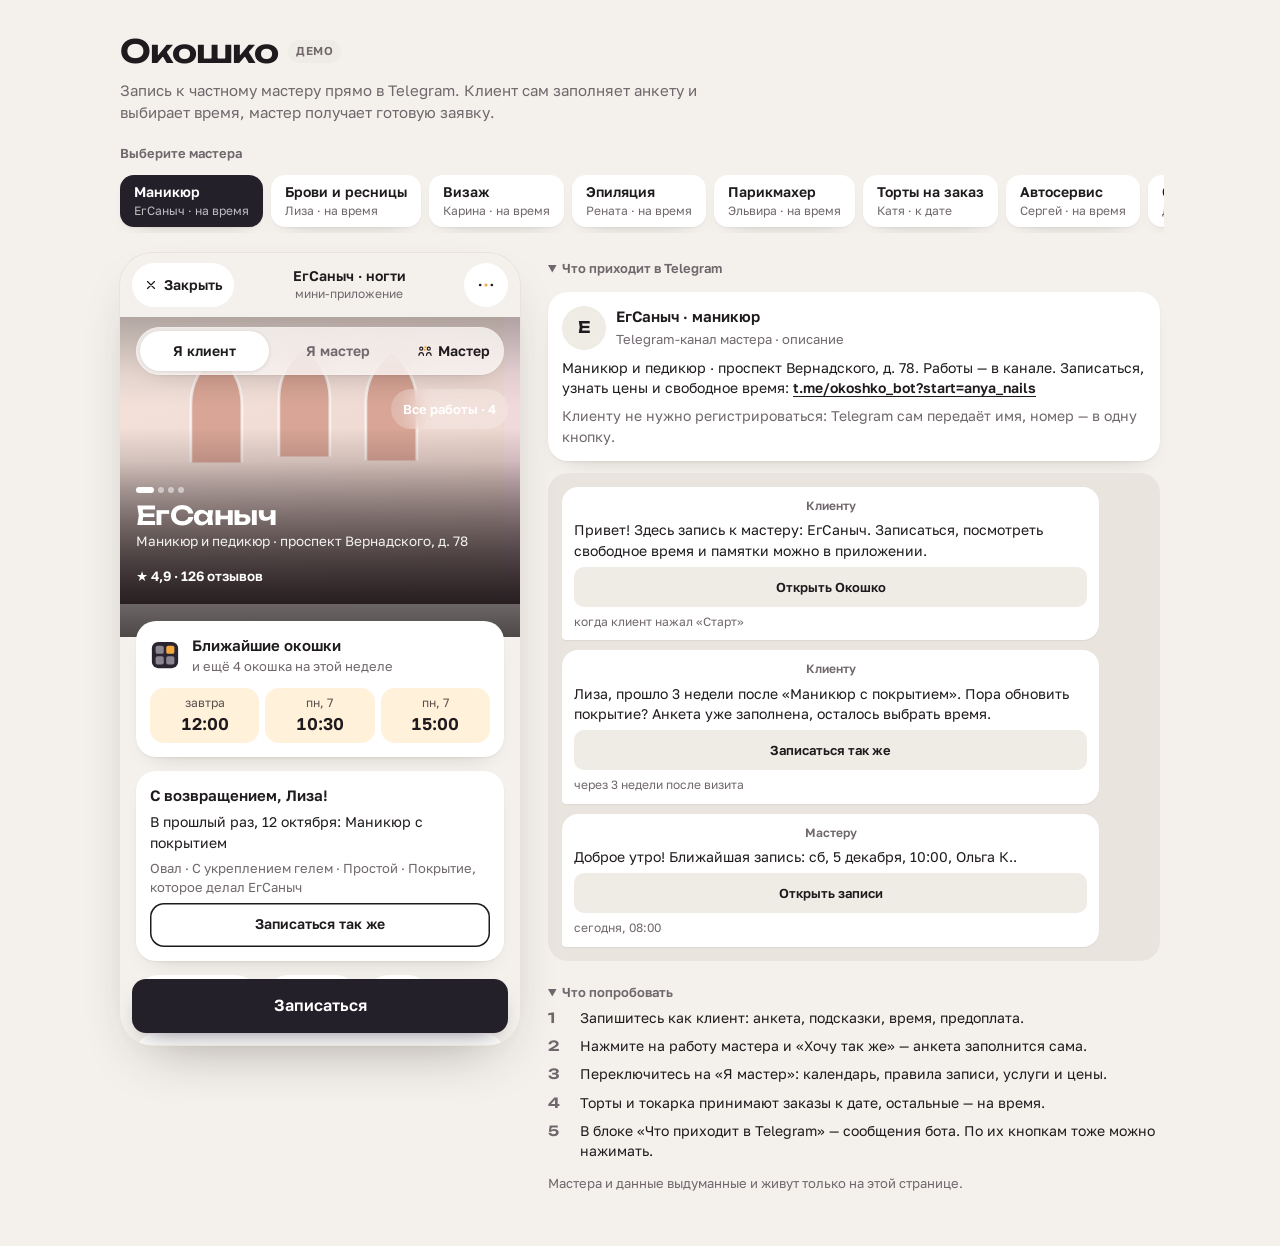
<file: dev/index.html>
<!doctype html>
<html lang="ru"><head><meta charset="utf-8"><meta name="viewport" content="width=device-width,initial-scale=1,viewport-fit=cover">
<meta http-equiv="Content-Security-Policy" content="default-src 'self'; script-src 'self' 'unsafe-inline' https://telegram.org; style-src 'self' 'unsafe-inline'; img-src 'self' data: blob:; font-src 'self'; connect-src 'self'; media-src 'self' blob:; object-src 'none'; base-uri 'none'; form-action 'none'">
<meta name="referrer" content="no-referrer">
<meta name="theme-color" content="#F5EFE9" media="(prefers-color-scheme: light)"><meta name="theme-color" content="#141017" media="(prefers-color-scheme: dark)">
<meta name="robots" content="noindex"><meta name="description" content="Окошко — запись к частному мастеру в Telegram">
<link rel="icon" href="data:image/svg+xml,%3Csvg xmlns='http://www.w3.org/2000/svg' viewBox='0 0 24 24'%3E%3Crect x='1.5' y='1.5' width='21' height='21' rx='5' fill='%232A2530'/%3E%3Crect x='4.5' y='4.5' width='6.5' height='6.5' rx='1.5' fill='%238A8590'/%3E%3Crect x='13' y='4.5' width='6.5' height='6.5' rx='1.5' fill='%23F5A93E'/%3E%3Crect x='4.5' y='13' width='6.5' height='6.5' rx='1.5' fill='%238A8590'/%3E%3Crect x='13' y='13' width='6.5' height='6.5' rx='1.5' fill='%238A8590'/%3E%3C/svg%3E">
<script src="https://telegram.org/js/telegram-web-app.js?59"></script>
</head><body>
<title>Окошко</title>
<link rel="stylesheet" href="../fonts/fonts.css">
<style>
/* ===== Окошко: единая система (образец system.html) =====
   Фон тёплый нейтральный, карточки белые r20 с одной тенью, действие — графит r14,
   свет (янтарь) — только свободное/выбранное время, знак — сетка окошек 2×2.
   Unbounded — только заголовки экранов и имя мастера. */
:root{
  --bg:#F4F1EC; --surface:#FFFFFF; --sunk:#EFEBE5; --ink:#1E1A1D; --muted:#6F676C; --line:#E8E2DB;
  --action:#24202A; --action-ink:#FFFFFF;
  --light:#F5A93E; --light-2:#FFC86B; --light-soft:#FFF1DA; --light-ink:#3A2306;
  --ok:#2E7D5B; --danger:#C2412D;
  --r-card:20px; --r-ctl:14px; --r-sm:10px;
  --shadow:0 1px 2px rgba(30,20,10,.05),0 10px 24px -18px rgba(30,20,10,.35);
  --display:"Unbounded","Golos Text",system-ui,sans-serif;
  --body:"Golos Text",system-ui,-apple-system,"Segoe UI",sans-serif;
  --accent:var(--action); --accent-ink:var(--action-ink); --accent-text:var(--ink); --accent-soft:var(--sunk);
  --win-off:url("data:image/svg+xml,%3Csvg xmlns='http://www.w3.org/2000/svg' viewBox='0 0 24 24'%3E%3Crect x='1.5' y='1.5' width='21' height='21' rx='5' fill='%232A2530'/%3E%3Cg fill='%238A8590'%3E%3Crect x='4.5' y='4.5' width='6.5' height='6.5' rx='1.5'/%3E%3Crect x='13' y='4.5' width='6.5' height='6.5' rx='1.5'/%3E%3Crect x='4.5' y='13' width='6.5' height='6.5' rx='1.5'/%3E%3Crect x='13' y='13' width='6.5' height='6.5' rx='1.5'/%3E%3C/g%3E%3C/svg%3E");
  --win-on:url("data:image/svg+xml,%3Csvg xmlns='http://www.w3.org/2000/svg' viewBox='0 0 24 24'%3E%3Crect x='1.5' y='1.5' width='21' height='21' rx='5' fill='%232A2530'/%3E%3Cg fill='%238A8590'%3E%3Crect x='4.5' y='4.5' width='6.5' height='6.5' rx='1.5'/%3E%3Crect x='4.5' y='13' width='6.5' height='6.5' rx='1.5'/%3E%3Crect x='13' y='13' width='6.5' height='6.5' rx='1.5'/%3E%3C/g%3E%3Crect x='13' y='4.5' width='6.5' height='6.5' rx='1.5' fill='%23F5A93E'/%3E%3C/svg%3E");
}
@media (prefers-color-scheme: dark){:root:not([data-theme="light"]){color-scheme:dark}}
.t-light{--bg:#F4F1EC;--surface:#FFFFFF;--sunk:#EFEBE5;--ink:#1E1A1D;--muted:#6F676C;--line:#E8E2DB;--action:#24202A;--action-ink:#FFFFFF;--light-soft:#FFF1DA;--ok:#2E7D5B;--shadow:0 1px 2px rgba(30,20,10,.05),0 10px 24px -18px rgba(30,20,10,.35);--glass:color-mix(in srgb,#FFFFFF 70%,transparent);--bubble:#FFFFFF;--feed:#E9E4DE;color-scheme:light}
.t-dark{--bg:#121014;--surface:#1D1A20;--sunk:#262229;--ink:#F3EFF1;--muted:#A79FA5;--line:#2E2A32;--action:#F3EFF1;--action-ink:#121014;--light-soft:#3A2A14;--ok:#5BC293;--danger:#F97066;--shadow:none;--glass:color-mix(in srgb,#2A2530 70%,transparent);--bubble:#1D1A20;--feed:#0C0A0E;color-scheme:dark;
  --win-off:url("data:image/svg+xml,%3Csvg xmlns='http://www.w3.org/2000/svg' viewBox='0 0 24 24'%3E%3Crect x='1.5' y='1.5' width='21' height='21' rx='5' fill='%23F1ECEF'/%3E%3Cg fill='%23C9C3BD'%3E%3Crect x='4.5' y='4.5' width='6.5' height='6.5' rx='1.5'/%3E%3Crect x='13' y='4.5' width='6.5' height='6.5' rx='1.5'/%3E%3Crect x='4.5' y='13' width='6.5' height='6.5' rx='1.5'/%3E%3Crect x='13' y='13' width='6.5' height='6.5' rx='1.5'/%3E%3C/g%3E%3C/svg%3E");
  --win-on:url("data:image/svg+xml,%3Csvg xmlns='http://www.w3.org/2000/svg' viewBox='0 0 24 24'%3E%3Crect x='1.5' y='1.5' width='21' height='21' rx='5' fill='%23F1ECEF'/%3E%3Cg fill='%23C9C3BD'%3E%3Crect x='4.5' y='4.5' width='6.5' height='6.5' rx='1.5'/%3E%3Crect x='4.5' y='13' width='6.5' height='6.5' rx='1.5'/%3E%3Crect x='13' y='13' width='6.5' height='6.5' rx='1.5'/%3E%3C/g%3E%3Crect x='13' y='4.5' width='6.5' height='6.5' rx='1.5' fill='%23F5A93E'/%3E%3C/svg%3E")}
.t-light,.t-dark{background:var(--bg);color:var(--ink);--accent:var(--action);--accent-ink:var(--action-ink);--accent-text:var(--ink);--accent-soft:var(--sunk)}
*{box-sizing:border-box}
[hidden]{display:none!important}
body{background:var(--bg);color:var(--ink);font-family:var(--body);font-size:15px;line-height:1.45;margin:0;
  padding-left:max(16px,env(safe-area-inset-left,0px));padding-right:max(16px,env(safe-area-inset-right,0px));padding-block:28px 40px}
button,input,select,textarea{font:inherit;color:inherit}
button{cursor:pointer}
button,label,summary{touch-action:manipulation;-webkit-tap-highlight-color:transparent}
:focus-visible{outline:2px solid var(--light);outline-offset:2px}
.sheet:focus,.modal:focus{outline:none}
h2{font-family:var(--display);font-weight:700;font-size:20px;line-height:1.2;letter-spacing:-.01em;margin:0;text-wrap:balance}
h3{font-size:15px;font-weight:600;margin:0;color:var(--ink)}
.muted{color:var(--muted)}
.small{font-size:13px}

/* ===== демо-обвязка вокруг телефона (тихая) ===== */
.wrap{max-width:1040px;margin:0 auto;display:flex;flex-direction:column;gap:20px}
.intro{display:flex;flex-direction:column;gap:6px;max-width:640px}
.intro h1{font-family:var(--display);font-weight:700;font-size:clamp(24px,4vw,32px);margin:0;letter-spacing:-.02em;display:flex;align-items:center;gap:10px}
.intro p{margin:0;color:var(--muted)}
.demo{font-family:var(--body);font-size:11.5px;font-weight:600;letter-spacing:.05em;text-transform:uppercase;padding:3px 8px;border-radius:99px;background:var(--sunk);color:var(--muted)}
.m-hint{display:none}
.niche-h{display:flex;flex-direction:column;gap:8px;min-width:0}
.niche-h h3{font-size:13px;color:var(--muted);font-weight:600}
.niches{display:flex;gap:8px;overflow-x:auto;padding:4px 4px 6px;margin:0 -4px;scrollbar-width:none}
.niches::-webkit-scrollbar{display:none}
.niche{flex:none;border:0;background:var(--surface);box-shadow:var(--shadow);border-radius:var(--r-ctl);padding:8px 14px;text-align:left;line-height:1.25;min-height:44px}
.niche b{display:block;font-weight:600;font-size:14px}
.niche span{font-size:12px;color:var(--muted)}
.niche[aria-pressed="true"]{background:var(--action);color:var(--action-ink)}
.niche[aria-pressed="true"] span{color:inherit;opacity:.7}
.grid{display:grid;grid-template-columns:minmax(0,400px) minmax(0,1fr);gap:28px;align-items:start}
@media (max-width:820px){.grid{grid-template-columns:minmax(0,1fr)}}
.side{display:flex;flex-direction:column;gap:16px;min-width:0}
.fold{display:flex;flex-direction:column}
.fold summary{cursor:pointer;font-size:13px;color:var(--muted);font-weight:600;padding:6px 0}
.fold-in{display:flex;flex-direction:column;gap:12px;margin-top:8px}
.badge{font-size:11px;background:var(--light);color:var(--light-ink);border-radius:99px;padding:2px 8px;margin-left:4px}
.tips{display:flex;flex-direction:column;gap:8px;padding:0;margin:0;list-style:none}
.tips li{display:grid;grid-template-columns:24px 1fr;gap:8px;font-size:14px}
.tips li b{font-family:var(--display);color:var(--muted);font-weight:600}
/* лента бота */
.chan{background:var(--surface);box-shadow:var(--shadow);border-radius:var(--r-card);padding:14px;display:flex;flex-direction:column;gap:8px}
.chan-top{display:flex;gap:10px;align-items:center}.chan-top b{display:block}
.chan p{margin:0;font-size:14px}
.feed{background:var(--feed);border-radius:var(--r-card);padding:14px;display:flex;flex-direction:column;gap:10px;max-height:min(560px,70vh);overflow-y:auto}
.msg{background:var(--bubble);border-radius:16px 16px 16px 4px;padding:10px 12px;max-width:92%;display:flex;flex-direction:column;gap:6px;font-size:14px;box-shadow:0 1px 1px rgba(0,0,0,.06)}
.msg.me{align-self:flex-end;background:var(--action);color:var(--action-ink);border-radius:16px 16px 4px 16px}
.msg .who{font-size:12px;font-weight:600;color:var(--muted)}
.msg .when{font-size:12px;color:var(--muted)}
.msg.me .when{color:inherit;opacity:.7}
.msg-btn{border:0;border-radius:var(--r-sm);background:var(--sunk);padding:8px;font-weight:600;font-size:13px;min-height:40px}
.linkbtn{border:0;background:none;padding:0;color:var(--ink);font-weight:600;text-decoration:underline;text-underline-offset:3px}

/* ===== телефон ===== */
.phone{position:relative;display:flex;flex-direction:column;height:min(800px,88vh);min-height:560px;background:var(--bg);
  border-radius:32px;overflow:hidden;box-shadow:0 0 0 1px var(--line),0 24px 60px -30px rgba(30,20,10,.45);width:100%;max-width:400px;margin:0 auto}
.tg-bar{display:flex;align-items:center;justify-content:space-between;padding:10px 12px;font-size:14px;flex:none}
.tg-bar .ttl{text-align:center;line-height:1.2}
.tg-bar .ttl b{display:block;font-weight:600}
.tg-bar .ttl small{color:var(--muted);font-size:12px}
.tg-bar .ghost{border:0;background:var(--surface);border-radius:99px;padding:0 12px;min-height:34px;font-weight:600;font-size:14px}
.t-dark .tg-bar .ghost{background:var(--sunk)}
.stage{position:relative;flex:1;min-height:0;display:flex;flex-direction:column}
.screen{flex:1;min-height:0;overflow-y:auto;padding:16px;display:flex;flex-direction:column;gap:14px;overscroll-behavior:contain}
.screen>*{flex-shrink:0}
.stage .screen{--pt:66px;padding-top:var(--pt);padding-bottom:calc(var(--fh,0px) + 16px);scroll-padding-top:var(--pt)}
.stage.noroles .screen{--pt:12px}
/* переключатель «клиент / мастер» и выбор мастера — стекло сверху */
.roles{position:absolute;top:10px;left:16px;right:16px;z-index:6;display:grid;grid-template-columns:1fr 1fr auto;gap:4px;padding:4px;border-radius:99px;
  background:var(--glass);-webkit-backdrop-filter:blur(20px) saturate(1.6);backdrop-filter:blur(20px) saturate(1.6);box-shadow:var(--shadow),inset 0 0 0 .5px rgba(255,255,255,.35)}
.t-dark .roles{box-shadow:inset 0 0 0 1px var(--line)}
.roles button{border:0;background:none;border-radius:99px;min-height:40px;padding:0 12px;font-weight:600;color:var(--muted);font-size:14px}
.roles button[aria-pressed="true"]{background:var(--surface);color:var(--ink);box-shadow:0 1px 4px rgba(0,0,0,.12)}
.t-dark .roles button[aria-pressed="true"]{background:var(--sunk)}
.roles .who-btn{display:flex;align-items:center;gap:6px;color:var(--ink);padding:0 10px 0 12px}
.roles .who-btn svg{width:14px;height:14px}
/* нижняя кнопка — парит сама, без подложки */
.foot{position:absolute;left:12px;right:12px;bottom:12px;z-index:6;display:flex;flex-direction:column;gap:8px}
.foot:empty{display:none}
.foot.has-back{display:grid;grid-template-columns:auto minmax(0,1fr);gap:8px;align-items:end}
.foot.has-back>.foot-note{grid-column:1/-1;order:-1}
.foot.has-back>.foot-row{min-width:0}
.foot.tg-hide.has-back{grid-template-columns:1fr}
.foot.tg-hide .back-btn{width:100%;justify-content:center}
.main-btn{position:relative;width:100%;border:0;border-radius:var(--r-ctl);min-height:54px;padding:0 16px;background:var(--action);color:var(--action-ink);font-weight:600;font-size:16px;box-shadow:0 12px 26px -14px rgba(20,10,20,.6);transition:transform .12s}
.t-dark .main-btn{box-shadow:0 12px 26px -12px rgba(0,0,0,.8)}
.main-btn:disabled{background:var(--sunk);color:var(--muted);box-shadow:none;cursor:not-allowed}
.back-btn{display:flex;align-items:center;gap:4px;height:54px;padding:0 14px 0 10px;border:0;border-radius:var(--r-ctl);font-weight:600;color:var(--ink);
  background:var(--glass);-webkit-backdrop-filter:blur(20px);backdrop-filter:blur(20px);box-shadow:var(--shadow)}
.t-dark .back-btn{box-shadow:inset 0 0 0 1px var(--line)}
.back-btn svg{flex:none}
@media (max-width:360px){.back-btn span{display:none}.back-btn{padding:0 16px}}
.foot-row{display:flex;gap:8px}
.foot-row .skip{flex:none;border:0;border-radius:var(--r-ctl);padding:0 16px;font-weight:600;background:var(--glass);-webkit-backdrop-filter:blur(20px);backdrop-filter:blur(20px);box-shadow:var(--shadow)}
.foot-note{margin:0;font-size:13px;color:var(--muted);text-align:center;border-radius:16px;padding:8px 12px;background:var(--glass);-webkit-backdrop-filter:blur(20px);backdrop-filter:blur(20px)}
.foot-note.fsum{display:flex;justify-content:space-between;gap:12px;text-align:left;color:var(--ink);font-size:14px;box-shadow:var(--shadow)}
.t-dark .foot-note.fsum{box-shadow:inset 0 0 0 1px var(--line)}
.foot-note.fsum b{font-variant-numeric:tabular-nums;white-space:nowrap}
.foot-note.fsum span::first-letter{text-transform:uppercase}
.main-btn:active,.btn2:active,.svc2:active,.optc:active,.slot:active,.qbtn:active,.day:active{transform:scale(.97)}
.btn2,.svc2,.optc,.slot,.qbtn,.day{transition:transform .12s,background .15s,box-shadow .15s}
.main-btn.bump{animation:bump .36s cubic-bezier(.22,1,.36,1)}
@keyframes bump{40%{transform:scale(1.03)}}
.pdelta{position:absolute;right:14px;top:-12px;font-size:12.5px;font-weight:700;padding:3px 9px;border-radius:99px;background:var(--light-soft);color:var(--ink);pointer-events:none;animation:pdelta 1.4s ease-out forwards}
@keyframes pdelta{0%{opacity:0;transform:translateY(6px)}15%{opacity:1;transform:none}75%{opacity:1}100%{opacity:0;transform:translateY(-6px)}}
.toast{position:absolute;left:16px;right:16px;bottom:calc(var(--fh,0px) + 24px);background:var(--action);color:var(--action-ink);padding:11px 14px;border-radius:var(--r-ctl);font-size:14px;z-index:9}
.screen.enter-f{animation:scrF .28s cubic-bezier(.22,1,.36,1)}
.screen.enter-b{animation:scrB .28s cubic-bezier(.22,1,.36,1)}
@keyframes scrF{from{opacity:0;transform:translateX(18px)}to{opacity:1;transform:none}}
@keyframes scrB{from{opacity:0;transform:translateX(-18px)}to{opacity:1;transform:none}}

/* ===== общие элементы ===== */
.list{display:flex;flex-direction:column;gap:8px}
.sec-h{display:flex;justify-content:space-between;align-items:center;gap:8px}
.btn2{border:0;background:var(--sunk);border-radius:var(--r-ctl);padding:0 16px;min-height:44px;font-size:14px;font-weight:600}
.btn2.acc{background:var(--surface);box-shadow:inset 0 0 0 1.5px var(--ink)}
.btn2.fill{background:var(--action);color:var(--action-ink)}
.row-btns{display:flex;gap:8px;flex-wrap:wrap}
.row-btns .btn2{flex:1 1 auto}
.back{align-self:flex-start;border:0;background:none;color:var(--ink);padding:6px 0;font-weight:600;text-decoration:underline;text-underline-offset:3px;min-height:44px}
.tag{font-size:13px;padding:0 12px;min-height:36px;border-radius:99px;border:0;background:var(--surface);box-shadow:var(--shadow);color:var(--ink)}
.t-dark .tag{background:var(--sunk)}
.links{display:flex;gap:8px;flex-wrap:wrap}
.pill{font-size:11.5px;font-weight:700;letter-spacing:.03em;text-transform:uppercase;padding:3px 8px;border-radius:99px;background:var(--light-soft);color:var(--ink)}
.note{background:var(--surface);border-radius:var(--r-ctl);padding:12px 14px;font-size:13px;color:var(--muted);box-shadow:var(--shadow)}
.t-dark .note{box-shadow:inset 0 0 0 1px var(--line)}
.total{display:flex;justify-content:space-between;font-weight:600;font-variant-numeric:tabular-nums}
.sum{width:100%;display:flex;flex-direction:column;background:var(--surface);border-radius:var(--r-card);padding:4px 16px;box-shadow:var(--shadow)}
.t-dark .sum{box-shadow:inset 0 0 0 1px var(--line)}
.kv{display:flex;justify-content:space-between;gap:12px;font-size:14px;padding:11px 0}
.kv+.kv{box-shadow:inset 0 1px 0 var(--line)}
.kv span:first-child{color:var(--muted)}
.kv span:last-child{text-align:right;font-weight:500}
.prog{display:flex;flex-direction:column;gap:6px}
.prog .bar{height:4px;border-radius:4px;background:var(--line);overflow:hidden}
.prog .bar i{display:block;height:100%;background:var(--ink);border-radius:4px;transition:width .25s}
.prog span{font-size:12.5px;color:var(--muted)}
.made{margin:0;text-align:center;font-size:12px;color:var(--muted)}
.ferr{font-size:13px;color:var(--danger)}
/* знак: сетка окошек */
.win{display:inline-block;flex:none;width:28px;height:28px;background:var(--win-off) center/contain no-repeat;border-radius:0;box-shadow:none}
.win.on{background-image:var(--win-on)}
.cw{display:inline-block;width:14px;height:14px;margin-right:6px;vertical-align:-2px;background:var(--win-off) center/contain no-repeat;transition:filter .3s}
.cw.on{background-image:var(--win-on)}
@keyframes cwon{0%{transform:scale(.5)}60%{transform:scale(1.25)}100%{transform:scale(1)}}
.hint-btn.got{animation:got .6s cubic-bezier(.34,1.56,.64,1)}
.hint-btn.got .cw{animation:cwon .7s ease-out}
@keyframes got{0%{transform:scale(.92)}45%{transform:scale(1.08)}100%{transform:scale(1)}}

/* ===== главная клиента ===== */
.hero{position:relative;margin:calc(-1 * var(--pt,16px)) -16px 0;height:min(320px,50vh);flex:none;overflow:hidden;background:var(--sunk)}
.hslides{display:flex;height:100%;overflow-x:auto;scroll-snap-type:x mandatory;scrollbar-width:none}
.hslides::-webkit-scrollbar{display:none}
.hslide{flex:0 0 100%;height:100%;scroll-snap-align:start;border:0;padding:0;background:none;display:block;position:relative}
.hslide.cover{display:grid;place-items:center;background:linear-gradient(160deg,#3B3540,#1E1A1D)}
.hini{width:92px;height:92px;border-radius:50%;background:rgba(255,255,255,.9);color:#1E1A1D;display:grid;place-items:center;font:700 34px/1 var(--display);overflow:hidden;margin-bottom:56px}
.hini img{width:100%;height:100%;object-fit:cover}
.hero::after{content:"";position:absolute;inset:0;pointer-events:none;background:linear-gradient(180deg,rgba(0,0,0,.18) 0,rgba(0,0,0,0) 28%,rgba(0,0,0,0) 45%,rgba(15,8,12,.72) 100%)}
.hcap{position:absolute;left:16px;right:16px;bottom:38px;z-index:2;color:#fff;display:flex;flex-direction:column;align-items:flex-start;gap:3px;pointer-events:none}
.hcap>*{pointer-events:auto}
.hcap h1{font:700 26px/1.06 var(--display);letter-spacing:-.02em;margin:0;text-wrap:balance}
.hcap p{margin:0;font-size:13.5px;opacity:.92;display:-webkit-box;-webkit-line-clamp:2;-webkit-box-orient:vertical;overflow:hidden}
.hrate{border:0;background:none;color:#fff;padding:2px 0;min-height:28px;font-size:13.5px;font-weight:600}
.hdots{display:flex;gap:4px;margin-bottom:6px}.hdots i{width:6px;height:6px;border-radius:3px;background:rgba(255,255,255,.5);transition:width .2s}.hdots i.on{width:18px;background:#fff}
.hall{position:absolute;right:12px;bottom:40px;z-index:2;border:0;border-radius:99px;padding:0 12px;min-height:34px;background:rgba(255,255,255,.22);-webkit-backdrop-filter:blur(10px);backdrop-filter:blur(10px);color:#fff;font-size:13px;font-weight:600}
.lit{display:flex;align-items:center;gap:12px;width:100%;text-align:left;border:0;background:var(--surface);border-radius:var(--r-card);padding:14px;box-shadow:var(--shadow)}
.t-dark .lit{box-shadow:inset 0 0 0 1px var(--line)}
.hero+.lit{position:relative;z-index:3;margin-top:-30px}
.lit .win{width:30px;height:30px}
.lit b{display:block;font-weight:600;font-size:15px}
.lit>span>span{display:block;font-size:13px;color:var(--muted)}
.lit.qnear{flex-direction:column;align-items:stretch;gap:12px;cursor:default}
.near-h{display:flex;align-items:center;gap:12px}
.near-h>span>span{display:block;font-size:13px;color:var(--muted)}
.qt{display:grid;grid-template-columns:repeat(3,1fr);gap:6px}
.qbtn{border:0;background:var(--light-soft);border-radius:var(--r-ctl);min-height:54px;padding:6px 4px;display:flex;flex-direction:column;align-items:center;justify-content:center;gap:1px}
.t-dark .qbtn{color:#FFDCA6}
.qbtn small{font-size:12px;opacity:.75}
.qbtn b{font-size:17px;font-weight:600;font-variant-numeric:tabular-nums}
.rev{background:var(--surface);border-radius:var(--r-card);padding:14px;display:flex;flex-direction:column;gap:6px;font-size:14px;box-shadow:var(--shadow)}
.t-dark .rev{box-shadow:inset 0 0 0 1px var(--line)}
.rev b{font-size:13px}
.rev .st{color:var(--light);letter-spacing:1px;font-size:12px}
.rev.back-card{background:var(--surface)}
.memo{display:flex;gap:12px;align-items:center;width:100%;text-align:left;background:var(--surface);border:0;border-radius:var(--r-card);padding:14px;box-shadow:var(--shadow)}
.t-dark .memo{box-shadow:inset 0 0 0 1px var(--line)}
.memo .q{flex:none;width:30px;height:30px;background:var(--win-on) center/contain no-repeat;font-size:0;color:transparent}
.svc{display:flex;justify-content:space-between;gap:12px;width:100%;text-align:left;background:var(--surface);border:0;border-radius:var(--r-ctl);padding:14px;box-shadow:var(--shadow)}
.t-dark .svc{box-shadow:inset 0 0 0 1px var(--line)}
.svc .nm{font-weight:600}
.svc .pr{text-align:right;white-space:nowrap;font-variant-numeric:tabular-nums}
/* услуги карточками */
.svc2{display:grid;grid-template-columns:1fr auto;gap:4px 12px;width:100%;text-align:left;background:var(--surface);border:0;border-radius:var(--r-card);padding:14px;box-shadow:var(--shadow)}
.t-dark .svc2{box-shadow:inset 0 0 0 1px var(--line)}
.svc2 .nm{font-weight:600}
.svc2 .pr{font-weight:600;font-variant-numeric:tabular-nums;text-align:right;white-space:nowrap}
.svc2 .meta{grid-column:1/-1;display:flex;flex-wrap:wrap;gap:4px 10px;font-size:13px;color:var(--muted);align-items:center}
.list.svcs{gap:8px}
.svcs .svc2{grid-template-columns:52px minmax(0,1fr) auto;gap:2px 12px;align-items:center;padding:10px 14px 10px 10px}
.svcs .sth{grid-row:1/3;width:52px;height:52px;border-radius:14px;overflow:hidden;display:block}
.svcs .sth .art{aspect-ratio:auto;width:52px;height:52px;border-radius:14px}
.svcs .sth .art .nails{width:80%}
.svcs .sth .art>svg{width:52%}
.sth-ph{width:100%;height:100%;display:grid;place-items:center;background:var(--sunk);color:var(--muted);font:700 20px/1 var(--display);border-radius:14px}
.svcs .svc2 .nm{align-self:end;font-size:15px}
.svcs .svc2 .pr{align-self:end;display:flex;align-items:center;gap:6px}
.svcs .svc2 .pr::after{content:"";width:7px;height:7px;border-right:2px solid var(--muted);border-top:2px solid var(--muted);transform:rotate(45deg);margin-left:2px}
.svcs .svc2 .meta{grid-column:2/-1;align-self:start}
.nchip{display:inline-flex;align-items:center;gap:6px;color:var(--muted)}
.nchip::before{content:"";width:7px;height:7px;border-radius:50%;background:var(--light)}
.nnone{color:var(--muted)}
.near{font-size:13px;color:var(--muted)}
/* картинки работ */
.art{aspect-ratio:4/5;width:100%;max-width:100%;border-radius:var(--r-ctl);display:grid;place-items:center;overflow:hidden;position:relative}
.art img{width:100%;height:100%;object-fit:cover}
.art svg{width:46%;height:auto}
.art .nails{display:flex;gap:6%;width:76%;align-items:flex-end;justify-content:center}
.art .nails svg{width:30%}
.art.lg{border-radius:var(--r-card);max-height:300px;aspect-ratio:auto;height:260px}
.art.hero{aspect-ratio:auto;height:100%;border-radius:0}
.art.hero .nails{width:62%;margin-bottom:22%}
.art.hero>svg{width:34%;margin-bottom:18%}
.arch,.art.arch{border-radius:var(--r-ctl);overflow:hidden}
.works{display:flex;gap:10px;overflow-x:auto;margin-inline:-16px;padding:4px 16px;scrollbar-width:none}
.work{flex:none;width:128px;border:0;background:none;padding:0;text-align:left;display:flex;flex-direction:column;gap:6px}
.work b{font-size:13px;font-weight:600;line-height:1.3}
.work span{font-size:12px;color:var(--muted);font-variant-numeric:tabular-nums}
.wtiles{display:grid;grid-template-columns:repeat(2,1fr);gap:10px}
.wtiles .work{width:auto}
/* старые блоки главной на всякий случай */
.facade{display:grid;grid-template-columns:1fr 1.25fr 1fr;gap:10px;align-items:end}
.facade.one{grid-template-columns:minmax(0,62%);justify-content:center}
.fwork{border:0;background:none;padding:0;display:block;min-width:0}
.who{display:flex;flex-direction:column;align-items:center;gap:4px;text-align:center}
.who h1{font:700 23px/1.15 var(--display);margin:0}
.who p{margin:0;color:var(--muted);font-size:14px}
.rate{border:0;background:none;padding:0;color:var(--muted);font-size:13px;cursor:pointer}
.allworks{align-self:center}
.cover{position:relative;overflow:hidden;background:linear-gradient(160deg,#3B3540,#1E1A1D)}
.cover.cv-photo{background-size:cover;background-position:center}

/* ===== анкета ===== */
.qtitle{display:flex;flex-direction:column;gap:6px}
.qhead{display:flex;justify-content:space-between;align-items:center;gap:8px;flex-wrap:wrap;row-gap:8px}
.qhead h2{font-size:22px}
.picked{font-size:13px;color:var(--muted)}
.mini{display:flex;gap:6px;flex-wrap:wrap}
.hint-btn{border:0;background:var(--light-soft);color:var(--ink);border-radius:99px;padding:0 14px;min-height:36px;font-size:13.5px;font-weight:600;display:inline-flex;align-items:center}
.t-dark .hint-btn{color:#FFE3B8}
.opts{display:flex;flex-direction:column;gap:8px}
.opts.grid2{display:grid;grid-template-columns:1fr 1fr}
.optc{display:flex;gap:12px;align-items:center;text-align:left;border:0;background:var(--surface);border-radius:var(--r-card);padding:14px;width:100%;box-shadow:var(--shadow);position:relative}
.t-dark .optc{box-shadow:inset 0 0 0 1px var(--line)}
.opts .optc::before{content:"";flex:none;width:22px;height:22px;border-radius:50%;box-shadow:inset 0 0 0 2px var(--line)}
.optc[aria-pressed="true"]{box-shadow:inset 0 0 0 2px var(--ink),var(--shadow)}
.opts .optc[aria-pressed="true"]::before{box-shadow:inset 0 0 0 7px var(--ink)}
.optc.pic{flex-direction:column;align-items:flex-start;gap:8px}
.opts .optc.pic::before{position:absolute;top:12px;right:12px}
.optc svg{width:30px;height:48px;flex:none}
.optc svg path{fill:var(--sunk);stroke:var(--ink);stroke-width:2}
.optc b{display:block;font-weight:600;font-size:15px}
.optc span{display:block;font-size:13px;color:var(--muted);line-height:1.35}
.optc .add{color:var(--ink);font-weight:600;font-size:13px}
.chips{display:flex;flex-wrap:wrap;gap:8px}
.chip{border:0;background:var(--surface);box-shadow:var(--shadow);border-radius:var(--r-ctl);padding:0 14px;min-height:44px;font-size:14px}
.chip[aria-pressed="true"]{background:var(--action);color:var(--action-ink)}
.tinput{border:0;background:var(--surface);box-shadow:inset 0 0 0 1px var(--line);border-radius:var(--r-ctl);padding:13px 14px;width:100%}
.drop{display:flex;align-items:center;gap:12px;border:0;border-radius:var(--r-card);padding:16px;cursor:pointer;background:var(--surface);box-shadow:inset 0 0 0 1.5px var(--line);position:relative}
.drop-txt{display:flex;flex-direction:column;gap:2px}
.drop img{width:52px;height:52px;object-fit:cover;border-radius:var(--r-sm)}
.drop input{position:absolute;opacity:0;width:1px;height:1px}
.drop:focus-within,.addph:focus-within,label.btn2:focus-within{outline:2px solid var(--light);outline-offset:2px}

/* ===== выбор времени ===== */
.days{display:flex;gap:6px;overflow-x:auto;margin-inline:-16px;padding:4px 16px 6px;scrollbar-width:none}
.days::-webkit-scrollbar{display:none}
.day{flex:none;width:52px;border:0;background:var(--surface);border-radius:var(--r-ctl);padding:8px 0 7px;display:flex;flex-direction:column;align-items:center;gap:5px;line-height:1;box-shadow:var(--shadow);color:var(--ink)}
.t-dark .day{box-shadow:inset 0 0 0 1px var(--line)}
.day small{font-size:12px;color:var(--muted)}
.day b{font-size:16px;font-weight:700;font-variant-numeric:tabular-nums}
.day .win{width:22px;height:22px}
.day[aria-pressed="true"]{background:var(--action);color:var(--action-ink)}
.day[aria-pressed="true"] small{color:inherit;opacity:.7}
.t-light .day[aria-pressed="true"]{--win-off:url("data:image/svg+xml,%3Csvg xmlns='http://www.w3.org/2000/svg' viewBox='0 0 24 24'%3E%3Crect x='1.5' y='1.5' width='21' height='21' rx='5' fill='%23F1ECEF'/%3E%3Cg fill='%23C9C3BD'%3E%3Crect x='4.5' y='4.5' width='6.5' height='6.5' rx='1.5'/%3E%3Crect x='13' y='4.5' width='6.5' height='6.5' rx='1.5'/%3E%3Crect x='4.5' y='13' width='6.5' height='6.5' rx='1.5'/%3E%3Crect x='13' y='13' width='6.5' height='6.5' rx='1.5'/%3E%3C/g%3E%3C/svg%3E");--win-on:url("data:image/svg+xml,%3Csvg xmlns='http://www.w3.org/2000/svg' viewBox='0 0 24 24'%3E%3Crect x='1.5' y='1.5' width='21' height='21' rx='5' fill='%23F1ECEF'/%3E%3Cg fill='%23C9C3BD'%3E%3Crect x='4.5' y='4.5' width='6.5' height='6.5' rx='1.5'/%3E%3Crect x='4.5' y='13' width='6.5' height='6.5' rx='1.5'/%3E%3Crect x='13' y='13' width='6.5' height='6.5' rx='1.5'/%3E%3C/g%3E%3Crect x='13' y='4.5' width='6.5' height='6.5' rx='1.5' fill='%23F5A93E'/%3E%3C/svg%3E")}
.t-dark .day[aria-pressed="true"]{--win-off:url("data:image/svg+xml,%3Csvg xmlns='http://www.w3.org/2000/svg' viewBox='0 0 24 24'%3E%3Crect x='1.5' y='1.5' width='21' height='21' rx='5' fill='%232A2530'/%3E%3Cg fill='%238A8590'%3E%3Crect x='4.5' y='4.5' width='6.5' height='6.5' rx='1.5'/%3E%3Crect x='13' y='4.5' width='6.5' height='6.5' rx='1.5'/%3E%3Crect x='4.5' y='13' width='6.5' height='6.5' rx='1.5'/%3E%3Crect x='13' y='13' width='6.5' height='6.5' rx='1.5'/%3E%3C/g%3E%3C/svg%3E");--win-on:url("data:image/svg+xml,%3Csvg xmlns='http://www.w3.org/2000/svg' viewBox='0 0 24 24'%3E%3Crect x='1.5' y='1.5' width='21' height='21' rx='5' fill='%232A2530'/%3E%3Cg fill='%238A8590'%3E%3Crect x='4.5' y='4.5' width='6.5' height='6.5' rx='1.5'/%3E%3Crect x='4.5' y='13' width='6.5' height='6.5' rx='1.5'/%3E%3Crect x='13' y='13' width='6.5' height='6.5' rx='1.5'/%3E%3C/g%3E%3Crect x='13' y='4.5' width='6.5' height='6.5' rx='1.5' fill='%23F5A93E'/%3E%3C/svg%3E")}
.day:disabled{opacity:.45;box-shadow:none;background:transparent;cursor:not-allowed}
.part{display:flex;flex-direction:column;gap:8px}
.part h4{margin:0;font-size:13px;font-weight:600;color:var(--muted)}
.slots{display:grid;grid-template-columns:repeat(3,1fr);gap:8px}
.slots.wins{grid-template-columns:1fr}
.slot{border:0;background:var(--surface);border-radius:var(--r-ctl);min-height:48px;padding:0;font-weight:600;font-size:16px;font-variant-numeric:tabular-nums;box-shadow:var(--shadow);color:var(--ink)}
.t-dark .slot{box-shadow:inset 0 0 0 1px var(--line)}
.slots.wins .slot{padding:14px}
.slot[aria-pressed="true"]{background:radial-gradient(120% 120% at 50% 80%,#FFE7B5 0,var(--light-2) 55%,var(--light) 100%);color:var(--light-ink);box-shadow:0 8px 20px -10px rgba(245,169,62,.95)}

/* ===== контакты ===== */
.field{display:flex;flex-direction:column;gap:6px}
.field label{font-size:13px;color:var(--muted)}
.field input,.field textarea,.field select{border:0;background:var(--surface);box-shadow:inset 0 0 0 1px var(--line);border-radius:var(--r-ctl);padding:13px 14px;width:100%}
.share{border:0;background:var(--surface);box-shadow:inset 0 0 0 1.5px var(--ink);border-radius:var(--r-ctl);padding:12px;font-weight:600}
.share.big{display:flex;flex-direction:column;align-items:center;gap:2px;width:100%;padding:14px;background:var(--action);color:var(--action-ink);box-shadow:none;font-size:16px}
.share.big span{font-size:12.5px;font-weight:400;opacity:.8}

/* ===== «Вы записаны» ===== */
.done{display:flex;flex-direction:column;gap:12px;align-items:center;text-align:center}
.done .sum,.done>p{align-self:stretch}
.done>p{text-align:center}
.done h2{font-size:22px}
.done .row-btns{justify-content:center;align-self:stretch}
.bigwin{flex:none;display:flex;flex-direction:column;align-items:center;gap:2px;padding-top:132px;position:relative;color:var(--ink);margin-top:6px}
.bigwin::before,.bigwin::after{content:"";position:absolute;top:0;left:50%;width:120px;height:120px;margin-left:-60px;background:var(--win-off) center/contain no-repeat;transition:opacity .9s cubic-bezier(.22,1,.36,1),transform .9s cubic-bezier(.22,1,.36,1)}
.bigwin::after{background-image:var(--win-on);opacity:0;transform:scale(.96)}
.bigwin.on::after{opacity:1;transform:none}
.bigwin.half.on::after{opacity:.75}
.bigwin .d{font-size:13px;color:var(--muted)}
.bigwin .tm{font:700 30px/1.1 var(--display);letter-spacing:-.02em;font-variant-numeric:tabular-nums;text-wrap:balance}
.check{width:56px;height:56px;border-radius:50%;background:var(--light-soft);display:grid;place-items:center;font-size:26px;font-weight:600}

/* ===== всплывающие окна ===== */
.sheet-back{position:absolute;inset:0;background:rgba(15,10,14,.45);display:flex;align-items:flex-end;z-index:8}
.sheet{background:var(--bg);width:100%;max-height:86%;overflow-y:auto;border-radius:24px 24px 0 0;padding:10px 16px max(20px,calc(env(safe-area-inset-bottom,0px) + 12px));display:flex;flex-direction:column;gap:14px;animation:up .22s cubic-bezier(.22,1,.36,1);overscroll-behavior:contain}
.sheet>*,.modal>*{flex-shrink:0}
.grab{width:40px;height:5px;border-radius:5px;background:var(--line);align-self:center}
@keyframes up{from{transform:translateY(30px)}}
.modal-back{position:absolute;inset:0;background:rgba(15,10,14,.5);display:grid;place-items:center;padding:16px;z-index:8}
.modal{background:var(--surface);border-radius:24px;padding:18px;display:flex;flex-direction:column;gap:12px;width:100%;max-width:340px;max-height:100%;overflow-y:auto;box-shadow:0 24px 60px -24px rgba(0,0,0,.5);animation:pop .18s ease-out}
.modal .art{aspect-ratio:auto;height:clamp(80px,20vh,150px);border-radius:var(--r-ctl);flex:none}
.modal h2{font-size:19px}
.modal p{margin:0;color:var(--muted);font-size:14px}
.modal .btns{display:flex;flex-direction:column;gap:8px}
.modal .no{border:0;background:none;color:var(--muted);padding:6px;font-weight:600;min-height:44px}
@keyframes pop{from{transform:scale(.95);opacity:.7}}
.modal.pop{gap:14px}
.pop-row{display:flex;gap:12px;align-items:flex-start;justify-content:space-between}
.pop-tag{display:inline-block;font-size:12px;font-weight:600;background:var(--light-soft);border-radius:99px;padding:3px 10px;margin-bottom:6px}
.modal .art.pop-pic{flex:none;width:72px;height:88px}
.pop-list{margin:0;padding-left:20px;display:flex;flex-direction:column;gap:4px;font-size:15px}
.pop-works{display:grid;grid-template-columns:repeat(2,1fr);gap:8px}
.modal .pop-works .art{height:auto;aspect-ratio:1}
.pop-more{background:var(--sunk);color:var(--muted);font-weight:600;font-size:18px}
/* совет мастера (сторис) */
.story{gap:12px}
.st-bars{display:flex;gap:4px}
.st-bars i{flex:1;height:3px;border-radius:3px;background:var(--line);overflow:hidden;position:relative}
.st-bars i.done{background:var(--ink)}
.st-bars i.now::after{content:"";position:absolute;inset:0;background:var(--ink);transform-origin:left;animation:stbar .45s ease-out forwards}
@keyframes stbar{from{transform:scaleX(0)}to{transform:scaleX(1)}}
.st-slide{display:flex;flex-direction:column;gap:10px;animation:stin .32s cubic-bezier(.22,1,.36,1)}
@keyframes stin{from{opacity:0;transform:translateX(18px)}to{opacity:1;transform:none}}
.st-head{display:flex;align-items:center;gap:8px;font-size:13px;font-weight:600}
.st-ico{width:28px;height:28px;flex:none;background:var(--win-on) center/contain no-repeat}
.st-ico svg{display:none}
.st-cnt{margin-left:auto;color:var(--muted);font-weight:500;font-variant-numeric:tabular-nums}
.st-sh{list-style:none;margin:0;padding:0;display:flex;flex-direction:column;gap:2px}
.st-shrow{display:grid;grid-template-columns:22px minmax(0,1fr) auto;gap:12px;align-items:center;width:100%;text-align:left;border:0;background:none;padding:8px 6px;border-radius:12px;color:var(--ink)}
button.st-shrow[aria-pressed="true"]{background:var(--sunk)}
.st-shrow svg{width:22px;height:36px}
.st-shrow svg path{fill:var(--sunk);stroke:var(--ink);stroke-width:2.4}
.st-shrow b{display:block;font-size:14px;font-weight:600}
.st-shrow small{display:block;font-size:12.5px;color:var(--muted);line-height:1.35}
.st-mark{font-style:normal;width:22px;height:22px;border-radius:50%;box-shadow:inset 0 0 0 1.5px var(--line);display:grid;place-items:center;font-size:12px;color:var(--action-ink)}
button.st-shrow[aria-pressed="true"] .st-mark{background:var(--ink);box-shadow:none}
.st-list{list-style:none;margin:0;padding:0;display:flex;flex-direction:column;gap:10px}
.st-list li{display:grid;grid-template-columns:16px 1fr;gap:8px;font-size:14px;line-height:1.4}
.st-list .cw{margin:3px 0 0}
.st-more{align-self:flex-start;padding:4px 0;min-height:44px}
.st-nav{display:flex;gap:8px}
.st-nav .back-btn{height:54px;padding:0 14px;background:var(--sunk);box-shadow:none}
.st-nav .main-btn{flex:1}
.st-off{font-size:13px;min-height:44px}
/* шторки: памятки, работы, карточка клиента, тарифы */
.shapes{display:grid;grid-template-columns:repeat(auto-fill,minmax(150px,1fr));gap:10px}
.shape{display:flex;gap:10px;align-items:flex-start;background:var(--surface);border-radius:var(--r-ctl);padding:10px}
.shape svg{flex:none;width:30px;height:48px}
.shape svg path{fill:var(--sunk);stroke:var(--ink);stroke-width:2}
.shape b{display:block;font-size:14px}
.shape span{font-size:12.5px;color:var(--muted)}
.hitem{display:flex;flex-direction:column;gap:2px;padding:10px 0;border-bottom:1px solid var(--line)}
.hitem:last-child{border:0}
.hitem span{color:var(--muted);font-size:14px}
.chead{display:flex;gap:12px;align-items:center}
.chead .ava{display:grid;place-items:center;font-weight:700;font-size:20px;background:var(--sunk);color:var(--ink)}
.cstats{display:grid;grid-template-columns:repeat(3,1fr);gap:6px}
.cstats div{display:flex;flex-direction:column;gap:2px;padding:10px;border-radius:var(--r-ctl);background:var(--surface);min-width:0}
.cstats b{font-size:15px;font-variant-numeric:tabular-nums;overflow-wrap:anywhere}.cstats span{font-size:12px;color:var(--muted)}
/* выбор мастера (демо) */
.mlist{display:flex;flex-direction:column;background:var(--surface);border-radius:var(--r-card);overflow:hidden}
.mrow{display:flex;align-items:center;gap:12px;padding:10px 14px;border:0;background:none;text-align:left;width:100%;min-height:56px;position:relative}
.mrow+.mrow::before{content:"";position:absolute;top:0;left:62px;right:0;height:1px;background:var(--line)}
.mrow .mava{width:36px;height:36px;border-radius:50%;flex:none;display:grid;place-items:center;background:var(--sunk);font-weight:700}
.mrow b{display:block;font-size:15px}
.mrow small{display:block;font-size:13px;color:var(--muted)}
.mrow[aria-current="true"]::after{content:"";width:16px;height:12px;margin-left:auto;background:currentColor;-webkit-mask:url("data:image/svg+xml,%3Csvg xmlns='http://www.w3.org/2000/svg' viewBox='0 0 16 12'%3E%3Cpath d='M1.5 6l4 4 9-8.5' fill='none' stroke='black' stroke-width='2.2' stroke-linecap='round' stroke-linejoin='round'/%3E%3C/svg%3E") center/contain no-repeat;mask:url("data:image/svg+xml,%3Csvg xmlns='http://www.w3.org/2000/svg' viewBox='0 0 16 12'%3E%3Cpath d='M1.5 6l4 4 9-8.5' fill='none' stroke='black' stroke-width='2.2' stroke-linecap='round' stroke-linejoin='round'/%3E%3C/svg%3E") center/contain no-repeat}
.mrow>span{flex:1;min-width:0}

/* ===== кабинет мастера ===== */
.tabs{display:grid;grid-template-columns:repeat(4,minmax(0,1fr));gap:4px;background:var(--sunk);border-radius:var(--r-ctl);padding:4px}
.tabs button{border:0;background:none;border-radius:var(--r-sm);min-height:40px;padding:0 2px;color:var(--muted);font-weight:600;font-size:13.5px;white-space:nowrap;overflow:hidden;text-overflow:ellipsis}
.tabs button[aria-pressed="true"]{background:var(--surface);color:var(--ink);box-shadow:0 1px 4px rgba(0,0,0,.1)}
.rec{border:0;border-radius:var(--r-card);padding:14px;display:flex;flex-direction:column;gap:8px;background:var(--surface);box-shadow:var(--shadow)}
.t-dark .rec{box-shadow:inset 0 0 0 1px var(--line)}
.rec.new{box-shadow:inset 0 0 0 2px var(--light),var(--shadow)}
.rec-top{display:flex;justify-content:space-between;gap:8px;align-items:baseline}
.rec-top b{font-variant-numeric:tabular-nums}
.answers{display:flex;flex-direction:column;gap:2px;font-size:13px}
.answers span b{font-weight:500}
.cname{font:inherit;font-weight:700;color:var(--ink);background:none;border:0;padding:10px 0;margin:-10px 0;cursor:pointer}
.cname::after{content:' ›';color:var(--muted)}
.cmeta{display:flex;flex-wrap:wrap;gap:6px;align-items:center;font-size:12.5px}
.cmeta .vis{padding:2px 8px;border-radius:99px;background:var(--sunk);color:var(--muted);font-weight:600}
.cmeta .vis.first{background:var(--light-soft);color:var(--ink)}
.cmeta .cnote{background:var(--sunk);padding:2px 8px;border-radius:8px}
.ed{border:0;border-radius:var(--r-card);padding:14px;display:flex;flex-direction:column;gap:10px;background:var(--surface);box-shadow:var(--shadow)}
.t-dark .ed{box-shadow:inset 0 0 0 1px var(--line)}
.ed.fin{align-items:flex-start;gap:6px;box-shadow:inset 0 0 0 2px var(--light),var(--shadow)}
.ed.fin .win{width:32px;height:32px}
.ed-row{display:grid;grid-template-columns:1fr 1fr;gap:8px}
.ed-row>label:first-child{grid-column:1/-1}
.ed input,.ed select,.pf input,.pf select,.pf textarea,.ovr input,.srow input[type=time]{border:0;background:var(--sunk);border-radius:var(--r-sm);padding:9px 10px;width:100%;min-width:0;min-height:44px}
.pf textarea{resize:vertical}
.ed label,.pf label{font-size:12.5px;color:var(--muted);display:flex;flex-direction:column;gap:4px;min-width:0}
.svc-row{display:flex;justify-content:space-between;align-items:center;gap:12px;width:100%;border:0;background:none;padding:2px 0;text-align:left;min-height:44px}
.svc-row b{display:block;font-size:15px}
.qchip{border:0;background:var(--sunk);border-radius:99px;padding:0 12px;min-height:36px;font-size:13px;color:var(--muted)}
.qchip[aria-pressed="true"]{background:var(--action);color:var(--action-ink)}
.opt{display:flex;justify-content:space-between;gap:12px;align-items:center}
.opt div{min-width:0}
.offs{display:flex;flex-wrap:wrap;gap:6px}
.sched{display:flex;flex-direction:column;background:var(--surface);border-radius:var(--r-card);padding:0 14px;box-shadow:var(--shadow)}
.t-dark .sched{box-shadow:inset 0 0 0 1px var(--line)}
.srow{display:grid;grid-template-columns:30px 52px minmax(0,1fr);align-items:center;gap:6px;padding:8px 0}
.srow+.srow{box-shadow:inset 0 1px 0 var(--line)}
.srow .times{display:flex;gap:4px;align-items:center;justify-content:flex-end;font-variant-numeric:tabular-nums}
.srow input[type=time]{width:auto;flex:1 1 0;min-width:0;max-width:118px;padding:5px 6px}
input[type=time]{font-variant-numeric:tabular-nums}
.switch{position:relative;width:48px;height:28px;border-radius:99px;border:0;background:var(--line);padding:0;flex:none}
.switch::before{content:"";position:absolute;inset:-9px -4px}
.switch::after{content:"";position:absolute;top:3px;left:3px;width:22px;height:22px;border-radius:50%;background:#fff;box-shadow:0 1px 3px rgba(0,0,0,.2);transition:transform .15s}
.switch[aria-pressed="true"]{background:var(--ok)}
.switch[aria-pressed="true"]::after{transform:translateX(20px)}
.swatches{display:flex;gap:8px;flex-wrap:wrap}
.sw{width:40px;height:40px;border-radius:50%;border:3px solid var(--surface);box-shadow:0 0 0 1px var(--line);position:relative}
.sw::before{content:"";position:absolute;inset:-4px}
.sw[aria-pressed="true"]{box-shadow:0 0 0 2px var(--ink)}
.pf{display:flex;flex-direction:column;gap:12px}
.master{display:flex;gap:14px;align-items:center}
.ava{flex:none;width:58px;height:58px;border-radius:50%;background:var(--sunk);color:var(--ink);display:grid;place-items:center;font-family:var(--display);font-weight:700;font-size:20px;overflow:hidden}
.ava.big{width:84px;height:84px;font-size:28px}
.ava img{width:100%;height:100%;object-fit:cover}
.wgrid{display:grid;grid-template-columns:repeat(3,1fr);gap:8px}
.wcell{position:relative}
.wcell .art{border-radius:var(--r-sm)}
.wcell button{position:absolute;top:4px;right:4px;width:30px;height:30px;border-radius:50%;border:0;background:rgba(0,0,0,.55);color:#fff;font-size:12px;line-height:1}
.wcell button::before{content:"";position:absolute;inset:-6px}
.addph{aspect-ratio:4/5;border:0;box-shadow:inset 0 0 0 1.5px var(--line);border-radius:var(--r-sm);display:grid;place-items:center;color:var(--muted);font-size:13px;text-align:center;cursor:pointer;position:relative}
.addph input{position:absolute;opacity:0;width:1px;height:1px}
.stats{display:grid;grid-template-columns:repeat(3,1fr);gap:8px}
.stat{background:var(--surface);border-radius:var(--r-ctl);padding:10px;display:flex;flex-direction:column}
.stat b{font-family:var(--display);font-weight:700;font-size:20px;font-variant-numeric:tabular-nums}
.stat span{font-size:12px;color:var(--muted)}
.mode{display:inline-block;font-size:11px;font-weight:600;letter-spacing:.04em;text-transform:uppercase;color:var(--muted);background:var(--sunk);border-radius:99px;padding:2px 8px}
.tgroup{display:flex;flex-direction:column;gap:8px}
/* календарь мастера */
.cal-h{display:flex;justify-content:space-between;align-items:center}
.cal-h b{text-transform:capitalize}
.cal-h button{border:0;background:var(--surface);box-shadow:var(--shadow);border-radius:var(--r-sm);width:44px;height:44px}
.cal{display:grid;grid-template-columns:repeat(7,minmax(0,1fr));gap:4px}
.cal .wd{font-size:12px;color:var(--muted);text-align:center}
.cal-d{aspect-ratio:1;border:0;background:var(--surface);border-radius:var(--r-sm);padding:3px 0;display:flex;flex-direction:column;align-items:center;justify-content:space-between;font-variant-numeric:tabular-nums;min-width:0;position:relative;box-shadow:var(--shadow)}
.t-dark .cal-d{box-shadow:inset 0 0 0 1px var(--line)}
.cal-d b{font-size:13px;font-weight:600}
.cal-d i{font-style:normal;font-size:11px;line-height:1;background:var(--action);color:var(--action-ink);border-radius:99px;padding:2px 5px}
.cal-d.free::after{content:"";position:absolute;top:7px;right:7px;width:5px;height:5px;border-radius:50%;background:var(--light)}
.cal-d{padding:6px 0 5px}
.cal-d.off,.cal-d.past{background:transparent;box-shadow:none;color:var(--muted)}
.cal-d.past{opacity:.5}
.cal-d.today b{text-decoration:underline;text-underline-offset:3px}
.cal-d[aria-pressed="true"]{box-shadow:inset 0 0 0 2px var(--ink)}
.legend{display:flex;gap:12px;flex-wrap:wrap;font-size:12px;color:var(--muted)}
.legend span::before{content:"";display:inline-block;width:10px;height:10px;border-radius:3px;margin-right:5px;vertical-align:-1px;background:var(--c)}
.tl{position:relative;margin:8px 0 4px 44px;border-left:1px solid var(--line)}
.tl .hr{position:absolute;left:-44px;right:0;font-size:12px;color:var(--muted);border-top:1px dashed var(--line);font-variant-numeric:tabular-nums}
.tl .hr span{position:relative;top:-8px;background:var(--bg);padding-right:4px}
.blk{position:absolute;left:6px;right:0;border-radius:var(--r-sm);padding:3px 8px;font-size:12px;line-height:1.25;text-align:left;overflow:hidden;border:0}
.blk.bk{background:var(--action);color:var(--action-ink)}
.blk.hold{background:var(--light-soft);color:var(--ink);box-shadow:inset 0 0 0 1.5px var(--light)}
.blk.closed{background:repeating-linear-gradient(135deg,var(--sunk) 0 6px,var(--line) 6px 8px);color:var(--muted)}
.blk.gap{background:transparent;box-shadow:inset 0 0 0 1.5px var(--light);color:var(--ink);font-weight:600}
.ovr{display:grid;grid-template-columns:minmax(0,1fr) auto minmax(0,1fr);gap:6px 8px;align-items:center}
.ovr>span{grid-column:1/-1}
.ovr input{width:100%}
/* тарифы */
.plan-card{display:flex;align-items:center;gap:12px;width:100%;text-align:left;border:0;background:var(--surface);border-radius:var(--r-card);padding:14px;box-shadow:var(--shadow)}
.t-dark .plan-card{box-shadow:inset 0 0 0 1px var(--line)}
.plan-card .win{width:30px;height:30px}
.plan-card>span:nth-child(2){flex:1;min-width:0;display:flex;flex-direction:column;gap:3px}
.plan-card b{font-weight:600}
.plan-card>span:nth-child(2)>span{font-size:13px;color:var(--muted)}
.plan-bar{height:4px;border-radius:4px;background:var(--line);overflow:hidden;display:block}
.plan-bar i{display:block;height:100%;background:var(--ink);border-radius:4px}
.plan-go{font-size:14px;font-weight:600;flex:none;text-decoration:underline;text-underline-offset:3px}
.plans{display:grid;grid-template-columns:1fr;gap:10px}
.plan{border:0;border-radius:var(--r-card);padding:16px;display:flex;flex-direction:column;gap:8px;background:var(--surface);box-shadow:var(--shadow)}
.plan.hi{box-shadow:inset 0 0 0 2px var(--ink),var(--shadow)}
.plan-h{display:flex;justify-content:space-between;align-items:baseline;gap:8px}
.plan-h b{font:700 18px/1.1 var(--display)}
.plan-p{font:700 18px/1 var(--display);font-variant-numeric:tabular-nums}
.plan-p small{font:500 13px var(--body);color:var(--muted)}
.plan-now{align-self:flex-start;font-size:12px;font-weight:600;border-radius:99px;padding:3px 10px;background:var(--action);color:var(--action-ink)}
.plan-now.soft{background:var(--light-soft);color:var(--ink)}
.plan ul{list-style:none;margin:0;padding:0;display:flex;flex-direction:column;gap:6px;font-size:14px}
.plan li{display:grid;grid-template-columns:18px 1fr;gap:6px}
.plan li span{font-weight:700}
.plan li.no{color:var(--muted)}

/* ===== Telegram и одна ссылка ===== */
body.single .niche-h{display:none}
body.tgapp{padding:0;background:var(--bg)}
body.tgapp .wrap{max-width:none;gap:0}
body.tgapp .intro,body.tgapp .niche-h,body.tgapp .side,body.tgapp .tg-bar{display:none}
body.tgapp .grid{display:block}
body.tgapp .phone{width:100%;max-width:none;margin:0;border-radius:0;box-shadow:none;min-height:0;height:var(--tg-viewport-stable-height,100vh);padding-top:calc(var(--tg-safe-area-inset-top,0px) + var(--tg-content-safe-area-inset-top,0px))}
body.tgapp .foot{bottom:max(12px,var(--tg-safe-area-inset-bottom,0px))}
body.tgapp .foot.tg-hide .main-btn{display:none}
body.tgapp .foot.tg-hide:not(:has(.foot-note,.back-btn,.skip)){display:none}

/* ===== телефоны ===== */
@media (max-width:600px){
  html{-webkit-text-size-adjust:100%;text-size-adjust:100%}
  body{overflow-x:clip;padding-top:max(12px,env(safe-area-inset-top,0px));padding-bottom:max(16px,env(safe-area-inset-bottom,0px))}
  .wrap{gap:12px}
  .intro p{display:none}
  .intro .m-hint{display:block;font-size:14px}
  .niche-h h3{display:none}
  .niche span{display:none}
  .phone{width:100vw;max-width:100vw;margin:0 0 0 calc(50% - 50vw);border-radius:0;box-shadow:none;height:calc(100dvh - 100px);min-height:500px}
  input,select,textarea{font-size:16px}
  .fold summary{font-size:14px;padding:12px 14px;background:var(--surface);border-radius:var(--r-ctl);color:var(--ink)}
}
.screen,.sheet,.modal,.feed,.days,.works,.niches{overscroll-behavior:contain;-webkit-overflow-scrolling:touch}
@media (prefers-reduced-motion:reduce){
  .screen.enter-f,.screen.enter-b,.sheet,.modal,.st-slide,.st-bars i.now::after,.main-btn.bump,.hint-btn.got,.hint-btn.got .cw{animation:none}
  .pdelta{display:none}.st-bars i.now{background:var(--ink)}
  .switch::after,.prog .bar i,.bigwin::before,.bigwin::after,.btn2,.svc2,.optc,.slot,.qbtn,.day,.main-btn{transition:none}
}

/* ===== правки по проверке 08.11 ===== */
/* янтарь — только свободное и выбранное время */
:focus-visible{outline:2px solid var(--ink);outline-offset:2px}
.hint-btn{background:var(--surface);color:var(--ink);box-shadow:var(--shadow)}
.t-dark .hint-btn{background:var(--sunk);color:var(--ink);box-shadow:none}
.rev .st{color:var(--ink)}
.pill{background:var(--sunk);color:var(--ink)}
.rec.new{box-shadow:inset 0 0 0 2px var(--ink),var(--shadow)}
.cmeta .vis.first{background:var(--sunk);color:var(--ink)}
.ed.fin{box-shadow:inset 0 0 0 2px var(--ink),var(--shadow)}
.pdelta{background:var(--surface);box-shadow:var(--shadow)}
.blk.hold{background:var(--sunk);color:var(--ink);box-shadow:inset 0 0 0 1.5px var(--muted)}
.slot{background:var(--light-soft);box-shadow:none}
.t-dark .slot{background:var(--light-soft);color:#FFDCA6;box-shadow:none}
.slot[aria-pressed="true"]{color:var(--light-ink)}
.drop:focus-within,.addph:focus-within,label.btn2:focus-within{outline-color:var(--ink)}
/* возврат до оплаты */
.master>div{display:flex;flex-direction:column;min-width:0}
.okline{display:flex;gap:12px;align-items:center;background:var(--surface);border-radius:var(--r-ctl);padding:12px 14px;box-shadow:var(--shadow)}
.t-dark .okline{box-shadow:inset 0 0 0 1px var(--line)}
.okline>span:last-child{display:flex;flex-direction:column;gap:2px;min-width:0}
.okline b{font-size:14px}
/* крестик у шторок */
.sh-top{position:sticky;top:-10px;margin:-10px -16px 0;padding:10px 12px 0;display:flex;justify-content:center;align-items:center;min-height:30px;background:var(--bg);z-index:2}
.sh-x{position:absolute;right:12px;top:8px;width:36px;height:36px;border-radius:50%;border:0;background:var(--sunk);display:grid;place-items:center;color:var(--ink)}
.sh-x::before{content:"";position:absolute;inset:-4px}
/* кабинет мастера: переключатель ролей уезжает со скроллом, вкладки — нижняя панель */
.stage.mstr .roles{position:relative;top:auto;left:auto;right:auto;margin:10px 16px 0;flex:none}
.stage.mstr .screen{--pt:12px}
.tabbar{position:relative;grid-template-columns:repeat(4,minmax(0,1fr));padding:5px;border-radius:20px;background:var(--glass);-webkit-backdrop-filter:blur(20px) saturate(1.6);backdrop-filter:blur(20px) saturate(1.6);box-shadow:var(--shadow),inset 0 0 0 .5px rgba(255,255,255,.35)}
.t-dark .tabbar{box-shadow:inset 0 0 0 1px var(--line)}
.tabbar button{min-height:46px;font-size:14px}
.dayset{background:var(--surface);border-radius:var(--r-ctl);padding:0 14px;box-shadow:var(--shadow)}
.t-dark .dayset{box-shadow:inset 0 0 0 1px var(--line)}
.dayset summary{min-height:46px;display:flex;align-items:center;font-size:14px;font-weight:600;cursor:pointer;list-style:none}
.dayset summary::-webkit-details-marker{display:none}
.dayset summary::after{content:"›";margin-left:auto;color:var(--muted);transition:transform .2s}
.dayset[open] summary::after{transform:rotate(90deg)}
.dayset .ovr{padding-bottom:12px}

/* несколько услуг за визит */
.addv{background:var(--surface);border-radius:var(--r-ctl);box-shadow:var(--shadow)}
.t-dark .addv{box-shadow:inset 0 0 0 1px var(--line)}
.addv summary{display:flex;align-items:center;gap:10px;min-height:48px;padding:0 14px;font-weight:600;font-size:14px;cursor:pointer;list-style:none}
.addv summary::-webkit-details-marker{display:none}
.addv-plus{width:24px;height:24px;border-radius:50%;background:var(--sunk);display:grid;place-items:center;font-weight:700;flex:none}
.addv[open] .addv-plus{transform:rotate(45deg)}
.addv-list{display:flex;flex-direction:column;padding:0 6px 6px}
.addv-row{display:flex;align-items:center;gap:12px;border:0;background:none;text-align:left;padding:10px 8px;border-radius:12px;min-height:48px;width:100%}
.addv-row b{display:block;font-size:14.5px;font-weight:600}.addv-row small{display:block;font-size:13px;color:var(--muted)}
.addv-ck{width:22px;height:22px;border-radius:7px;flex:none;box-shadow:inset 0 0 0 2px var(--line);display:grid;place-items:center}
.addv-row[aria-pressed="true"] .addv-ck{background:var(--ink);box-shadow:none}
.addv-row[aria-pressed="true"] .addv-ck::after{content:"";width:10px;height:6px;border-left:2px solid var(--surface);border-bottom:2px solid var(--surface);transform:rotate(-45deg) translate(1px,-1px)}
.svc2.pickable{position:relative;padding-left:46px}
.svc2.pickable::before{content:"";position:absolute;left:14px;top:16px;width:22px;height:22px;border-radius:7px;box-shadow:inset 0 0 0 2px var(--line)}
.svc2.pickable[aria-pressed="true"]{box-shadow:inset 0 0 0 2px var(--ink),var(--shadow)}
.svc2.pickable[aria-pressed="true"]::before{background:var(--ink);box-shadow:none}
.svc2.pickable[aria-pressed="true"]::after{content:"";position:absolute;left:20px;top:22px;width:10px;height:6px;border-left:2px solid var(--surface);border-bottom:2px solid var(--surface);transform:rotate(-45deg)}

/* правки по проверке 09.11 */
.t-dark .slot[aria-pressed="true"],.slot[aria-pressed="true"]{background:radial-gradient(120% 120% at 50% 80%,#FFE7B5 0,var(--light-2) 55%,var(--light) 100%);color:var(--light-ink);box-shadow:inset 0 0 0 2px var(--ink),0 8px 20px -10px rgba(245,169,62,.95)}
.t-dark .slot[aria-pressed="true"]{box-shadow:0 0 0 2px var(--ink),0 8px 20px -10px rgba(245,169,62,.6)}
.t-dark .qbtn{background:#3A2A14;color:#FFE0AE}
.master .ava,.chead .ava{display:grid;place-items:center}
.hrate{min-height:44px}
.hall{bottom:auto;top:calc(var(--pt,16px) + 6px);min-height:40px}
.tag,.hint-btn{min-height:44px}
.tg-bar .ghost{min-height:44px;min-width:44px}
.svc2 .nm,.svc2 .pr{min-width:0;overflow-wrap:anywhere}
.legend span:nth-child(4)::before{background:repeating-linear-gradient(135deg,var(--sunk) 0 3px,var(--muted) 3px 4px)}
.legend span:nth-child(2)::before{background:var(--sunk);box-shadow:inset 0 0 0 1.5px var(--muted)}
body.tgapp .foot.has-back{grid-template-columns:1fr}
body.tgapp .foot .back-btn{display:none}

/* ошибки, подтверждения, «Вернуть», записи мастера */
.toast{display:flex;align-items:center;gap:12px}
.toast span{flex:1;min-width:0}
.toast-undo{border:0;background:none;color:var(--light);font-weight:700;font-size:14px;padding:8px 4px;min-height:40px;flex:none}
.t-dark .toast-undo{color:#B5661A}
.main-btn.danger{background:var(--danger);color:#fff}
.errhead{display:flex;align-items:center;gap:12px}
.err-ico{width:28px;height:28px;border-radius:50%;background:var(--sunk);color:var(--ink);display:grid;place-items:center;font-weight:800;font-size:15px;flex:none}
.errhead .err-ico{background:var(--danger);color:#fff}
.demo-links{display:flex;flex-wrap:wrap;gap:4px 10px;align-items:center;font-size:12.5px;color:var(--muted)}
.demo-links button{border:0;background:none;padding:6px 0;min-height:36px;color:var(--ink);text-decoration:underline;text-underline-offset:3px;font-size:12.5px}
.warnline{display:flex;gap:10px;align-items:flex-start;background:var(--surface);border-radius:var(--r-ctl);padding:12px 14px;font-size:13px;box-shadow:var(--shadow)}
.t-dark .warnline{box-shadow:inset 0 0 0 1px var(--line)}
.decl{display:flex;flex-direction:column;gap:10px;background:var(--surface);border-radius:var(--r-card);padding:14px;box-shadow:inset 0 0 0 2px var(--danger),var(--shadow);position:relative;z-index:3}
.hero+.decl{margin-top:-30px}
.decl-h{display:flex;align-items:center;gap:10px}
.decl-h b{flex:1;font-size:15px}
.decl-h .err-ico{background:var(--danger);color:#fff}
.decl .sh-x{position:static;width:32px;height:32px}
.mtitle{font-size:22px}
.mweek .mday{width:48px;padding:8px 0}
.mday.off b{color:var(--muted)}
.mday-n{font-size:11.5px;font-weight:700;min-height:14px;display:flex;align-items:center;justify-content:center}
.mday .fdot{width:6px;height:6px;border-radius:50%;background:var(--light);display:block}
.day[aria-pressed="true"] .mday-n{color:inherit}
.monthcal{background:var(--surface);border-radius:var(--r-ctl);padding:0 12px;box-shadow:var(--shadow)}
.t-dark .monthcal{box-shadow:inset 0 0 0 1px var(--line)}
.monthcal summary{min-height:46px;display:flex;align-items:center;font-size:14px;font-weight:600;cursor:pointer;list-style:none}
.monthcal summary::-webkit-details-marker{display:none}
.monthcal summary::after{content:"›";margin-left:auto;color:var(--muted);transition:transform .2s}
.monthcal[open] summary::after{transform:rotate(90deg)}
.monthcal[open]{padding-bottom:12px}
.monthcal .cal{margin-top:8px}

/* услуги по профессиям, товары и сертификаты */
.sgrp{margin:6px 2px 0;font-size:13px;font-weight:600;color:var(--muted)}
.chip.static{cursor:default;display:inline-flex;align-items:center}

/* иконки */
.ic{display:inline-block;flex:none;vertical-align:-.22em}
.t-light{--ic-bg:var(--surface)}.t-dark{--ic-bg:var(--surface)}
.tg-bar .ghost{display:inline-flex;align-items:center;gap:6px}
.btn2,.hint-btn,.back,.toast-undo,.qchip{display:inline-flex;align-items:center;justify-content:center;gap:6px}
.svc-row>.small{display:inline-flex;align-items:center;gap:4px}
.err-ico{background:none!important;color:var(--danger)!important;width:auto;height:auto}
.errhead .err-ico .ic,.decl-h .err-ico .ic{width:24px;height:24px}
.warnline .err-ico{color:var(--ink)!important}
.tabs button{display:flex;flex-direction:column;align-items:center;justify-content:center;gap:2px;line-height:1.1}
.tabbar button{min-height:54px;font-size:12px}
.tabbar button[aria-pressed="false"] .ic{opacity:.75}
.share.big .sh-row{display:inline-flex;align-items:center;gap:8px;font-weight:600}
.addv-plus{background:var(--sunk)}
.addph{display:flex;flex-direction:column;align-items:center;justify-content:center;gap:6px}
.kv-i{display:inline-flex;align-items:center;gap:6px}
.cal-h button{display:grid;place-items:center}
.wcell button{display:grid;place-items:center}

/* двухцветные иконки: одна деталь горит светом окошка */
.ic{--ic-acc:var(--light);--ic-on-acc:#3A2306}
.main-btn .ic,.btn2.fill .ic,.day[aria-pressed="true"] .ic,.msg.me .ic{--ic-acc:var(--light-2)}
.err-ico .ic,.btn2 .ic[data-plain]{--ic-acc:currentColor}
.tabbar button[aria-pressed="false"] .ic{opacity:1;--ic-acc:var(--muted)}
.tabbar button[aria-pressed="true"] .ic{--ic-acc:var(--light)}

/* правки по проверке 3 */
.addv-plus .ic{--ic-acc:currentColor}
.share.big{background:var(--surface);color:var(--ink);box-shadow:inset 0 0 0 1.5px var(--ink)}
.share.big span{opacity:.7}
.decl{box-shadow:inset 0 0 0 1.5px var(--line),var(--shadow)}
.decl-h .err-ico{color:var(--ink)!important}
.rev.upc{background:var(--surface)}
.mday.today small{font-weight:700;color:var(--ink)}

/* правки по проверке 4 */
.tchip{align-self:flex-start;display:inline-flex;align-items:center;gap:6px;font-size:13px;font-weight:600;background:var(--light-soft);border-radius:99px;padding:6px 12px}
.t-dark .tchip{color:#FFE0AE}
.main-btn.danger{background:var(--surface);color:var(--danger);box-shadow:inset 0 0 0 1.5px var(--danger)}
.rulesd{font-size:13px}
.rulesd summary{min-height:40px;display:flex;align-items:center;gap:6px;color:var(--muted);font-weight:600;cursor:pointer;list-style:none}
.rulesd summary::-webkit-details-marker{display:none}
.rulesd summary::after{content:"›";transition:transform .2s}
.rulesd[open] summary::after{transform:rotate(90deg)}
.rulesd p{margin:0 0 4px}
.wk-legend{margin:-6px 2px 0;font-size:12px;color:var(--muted);display:flex;align-items:center;gap:6px}
.wk-legend .fdot{width:6px;height:6px;border-radius:50%;background:var(--light);display:inline-block}
</style>


<div class="wrap"><svg width="0" height="0" style="position:absolute" aria-hidden="true"><defs><symbol id="i-close" viewBox="0 0 24 24" fill="none" stroke="currentColor" stroke-width="2" stroke-linecap="round" stroke-linejoin="round"><path d="M6 6l12 12M18 6L6 18"/></symbol><symbol id="i-back" viewBox="0 0 24 24" fill="none" stroke="currentColor" stroke-width="2" stroke-linecap="round" stroke-linejoin="round"><path d="M19 12H5M11 6l-6 6 6 6"/></symbol><symbol id="i-more" viewBox="0 0 24 24" fill="none" stroke="currentColor" stroke-width="2" stroke-linecap="round" stroke-linejoin="round"><circle cx="5" cy="12" r="1.6" fill="currentColor" stroke="none"/><circle cx="12" cy="12" r="1.9" style="fill:var(--ic-acc);stroke:none"/><circle cx="19" cy="12" r="1.6" fill="currentColor" stroke="none"/></symbol><symbol id="i-switch" viewBox="0 0 24 24" fill="none" stroke="currentColor" stroke-width="2" stroke-linecap="round" stroke-linejoin="round"><circle cx="5.5" cy="8" r="2.6"/><path d="M1.5 19.5c.4-3 2-4.8 4-4.8s3.6 1.8 4 4.8"/><circle cx="18.5" cy="8" r="2.6"/><path d="M14.5 19.5c.4-3 2-4.8 4-4.8s3.6 1.8 4 4.8"/><path d="M10 5.5h4l-1.4-1.4M14 9.5h-4l1.4 1.4" style="stroke:var(--ic-acc)"/></symbol><symbol id="i-chev" viewBox="0 0 24 24" fill="none" stroke="currentColor" stroke-width="2" stroke-linecap="round" stroke-linejoin="round"><path d="M9 5l7 7-7 7"/></symbol><symbol id="i-chevl" viewBox="0 0 24 24" fill="none" stroke="currentColor" stroke-width="2" stroke-linecap="round" stroke-linejoin="round"><path d="M15 5l-7 7 7 7"/></symbol><symbol id="i-check" viewBox="0 0 24 24" fill="none" stroke="currentColor" stroke-width="2" stroke-linecap="round" stroke-linejoin="round"><path d="M4 12.5l5 5L20 6.5" style="stroke:var(--ic-acc)"/></symbol><symbol id="i-plus" viewBox="0 0 24 24" fill="none" stroke="currentColor" stroke-width="2" stroke-linecap="round" stroke-linejoin="round"><path d="M12 5v14M5 12h14" style="stroke:var(--ic-acc)"/></symbol><symbol id="i-share" viewBox="0 0 24 24" fill="none" stroke="currentColor" stroke-width="2" stroke-linecap="round" stroke-linejoin="round"><circle cx="18" cy="5.5" r="2.8"/><circle cx="6" cy="12" r="2.8" style="fill:var(--ic-acc);stroke:var(--ic-acc)"/><circle cx="18" cy="18.5" r="2.8"/><path d="M8.5 10.7l7-3.9M8.5 13.3l7 3.9"/></symbol><symbol id="i-chat" viewBox="0 0 24 24" fill="none" stroke="currentColor" stroke-width="2" stroke-linecap="round" stroke-linejoin="round"><path d="M4.5 4.5h15a2 2 0 0 1 2 2v9a2 2 0 0 1-2 2H10l-5 4v-4h-.5a2 2 0 0 1-2-2v-9a2 2 0 0 1 2-2z"/><circle cx="8.5" cy="11" r="1" style="fill:var(--ic-acc);stroke:none"/><circle cx="12" cy="11" r="1" style="fill:var(--ic-acc);stroke:none"/><circle cx="15.5" cy="11" r="1" style="fill:var(--ic-acc);stroke:none"/></symbol><symbol id="i-pin" viewBox="0 0 24 24" fill="none" stroke="currentColor" stroke-width="2" stroke-linecap="round" stroke-linejoin="round"><path d="M12 21.5s-7-6.3-7-11.5a7 7 0 0 1 14 0c0 5.2-7 11.5-7 11.5z"/><circle cx="12" cy="10" r="2.6" style="fill:var(--ic-acc);stroke:var(--ic-acc)"/></symbol><symbol id="i-star" viewBox="0 0 24 24" fill="none" stroke="currentColor" stroke-width="2" stroke-linecap="round" stroke-linejoin="round"><path d="M12 3l2.8 5.8 6.2.9-4.5 4.4 1.1 6.3L12 17.4l-5.6 3 1.1-6.3L3 9.7l6.2-.9z" style="fill:var(--ic-acc)"/></symbol><symbol id="i-cal" viewBox="0 0 24 24" fill="none" stroke="currentColor" stroke-width="2" stroke-linecap="round" stroke-linejoin="round"><rect x="3.5" y="5" width="17" height="15.5" rx="2.5"/><path d="M8 3v4M16 3v4M3.5 10h17"/><rect x="6.5" y="12.5" width="4" height="3.5" rx="1" style="fill:var(--ic-acc);stroke:none"/><path d="M15 14.2h.01M15 17.5h.01M8.5 18.3h.01" stroke-width="2.6"/></symbol><symbol id="i-clock" viewBox="0 0 24 24" fill="none" stroke="currentColor" stroke-width="2" stroke-linecap="round" stroke-linejoin="round"><circle cx="12" cy="12" r="9"/><path d="M12 7v5.5l3.5 2" style="stroke:var(--ic-acc)"/></symbol><symbol id="i-addphoto" viewBox="0 0 24 24" fill="none" stroke="currentColor" stroke-width="2" stroke-linecap="round" stroke-linejoin="round"><rect x="3" y="4" width="15" height="13" rx="2"/><circle cx="8" cy="8.5" r="1.4"/><path d="M3.5 15l4-4 3.5 3.5 2-2 3 3"/><circle cx="18" cy="17.5" r="4.3" style="fill:var(--ic-acc);stroke:none"/><path d="M18 15.5v4M16 17.5h4" style="stroke:var(--ic-on-acc)"/></symbol><symbol id="i-trash" viewBox="0 0 24 24" fill="none" stroke="currentColor" stroke-width="2" stroke-linecap="round" stroke-linejoin="round"><path d="M4 6.5h16M9.5 6.5V4h5v2.5M6 6.5l1 13.5h10l1-13.5M10 10.5v6M14 10.5v6"/></symbol><symbol id="i-edit" viewBox="0 0 24 24" fill="none" stroke="currentColor" stroke-width="2" stroke-linecap="round" stroke-linejoin="round"><path d="M15.5 4.5l4 4L9 19l-5 1 1-5z"/><path d="M13.5 6.5l4 4"/><path d="M12 20h8" style="stroke:var(--ic-acc)"/></symbol><symbol id="i-undo" viewBox="0 0 24 24" fill="none" stroke="currentColor" stroke-width="2" stroke-linecap="round" stroke-linejoin="round"><path d="M9 14l-5-5 5-5" style="stroke:var(--ic-acc)"/><path d="M4 9h10a6 6 0 0 1 0 12h-3"/></symbol><symbol id="i-help" viewBox="0 0 24 24" fill="none" stroke="currentColor" stroke-width="2" stroke-linecap="round" stroke-linejoin="round"><circle cx="12" cy="12" r="9"/><path d="M9.5 9.5a2.5 2.5 0 1 1 3.6 2.2c-.7.4-1.1 1-1.1 1.8v.5" style="stroke:var(--ic-acc)"/><path d="M12 17h.01" stroke-width="2.8" style="stroke:var(--ic-acc)"/></symbol><symbol id="i-warn" viewBox="0 0 24 24" fill="none" stroke="currentColor" stroke-width="2" stroke-linecap="round" stroke-linejoin="round"><path d="M12 3.5L2.5 20h19z"/><path d="M12 10v4.5"/><path d="M12 17.3h.01" stroke-width="2.6"/></symbol><symbol id="i-wallet" viewBox="0 0 24 24" fill="none" stroke="currentColor" stroke-width="2" stroke-linecap="round" stroke-linejoin="round"><path d="M19 7V5.5a1.5 1.5 0 0 0-1.5-1.5H5a2 2 0 0 0 0 4"/><path d="M3 6v12a2 2 0 0 0 2 2h14a1 1 0 0 0 1-1v-3"/><path d="M20 8H5a2 2 0 0 1-2-2"/><path d="M21 11.5h-4a2 2 0 0 0 0 4h4z" style="fill:var(--ic-acc);stroke:var(--ic-acc)"/></symbol><symbol id="i-phone" viewBox="0 0 24 24" fill="none" stroke="currentColor" stroke-width="2" stroke-linecap="round" stroke-linejoin="round"><path d="M21 16.5v3a1.8 1.8 0 0 1-2 1.8A17.8 17.8 0 0 1 2.7 5 1.8 1.8 0 0 1 4.5 3h3a1.8 1.8 0 0 1 1.8 1.5c.1.9.4 1.8.7 2.6a1.8 1.8 0 0 1-.4 1.9L8.3 10.3a14.4 14.4 0 0 0 5.4 5.4l1.3-1.3a1.8 1.8 0 0 1 1.9-.4c.8.3 1.7.6 2.6.7a1.8 1.8 0 0 1 1.5 1.8z"/><path d="M15 3.5a6 6 0 0 1 5.5 5.5M15 7a2.6 2.6 0 0 1 2 2" style="stroke:var(--ic-acc)"/></symbol><symbol id="i-person" viewBox="0 0 24 24" fill="none" stroke="currentColor" stroke-width="2" stroke-linecap="round" stroke-linejoin="round"><circle cx="12" cy="8" r="4" style="fill:var(--ic-acc);stroke:var(--ic-acc)"/><path d="M4.5 21c.3-4.2 3.5-7 7.5-7s7.2 2.8 7.5 7z"/></symbol><symbol id="i-sliders" viewBox="0 0 24 24" fill="none" stroke="currentColor" stroke-width="2" stroke-linecap="round" stroke-linejoin="round"><path d="M3 6h18M3 12h18M3 18h18"/><circle cx="8" cy="6" r="2.3" style="fill:var(--ic-acc);stroke:var(--ic-acc)"/><circle cx="16" cy="12" r="2.3" style="fill:var(--ic-bg,#fff)"/><circle cx="10" cy="18" r="2.3" style="fill:var(--ic-bg,#fff)"/></symbol><symbol id="i-list" viewBox="0 0 24 24" fill="none" stroke="currentColor" stroke-width="2" stroke-linecap="round" stroke-linejoin="round"><rect x="5" y="4.5" width="14" height="17" rx="2"/><path d="M9.5 3h5v3h-5z"/><path d="M8 10.5l1.2 1.2L11 9.8M8 15.5l1.2 1.2 1.8-1.9" style="stroke:var(--ic-acc)"/><path d="M13 11h3M13 16h3"/></symbol></defs></svg>
  <header class="intro">
    <h1>Окошко <span class="demo">демо</span></h1>
    <p>Запись к частному мастеру прямо в Telegram. Клиент сам заполняет анкету и выбирает время, мастер получает готовую заявку.</p>
    <p class="m-hint">Нажимайте, как будто вы клиент. «Я мастер» — кабинет мастера.</p>
  </header>
  <div class="niche-h">
    <h3>Выберите мастера</h3>
    <div class="niches" id="niches"></div>
  </div>
  <div class="grid">
    <div class="phone" id="phone">
      <div class="tg-bar">
        <button class="ghost" id="tg-left">Закрыть</button>
        <div class="ttl"><b id="tg-title"></b><small>мини-приложение</small></div>
        <button class="ghost" aria-label="Меню" data-act="toast:Меню Telegram"><svg class="ic" width="20" height="20" aria-hidden="true"><use href="#i-more"/></svg></button>
      </div>
      <div class="stage" id="stage">
      <div class="roles">
        <button data-act="role:client" id="r-client">Я клиент</button>
        <button data-act="role:master" id="r-master">Я мастер</button>
        <button class="who-btn" data-act="masters" aria-label="Выбрать другого мастера"><svg class="ic" width="18" height="18" aria-hidden="true"><use href="#i-switch"/></svg>Мастер</button>
      </div>
      <div class="screen" id="screen"></div>
      <div class="foot" id="foot"></div>
      </div>
      <div id="overlay"></div>
    </div>
    <aside class="side">
      <details class="fold" id="fold-bot" open><summary>Что приходит в Telegram <span class="badge" id="bot-new" hidden>новое</span></summary>
        <div class="fold-in">
          <div class="chan" id="chan"></div>
          <div class="feed" id="feed"></div>
        </div></details>
      <details class="fold" open><summary>Что попробовать</summary>
        <ul class="tips fold-in">
          <li><b>1</b><span>Запишитесь как клиент: анкета, подсказки, время, предоплата.</span></li>
          <li><b>2</b><span>Нажмите на работу мастера и «Хочу так же» — анкета заполнится сама.</span></li>
          <li><b>3</b><span>Переключитесь на «Я мастер»: календарь, правила записи, услуги и цены.</span></li>
          <li><b>4</b><span>Торты и токарка принимают заказы к дате, остальные — на время.</span></li>
          <li><b>5</b><span>В блоке «Что приходит в Telegram» — сообщения бота. По их кнопкам тоже можно нажимать.</span></li>
        </ul>
        <p class="small muted">Мастера и данные выдуманные и живут только на этой странице.</p></details>
    </aside>
  </div>
</div>

<script>
const TG=window.Telegram&&window.Telegram.WebApp,inTG=!!(TG&&TG.initData);
const pad=n=>String(n).padStart(2,'0');
const ic=(n,z=18)=>`<svg class="ic" width="${z}" height="${z}" aria-hidden="true"><use href="#i-${n}"/></svg>`;
const fmtT=m=>pad(Math.floor(m/60))+':'+pad(m%60);
const toMin=s=>{const[h,m]=s.split(':').map(Number);return h*60+m};
const keyOf=d=>d.getFullYear()+'-'+pad(d.getMonth()+1)+'-'+pad(d.getDate());
const parseKey=k=>{const[y,m,d]=k.split('-').map(Number);return new Date(y,m-1,d)};
const addDays=(d,n)=>{const x=new Date(d);x.setDate(x.getDate()+n);return x};
const fmtDay=k=>parseKey(k).toLocaleDateString('ru-RU',{weekday:'short',day:'numeric',month:'long'});
const rub=n=>n.toLocaleString('ru-RU')+'\u00a0₽';
const esc=s=>String(s).replace(/[&<>"]/g,c=>({'&':'&amp;','<':'&lt;','>':'&gt;','"':'&quot;'}[c]));
const today=new Date();today.setHours(0,0,0,0);
const plural=(n,a,b,c)=>{const t=n%10,h=n%100;return t===1&&h!==11?a:t>=2&&t<=4&&(h<12||h>14)?b:c};
const pl=(n,a,b,c)=>n+' '+plural(n,a,b,c);
const WD=['Вс','Пн','Вт','Ср','Чт','Пт','Сб'];
const week=(from,to,sat,satTo,sun)=>[{on:!!sun,from,to},...Array(5).fill(0).map(()=>({on:true,from,to})),{on:!!sat,from:sat||from,to:satTo||to}];

// ===== мастера: у всех одно ядро, разные услуги, анкеты и подсказки =====
const MASTERS={
nails:{tab:'Маникюр',who:'ЕгСаныч',name:'ЕгСаныч',ini:'Е',bar:'ЕгСаныч · ногти',about:'Маникюр и педикюр · проспект Вернадского, д. 78',addr:'проспект Вернадского, д. 78',
  links:['ТГК с работами','ВКонтакте','TikTok'],mode:'slot',lead:12,sched:week('10:00','18:00','11:00','16:00'),
  memo:'Памятки про формы, материалы и тип ногтей',after:'care',
  services:[
    {id:'man',name:'Маникюр с покрытием',dur:120,price:1800,note:'Снятие, обработка, гель-лак',qs:['shape','base','design','removal','photo']},
    {id:'ext',name:'Наращивание',dur:180,price:3200,note:'Гель, любая форма',qs:['shape','length','design','removal','photo']},
    {id:'ped',name:'Педикюр',dur:90,price:2000,note:'Обработка стоп и покрытие',qs:['problem','design','removal']}],
  q:{shape:{t:'Форма',opts:['Квадрат','Мягкий квадрат','Овал','Миндаль','Балерина'],hint:'shapes'},
    base:{t:'Покрытие',opts:['На натуральные ногти','С укреплением гелем'],hint:'gels'},
    length:{t:'Длина',opts:['Короткая','Средняя','Длинная'],hint:'types'},
    design:{t:'Дизайн',opts:['Без дизайна','Простой · +300 ₽','Сложный · +700 ₽'],add:[0,300,700],hint:'designs'},
    removal:{t:'Что сейчас на ногтях',opts:['Ничего, ногти чистые','Покрытие, которое делал ЕгСаныч','Покрытие другого мастера · +200 ₽'],add:[0,0,200]},
    problem:{t:'Есть особенности?',opts:['Нет','Вросший ноготь','Трещины на пятках'],hint:'pedi'},
    photo:{t:'Пример, как хотите',photo:'Прикрепите фото или скрин. Необязательно'}},
  hints:{
    shapes:{name:'Формы ногтей',title:'Какая форма вам подойдёт',items:[
      {n:'Квадрат',svg:'M6 64V12h28v52',t:'Ровный срез. Хорош на коротких, но углы могут цепляться.',pick:['shape',0]},
      {n:'Мягкий квадрат',svg:'M6 64V20q0-8 8-8h12q8 0 8 8v44',t:'Квадрат со скруглёнными углами. Самая ноская форма.',pick:['shape',1]},
      {n:'Овал',svg:'M6 64V26a14 14 0 0 1 28 0v38',t:'Визуально удлиняет пальцы. Подходит почти всем.',pick:['shape',2]},
      {n:'Миндаль',svg:'M6 64V32Q6 16 20 4Q34 16 34 32v32',t:'Сужение к кончику. Нужна средняя длина или наращивание.',pick:['shape',3]},
      {n:'Балерина',svg:'M6 64V32L13 8h14l7 24v32',t:'Срезанный кончик. Только на длине, чаще наращивание.',pick:['shape',4]}]},
    gels:{name:'Материалы: гель, база, топ',title:'Чем отличаются материалы',items:[
      {n:'На натуральные ногти',t:'Гель-лак на ваши ногти. Держится 3–4 недели, длину не добавляет.',pick:['base',0]},
      {n:'С укреплением гелем',t:'Тонкий слой твёрдого геля поверх ногтя. Если ногти тонкие и ломаются, с ним они ломаются намного реже.',pick:['base',1]},
      {n:'Гель для наращивания',t:'Строит длину на форме. Нужен, если хотите длиннее своих ногтей.'},
      {n:'Топ',t:'Финишный слой, глянцевый или матовый. Защищает от сколов.'}]},
    types:{name:'Тип ногтей и длина',title:'Тип ваших ногтей и длина',items:[
      {n:'Плоские',t:'Пластина ровная. Подойдёт любая форма и длина.'},
      {n:'Клюющие',t:'Кончик загибается вниз. На длинном наращивании это заметнее, лучше короткая или средняя длина.'},
      {n:'Трамплин',t:'Кончик уходит вверх. Мастер выровняет архитектуру, длина обычно до средней.'},
      {n:'Тонкие и мягкие',t:'Гнутся и ломаются. Сначала укрепление, длинное наращивание держится хуже.'},
      {n:'Почему не будет «очень длинных»',t:'Если своя пластина короткая, длинный ноготь работает как рычаг: трескается и может повредить ваш ноготь. Длину подбираем под пластину.'}]},
    pedi:{name:'Вросший ноготь и трещины',title:'Если есть особенности',items:[
      {n:'Вросший ноготь',t:'Мастер аккуратно обработает край. Но если палец красный, опух или гноится, сначала к подологу или хирургу.',pick:['problem',1]},
      {n:'Трещины на пятках',t:'Мастер уберёт огрубевшую кожу. Глубокие трещины, которые кровят, — повод показаться дерматологу.',pick:['problem',2]}]},
    designs:{name:'Какой бывает дизайн',title:'Простой или сложный дизайн',items:[
      {n:'Без дизайна',t:'Один цвет на всех ногтях.',pick:['design',0]},
      {n:'Простой',t:'Френч, блёстки, втирка или 1–2 ногтя с акцентом.',pick:['design',1]},
      {n:'Сложный',t:'Рисунки, стразы, градиент или дизайн на всех ногтях.',pick:['design',2]}]},
    care:{name:'Уход после маникюра',title:'Как продлить носку',items:[
      {n:'Первые сутки',t:'Не парьте руки и не ходите в баню.'},
      {n:'Перчатки',t:'Бытовая химия портит и покрытие, и кожу.'},
      {n:'Коррекция раз в 3–4 недели',t:'Сильно отросший ноготь легче ломается.'}]}},
  seed:[{d:0,start:600,svc:'man',client:'Ольга К.',phone:'+7 917 204-11-38',ans:{shape:2,base:1,design:1,removal:1}},
        {d:1,start:720,svc:'ext',client:'Дарина',phone:'+7 927 550-08-91',comment:'Хочу как на фото, но без страз',ans:{shape:3,length:1,design:2,removal:2},photo:true}]},

brows:{tab:'Брови и ресницы',who:'Лиза',name:'Лиза Гарипова',ini:'Л',bar:'Лиза · брови, ресницы',about:'Брови и ресницы · Казань, ЖК «Солнечный город»',addr:'ЖК «Солнечный город», 2 подъезд',
  links:['ТГК с работами','Instagram'],mode:'slot',lead:6,sched:week('11:00','20:00','11:00','17:00'),
  memo:'Хна или краска, какой эффект ресниц выбрать',after:'lashcare',
  services:[
    {id:'bc',name:'Коррекция и окрашивание бровей',dur:60,price:1200,note:'Форма, окрашивание краской или хной',qs:['state','color']},
    {id:'bl',name:'Ламинирование бровей',dur:90,price:2000,note:'С окрашиванием и коррекцией',qs:['state','color','allergy']},
    {id:'le',name:'Наращивание ресниц',dur:150,price:2800,note:'Классика, 2D, 3D',qs:['effect','volume','allergy','photo']}],
  q:{state:{t:'Ваши брови сейчас',opts:['Свои, ухоженные','После татуажа','Отращиваю'],hint:'brows'},
    color:{t:'Цвет',opts:['Естественный','Темнее, чем сейчас','Подберите сами']},
    effect:{t:'Эффект',opts:['Натуральный','Лисий','Кукольный','Мокрый'],hint:'lashes'},
    volume:{t:'Объём',opts:['Классика','2D · +300 ₽','3D · +600 ₽'],add:[0,300,600]},
    allergy:{t:'Аллергия на материалы',opts:['Нет','Была реакция','Делаю впервые'],hint:'lashcare'},
    photo:{t:'Пример, как хотите',photo:'Прикрепите фото. Необязательно'}},
  hints:{
    brows:{name:'Краска, хна, ламинирование',title:'Краска, хна или ламинирование',items:[
      {n:'Краска',t:'Окрашивает только волоски. Держится 2–3 недели, подходит для любой густоты.'},
      {n:'Хна',t:'Окрашивает и волоски, и кожу под ними, брови кажутся гуще. На коже держится около недели.'},
      {n:'Ламинирование',t:'Волоски укладываются в нужном направлении и держатся так 4–6 недель. Для непослушных бровей.'},
      {n:'Если отращиваете',t:'Отметьте это в анкете: мастер не будет убирать лишнее и поможет пережить некрасивый этап.',pick:['state',2]}]},
    lashes:{name:'Эффекты ресниц',title:'Какой эффект выбрать',items:[
      {n:'Натуральный',t:'Ресницы одной длины, как свои, только гуще.',pick:['effect',0]},
      {n:'Лисий',t:'Длиннее к внешнему уголку. Вытягивает глаз.',pick:['effect',1]},
      {n:'Кукольный',t:'Самые длинные в центре. Глаз кажется круглее и открытее.',pick:['effect',2]},
      {n:'Мокрый',t:'Ресницы собраны в лучики, как после душа.',pick:['effect',3]}]},
    lashcare:{name:'До и после процедуры',title:'Перед процедурой и после',items:[
      {n:'Тест на аллергию',t:'Если делаете впервые или уже была реакция, приходите за 1–2 дня на тест: мастер нанесёт немного состава за ухо. Это бесплатно и быстро.',pick:['allergy',2]},
      {n:'Перед',t:'Приходите без туши и линз. Наращивание идёт лёжа с закрытыми глазами 2–2,5 часа.'},
      {n:'Первые сутки',t:'Не мочите ресницы и не трите глаза.'},
      {n:'Коррекция',t:'Раз в 2–3 недели, иначе ресницы выпадают неравномерно.'}]}},
  seed:[{d:0,start:660,svc:'le',client:'Вика',phone:'+7 937 118-44-02',ans:{effect:1,volume:1,allergy:0}},
        {d:0,start:810,svc:'bc',client:'Алсу',phone:'+7 960 301-77-15',ans:{state:2,color:2}}]},

mua:{tab:'Визаж',who:'Карина',name:'Карина Ахметова',ini:'К',bar:'Карина · визаж',about:'Макияж и укладки · студия на Петербургской или выезд',addr:'ул. Петербургская 52, студия 4 (или выезд)',
  links:['ТГК с образами','Instagram','TikTok'],mode:'slot',lead:12,sched:week('08:00','20:00','07:00','20:00',true),
  memo:'Какой образ выбрать и что с вашей кожей',after:'muaprep',
  services:[
    {id:'day',name:'Дневной макияж',dur:60,price:2000,note:'На работу, встречу, свидание',qs:['look','skin','lashes','place','photo']},
    {id:'eve',name:'Макияж на мероприятие',dur:90,price:3000,note:'Вечеринка, выпускной, фотосессия',qs:['event','look','skin','lashes','place','photo']},
    {id:'wed',name:'Свадебный образ',dur:150,price:6500,note:'Макияж и причёска, стойкость на весь день',qs:['look','skin','lashes','place','photo']}],
  q:{event:{t:'Куда идёте',opts:['Фотосессия','Выпускной','Вечеринка','Другое'],hint:'looks'},
    look:{t:'Образ',opts:['Нюд','Акцент на глаза','Акцент на губы','Смоки'],hint:'looks'},
    skin:{t:'Кожа',opts:['Нормальная','Сухая','Жирная','Чувствительная'],hint:'skin'},
    lashes:{t:'Накладные ресницы',opts:['Не нужны','Пучки · +300 ₽'],add:[0,300]},
    place:{t:'Где',opts:['В студии','Выезд ко мне · +1 000 ₽'],add:[0,1000]},
    photo:{t:'Референс или фото платья',photo:'Чтобы образ сочетался с нарядом. Необязательно'}},
  hints:{
    looks:{name:'Какой образ выбрать',title:'Какой образ выбрать',items:[
      {n:'Нюд',t:'Ровный тон и естественные оттенки. Подходит днём и тем, кто обычно не красится.',pick:['look',0]},
      {n:'Акцент на глаза',t:'Выразительные стрелки или тени, губы спокойные. Хорошо на фото и вечером.',pick:['look',1]},
      {n:'Акцент на губы',t:'Яркая помада, глаза мягкие. Классика для мероприятий.',pick:['look',2]},
      {n:'Смоки',t:'Растушёванные тёмные тени. Для вечера. Днём может выглядеть тяжело.',pick:['look',3]},
      {n:'Для фотосессии',t:'Камера съедает краски, поэтому макияж делают чуть ярче, чем в жизни, и без блеска на коже.'}]},
    skin:{name:'Тип кожи',title:'Какая у вас кожа',items:[
      {n:'Нормальная',t:'Нет шелушений, к вечеру почти не блестит.',pick:['skin',0]},
      {n:'Сухая',t:'Стягивает после умывания, бывают шелушения. Мастер возьмёт увлажняющую базу.',pick:['skin',1]},
      {n:'Жирная',t:'Через пару часов блестит Т-зона. Нужны матирующие средства, чтобы макияж не поплыл.',pick:['skin',2]},
      {n:'Чувствительная',t:'Краснеет, бывает реакция на косметику. Напишите в комментарии, на что была реакция.',pick:['skin',3]}]},
    muaprep:{name:'Как подготовиться',title:'Как подготовиться к макияжу',items:[
      {n:'Чистое лицо',t:'Приходите без макияжа. Утром можно нанести обычный увлажняющий крем.'},
      {n:'Линзы',t:'Наденьте заранее, до начала макияжа.'},
      {n:'Одежда',t:'Наденьте вещь с застёжкой спереди, чтобы потом не снимать через голову.'},
      {n:'Стойкость',t:'Макияж держится 10–12 часов. Для подправки возьмите помаду из образа.'}]}},
  seed:[{d:0,start:480,svc:'wed',client:'Алина',phone:'+7 917 772-40-18',comment:'Платье цвета шампань',ans:{look:2,skin:1,lashes:1,place:1},photo:true},
        {d:1,start:1020,svc:'eve',client:'Соня',phone:'+7 965 590-12-07',ans:{event:0,look:1,skin:2,lashes:0,place:0}}]},

cakes:{tab:'Торты на заказ',who:'Катя',name:'Катя Лебедева',ini:'К',bar:'Катя · торты',about:'Торты и десерты на заказ · Казань, Ново-Савиновский',addr:'самовывоз: ул. Чистопольская 64',
  links:['ТГК с тортами','ВКонтакте'],mode:'order',leadDays:3,cap:2,wins:['10:00–12:00','12:00–15:00','15:00–19:00'],winLabel:'Когда получите',sched:week('10:00','19:00','10:00','15:00'),
  memo:'Начинки, сколько нужно торта, как хранить',after:'cakecare',
  services:[
    {id:'bento',name:'Бенто-торт',price:1500,note:'450 г, на 2–3 человека',qs:['filling','text','photo']},
    {id:'cake',name:'Торт',price:3500,note:'от 1 кг, любой дизайн',qs:['weight','filling','decor','text','delivery','photo']},
    {id:'cup',name:'Капкейки, 6 шт',price:1200,note:'Можно разные вкусы',qs:['filling','decor','delivery']}],
  q:{weight:{t:'Вес',opts:['1 кг','2 кг · +1 800 ₽','3 кг · +3 600 ₽'],add:[0,1800,3600],hint:'weight'},
    filling:{t:'Начинка',opts:['Шоколад-вишня','Ванильный пломбир','Морковный','Сникерс'],hint:'fillings'},
    decor:{t:'Декор',opts:['Без декора','Только надпись','Живые цветы · +500 ₽','Фотопечать · +400 ₽'],add:[0,0,500,400]},
    text:{t:'Надпись на торте',text:'Например: С днём рождения, Мила!',opt:true},
    delivery:{t:'Получение',opts:['Самовывоз','Доставка по городу · +400 ₽'],add:[0,400]},
    photo:{t:'Пример торта',photo:'Прикрепите картинку из Pinterest. Необязательно'}},
  hints:{
    fillings:{name:'Начинки',title:'Начинки',items:[
      {n:'Шоколад-вишня',t:'Шоколадные коржи, вишнёвый конфи, крем-чиз. Самая популярная.',pick:['filling',0]},
      {n:'Ванильный пломбир',t:'Ванильные коржи и сливочный крем. Нравится детям.',pick:['filling',1]},
      {n:'Морковный',t:'Пряный, с грецким орехом и апельсином. Не очень сладкий.',pick:['filling',2]},
      {n:'Сникерс',t:'Шоколад, карамель, арахис. Самый сытный.',pick:['filling',3]},
      {n:'Если есть аллергия',t:'Напишите в комментарии: орехи, арахис, лактоза, глютен. Мастер скажет, какую начинку можно, и не возьмёт общие инструменты.'}]},
    weight:{name:'Сколько нужно торта',title:'Сколько нужно торта',items:[
      {n:'1 кг',t:'На 4–6 человек.',pick:['weight',0]},
      {n:'2 кг',t:'На 8–12 человек.',pick:['weight',1]},
      {n:'3 кг',t:'На 15–18 человек. Двухъярусный торт — от 4 кг, пишите в комментарии.',pick:['weight',2]},
      {n:'Бенто',t:'Маленький торт на 2–3 человека, его удобно дарить.'}]},
    cakecare:{name:'Как хранить и везти',title:'Как хранить и везти торт',items:[
      {n:'В холодильнике',t:'До 3 суток при +2…+6 °C.'},
      {n:'Перед подачей',t:'Достаньте за 30–40 минут, так вкус будет ярче.'},
      {n:'В машине',t:'Ставьте коробку на ровный пол машины или в багажник, не на сиденье и не на колени. Летом включите кондиционер.'}]}},
  seed:[{d:0,start:2,svc:'cake',client:'Ирина',phone:'+7 917 905-62-30',comment:'Девочке 7 лет, любит единорогов',ans:{weight:1,filling:1,decor:2,text:'Миле 7!',delivery:0},photo:true},
        {d:0,start:0,svc:'bento',client:'Тимур',phone:'+7 999 140-25-81',ans:{filling:0,text:'Ты лучшая'}}]},

auto:{tab:'Автосервис',who:'Сергей',name:'Сергей Николаев',ini:'С',bar:'Сергей · ремонт авто',about:'Ремонт и обслуживание авто · гараж на Тэцевской',addr:'ГСК «Мотор», бокс 112',
  links:['Авито','ТГК'],mode:'slot',lead:4,sched:week('09:00','19:00','10:00','15:00'),
  memo:'Когда ремонт срочный, а когда можно подождать',after:'prep',
  services:[
    {id:'diag',name:'Диагностика',dur:60,price:1500,note:'Компьютер и осмотр на подъёмнике',qs:['car','symptom','photo']},
    {id:'to',name:'ТО: масло и фильтры',dur:90,price:2500,note:'Работа, без учёта запчастей',qs:['car','parts']},
    {id:'hod',name:'Ремонт ходовой',dur:180,price:3000,note:'Точная цена после осмотра',est:true,qs:['car','symptom','parts','photo']}],
  q:{car:{t:'Машина',text:'Марка, модель, год. Например: Kia Rio 2017'},
    symptom:{t:'Что беспокоит',opts:['Ничего, плановая проверка','Стучит или скрипит','Горит ошибка','Тянет в сторону','Другое'],hint:'urgent'},
    parts:{t:'Запчасти',opts:['Пусть мастер купит','Привезу свои']},
    photo:{t:'Видео или фото',photo:'Снимите звук или ошибку на телефон. Необязательно'}},
  hints:{
    urgent:{name:'Когда ремонт срочный',title:'Когда ремонт срочный, а когда можно подождать',items:[
      {n:'Скрежет при торможении',t:'Срочно: колодки стёрлись до металла, машина тормозит хуже. Запишитесь на ближайшее время и ездите аккуратно. Если педаль проваливается, не ездите, вызовите эвакуатор.'},
      {n:'Перегрев или лампа масла',t:'Стрелка температуры в красной зоне или горит красная лампа масла: сразу остановитесь и заглушите двигатель. Дальше только на эвакуаторе, иначе ремонт мотора.'},
      {n:'Горит Check Engine',t:'Если горит ровно, можно доехать до записи. Если мигает, лучше не ездить.'},
      {n:'Стук в подвеске на кочках',t:'Обычно можно дождаться записи, но не тяните месяцами.'},
      {n:'Пахнет бензином или горелым',t:'Не ездите. Напишите мастеру через кнопку в записи.'}]},
    prep:{name:'Что взять с собой',title:'Что взять с собой',items:[
      {n:'СТС или VIN',t:'По VIN из СТС мастер подберёт правильные запчасти. Можно просто сфотографировать СТС.'},
      {n:'Видео звука',t:'Если стучит или скрипит, снимите на телефон: в гараже звук может пропасть.'},
      {n:'Свои запчасти',t:'Можно привезти, мастер скажет, подходят ли.'}]}},
  seed:[{d:0,start:540,svc:'to',client:'Андрей',phone:'+7 917 333-90-14',ans:{car:'Hyundai Solaris 2019',parts:0}},
        {d:0,start:630,svc:'diag',client:'Рамиль',phone:'+7 927 044-18-66',comment:'Стучит справа на кочках',ans:{car:'Lada Vesta 2021',symptom:1},photo:true}]},

weld:{tab:'Сварка',who:'Дима',name:'Дима Хабибуллин',ini:'Д',bar:'Дима · сварка',about:'Сварка и ремонт металла · Дербышки, свой цех',addr:'ул. Лесопарковая 9, цех за шиномонтажом',
  links:['Авито','ТГК с работами'],mode:'slot',lead:3,sched:week('09:00','18:00','10:00','14:00'),
  memo:'Какой у вас металл и как подготовить деталь',after:'weldprep',
  services:[
    {id:'part',name:'Сварка детали',dur:60,price:1000,note:'Привезёте сами. Точная цена после осмотра',est:true,qs:['metal','size','what','photo']},
    {id:'big',name:'Сварка крупного',dur:180,price:3500,note:'Ворота, рамы, прицепы',est:true,qs:['metal','where','what','photo']}],
  q:{metal:{t:'Металл',opts:['Чёрный','Нержавейка','Алюминий','Не знаю'],hint:'metals'},
    size:{t:'Размер',opts:['Влезет в багажник','Крупное, привезу на прицепе']},
    where:{t:'Где варить',opts:['Привезу в цех','Нужен выезд · +1 500 ₽'],add:[0,1500]},
    what:{t:'Что нужно сделать',text:'Например: треснул кронштейн глушителя'},
    photo:{t:'Фото детали',photo:'Сфотографируйте рядом с рулеткой'}},
  hints:{
    metals:{name:'Какой у вас металл',title:'Какой у вас металл',items:[
      {n:'Чёрный металл',t:'Магнитится, ржавеет. Ворота, трубы, рамы.',pick:['metal',0]},
      {n:'Нержавейка',t:'Магнитится слабо или никак, не ржавеет. Баки, перила.',pick:['metal',1]},
      {n:'Алюминий',t:'Лёгкий, не магнитится. Диски, радиаторы, лодки. Варится аргоном, это дороже.',pick:['metal',2]},
      {n:'Не знаю',t:'Приложите магнит. Если не уверены, пришлите фото, мастер определит сам.',pick:['metal',3]}]},
    weldprep:{name:'Как подготовить деталь',title:'Как подготовить деталь',items:[
      {n:'Почистите',t:'Без масла и краски сварка выйдет быстрее и дешевле.'},
      {n:'Фото с рулеткой',t:'Так мастер заранее поймёт объём работы.'},
      {n:'Снимите с машины',t:'Если можете, привезите деталь отдельно. Варить на машине дольше.'},
      {n:'Баки и канистры',t:'Ёмкости из-под бензина, масла или газа без промывки варить нельзя: пары взрываются. Скажите мастеру заранее, что в них было.'}]}},
  seed:[{d:0,start:600,svc:'big',client:'Николай',phone:'+7 905 377-21-09',ans:{metal:0,where:0,what:'Провисли откатные ворота, переварить петли'}},
        {d:1,start:540,svc:'part',client:'Ильдар',phone:'+7 917 820-55-43',ans:{metal:2,size:0,what:'Трещина на поддоне'},photo:true}]},

cnc:{tab:'Токарка',who:'Олег',name:'Олег Сафин',ini:'О',bar:'Олег · токарка, фреза',about:'Токарные и фрезерные работы · Зеленодольск',addr:'ул. Заводская 12, мастерская',
  links:['Авито','Сайт с работами'],mode:'order',leadDays:5,cap:3,wins:['Заберу сам','Отправить СДЭК'],winLabel:'Получение',sched:week('08:00','17:00'),
  memo:'Из чего делать и что прислать без чертежа',after:'drawing',
  services:[
    {id:'draw',name:'Деталь по чертежу',price:1500,note:'Цена зависит от материала и сложности',est:true,qs:['material','qty','what','photo']},
    {id:'copy',name:'Копия по образцу',price:2000,note:'Снимаю размеры со старой детали',est:true,qs:['material','qty','what','photo']}],
  q:{material:{t:'Материал',opts:['Сталь','Нержавейка','Алюминий','Капролон','Не знаю'],hint:'materials'},
    qty:{t:'Количество',opts:['1 шт','2–10 шт','Больше 10']},
    what:{t:'Что за деталь',text:'Например: втулка рулевой рейки, под подшипник 6204'},
    photo:{t:'Чертёж или фото',photo:'PDF, фото чертежа или детали с линейкой',accept:'image/*,.pdf,.dwg,.dxf,.step'}},
  hints:{
    materials:{name:'Из чего делать',title:'Из чего делать деталь',items:[
      {n:'Сталь 45',t:'Прочная, для валов, втулок и осей. Без покрытия ржавеет.',pick:['material',0]},
      {n:'Нержавейка',t:'Для влаги и пищевых задач. Дороже и дольше в работе.',pick:['material',1]},
      {n:'Алюминий Д16',t:'Лёгкий, быстро обрабатывается. Корпуса и кронштейны.',pick:['material',2]},
      {n:'Капролон',t:'Пластик вместо бронзы: втулки, ролики, шестерни. Не ржавеет, работает тихо.',pick:['material',3]},
      {n:'Не знаю',t:'Напишите, где стоит деталь. Мастер подберёт сам.',pick:['material',4]}]},
    drawing:{name:'Если нет чертежа',title:'Если нет чертежа',items:[
      {n:'Есть образец',t:'Привезите старую деталь, даже сломанную. Мастер снимет размеры.'},
      {n:'Фото с размерами',t:'Сфотографируйте со штангенциркулем или линейкой и подпишите размеры.'},
      {n:'С чем стыкуется',t:'Напишите про подшипник, вал или резьбу, к которым деталь должна подойти.'}]}},
  seed:[{d:0,start:0,svc:'draw',client:'Павел',phone:'+7 917 266-03-71',ans:{material:3,qty:1,what:'Ролики для откатных ворот, 4 шт'},photo:true},
        {d:1,start:1,svc:'copy',client:'Марат',phone:'+7 927 401-36-52',ans:{material:0,qty:0,what:'Вал редуктора мотоблока'}}]}
};

// ===== новые ниши =====
Object.assign(MASTERS,{
epil:{tab:'Эпиляция',who:'Рената',name:'Рената Сабирова',ini:'Р',bar:'Рената · эпиляция',about:'Шугаринг и восковая эпиляция · Казань, Азино',addr:'ул. Юлиуса Фучика 90, каб. 12',
  links:['ТГК','Instagram'],mode:'slot',lead:6,sched:week('10:00','20:00','10:00','16:00'),
  memo:'Какая длина волосков нужна и как избежать вросших',after:'epilcare',
  services:[
    {id:'legs',name:'Ноги полностью',dur:60,price:1800,note:'Шугаринг или воск',qs:['method','hair','first','skin']},
    {id:'bik',name:'Глубокое бикини',dur:60,price:1600,note:'Шугаринг',qs:['hair','first','skin']},
    {id:'arm',name:'Подмышки',dur:30,price:600,note:'Можно вместе с другой зоной',qs:['method','hair']}],
  q:{method:{t:'Чем удалять',opts:['Шугаринг','Воск','Подберите сами'],hint:'methods'},
    hair:{t:'Длина волосков сейчас',opts:['3–5 мм, как надо','Короче, недавно брили','Не знаю'],hint:'length'},
    first:{t:'Делали раньше?',opts:['Впервые','Уже делали']},
    skin:{t:'Кожа',opts:['Обычная','Чувствительная','Бывают вросшие волоски'],hint:'epilcare'}},
  hints:{
    methods:{name:'Шугаринг или воск',title:'Шугаринг или воск',items:[
      {n:'Шугаринг',t:'Сахарная паста, удаляет волоски по росту. Берёт даже короткие, от 3 мм. Меньше раздражения, подходит для чувствительной кожи.',pick:['method',0]},
      {n:'Воск',t:'Быстрее на больших зонах, хорошо берёт жёсткие волоски. Нужна длина 4–5 мм, кожа может краснеть чуть дольше.',pick:['method',1]},
      {n:'Не уверены',t:'Мастер посмотрит кожу и волоски и выберет сам.',pick:['method',2]}]},
    length:{name:'Какая нужна длина',title:'Какая длина волосков нужна',items:[
      {n:'3–5 мм',t:'Обычно 1–2 недели после бритья. Шугарингу хватит 3 мм, воску лучше 4–5 мм.',pick:['hair',0]},
      {n:'Если короче',t:'Часть волосков останется. Лучше перенести запись на несколько дней.',pick:['hair',1]},
      {n:'Длиннее 1 см',t:'Подстригите накануне, иначе будет больнее.'}]},
    epilcare:{name:'До и после процедуры',title:'До и после процедуры',items:[
      {n:'За сутки',t:'Не загорайте и не делайте скраб.'},
      {n:'Первые сутки после',t:'Без бани, бассейна и тесной синтетики.'},
      {n:'Против вросших',t:'Через 2–3 дня начните мягкий скраб 1–2 раза в неделю и увлажняйте кожу.'}]}},
  seed:[{d:0,start:600,svc:'legs',client:'Эля',phone:'+7 917 640-28-11',ans:{method:0,hair:0,first:1,skin:0}},
        {d:0,start:660,svc:'bik',client:'Камила',phone:'+7 937 502-91-46',ans:{hair:0,first:0,skin:1}}]},

hair:{tab:'Парикмахер',who:'Эльвира',name:'Эльвира Каримова',ini:'Э',bar:'Эльвира · волосы',about:'Стрижки и окрашивание · Казань, Вахитовский',addr:'ул. Пушкина 26, салон «Лён», кресло 3',
  links:['ТГК с работами','Instagram'],mode:'slot',lead:12,sched:week('10:00','20:00','10:00','18:00'),
  memo:'Почему важно, чем красили раньше',after:'haircare',
  services:[
    {id:'cut',name:'Стрижка',dur:60,price:1500,note:'С мытьём и укладкой',qs:['hlen','want','photo']},
    {id:'col',name:'Окрашивание',dur:180,price:4500,note:'Цена зависит от длины',est:true,qs:['hlen','hist','tone','photo']},
    {id:'sty',name:'Укладка',dur:60,price:1500,note:'На мероприятие',qs:['hlen','photo']}],
  q:{hlen:{t:'Длина волос',opts:['Короткие','До плеч','До лопаток','Ниже лопаток · +1 000 ₽'],add:[0,0,0,1000]},
    want:{t:'Что хотите',opts:['Освежить кончики','Сменить форму','Как на фото']},
    hist:{t:'Волосы сейчас',opts:['Свой цвет','Окрашены','Осветлены'],hint:'hist'},
    tone:{t:'Какой цвет хотите',opts:['Светлее','Темнее','Тот же, освежить']},
    photo:{t:'Фото: как сейчас и как хотите',photo:'Так мастер заранее поймёт объём работы'}},
  hints:{
    hist:{name:'История окрашивания',title:'Почему важно, чем красили раньше',items:[
      {n:'Свой цвет',t:'Самый предсказуемый результат. Можно почти любой оттенок.',pick:['hist',0]},
      {n:'Окрашены',t:'Тёмная краска сама не уходит. Чтобы стать светлее, понадобится смывка, это дольше и дороже.',pick:['hist',1]},
      {n:'Осветлены',t:'Волосы пористые, краска ложится иначе. Мастер подберёт уход, чтобы не пересушить.',pick:['hist',2]},
      {n:'Хна и басма',t:'Обязательно напишите в комментарии. С ними обычная краска может дать неожиданный цвет.'}]},
    haircare:{name:'Уход после окрашивания',title:'Уход после окрашивания',items:[
      {n:'Первые 2 дня',t:'Не мойте голову, чтобы цвет закрепился.'},
      {n:'Шампунь',t:'Для окрашенных волос, без сульфатов.'},
      {n:'Обновление',t:'Корни подкрашивают раз в 6–8 недель.'}]}},
  seed:[{d:0,start:600,svc:'col',client:'Лейла',phone:'+7 917 211-56-90',comment:'Красилась хной полгода назад',ans:{hlen:1,hist:1,tone:0},photo:true},
        {d:0,start:780,svc:'cut',client:'Настя',phone:'+7 960 778-30-24',ans:{hlen:2,want:1}}]},

photo:{tab:'Фотограф',who:'Артём',name:'Артём Зайцев',ini:'А',bar:'Артём · фото',about:'Портреты, пары, семьи · студии Казани и улица',addr:'место выбираем вместе',
  links:['Портфолио','ТГК'],mode:'slot',lead:24,sched:week('09:00','21:00','09:00','21:00',true),
  memo:'Где снимать и что надеть',after:'phprep',
  services:[
    {id:'ind',name:'Индивидуальная съёмка',dur:60,price:4000,note:'30 фото в обработке',qs:['place','mood','photo']},
    {id:'love',name:'Love story',dur:90,price:6000,note:'50 фото в обработке',qs:['place','mood','photo']},
    {id:'fam',name:'Семейная',dur:90,price:6000,note:'Можно с детьми и питомцами',qs:['place','kids','mood']}],
  q:{place:{t:'Где снимаем',opts:['Улица, парк','Студия · +1 500 ₽','Дома'],add:[0,1500,0],hint:'places'},
    mood:{t:'Настроение',opts:['Нежно, светло','Ярко, контрастно','Как на референсе']},
    kids:{t:'Кто будет',opts:['Только взрослые','С детьми','С питомцем','С детьми и питомцем']},
    photo:{t:'Референсы',photo:'Картинки из Pinterest. Необязательно'}},
  hints:{
    places:{name:'Где снимать',title:'Где снимать',items:[
      {n:'Улица, парк',t:'Бесплатно и живо, но зависит от погоды. Лучший свет утром и за 2 часа до заката.',pick:['place',0]},
      {n:'Студия',t:'Не зависит от погоды, ровный свет. Час аренды студии уже входит в доплату +1 500 ₽.',pick:['place',1]},
      {n:'Дома',t:'Уютно и спокойно, особенно с детьми. Нужны большие окна.',pick:['place',2]}]},
    phprep:{name:'Что надеть',title:'Как подготовиться к съёмке',items:[
      {n:'Одежда',t:'Однотонная, без крупных логотипов. Возьмите 2 образа.'},
      {n:'Пары',t:'Сочетайте цвета, но не одевайтесь одинаково.'},
      {n:'Сроки',t:'Готовые фото через 7–10 дней, бот пришлёт ссылку.'}]}},
  seed:[{d:1,start:600,svc:'love',client:'Аня и Рустем',phone:'+7 917 330-62-55',ans:{place:0,mood:0}}]},

tutor:{tab:'Репетитор',who:'Наиль',name:'Наиль Ганиев',ini:'Н',bar:'Наиль · математика',about:'Математика и физика, 5–11 класс · онлайн или очно',addr:'онлайн в Zoom или ул. Декабристов 85',
  links:['ТГК с разборами','Отзывы ВК'],mode:'slot',lead:12,sched:week('15:00','21:00','10:00','16:00'),
  memo:'Онлайн или очно, как подготовиться',after:'tprep',
  services:[
    {id:'trial',name:'Пробное занятие',dur:30,price:0,note:'Знакомство и проверка уровня',qs:['subj','grade','goal','format']},
    {id:'les',name:'Занятие',dur:60,price:1200,note:'Разбор темы и домашка',qs:['subj','grade','goal','format','topic']},
    {id:'ege',name:'Подготовка к ЕГЭ',dur:90,price:1800,note:'Профильная математика или физика, разбор вариантов',qs:['subj','format','topic']}],
  q:{subj:{t:'Предмет',opts:['Математика','Физика']},
    grade:{t:'Класс',opts:['5–8 класс','9 класс, ОГЭ','10–11 класс','Студент']},
    goal:{t:'Цель',opts:['Подтянуть оценки','Сдать экзамен','Олимпиада']},
    format:{t:'Формат',opts:['Онлайн','Очно'],hint:'format'},
    topic:{t:'Что сейчас проходите',text:'Например: логарифмы, задачи на движение',opt:true}},
  hints:{
    format:{name:'Онлайн или очно',title:'Онлайн или очно',items:[
      {n:'Онлайн',t:'Zoom и общая доска. Запись занятия остаётся у вас.',pick:['format',0]},
      {n:'Очно',t:'Удобнее младшим школьникам. Адрес придёт в напоминании.',pick:['format',1]}]},
    tprep:{name:'Как подготовиться',title:'Как подготовиться к занятию',items:[
      {n:'Тетрадь и учебник',t:'Или фото последней контрольной.'},
      {n:'Онлайн',t:'Проверьте микрофон, ссылка придёт за 10 минут.'},
      {n:'Перенос',t:'Не позже чем за 12 часов, кнопкой в напоминании.'}]}},
  seed:[{d:0,start:900,svc:'les',client:'Мама Тимура',phone:'+7 917 405-33-08',ans:{subj:0,grade:1,goal:1,format:0,topic:'Квадратные уравнения'}},
        {d:0,start:960,svc:'trial',client:'Даша',phone:'+7 999 162-70-45',ans:{subj:1,grade:2,goal:0,format:1}}]}
});

// ===== витрина: цвет, рейтинг, отзывы, работы =====
const SHOW={
nails:{color:'#B0265A',rating:[4.9,126],
  reviews:[['Бульбаш','ЕгСаныч очень аккуратный, кутикулу не задел ни разу. Ногти держатся четвёртую неделю.'],['Динара','ЕгСаныч объяснил, что у меня клюющие ногти и почему длинные ломались.']],
  works:[{t:'Миндаль, нюд',p:2100,svc:'man',ans:{shape:3,base:1,design:1,removal:1},bg:['#F6E7E1','#E9CFC6'],nail:'#D8A596',shape:3},
    {t:'Красный овал',p:1800,svc:'man',ans:{shape:2,base:0,design:0,removal:1},bg:['#F4E1E3','#E7C4C9'],nail:'#B3122E',shape:2},
    {t:'Френч, мягкий квадрат',p:2100,svc:'man',ans:{shape:1,base:1,design:1,removal:1},bg:['#EEF0F4','#D5DAE3'],nail:'#FBF6F3',shape:1},
    {t:'Балерина, хром',p:3900,svc:'ext',ans:{shape:4,length:2,design:2,removal:0},bg:['#2B2D36','#4A4E5C'],nail:'#C9CED9',shape:4}]},
brows:{color:'#8A4FA8',rating:[4.8,74],
  reviews:[['Вика','Лисий эффект как на фото, держится три недели.'],['Алсу','Отращивала брови, Лиза ничего лишнего не убрала.']],
  works:[{t:'Ламинирование + хна',p:2000,svc:'bl',ans:{state:0,color:0,allergy:0},bg:['#7A5A4A','#A47F69'],g:'brow'},
    {t:'Лисий эффект 2D',p:3100,svc:'le',ans:{effect:1,volume:1,allergy:0},bg:['#3E2F45','#6E5480'],g:'brow'},
    {t:'Натуральный, классика',p:2800,svc:'le',ans:{effect:0,volume:0,allergy:0},bg:['#8E7A72','#BFA99F'],g:'brow'}]},
mua:{color:'#9C3D54',rating:[5.0,58],
  reviews:[['Алина','Макияж продержался всю свадьбу, до трёх ночи.'],['Соня','Сразу спросила про жирную кожу, на фото ничего не поплыло.']],
  works:[{t:'Свадебный нюд',p:7800,svc:'wed',ans:{look:0,skin:0,lashes:1,place:1},bg:['#E8CFC4','#C99A8B'],g:'lips'},
    {t:'Смоки на выпускной',p:3300,svc:'eve',ans:{event:1,look:3,skin:0,lashes:1,place:0},bg:['#2A1F2B','#55405A'],g:'lips'},
    {t:'Красные губы',p:3000,svc:'eve',ans:{event:2,look:2,skin:0,lashes:0,place:0},bg:['#8E1B2C','#C23A4B'],g:'lips'}]},
epil:{color:'#1F8A84',rating:[4.9,88],
  reviews:[['Эля','Впервые почти не больно и без раздражения. Рената работает быстро.'],['Камила','Боялась идти впервые, Рената всё спокойно объяснила.']],
  works:[{t:'Ноги, шугаринг',p:1800,svc:'legs',ans:{method:0,hair:0,first:1,skin:0},bg:['#CDEAE6','#8CCFC7'],g:'drop'},
    {t:'Глубокое бикини',p:1600,svc:'bik',ans:{hair:0,first:1,skin:0},bg:['#1B4F4C','#2F8079'],g:'drop'}]},
hair:{color:'#5B5FC7',rating:[4.8,152],
  reviews:[['Лейла','Сразу спросили про хну, с цветом обошлось без сюрпризов.'],['Настя','Скинула фото, Эльвира заранее сказала, получится ли.']],
  works:[{t:'Каре с чёлкой',p:1500,svc:'cut',ans:{hlen:1,want:1},bg:['#2A2C4A','#5B5FC7'],g:'scissors'},
    {t:'Блонд с тонированием',p:5500,svc:'col',ans:{hlen:3,hist:0,tone:0},bg:['#E9DFC8','#C8B48A'],g:'scissors'}]},
cakes:{color:'#B86B1F',rating:[4.9,203],
  reviews:[['Ирина','Торт с единорогом, дочь в восторге. И вкусный, совсем не приторный.'],['Тимур','Бенто привезли вовремя, надпись как просил.']],
  works:[{t:'Бенто «Ты лучшая»',p:1500,svc:'bento',ans:{filling:0,text:'Ты лучшая'},bg:['#F2D7DD','#E3AFBB'],g:'cake'},
    {t:'Ягодный, 2 кг',p:5800,svc:'cake',ans:{weight:1,filling:1,decor:2,delivery:0},bg:['#F4E3D0','#D9A577'],g:'cake'},
    {t:'Капкейки «Сникерс»',p:1200,svc:'cup',ans:{filling:3,decor:0,delivery:0},bg:['#5A3A26','#8B5E3C'],g:'cake'}]},
auto:{color:'#2563A8',rating:[4.8,91],
  reviews:[['Андрей','Нашёл причину стука за полчаса и лишнего менять не стал.'],['Рамиль','Скинул видео стука, Сергей сразу сказал, какие запчасти брать.']],
  works:[{t:'Замена стоек, Solaris',p:4500,svc:'hod',ans:{car:'Hyundai Solaris 2019',symptom:1,parts:1},bg:['#1C2C44','#33507A'],g:'wrench'},
    {t:'ТО, Kia Rio',p:2500,svc:'to',ans:{car:'Kia Rio 2017',parts:0},bg:['#24364F','#4A6A94'],g:'wrench'}]},
weld:{color:'#C2410C',rating:[4.9,47],
  reviews:[['Николай','Ворота больше не провисают. Всё сделал за один день.'],['Ильдар','Заварил алюминиевый поддон, взял ровно столько, сколько сказал.']],
  works:[{t:'Откатные ворота',p:3500,svc:'big',ans:{metal:0,where:0,what:'Переварить петли ворот'},bg:['#2B211C','#6B3A1E'],g:'flame'},
    {t:'Алюминиевый поддон',p:1800,svc:'part',ans:{metal:2,size:0,what:'Трещина на поддоне'},bg:['#3A3F46','#7C8691'],g:'flame'}]},
cnc:{color:'#4A6572',rating:[5.0,33],
  reviews:[['Павел','Ролики из капролона, ворота теперь ездят бесшумно.'],['Марат','Сделал вал по старой сломанной детали, встал как родной.']],
  works:[{t:'Ролики из капролона',p:1600,svc:'draw',ans:{material:3,qty:1,what:'Ролики для откатных ворот'},bg:['#2E3A40','#5E7682'],g:'gear'},
    {t:'Вал редуктора',p:2400,svc:'copy',ans:{material:0,qty:0,what:'Вал редуктора мотоблока'},bg:['#3B4248','#8A949C'],g:'gear'}]},
photo:{color:'#3E6A8F',rating:[5.0,64],
  reviews:[['Аня','Фото живые, без пластиковой ретуши. Артём здорово раскрепощает.'],['Гузель','Подсказка про одежду спасла: пришли в сочетающихся цветах.']],
  works:[{t:'Love story в парке',p:6000,svc:'love',ans:{place:0,mood:0},bg:['#C9D8C2','#7FA383'],g:'camera'},
    {t:'Портрет в студии',p:5500,svc:'ind',ans:{place:1,mood:1},bg:['#1E2A36','#3E6A8F'],g:'camera'}]},
tutor:{color:'#3A7D44',rating:[4.9,41],
  reviews:[['Мама Тимура','Сын перестал бояться алгебры, ОГЭ сдал на пять.'],['Даша','После пробного сразу поняла, что делать с физикой.']],
  works:[{t:'ОГЭ: с 3 до 5 за полгода',p:1200,svc:'les',ans:{subj:0,grade:1,goal:1,format:0},bg:['#DDEBD8','#9DC497'],g:'book'},
    {t:'Разбор профильного ЕГЭ',p:1800,svc:'ege',ans:{subj:0,format:0},bg:['#1F3A24','#3A7D44'],g:'book'}]}
};
for(const k in SHOW)Object.assign(MASTERS[k],SHOW[k]);
const ORDER=['nails','brows','mua','epil','hair','cakes','auto','weld','cnc','photo','tutor'];
const PALETTE=['#B0265A','#8A4FA8','#5B5FC7','#2563A8','#1F8A84','#3A7D44','#B86B1F','#C2410C','#4A6572'];
const PALETTE_N=['Малиновый','Сиреневый','Индиго','Синий','Бирюзовый','Зелёный','Карамельный','Терракотовый','Графитовый'];
const GLYPH={
  brow:'<path d="M8 20q16-10 32 0"/><path d="M10 32q14 10 28 0q-14-10-28 0z"/><circle cx="24" cy="32" r="4"/>',
  lips:'<path d="M6 24q9-9 18-3q9-6 18 3q-7 12-18 12T6 24z"/><path d="M6 24q18 5 36 0"/>',
  cake:'<path d="M8 40h32V28H8z"/><path d="M12 28v-8h24v8"/><path d="M24 20v-6"/><path d="M8 34q4 3 8 0t8 0 8 0 8 0"/>',
  wrench:'<path d="M31 7a9 9 0 0 0-9 12L8 33a3 3 0 0 0 4 4l14-14a9 9 0 0 0 12-9l-6 6-5-1-1-5z"/>',
  flame:'<path d="M24 6c5 9 13 13 13 23a13 13 0 0 1-26 0c0-6 4-9 6-14 1 5 3 7 6 7-2-7 0-12 1-16z"/>',
  gear:'<circle cx="24" cy="24" r="13" stroke-width="7" stroke-dasharray="5 3.2"/><circle cx="24" cy="24" r="5"/>',
  drop:'<path d="M24 6c8 11 12 18 12 24a12 12 0 0 1-24 0c0-6 4-13 12-24z"/>',
  scissors:'<circle cx="14" cy="36" r="5"/><circle cx="34" cy="36" r="5"/><path d="M17 32 34 8M31 32 14 8"/>',
  camera:'<path d="M6 16h9l3-5h12l3 5h9v22H6z"/><circle cx="24" cy="27" r="7"/>',
  book:'<path d="M8 10h13a3 3 0 0 1 3 3v26a3 3 0 0 0-3-3H8zM40 10H27a3 3 0 0 0-3 3v26a3 3 0 0 1 3-3h13z"/>',
  star:'<path d="M24 7l5 11 12 1-9 8 3 12-11-6-11 6 3-12-9-8 12-1z"/>'
};
const TEMPLATES=[
  ['Красота',[['Маникюр и педикюр','nails'],['Брови и ресницы','brows'],['Визаж','mua'],['Эпиляция и шугаринг','epil'],['Парикмахер','hair'],['Барбер'],['Массаж'],['Косметолог'],['Тату']]],
  ['Еда на заказ',[['Торты и десерты','cakes'],['Бенто и капкейки','cakes'],['Пряники'],['Наборы вкусняшек для собак'],['Домашняя кухня']]],
  ['Руки и техника',[['Автосервис','auto'],['Сварка','weld'],['Токарка и фреза','cnc'],['Шиномонтаж'],['Ремонт телефонов и ПК'],['Сантехник'],['Электрик'],['Мебель на заказ']]],
  ['Услуги',[['Фотограф','photo'],['Репетитор','tutor'],['Груминг'],['Ремонт одежды'],['Клининг']]]
];

// ===== состояние =====
const ST={};
const S={cur:'nails',role:'client',step:0,qi:0,mtab:'rec',mview:null,sheet:null,sel:null,slide:0,contact:{name:'Лиза',phone:'',comment:''}};
try{S.noPops=localStorage.getItem('okoshko-nopops')==='1'}catch(e){S.noPops=false}
const saveNoPops=()=>{try{S.noPops?localStorage.setItem('okoshko-nopops','1'):localStorage.removeItem('okoshko-nopops')}catch(e){}};
const M=()=>MASTERS[S.cur], St=()=>ST[S.cur];
const svcOf=id=>M().services.find(s=>s.id===id);
const sName=b=>(b.extra&&b.extra.length?b.svcName:svcOf(b.svc)?.name)||b.svcName||'Услуга';
// несколько услуг за один визит: основная + S.sel.extra
const selIds=()=>S.sel&&S.sel.svc?[S.sel.svc,...(S.sel.extra||[])]:[];
function comboOf(m,ids){const ss=ids.map(id=>m.services.find(x=>x.id===id)).filter(Boolean);if(!ss.length)return null;if(ss.length===1)return ss[0];
  return{id:ss[0].id,name:ss.map(x=>x.name).join(' + '),qs:[...new Set(ss.flatMap(x=>x.qs))],dur:ss.reduce((a,x)=>a+(x.dur||60),0),price:ss.reduce((a,x)=>a+x.price,0),est:ss.some(x=>x.est),note:'',combo:ss.map(x=>x.id)}}
const selSvc=()=>comboOf(M(),selIds());
const visitTs=(m,b)=>parseKey(b.date).getTime()+(m.mode==='slot'?b.start:600)*60e3;
function resetFlow(){S.dfPick=[];S.slide=0;S.quick=null;S.quickMiss=null;S.carryPaid=0;S.reschedOf=null;S.rebookOf=null;S.df=false;if(S.nameBack){S.contact.name=S.nameBack;S.nameBack=null}}
const blankSel=()=>({svc:null,extra:[],ans:{},files:{},day:null,start:null});
S.sel=blankSel();
function priceOf(m,svc,ans,ids){ids=ids||(S.sel&&svc===S.sel.svc&&ans===S.sel.ans?selIds():[svc]);let p=0;const seen=new Set();
  for(const id of ids){const s=m.services.find(x=>x.id===id);if(!s)continue;p+=s.price;for(const q of s.qs){if(seen.has(q))continue;seen.add(q);const Q=m.q[q];if(Q&&Q.add&&ans[q]!=null)p+=Q.add[ans[q]]}}return p}
function whenOf(m,b){if(m.mode==='slot')return fmtT(b.start);const w=m.wins[b.start];return /\d:\d/.test(w)?w:m.winLabel.toLowerCase()+': '+w.toLowerCase()}
const relDay=k=>{const d=Math.round((parseKey(k)-today)/864e5);return d===0?'сегодня':d===1?'завтра':fmtDay(k)};
const dayWin=(k,n,sel,lab)=>{const d=parseKey(k);return`<button class="day dw" ${n?'':'disabled'} aria-pressed="${k===sel}" data-act="day:${k}" aria-label="${fmtDay(k)}: ${n?lab(n):'всё занято'}"><small>${WD[d.getDay()].toLowerCase()}</small><span class="win ${n?'on':''}" aria-hidden="true"></span><b>${d.getDate()}</b></button>`};
const lWin=n=>pl(n,'окошко','окошка','окошек'),lPlace=n=>pl(n,'место','места','мест');
function slotGroups(list,sel){
  return[['Утро',t=>t<720],['День',t=>t>=720&&t<1020],['Вечер',t=>t>=1020]].map(([nm,f])=>{const a=list.filter(f);
    return a.length?`<div class="part"><h4>${nm}</h4><div class="slots">${a.map(t=>`<button class="slot" aria-pressed="${t===sel}" data-act="slot:${t}">${fmtT(t)}</button>`).join('')}</div></div>`:''}).join('');
}
function facadeHtml(m){
  const w=m.works,cv=`cover cv-${coverOf(m)}`;
  if(!w.length)return`<div class="facade one"><div class="arch big ${cv}" ${m.coverImg?`style="background-image:url('${m.coverImg}');background-size:cover"`:''}><span class="ini">${m.avatar?`<img src="${m.avatar}" alt="">`:esc(m.ini)}</span></div></div>`;
  const pick=w.length===1?[[0,'big']]:w.length===2?[[0,''],[1,'big']]:[[1,''],[0,'big'],[2,'']];
  return`<div class="facade ${w.length===1?'one':''}" aria-label="Работы мастера">${pick.map(([i,c])=>`<button class="fwork ${c}" data-act="work:${i}" aria-label="Работа: ${esc(w[i].t)}">${artHtml(m,w[i],'arch')}</button>`).join('')}</div>${w.length>3?`<button class="back small allworks" data-act="worksheet">Все работы · ${w.length}</button>`:''}`;
}
function svcGroups(m){const gs=[];for(const s of m.services){const g=s.grp||'';let e=gs.find(x=>x[0]===g);if(!e)gs.push(e=[g,[]]);e[1].push(s)}return gs.length>1?gs:[['',m.services]]}
function heroHtml(m){
  const w=m.works,rate=m.rating?`<button class="hrate" data-act="toreviews">★ ${String(m.rating[0]).replace('.',',')} · ${pl(m.rating[1],'отзыв','отзыва','отзывов')}</button>`:'<span class="hrate">Новый мастер</span>';
  const slides=w.length?w.map((x,i)=>`<button class="hslide" data-act="work:${i}" aria-label="Работа: ${esc(x.t)}">${artHtml(m,x,'hero')}</button>`).join('')
    :`<div class="hslide cover cv-${coverOf(m)}" ${m.coverImg?`style="background-image:url('${m.coverImg}');background-size:cover;background-position:center"`:''}><span class="hini">${m.avatar?`<img src="${m.avatar}" alt="">`:esc(m.ini)}</span></div>`;
  return`<div class="hero"><div class="hslides" aria-label="Работы мастера">${slides}</div>
    <div class="hcap">${w.length>1?`<div class="hdots" aria-hidden="true">${w.map((_,i)=>`<i class="${i?'':'on'}"></i>`).join('')}</div>`:''}<h1>${esc(m.name)}</h1><p>${esc(m.about)}</p>${rate}</div>
    ${w.length>1?`<button class="hall" data-act="worksheet">Все работы · ${w.length}</button>`:''}</div>`;
}
function quickSlots(m,st){
  if(m.mode!=='slot')return[];const minDur=Math.min(...m.services.map(x=>x.dur||60)),out=[];
  for(let i=0;i<st.horizon&&out.length<3;i++){const k=keyOf(addDays(today,i));slotsFor(k,minDur).slice(0,2).forEach(t=>{if(out.length<3)out.push([k,t])})}
  return out;
}
function litHtml(m,st){
  const order=m.mode==='order',minDur=Math.min(...m.services.map(x=>x.dur||60));
  let first=null,cnt=0;
  for(let i=0;i<st.horizon;i++){const k=keyOf(addDays(today,i));
    if(order){const n=orderLeft(k);if(n){if(!first)first=[k,null];if(i<30)cnt++}}
    else{const sl=slotsFor(k,minDur);if(sl.length){if(!first)first=[k,sl[0]];if(i<7)cnt+=sl.length}}}
  if(!first)return`<button class="lit" data-act="wl"><span class="win" aria-hidden="true"></span><span><b>Свободного времени пока нет</b><span>Встаньте в лист ожидания, бот напишет, когда освободится</span></span></button>`;
  const [k,t]=first,more=cnt-1,q=quickSlots(m,st);
  if(q.length>1)return`<div class="lit qnear"><div class="near-h"><span class="win on" aria-hidden="true"></span><span><b>Ближайшие окошки</b><span>${more>2?`и ещё ${lWin(more-2)} на этой неделе`:'Нажмите, чтобы записаться'}</span></span></div>
    <div class="qt">${q.map(([d,tt])=>`<button class="qbtn" data-act="quick:${d}:${tt}" aria-label="Записаться: ${relDay(d)}, ${fmtT(tt)}"><small>${relDay(d).replace(/^(\S+), (\d+) .*/,'$1, $2')}</small><b>${fmtT(tt)}</b></button>`).join('')}</div></div>`;
  return`<button class="lit" data-act="gobook"><span class="win on" aria-hidden="true"></span><span><b>${order?`Можно заказать на ${relDay(k)}`:`Свободно ${relDay(k)} в ${fmtT(t)}`}</b><span>${more>0?(order?`и ещё ${pl(more,'свободная дата','свободные даты','свободных дат')} в этом месяце`:`и ещё ${lWin(more)} на этой неделе`):'Успейте записаться'}</span></span></button>`;
}
const phoneOk=p=>(p||'').replace(/\D/g,'').length>=11;
function refundBy(m,day,start){const ts=parseKey(day).getTime()+(m.mode==='slot'?start:600)*60e3-864e5;if(ts<Date.now())return null;const d=new Date(ts);return d.toLocaleDateString('ru-RU',{day:'numeric',month:'long'})+', '+fmtT(d.getHours()*60+d.getMinutes())}
function ansShort(m,svcId,ans,ids){const s=comboOf(m,ids||(S.sel&&svcId===S.sel.svc&&ans===S.sel.ans?selIds():[svcId]));if(!s)return'';return s.qs.filter(q=>m.q[q]&&m.q[q].opts&&ans[q]!=null).map(q=>ansText(m.q[q],ans[q])).join(' · ')}
function rangeOf(m,b){const s=m.services.find(x=>x.id===b.svc);return m.mode==='slot'?fmtT(b.start)+'–'+fmtT(b.start+(b.dur||(s?s.dur:60))):m.wins[b.start]}
const priceTxt=(s,p)=>p===0?'бесплатно':(s&&s.est?'от ':'')+rub(p);
const listPrice=(m,s)=>s.price===0?'бесплатно':((s.est||s.qs.some(q=>m.q[q]&&m.q[q].add&&m.q[q].add.some(a=>a>0)))?'от ':'')+rub(s.price);
const durTxt=d=>d<60?d+' мин':(d%60?Math.floor(d/60)+' ч '+d%60+' мин':d/60+' ч');
const LEADS=[[2,'2 часа'],[3,'3 часа'],[4,'4 часа'],[6,'6 часов'],[12,'12 часов'],[24,'1 день'],[48,'2 дня'],[72,'3 дня'],[168,'неделю']];
const HORIZONS=[[7,'неделю'],[14,'2 недели'],[30,'месяц'],[60,'2 месяца']];
const CONFIRMS=[['auto','Сразу, без меня'],['urgent','Срочные подтверждаю сам'],['manual','Все подтверждаю сам']];

const DEP={nails:500,brows:300,mua:1000,hair:500,cakes:'30',photo:1000};
const BOT='okoshko_bot';
const SLUG={nails:'anya_nails',brows:'liza_brows',mua:'karina_mua',epil:'renata_sugar',hair:'elvira_hair',cakes:'katya_cakes',auto:'sergey_garage',weld:'dima_weld',cnc:'oleg_tokar',photo:'artem_photo',tutor:'nail_math',custom:'my_page'};
const linkOf=id=>'t.me/'+BOT+'?start='+(SLUG[id]||'my_page');
const HIST={nails:{svc:'man',ans:{shape:2,base:1,design:1,removal:1},date:'12 октября',rep:['3 недели','Пора обновить покрытие?']},brows:{svc:'le',ans:{effect:1,volume:1,allergy:0},date:'20 октября',rep:['3 недели','Пора на коррекцию ресниц?']},hair:{svc:'col',ans:{hlen:1,hist:1,tone:0},date:'15 сентября',rep:['7 недель','Корни уже отросли, подкрасим?']},auto:{svc:'to',ans:{car:'Kia Rio 2017',parts:0},date:'в мае',rep:['полгода','Пора на следующее ТО?']},epil:{svc:'legs',ans:{method:0,hair:0,first:1,skin:0},date:'25 октября',rep:['4 недели','Волоски уже отросли до нужной длины.']}};
const NOTES={nails:['Любит нюд, кутикулу очень аккуратно','Аллергия на гель-лак одной фирмы, только свой материал'],brows:['Чувствительные глаза, клей без запаха'],mua:['Свадьба в 12:00, выезд'],hair:['Светлый блонд, корни через 6 недель'],auto:['Приезжает с ребёнком, чай в комнате ожидания'],cakes:['Без орехов: у сына аллергия']};
const cli=(st,n)=>st.clients[n]||(st.clients[n]=(n===S.contact.name&&HIST[S.cur]&&svcOf(HIST[S.cur].svc)?{past:2,spent:2*priceOf(M(),HIST[S.cur].svc,HIST[S.cur].ans,[HIST[S.cur].svc]),last:'4 нед.',note:''}:{past:0,spent:0,last:null,note:''}));
const WAIT={nails:[{client:'Лиана',svc:'ext',pref:'Будни, вечер'}],cakes:[{client:'Ольга',svc:'cake',pref:'Выходные'}]};
const COVER_OF={cakes:'dots',auto:'metal',weld:'metal',cnc:'metal'};
const COVERS=[['soft','Мягкий градиент'],['dots','Конфетти'],['metal','Металл'],['plain','Однотонная']];
const themeOf=m=>m.dark?'dark':'light';
const coverOf=m=>m.coverImg?'photo':(m.cover||COVER_OF[m.id]||'soft');
function initMaster(id){
  MASTERS[id].id=id;
  const m=MASTERS[id];
  const st=ST[id]={sched:m.sched.map(x=>({...x})),lead:m.lead||12,leadDays:m.leadDays||2,cap:m.cap||3,horizon:m.mode==='order'?30:14,
    confirm:'urgent',urgentH:24,noGaps:true,flow:'service',deposit:DEP[id]||0,refund:'day',blocks:{},overrides:{},hist:HIST[id]||null,waitlist:(WAIT[id]||[]).map((w,i)=>({...w,id:id+'w'+i})),moved:{},setup:{svc:id!=='custom',hours:id!=='custom',prof:id!=='custom',link:id!=='custom'},daysOff:[],hintsOn:Object.fromEntries(Object.keys(m.hints).map(k=>[k,true])),bookings:[],feed:[],lastNew:null};
  const work=[];for(let i=m.mode==='order'?m.leadDays:1;work.length<3&&i<40;i++){const d=addDays(today,i);if(st.sched[d.getDay()].on)work.push(keyOf(d))}
  (m.seed||[]).forEach((b,i)=>st.bookings.push({id:id+i,date:work[b.d],start:b.start,svc:b.svc,svcName:(m.services.find(x=>x.id===b.svc)||{}).name,dur:(m.services.find(x=>x.id===b.svc)||{}).dur||60,client:b.client,phone:b.phone,comment:b.comment||'',ans:b.ans,photo:!!b.photo,price:priceOf(m,b.svc,b.ans),status:'ok'}));
  st.clients={};(m.seed||[]).forEach((b,i)=>{const h=[...b.client].reduce((a,c)=>a+c.charCodeAt(0),0),nt=(NOTES[id]||[])[i]||'',n=h%4===0&&!nt?0:2+h%6,pr=priceOf(m,b.svc,b.ans);
    st.clients[b.client]={past:n,spent:n*pr,last:n?(2+h%5)+' нед.':null,note:nt}});
  if(work[2]&&id!=='custom')st.daysOff.push(work[2]);
  st.feed.push({to:'Клиенту',when:'когда клиент нажал «Старт»',text:`Привет! Здесь запись к мастеру: ${m.name}. Записаться, посмотреть свободное время и памятки можно в приложении.`,btn:['Открыть Окошко','role:client']});
  if(st.hist){const h=st.hist,hs=m.services.find(x=>x.id===h.svc);st.feed.push({to:'Клиенту',when:`через ${h.rep[0]} после визита`,text:`${S.contact.name}, прошло ${h.rep[0]} после «${hs.name}». ${h.rep[1]} Анкета уже заполнена, осталось выбрать время.`,btn:['Записаться так же','repeat']})}
  const first=st.bookings.slice().sort((a,b)=>a.date.localeCompare(b.date))[0];
  if(first)st.feed.push({to:'Мастеру',when:'сегодня, 08:00',text:`Доброе утро! Ближайшая запись: ${fmtDay(first.date)}, ${whenOf(m,first)}, ${first.client}.`,btn:['Открыть записи','openrec']});
}
for(const id of ORDER)initMaster(id);

// ===== свободное время и правила брони =====
function dayHours(key){const st=St();if(st.daysOff.includes(key))return null;const o=st.overrides[key];if(o)return o;const w=st.sched[parseKey(key).getDay()];return w.on?w:null}
function dayOpen(key){return !!dayHours(key)&&parseKey(key)<addDays(today,St().horizon)}
function bookedOn(key){return St().bookings.filter(b=>b.date===key&&b.id!==S.reschedOf).map(b=>[b.start,b.start+(b.dur||svcOf(b.svc)?.dur||60)])}
function busy(key){return bookedOn(key).concat((St().blocks[key]||[]).map(x=>[x[0],x[1]]))}
function slotsFor(key,dur){
  const st=St();if(!dayOpen(key))return[];
  const d=parseKey(key),wd=dayHours(key),from=toMin(wd.from),to=toMin(wd.to);
  const bk=bookedOn(key),bl=(st.blocks[key]||[]).map(x=>[x[0],x[1]]),all=bk.concat(bl);
  const minTs=Date.now()+st.lead*3600e3,edge=([s,e])=>[e,s-dur];
  let cand;
  if(st.noGaps){
    cand=bk.length?bk.flatMap(edge):[from,to-dur,...bl.flatMap(edge)];
    // если все записи раньше, чем можно записаться, начало «с ближайшего возможного» не создаёт простоя
    const nowMin=(minTs-d.getTime())/60e3;
    if(nowMin>from){const c0=Math.ceil(nowMin/30)*30;if(!bk.some(([,e])=>e>c0))cand.push(c0)}
  }else{cand=[];for(let c=from;c+dur<=to;c+=30)cand.push(c);all.forEach(x=>cand.push(...edge(x)))}
  return [...new Set(cand)].sort((x,y)=>x-y).filter(c=>c>=from&&c+dur<=to&&!all.some(([s,e])=>c<e&&c+dur>s)&&d.getTime()+c*60e3>=minTs);
}
function orderLeft(key){
  const st=St();if(!dayOpen(key))return 0;
  if(parseKey(key)<addDays(today,st.leadDays))return 0;
  return Math.max(0,st.cap-st.bookings.filter(b=>b.date===key&&b.id!==S.reschedOf).length);
}
function freeOn(key,svc){return M().mode==='slot'?slotsFor(key,svc.dur).length:orderLeft(key)}
function nearest(svc){
  for(let i=0;i<St().horizon;i++){const k=keyOf(addDays(today,i));
    if(M().mode==='slot'){const sl=slotsFor(k,svc.dur);if(sl.length)return relDay(k)+', '+fmtT(sl[0])}
    else if(orderLeft(k))return relDay(k);}
  return null;
}
function needsConfirm(key,start){
  const st=St();if(st.confirm==='auto')return false;if(st.confirm==='manual')return true;
  const ts=parseKey(key).getTime()+(M().mode==='slot'?start:600)*60e3;
  return ts-Date.now()<st.urgentH*3600e3;
}

function depOf(price){const d=St().deposit;if(!d||!price)return 0;return typeof d==='string'?Math.round(price*(+d)/1000)*10:Math.min(d,price)}

// ===== анкета =====
const need=Q=>!Q.photo&&!Q.opt;
const answered=(Q,v)=>Q.text?!!(v&&String(v).trim()):v!=null;
const optName=o=>o.split(' · ')[0];
const ansText=(Q,v)=>Q.text?v:optName(Q.opts[v]||'—');
function hintFor(m,q,i){for(const h of Object.values(m.hints))for(const it of h.items)if(it.pick&&it.pick[0]===q&&it.pick[1]===i)return it;return null}
const qLabel=t=>String(t).replace(/[?:\s]+$/,'');
// ответы по услугам: [[название, 'ответ · ответ'], ...]; общий вопрос — у первой услуги
function ansGroups(m,ids,ans){const seen=new Set(),out=[];for(const id of ids){const sv=m.services.find(x=>x.id===id);if(!sv)continue;
  const t=sv.qs.filter(q=>!seen.has(q)&&m.q[q]&&m.q[q].opts&&ans[q]!=null).map(q=>{seen.add(q);const v=ansText(m.q[q],ans[q]);return /^(нет|да)/i.test(v)?qLabel(m.q[q].t)+': '+v.toLowerCase():v});if(t.length)out.push([sv.name,t.join(' · ')])}return out}
const choiceRows=(m,ids,ans)=>{const g=ansGroups(m,ids,ans);if(!g.length)return'';if(g.length===1)return`<div class="kv"><span>Выбор</span><span>${esc(g[0][1])}</span></div>`;return g.map(([n,t])=>`<div class="kv"><span>${esc(n)}</span><span>${esc(t)}</span></div>`).join('')};
function answersHtml(m,b){
  const s=m.services.find(x=>x.id===b.svc),ans=b.ans||{};
  const keys=[...new Set([...(s?s.qs:[]),...Object.keys(ans)])];
  return keys.filter(q=>m.q[q]&&!m.q[q].photo&&answered(m.q[q],ans[q])).map(q=>`<span>${esc(qLabel(m.q[q].t))}: <b>${esc(ansText(m.q[q],ans[q]))}</b></span>`).join('')
    +(b.photo?'<span>Файл: <b>прикреплён</b></span>':'');
}
const prog=(pos,total,l)=>`<div class="prog"><div class="bar"><i style="width:${pos/total*100}%"></i></div><span>${l}</span></div>`;
function artHtml(m,w,cls=''){
  if(w.img)return`<div class="art ${cls}"><img src="${w.img}" alt="${esc(w.t)}"></div>`;
  const bg=`background:linear-gradient(160deg,${w.bg[0]},${w.bg[1]})`;
  if(w.nail!=null){const p=m.hints.shapes.items[w.shape].svg;
    return`<div class="art ${cls}" style="${bg}"><div class="nails">${[0,1,2].map(i=>`<svg viewBox="0 0 40 66" style="transform:translateY(${[6,0,4][i]}px)"><path d="${p}" fill="${w.nail}" stroke="rgba(255,255,255,.7)" stroke-width="1.5"/></svg>`).join('')}</div></div>`}
  return`<div class="art ${cls}" style="${bg}"><svg viewBox="0 0 48 48" fill="none" stroke="rgba(255,255,255,.85)" stroke-width="2.4" stroke-linecap="round" stroke-linejoin="round" aria-hidden="true">${GLYPH[w.g||'star']}</svg></div>`;
}
function startFlow(svcId,ans){
  const s=svcOf(svcId);if(!s){S.step=0;toast('Эту услугу мастер убрал, выберите другую');return}
  S.sel=blankSel();S.sel.svc=svcId;if(ans)Object.assign(S.sel.ans,ans);
  if(!s.qs.length){S.step=S.df?3:2;return}
  S.step=1;const i=s.qs.findIndex(q=>need(M().q[q])&&!answered(M().q[q],S.sel.ans[q]));S.qi=i<0?s.qs.length-1:i;
}
function gotoQs(after){const c=selSvc();if(!c)return;const i=c.qs.findIndex(q=>need(M().q[q])&&!answered(M().q[q],S.sel.ans[q]));
  if(i>=0){S.step=1;S.qi=i}else if(after!=null)S.step=after}
function advanceQ(){const s=selSvc();if(S.qi<s.qs.length-1)S.qi++;else S.step=S.df?3:2}

// ===== клиент =====
function clientScreen(){
  const m=M(),st=St(),sel=S.sel,step=S.step,order=m.mode==='order';
  if(step===0){
    const hasHints=Object.keys(m.hints).some(k=>st.hintsOn[k]);
    const dc=st.declined;
    return{body:`${heroHtml(m)}
    ${dc?`<div class="decl"><div class="decl-h"><span class="err-ico" aria-hidden="true">${ic('warn',18)}</span><b>Мастер не сможет ${relDay(dc.date)}${m.mode==='slot'?' в '+fmtT(dc.start):''}</b><button class="sh-x" data-act="decldone" aria-label="Скрыть">${ic('close',14)}</button></div><span class="small muted">${esc(dc.name)}.${dc.paid?` Предоплата ${rub(dc.paid)} вернётся на карту в течение дня.`:''} Анкету сохранили — осталось выбрать другое время.</span><button class="btn2 fill" data-act="redecl">Выбрать другое время</button></div>`:''}
    ${litHtml(m,st)}
    ${(()=>{const mine=st.bookings.filter(z=>z.client===S.contact.name&&visitTs(m,z)>Date.now()).sort((a,b)=>visitTs(m,a)-visitTs(m,b));
      return mine.map(nb=>`<div class="rev upc"><b style="font-size:15px">${nb.status==='hold'?'Бронь ждёт ответа мастера':order?'Ваш заказ':'Ваша запись'}: ${relDay(nb.date)}, ${whenOf(m,nb)}</b><span>${esc(sName(nb))}</span><div class="row-btns"><button class="btn2" data-act="resched:${nb.id}">Перенести</button><button class="btn2" data-act="cancelask:${nb.id}">Отменить</button></div></div>`).join('')})()}
    ${(()=>{let h=st.hist;while(h&&h.bid&&!st.bookings.some(z=>z.id===h.bid&&visitTs(m,z)<=Date.now()))h=h.prev;if(!h||!svcOf(h.svc))return'';const nm=[h.svc,...(h.extra||[])].map(id=>svcOf(id)?.name).filter(Boolean).join(' + ');
      return`<div class="rev upc"><b style="font-size:15px">С возвращением, ${esc(S.contact.name)}!</b><span>В прошлый раз, ${h.date}: ${esc(nm)}</span>${ansShort(m,h.svc,h.ans,[h.svc,...(h.extra||[])])?`<span class="small muted">${esc(ansShort(m,h.svc,h.ans,[h.svc,...(h.extra||[])]))}</span>`:''}<button class="btn2 acc" data-act="repeatp">Записаться так же</button></div>`})()}
    ${m.links.length?`<div class="links">${m.links.map(l=>`<button class="tag" data-act="toast:Откроет: ${esc(l)}">${esc(l)}</button>`).join('')}</div>`:''}
    ${hasHints?`<button class="memo" data-act="memos"><span class="q">?</span><span><b>Не знаете, что выбрать?</b><br><span class="small muted">${esc(m.memo)}</span></span></button>`:''}
    <h3 id="svc-list">${order?'Что можно заказать':'Услуги'}</h3>
    ${svcGroups(m).map(([g,list])=>`${g?`<p class="sgrp">${esc(g)}</p>`:''}<div class="list svcs">${list.map(s=>{const n=nearest(s),wk=m.works.find(w=>w.svc===s.id);return`<button class="svc2" data-act="svc:${s.id}"><span class="sth" aria-hidden="true">${wk?artHtml(m,wk):m.works[0]?artHtml(m,{...m.works[0],bg:['#EFE9E4','#E2D8D0'],img:null}):`<span class="sth-ph">${esc(s.name.slice(0,1))}</span>`}</span><span class="nm">${esc(s.name)}</span><span class="pr">${listPrice(m,s)}</span>
      <span class="meta">${s.dur&&!order?`<span>${durTxt(s.dur)}</span>`:''}${s.note?`<span>${esc(s.note)}</span>`:''}<span class="${n?'nchip':'nnone'}">${n?'Ближайшее: '+n:'Свободного времени пока нет'}</span></span></button>`}).join('')}</div>`).join('')}
    ${m.reviews.length?`<h3 id="reviews">Отзывы</h3><div class="list">${m.reviews.map(([n,t])=>`<div class="rev"><span class="st">★★★★★</span><span>${esc(t)}</span><b>${esc(n)}</b></div>`).join('')}</div>`:''}${m.plan==='pro'?'':'<p class="made">Запись через Окошко</p>'}`,foot:dc?'':`<button class="main-btn" data-act="gobook">${order?'Оформить заказ':st.flow==='date'?'Выбрать дату и время':'Записаться'}</button>`};
  }
  if(step===10||step===11)return dfScreen();
  const s=selSvc()||{qs:[],price:0,name:''},total=s.qs.length+2,price=priceTxt(s,priceOf(m,s.id,sel.ans));
  if(step===1){
    const q=s.qs[S.qi],Q=m.q[q];
    const exS=(sel.extra||[]).map(svcOf).find(z=>z&&z.qs.includes(q)&&!(svcOf(sel.svc)||{qs:[]}).qs.includes(q)),baseQs=exS?exS.qs:s.qs;
    const done=baseQs.slice(0,Math.max(0,baseQs.indexOf(q))).filter(k=>m.q[k]&&!m.q[k].photo&&answered(m.q[k],sel.ans[k])).map(k=>ansText(m.q[k],sel.ans[k]));
    const tchip=sel.day&&sel.start!=null&&m.mode==='slot'?`<span class="tchip">${ic('clock',14)}Время: ${relDay(sel.day)}, ${fmtT(sel.start)}</span>`:'';
    let body=(S.df?prog(2+(S.qi+1)/s.qs.length,4,`Шаг 3 из 4 · вопрос ${S.qi+1} из ${s.qs.length}`):((sel.extra||[]).length&&svcOf(sel.svc)&&!svcOf(sel.svc).qs.includes(q)?prog(S.qi+1,s.qs.length,`Пара вопросов про «${esc((sel.extra.map(svcOf).find(z=>z&&z.qs.includes(q))||{}).name||'')}»`):prog(S.qi+1,total,`Вопрос ${S.qi+1} из ${s.qs.length} · ${esc(svcOf(sel.svc)?svcOf(sel.svc).name:s.name)}`)))+`${tchip}${order&&S.qi===0?memoIcons():''}<div class=\"qtitle\"><div class="qhead"><h2>${esc(Q.t)}</h2>${Q.hint&&st.hintsOn[Q.hint]?`<button class="hint-btn" data-act="hint:${Q.hint}">${ic('help',16)}подсказка</button>`:''}</div>${done.length?`<span class="picked">Ваш выбор: ${esc(done.join(' · '))}</span>`:''}</div>`;
    let foot;
    if(Q.photo){
      const f=sel.files[q];
      body+=`<label class="drop">${f&&f!=='file'?`<img src="${f}" alt="Ваш файл">`:''}<span class="drop-txt"><b>${f?'Файл прикреплён':'+ Добавить файл'}</b><span class="small muted">${f?'Нажмите, чтобы заменить':esc(Q.photo)}</span></span><input type="file" accept="${Q.accept||'image/*'}" id="photo-${q}"></label>`;
      foot=`<button class="main-btn" data-act="next">${f?'Дальше':'Без файла, дальше'} · ${price}</button>`;
    }else if(Q.text){
      body+=`<input class="tinput" id="t-${q}" placeholder="${esc(Q.text)}" value="${esc(sel.ans[q]||'')}">`;
      const ok=answered(Q,sel.ans[q]);
      foot=`<div class="foot-row">${Q.opt&&!ok?'<button class="skip" data-act="next">Пропустить</button>':''}<button class="main-btn" data-act="next" ${ok||Q.opt?'':'disabled'}>Дальше · ${price}</button></div>`;
    }else{
      const items=Q.opts.map((o,i)=>[o,hintFor(m,q,i)]);
      const pics=items.some(([,h])=>h&&h.svg);
      body+=`<div class="opts ${pics?'grid2':''}">${items.map(([o,h],i)=>{const [nm,add]=o.split(' · ');return`<button class="optc ${pics?'pic':''}" aria-pressed="${sel.ans[q]===i}" data-act="ans:${q}:${i}">${h&&h.svg?`<svg viewBox="0 0 40 66" aria-hidden="true"><path d="${h.svg}"/></svg>`:''}<span><b>${esc(nm)}</b>${h?`<span>${esc(h.t)}</span>`:''}${add?`<span class="add">${esc(add)}</span>`:''}</span></button>`}).join('')}</div>`;
      const dl=S.pDelta||0;
      foot=`<button class="main-btn ${dl?'bump':''}" data-act="next" ${sel.ans[q]!=null?'':'disabled'}>${sel.ans[q]!=null?'Дальше · '+price:'Выберите вариант'}${dl?`<span class="pdelta">${dl>0?'+':'−'}${rub(Math.abs(dl))}</span>`:''}</button>`;
    }
    if(S.pDelta&&!/pdelta/.test(foot))foot=foot.replace(/(<button class="main-btn)([^>]*>)([\s\S]*?)(<\/button>)(?![\s\S]*<button class="main-btn)/,(z,a,b,c,d)=>`${a} bump${b}${c}<span class="pdelta">${S.pDelta>0?'+':'−'}${rub(Math.abs(S.pDelta))}</span>${d}`);
    return{body,foot};
  }
  if(step===2){
    const days=[];for(let i=0;i<st.horizon;i++){const k=keyOf(addDays(today,i));days.push([k,freeOn(k,s)])}
    if(!sel.day){const f=days.find(d=>d[1]);sel.day=f?f[0]:null}
    let pickHtml='';
    if(sel.day){
      if(!order)pickHtml=`<h3>${fmtDay(sel.day)}</h3>${slotGroups(slotsFor(sel.day,s.dur),sel.start)}`;
      else pickHtml=`<h3>${fmtDay(sel.day)} · ${m.winLabel.toLowerCase()}</h3><div class="slots wins">${m.wins.map((w,i)=>`<button class="slot" aria-pressed="${i===sel.start}" data-act="slot:${i}">${w}</button>`).join('')}</div>`;
    }
    const leadTxt=(LEADS.find(l=>l[0]===st.lead)||[0,st.lead+' ч'])[1];
    const horTxt=(HORIZONS.find(h=>h[0]===st.horizon)||[0,pl(st.horizon,'день','дня','дней')])[1];
    const rules=[order?`Заказы принимаются минимум за ${pl(st.leadDays,'день','дня','дней')} и не больше ${st.cap} в день.`:`Записаться можно минимум за ${leadTxt}.`,
      `Расписание открыто на ${horTxt} вперёд.`,!order&&st.noGaps?'Показано время вплотную к другим записям, так мастеру удобнее.':'',
      st.confirm==='manual'?(order?'Мастер подтверждает каждый заказ сам, до этого дата за вами.':'Мастер подтверждает каждую запись сам, до этого время за вами забронировано.'):st.confirm==='urgent'&&!(order&&st.leadDays*24>=st.urgentH)?`Если до ${order?'получения':'визита'} меньше ${st.urgentH} ч, мастер подтвердит ${order?'заказ':'запись'} сам.`:''].filter(Boolean).join(' ');
    const others=m.services.filter(x=>x.id!==sel.svc);
    const addBlock=others.length?`<details class="addv" ${(sel.extra||[]).length?'open':''}><summary><span class="addv-plus" aria-hidden="true">${ic('plus',14)}</span>${(sel.extra||[]).length?`К визиту добавлено: ${pl(sel.extra.length,'услуга','услуги','услуг')}`:'Добавить ещё услугу к этому визиту'}</summary><div class="addv-list">${others.map(x=>{const on=(sel.extra||[]).includes(x.id);return`<button class="addv-row" aria-pressed="${on}" data-act="extra:${x.id}"><span class="addv-ck" aria-hidden="true"></span><span><b>${esc(x.name)}</b><small>${order?'':durTxt(x.dur)+' · '}${listPrice(m,x)}</small></span></button>`}).join('')}</div></details>`:'';
    const body=prog(total-1,total,`Почти готово · ${order?'дата':'время'}`)+`<div class="qhead"><h2>${order?'К какому дню?':'Когда удобно?'}</h2>${memoIcons()}</div>${(sel.extra||[]).length&&!order?`<p class="small muted" style="margin:0">Визит длинный — ${durTxt(s.dur)}. Показываем только дни, где столько свободно подряд.</p>`:''}
      <div class="days">${days.map(([k,n])=>dayWin(k,n,sel.day,order?lPlace:lWin)).join('')}</div>
      ${S.quickMiss&&S.quickMiss.t!=null?`<div class="warnline"><span class="err-ico" aria-hidden="true">${ic('clock',18)}</span><span>${fmtT(S.quickMiss.t)} не помещается для «${esc(S.quickMiss.name)}» — эта услуга длится ${durTxt(S.quickMiss.dur)}.${S.quickMiss.alt!=null?` Подставили ближайшее в этот день: ${fmtT(S.quickMiss.alt)}.`:' В этот день места нет, выберите другой.'}</span></div>`:''}
      ${sel.day?pickHtml:'<p class="muted">Свободных дат пока нет.</p>'}
      ${sel.start!=null&&depOf(priceOf(m,s.id,sel.ans))&&st.refund==='day'&&!refundBy(m,sel.day,sel.start)?`<div class="warnline"><span class="err-ico" aria-hidden="true">${ic('warn',18)}</span><span>До ${order?'получения':'визита'} меньше суток: если отмените, предоплату ${rub(depOf(priceOf(m,s.id,sel.ans)))} не вернём. Если мастер откажет — вернём.</span></div>`:''}
      ${addBlock}
      <button class="btn2" data-act="wl">${order?'Нет подходящей даты':'Нет подходящего времени'}? Встать в лист ожидания</button>
      <details class="rulesd"><summary>Как устроена запись у мастера</summary><p class="small muted">${rules}</p></details>
      <div class="total"><span>${esc(s.name)}</span><span>${price}</span></div>`;
    return{body,foot:`${sel.start!=null?`<p class="foot-note fsum"><span>${fmtDay(sel.day)}, ${order?esc(m.wins[sel.start]).toLowerCase():fmtT(sel.start)}</span><b>${price}</b></p>`:''}<button class="main-btn" data-act="next" ${sel.start!=null?'':'disabled'}>${sel.start!=null?'Дальше':order?(sel.day?'Выберите, когда получите':'Выберите дату'):'Выберите время'}</button>`};
  }
  if(step===3){
    const c=S.contact,hold=needsConfirm(sel.day,sel.start),dep=S.carryPaid?0:depOf(priceOf(m,s.id,sel.ans)),ok=c.name.trim()&&phoneOk(c.phone);
    const rb=refundBy(m,sel.day,sel.start),opts=ansShort(m,s.id,sel.ans),what=order?'заказ':'запись';
    const refundTxt=dep?((hold?`Если мастер не подтвердит, ${rub(dep)} вернутся сами. `:'')+(st.refund!=='day'?'Если отмените вы, предоплата не вернётся.':rb?`Передумаете — вернём, если отмените до ${rb}.`:`Если отмените вы, предоплата не вернётся: до ${order?'получения':'визита'} меньше суток.`)):'';
    const body=prog(1,1,S.df?'Шаг 4 из 4 · контакты':'Последний шаг · контакты')+`<h2>Как с вами связаться</h2>
      <div class="field"><label for="c-name">Имя</label><input id="c-name" autocomplete="name" value="${esc(c.name)}"></div>
      ${phoneOk(c.phone)?`<div class="field"><label for="c-phone">Телефон</label><input id="c-phone" inputmode="tel" autocomplete="tel" value="${esc(c.phone)}"></div>`
        :`<button class="share big" data-act="share"><b class="sh-row">${ic('phone',18)}Взять номер из Telegram</b><span>в одно касание</span></button>
      <div class="field"><label for="c-phone">или введите вручную</label><input id="c-phone" inputmode="tel" autocomplete="tel" placeholder="+7 900 000-00-00" value="${esc(c.phone)}" aria-describedby="c-phone-err"><span class="ferr" id="c-phone-err" ${c.phone&&!phoneOk(c.phone)?'':'hidden'}>Проверьте номер: нужно 11 цифр, чтобы мастер смог позвонить</span></div>`}
      <div class="field"><label for="c-comment">Комментарий мастеру</label><textarea id="c-comment" rows="2" placeholder="Всё, что не вошло в анкету">${esc(c.comment)}</textarea></div>
      <div class="sum"><div class="kv"><span>Когда</span><span>${fmtDay(sel.day)}, ${whenOf(m,sel)}</span></div><div class="kv"><span>${order?'Заказ':'Услуга'}</span><span>${esc(s.name)}</span></div>${choiceRows(m,selIds(),S.sel.ans)}<div class="kv"><span>Итого</span><span>${price}</span></div>${dep?`<div class="kv"><span>Предоплата сейчас</span><span>${rub(dep)}</span></div>`:''}</div>
      ${dep&&refundTxt?`<div class="note">${refundTxt}</div>`:''}
      ${S.carryPaid?`<div class="note">Предоплата <b>${rub(S.carryPaid)}</b> уже внесена и переносится на новое время.</div>`:''}
      <div class="note">${hold?`Это бронь: мастер подтвердит её сам, ответ придёт в Telegram. ${order?'Дата':'Время'} пока за вами.`:dep?`${order?'Заказ':'Запись'} подтвердится сразу после предоплаты.`:`${order?'Заказ':'Запись'} подтвердится сразу.`} Анкету мастер увидит целиком.</div>`;
    const label=!c.name.trim()?'Укажите имя':!phoneOk(c.phone)?'Укажите телефон':dep?'Оплатить '+rub(dep)+(hold?' и отправить бронь':''):hold?'Отправить бронь':order?'Оформить заказ':'Записаться';
    return{body,foot:`<button class="main-btn" data-act="${dep?'paysheet':'book'}" id="book" ${ok?'':'disabled'}>${label}</button>`};
  }
  const b=st.bookings.find(x=>x.id===st.lastNew);if(!b){S.step=0;return clientScreen()}
  const bs0=svcOf(b.svc)||{name:b.svcName,est:false},bs={...bs0,name:sName(b)},hold=b.status==='hold';
  const bopts=choiceRows(m,[b.svc,...(b.extra||[])],b.ans||{});
  return{body:`<div class="done"><div class="bigwin ${hold?'half':''}" data-light="${b.id}${hold?'h':''}"><span class="d">${fmtDay(b.date)}</span><span class="tm">${order?esc(m.wins[b.start]):fmtT(b.start)}</span></div><h2>${hold?'Бронь отправлена':order?'Заказ принят':'Вы записаны'}</h2>
    ${hold?`<p class="muted small" style="margin:0">${esc(m.who)} обычно отвечает в течение часа. Ответ придёт в Telegram. Если мастер не сможет, ${b.paid?'предоплата вернётся автоматически, а ':''}бот предложит другое время.</p>`:''}
    ${b.paid?`<p class="small" style="margin:0">Предоплата <b>${rub(b.paid)}</b> внесена. На месте останется ${rub(Math.max(0,b.price-b.paid))}.</p>`:''}
    <div class="sum"><div class="kv"><span>Когда</span><span>${fmtDay(b.date)}, ${whenOf(m,b)}</span></div><div class="kv"><span>${order?'Заказ':'Услуга'}</span><span>${esc(bs.name)}</span></div>${bopts}<div class="kv"><span class="kv-i">${ic('pin',16)}Адрес</span><span>${esc(m.addr)}</span></div><div class="kv"><span>Итого</span><span>${priceTxt(bs,b.price)}</span></div></div>
    <p class="muted small">${bs.est?'Точную цену мастер назовёт после осмотра. ':''}Бот напомнит за день${order?'':' и за 2 часа'}. В напоминании будут кнопки «Всё в силе» и «Перенести».</p>
    <div class="row-btns"><button class="btn2" data-act="toast:Добавили в календарь телефона (демо)">${ic('cal',16)}В календарь</button>${order?'':`<button class="btn2" data-act="toast:Откроется маршрут в Яндекс Картах">${ic('pin',16)}Маршрут</button>`}</div>
    <div class="row-btns"><button class="btn2" data-act="resched:${b.id}">Перенести</button><button class="btn2" data-act="cancelask:${b.id}">Отменить</button></div>
    ${m.after&&m.hints[m.after]?`<button class="btn2 acc" data-act="hint:${m.after}">Памятка: ${m.hints[m.after].name.toLowerCase()}</button>`:''}</div>`,
    foot:`<button class="main-btn" data-act="home">На главную</button>`};
}

const hasMemos=()=>Object.keys(M().hints).some(k=>St().hintsOn[k]);
function memoIcons(){const m=M(),p=popStage();return`<div class="mini">${hasMemos()?`<button class="hint-btn" data-pop="memo" data-act="memos"><span class="cw ${p>=1?'on':''}" aria-hidden="true"></span>Памятка</button>`:''}${m.works.length?`<button class="hint-btn" data-pop="works" data-act="worksheet"><span class="cw ${p>=2?'on':''}" aria-hidden="true"></span>Работы мастера</button>`:''}</div>`}
// всплывашки на экране выбора времени: сначала памятка, потом работы; «Спасибо, понятно» — карточка улетает в кнопку сверху
function popStage(){
  const m=M(),st=St();return 2;
  let p=st.pop||0;if(p===0&&!hasMemos())p=1;if(p===1&&!m.works.length)p=2;return p;
}
function memoModal(){
  const m=M(),st=St();
  const order=m.mode==='order',hasQ=(selSvc()?.qs||[]).length>0;
  const at=order?((S.step===1&&S.qi===0)||(S.step===2&&!hasQ)):(S.step===2||S.step===10);
  if(S.role!=='client'||!at||S.sheet)return'';
  const p=popStage();if(p>=2)return'';
  if(p===0){
    const used=[...new Set((selSvc()?.qs||m.services.flatMap(x=>x.qs)).map(q=>m.q[q]&&m.q[q].hint).filter(Boolean).concat(m.after?[m.after]:[]))].filter(k=>m.hints[k]&&st.hintsOn[k]);
    const slides=(used.length?used:Object.keys(m.hints).filter(k=>st.hintsOn[k])).slice(0,4).map(k=>[k,m.hints[k]]);
    const i=Math.min(S.slide||0,slides.length-1),[key,h]=slides[i],last=i===slides.length-1;
    const shapes=h.items.filter(it=>it.svg).slice(0,4);
    const rows=shapes.length?[]:h.items.slice(0,3);
    const qs=selSvc()?.qs||[];
    return`<div class="modal-back"><div class="modal pop story" role="dialog" aria-modal="true" aria-label="Памятка мастера: ${esc(h.name)}" tabindex="-1">
      <div class="st-bars" aria-hidden="true">${slides.map((_,j)=>`<i class="${j<i?'done':j===i?'now':''}"></i>`).join('')}</div>
      <div class="st-slide" data-k="${i}">
        <div class="st-head"><span class="st-ico" aria-hidden="true"><svg viewBox="0 0 24 24" width="18" height="18" fill="none" stroke="currentColor" stroke-width="2" stroke-linecap="round" stroke-linejoin="round"><path d="M9 18h6M10 21h4M12 3a6 6 0 0 0-3.6 10.8c.6.5 1 1.2 1.1 2l.1.7h4.8l.1-.7c.1-.8.5-1.5 1.1-2A6 6 0 0 0 12 3z"/></svg></span><span>Совет мастера</span><span class="st-cnt">${i+1} из ${slides.length}</span></div>
        <h2>${esc(h.title)}</h2>
        ${shapes.length?`<ul class="st-sh">${shapes.map(it=>{const can=it.pick&&qs.includes(it.pick[0]),on=!!(it.pick&&S.sel.ans[it.pick[0]]===it.pick[1]);const inner=`<svg viewBox="0 0 40 66" aria-hidden="true"><path d="${it.svg}"/></svg><span><b>${esc(it.n)}</b><small>${esc(it.t)}</small></span>`;return`<li>${can?`<button class="st-shrow" aria-pressed="${on}" data-act="pick:${it.pick[0]}:${it.pick[1]}">${inner}<i class="st-mark" aria-hidden="true">${on?'✓':''}</i></button>`:`<div class="st-shrow">${inner}</div>`}</li>`}).join('')}</ul>${qs.includes(shapes[0].pick?.[0])?'<p class="small muted" style="margin:0">Можно сразу отметить форму, она попадёт в анкету</p>':''}`:''}
        <ul class="st-list">${rows.map(it=>`<li><span class="cw on" aria-hidden="true"></span><span><b>${esc(it.n)}.</b> ${esc(it.t)}</span></li>`).join('')}</ul>
        ${h.items.length>(shapes.length+rows.length)?`<button class="no st-more" data-act="pop-open:memo:${key}">Подробнее в памятке</button>`:''}
      </div>
      <div class="st-nav">${i>0?'<button class="back-btn" data-act="st-prev" aria-label="Назад"><svg viewBox="0 0 24 24" width="20" height="20" fill="none" stroke="currentColor" stroke-width="2.2" stroke-linecap="round" stroke-linejoin="round" aria-hidden="true"><path d="M15 5l-7 7 7 7"/></svg></button>':''}${last?'<button class="main-btn" data-act="pop-ok:memo">Спасибо, понятно</button>':'<button class="main-btn" data-act="st-next">Следующий совет</button>'}</div>
      <button class="no st-off" data-act="nopops">Больше не показывать подсказки</button></div></div>`;
  }
  const more=m.works.length-3;
  return`<div class="modal-back"><div class="modal pop" role="dialog" aria-modal="true" aria-label="Работы мастера" tabindex="-1">
    <div><span class="pop-tag">Работы мастера</span><h2>Так делает ${esc(m.who)}</h2></div>
    <div class="pop-works">${m.works.slice(0,3).map(w=>artHtml(m,w)).join('')}${more>0?`<div class="art pop-more">+${more}</div>`:''}</div>
    <div class="btns"><button class="main-btn" data-act="pop-ok:works">Спасибо, понятно</button><button class="no" data-act="pop-open:works">Смотреть все</button><button class="no st-off" data-act="nopops">Больше не показывать подсказки</button></div></div></div>`;
}
// «Спасибо, понятно»: содержимое гаснет, карточка по дуге перетекает в кнопку (размер, скругление, цвет), кнопка пружинит, окошко в ней загорается
let flyGhost=null;
function flyAway(kind,cb){
  let fired=false;const done=()=>{if(!fired){fired=true;cb()}};
  const ph=document.getElementById('phone'),md=document.querySelector('#overlay .modal'),bk=document.querySelector('#overlay .modal-back'),tg=document.querySelector(`#screen [data-pop="${kind}"]`);
  if(!md||!tg||matchMedia('(prefers-reduced-motion: reduce)').matches||!md.animate){done();return}
  setTimeout(done,1200);
  const P=ph.getBoundingClientRect(),A=md.getBoundingClientRect(),B=tg.getBoundingClientRect(),ms=getComputedStyle(md),ts=getComputedStyle(tg);
  const g=md.cloneNode(true);g.removeAttribute('role');g.removeAttribute('tabindex');g.setAttribute('aria-hidden','true');g.classList.add('flyghost');
  const x0=A.left-P.left,y0=A.top-P.top,x1=B.left-P.left,y1=B.top-P.top;
  Object.assign(g.style,{position:'absolute',left:x0+'px',top:y0+'px',width:A.width+'px',height:A.height+'px',margin:'0',maxHeight:'none',zIndex:'9',overflow:'hidden',animation:'none'});
  ph.appendChild(g);md.style.visibility='hidden';flyGhost=g;
  [...g.children].forEach(c=>c.animate([{opacity:1,transform:'none',filter:'blur(0)'},{opacity:0,transform:'scale(.94)',filter:'blur(3px)'}],{duration:170,easing:'cubic-bezier(.4,0,1,1)',fill:'forwards'}));
  bk.animate([{backgroundColor:getComputedStyle(bk).backgroundColor},{backgroundColor:'rgba(0,0,0,0)'}],{duration:460,easing:'ease-out',fill:'forwards'});
  const lerp=(p,q,t)=>p+(q-p)*t,cxA=x0+A.width/2,cyA=y0+A.height/2,cxB=x1+B.width/2,cyB=y1+B.height/2;
  const mid=(t,lift)=>{const w=lerp(A.width,B.width,Math.min(1,t*1.5)),h=lerp(A.height,B.height,Math.min(1,t*1.6));return{left:(lerp(cxA,cxB,t)-w/2)+'px',top:(lerp(cyA,cyB,t)-lift-h/2)+'px',width:w+'px',height:h+'px'}};
  const an=g.animate([
    {left:x0+'px',top:y0+'px',width:A.width+'px',height:A.height+'px',borderRadius:'22px',backgroundColor:ms.backgroundColor,boxShadow:ms.boxShadow},
    {offset:.4,...mid(.4,26),borderRadius:'28px',backgroundColor:ms.backgroundColor},
    {offset:.75,...mid(.8,10),borderRadius:(B.height/2+2)+'px',backgroundColor:ts.backgroundColor},
    {left:x1+'px',top:y1+'px',width:B.width+'px',height:B.height+'px',borderRadius:(B.height/2)+'px',backgroundColor:ts.backgroundColor,boxShadow:'0 0 0 0 transparent'}
  ],{duration:620,easing:'cubic-bezier(.45,0,.15,1)',fill:'forwards'});
  an.onfinish=done;
}
function landOn(kind){
  const g=flyGhost;flyGhost=null;
  if(g){g.animate([{opacity:1},{opacity:0}],{duration:140,fill:'forwards'}).onfinish=()=>g.remove();setTimeout(()=>g.remove(),400)}
  const tg=document.querySelector(`#screen [data-pop="${kind}"]`);if(tg){tg.classList.add('got');setTimeout(()=>tg.classList.remove('got'),800)}
}
const REASONS=['Болезнь','Форс-мажор','Накладка в расписании','Другое'];
const WLD=['Любой день','Будни','Выходные'],WLT=['Любое время','Утро','День','Вечер'];
function freedFor(m,st,b){
  const w=st.waitlist[0];if(!w)return;
  st.feed.push({to:'Клиенту из листа ожидания',when:'сразу после отмены',text:`${w.client}, у мастера освободилось время: ${fmtDay(b.date)}, ${whenOf(m,b)}. Записаться? Кто первый нажмёт, тот и записан.`,btn:['Записаться','wlbook:'+w.id]});
}
function dfScreen(){
  const m=M(),st=St(),sel=S.sel,minDur=Math.min(...m.services.map(s=>s.dur||60));
  if(S.step===10){
    const days=[];for(let i=0;i<st.horizon;i++){const k=keyOf(addDays(today,i));days.push([k,slotsFor(k,minDur).length])}
    if(!sel.day){const f=days.find(d=>d[1]);sel.day=f?f[0]:null}
    const sl=sel.day?slotsFor(sel.day,minDur):[];
    return{body:prog(1,4,'Шаг 1 из 4 · дата и время')+`<div class="qhead"><h2>Когда удобно?</h2>${memoIcons()}</div><p class="small muted" style="margin:0">Сначала время, потом процедура: покажем только те, что помещаются в это окно.</p>
      <div class="days">${days.map(([k,n])=>dayWin(k,n,sel.day,lWin)).join('')}</div>
      ${sel.day?`<h3>${fmtDay(sel.day)}</h3>${slotGroups(sl,sel.start)}`:'<p class="muted">Свободных дат пока нет.</p>'}<button class="btn2" data-act="wl">Нет подходящего времени? Встать в лист ожидания</button>`,
      foot:`${sel.start!=null?`<p class="foot-note fsum"><span>${fmtDay(sel.day)}, ${fmtT(sel.start)}</span></p>`:''}<button class="main-btn" data-act="dfnext" ${sel.start!=null?'':'disabled'}>${sel.start!=null?'Выбрать процедуру':'Выберите время'}</button>`};
  }
  return{body:prog(2,4,'Шаг 2 из 4 · процедура')+`<h2>${fmtDay(sel.day)}, ${fmtT(sel.start)}</h2><p class="small muted" style="margin:0">Что делаем?</p>
    <p class="small muted" style="margin:0">Можно выбрать несколько — сделаем за один визит.</p>
    <div class="list">${m.services.map(s=>{const pk=S.dfPick||[],on=pk.includes(s.id),dur=pk.filter(x=>x!==s.id).reduce((a,id)=>a+(svcOf(id)?.dur||60),0)+s.dur,fits=on||slotsFor(sel.day,dur).includes(sel.start);
      return`<button class="svc2 pickable" aria-pressed="${on}" ${fits?`data-act="dfpick:${s.id}"`:'disabled style="opacity:.5;cursor:not-allowed"'}><span class="nm">${esc(s.name)}</span><span class="pr">${listPrice(m,s)}</span><span class="meta"><span>${durTxt(s.dur)}</span><span>${fits?esc(s.note||''):'Вместе с выбранным не помещается в это окно'}</span></span></button>`}).join('')}</div>`,
    foot:(()=>{const pk=S.dfPick||[];if(!pk.length)return`<button class="main-btn" disabled>Выберите процедуру</button>`;const c=comboOf(m,pk);return`<p class="foot-note fsum"><span>${esc(c.name)} · ${durTxt(c.dur)}</span><b>${listPrice(m,c)}</b></p><button class="main-btn" data-act="dfgo">Дальше</button>`})()};
}

// ===== мастер =====
function recCard(m,b){
  const s0=svcOf(b.svc)||{name:b.svcName||'Услуга',est:false},s={...s0,name:sName(b)},hold=b.status==='hold';
  return`<div class="rec ${b.isNew||hold?'new':''}"><div class="rec-top"><b>${hold?fmtDay(b.date)+', ':''}${rangeOf(m,b)}</b>${hold?'<span class="pill">бронь</span>':b.isNew?'<span class="pill">новая</span>':''}</div>
    <div><button class="cname" data-act="client:${b.id}" aria-label="Карточка клиента: ${esc(b.client)}">${esc(b.client)}</button> · ${esc(s.name)} · ${priceTxt(s,b.price)}</div>${(()=>{const c=cli(St(),b.client);return`<div class="cmeta"><span class="vis ${c.past?'':'first'}">${c.past?(c.past+1)+'-й визит':'Новый клиент'}</span>${c.note?`<span class="cnote">${esc(c.note)}</span>`:''}</div>`})()}<div class="answers">${answersHtml(m,b)}${b.comment?`<span>Комментарий: <b>${esc(b.comment)}</b></span>`:''}${b.paid?`<span>Предоплата: <b>${rub(b.paid)} получена</b></span>`:''}</div>
    <div class="small muted">${esc(b.phone||'телефон не указан')}</div>
    <div class="row-btns">${hold?`<button class="btn2 fill" data-act="confirm:${b.id}">Подтвердить</button><button class="btn2" data-act="decline:${b.id}">Отклонить</button>`:`<button class="btn2 acc" data-act="toast:Откроется чат с клиентом в Telegram">${ic('chat',16)}Написать</button><button class="btn2" data-act="mmove:${b.id}">Перенести</button><button class="btn2" data-act="mcancel:${b.id}">Отменить</button>`}</div></div>`;
}
const gapBtn=(k,s,e,from,px)=>`<button class="blk gap" style="top:${(s-from)/30*px+1}px;height:${(e-s)/30*px-2}px" data-act="block:${k}:${s}:${e}">Свободно ${fmtT(s)}–${fmtT(e)} · закрыть</button>`;
function calScreen(tabs){
  const m=M(),st=St(),order=m.mode==='order';
  if(!S.calMonth)S.calMonth=new Date(today.getFullYear(),today.getMonth(),1);
  if(!S.calDay){const f=st.bookings.slice().sort((a,b)=>a.date.localeCompare(b.date))[0];S.calDay=f?f.date:keyOf(today)}
  const holds=st.bookings.filter(b=>b.status==='hold');
  const mo=S.calMonth,y=mo.getFullYear(),mn=mo.getMonth(),startW=(new Date(y,mn,1).getDay()+6)%7,nd=new Date(y,mn+1,0).getDate();
  const minDur=Math.min(...m.services.map(s=>s.dur||60));
  let cells=['Пн','Вт','Ср','Чт','Пт','Сб','Вс'].map(w=>`<span class="wd">${w}</span>`).join('')+'<span></span>'.repeat(startW);
  for(let d=1;d<=nd;d++){const dt=new Date(y,mn,d),k=keyOf(dt),cnt=st.bookings.filter(b=>b.date===k).length,past=dt<today,open=!!dayHours(k);
    const free=!past&&(order?orderLeft(k):slotsFor(k,minDur).length)>0;
    cells+=`<button class="cal-d ${open?'':'off'} ${past?'past':''} ${k===keyOf(today)?'today':''} ${free?'free':''}" aria-pressed="${k===S.calDay}" aria-label="${fmtDay(k)}" data-act="calday:${k}"><b>${d}</b>${cnt?`<i>${cnt}</i>`:'<span></span>'}</button>`}
  const k=S.calDay,hrs=dayHours(k),dayB=st.bookings.filter(b=>b.date===k).sort((a,b)=>a.start-b.start);
  let day=`<div class="sec-h"><h2>${fmtDay(k)}</h2><button class="btn2" data-act="dayoffT:${k}">${hrs?'Сделать выходным':'Открыть день'}</button></div>`;
  if(!hrs)day+='<p class="muted small" style="margin:0">Выходной. Клиенты этот день не видят.</p>';
  else if(order)day+=`<p class="small muted" style="margin:0">Заказов: ${dayB.length} из ${st.cap}. ${orderLeft(k)?'Клиенты видят свободные места.':'Мест нет, клиенты этот день не видят.'}</p>`;
  else{
    const from=toMin(hrs.from),to=toMin(hrs.to),px=26;
    const clip=(a,b)=>[Math.max(a,from),Math.min(b,to)];
    const pos=(a,b)=>{[a,b]=clip(a,b);return`top:${(a-from)/30*px+1}px;height:${Math.max(0,(b-a)/30*px-2)}px`};
    const occ=busy(k).map(([a,b])=>clip(a,b)).filter(([a,b])=>b>a).sort((a,b)=>a[0]-b[0]);
    let tl='';
    for(let t=Math.ceil(from/60)*60;t<=to;t+=60)tl+=`<div class="hr" style="top:${(t-from)/30*px}px"><span>${fmtT(t)}</span></div>`;
    let cur=from;
    for(const [s0,e0] of occ){if(s0-cur>=30)tl+=gapBtn(k,cur,s0,from,px);cur=Math.max(cur,e0)}
    if(to-cur>=30)tl+=gapBtn(k,cur,to,from,px);
    (st.blocks[k]||[]).forEach((x,i)=>{tl+=`<button class="blk closed" style="${pos(x[0],x[1])}" data-act="unblock:${k}:${i}">Закрыто ${fmtT(x[0])}–${fmtT(x[1])} · открыть</button>`});
    for(const b of dayB){const dur=b.dur||svcOf(b.svc)?.dur||60;tl+=`<div class="blk ${b.status==='hold'?'hold':'bk'}" style="${pos(b.start,b.start+dur)}"><b>${fmtT(b.start)}</b> ${esc(b.client)} · ${esc(sName(b))}</div>`}
    day+=`<details class="dayset"><summary>Часы работы: ${hrs.from}–${hrs.to} · изменить</summary><div class="ovr small muted"><span>Часы работы в этот день</span><input type="time" step="1800" id="ov-from" value="${hrs.from}" aria-label="Начало дня"> – <input type="time" step="1800" id="ov-to" value="${hrs.to}" aria-label="Конец дня"></div></details>
      <div class="legend"><span style="--c:var(--action)">запись</span><span style="--c:var(--sunk);box-shadow:none">бронь, ждёт ответа</span><span style="--c:var(--light)">свободно, нажмите, чтобы закрыть</span><span style="--c:var(--line)">закрыто</span></div>
      <div class="tl" style="height:${(to-from)/30*px}px">${tl}</div>`;
  }
  const steps=[['svc','Услуги и цены','mtab:svc'],['hours','Рабочие часы и правила брони','mtab:sched'],['prof','Фото, имя и описание','mtab:prof'],['link','Ссылка на запись в шапку канала','copylink']];
  const doneN=steps.filter(([k])=>st.setup[k]).length;
  const fin=doneN===4&&S.cur==='custom'&&!st.fin?`<div class="ed fin"><span class="win on" aria-hidden="true"></span><b>Окошко готово</b><span class="small muted">Ссылка для клиентов: ${linkOf('custom')}. Поставьте её в шапку канала или в описание профиля.</span>
    <div class="row-btns"><button class="btn2 fill" data-act="role:client">Посмотреть глазами клиента</button><button class="btn2" data-act="findone">Скрыть</button></div></div>`:'';
  const setup=doneN<4?`<div class="ed" style="border-color:var(--accent)"><div class="sec-h"><b>Настройка за 3 минуты</b><span class="small muted">${doneN} из 4</span></div>
    <div class="prog"><div class="bar"><i style="width:${doneN/4*100}%"></i></div></div>
    ${steps.map(([k,t,a])=>`<button class="opt" style="border:0;background:none;padding:6px 0;text-align:left;width:100%" data-act="${a}"><span>${st.setup[k]?'<span style="color:var(--ok)">✓</span>':'○'} ${t}</span><span class="muted">›</span></button>`).join('')}</div>`:'';
  const wl=st.waitlist.length?`<h3>Лист ожидания</h3>${st.waitlist.map(w=>`<div class="rec"><div><b>${esc(w.client)}</b> · ${esc(svcOf(w.svc)?.name||'любая услуга')}</div><span class="small muted">Удобно: ${esc(w.pref)}</span><div class="row-btns"><button class="btn2 acc" data-act="wloffer:${w.id}">Предложить время</button><button class="btn2" data-act="wldel:${w.id}">Убрать</button></div></div>`).join('')}`:'';
  if(hrs&&!dayB.length)day+=st.bookings.length?'<p class="muted small" style="margin:0">Записей на этот день пока нет.</p>':`<p class="muted small" style="margin:0">Записей пока нет. Отправьте ссылку ${linkOf(S.cur)} паре постоянных клиентов: первая запись появится здесь.</p>`;
  const wk=[];for(let i=0;i<14;i++){const dk=keyOf(addDays(today,i)),dd=parseKey(dk),cnt=st.bookings.filter(b=>b.date===dk).length,op=!!dayHours(dk),fr=op&&(order?orderLeft(dk):slotsFor(dk,minDur).length)>0;
    wk.push(`<button class="day mday ${op?'':'off'}" aria-pressed="${dk===S.calDay}" data-act="calday:${dk}" aria-label="${fmtDay(dk)}: ${cnt?pl(cnt,'запись','записи','записей'):op?'записей нет':'выходной'}"><small>${WD[dd.getDay()].toLowerCase()}</small><b>${dd.getDate()}</b><span class="mday-n">${cnt?cnt:op?(fr?'<i class="fdot"></i>':''):'вых'}</span></button>`)}
  return{body:tabs+fin+setup+`<h2 class="mtitle">Записи</h2>`+(holds.length?`<h3>Ждут вашего ответа · ${holds.length}</h3>${holds.map(b=>recCard(m,b)).join('')}`:'')
    +`<div class="days mweek">${wk.join('')}</div><p class="wk-legend"><i class="fdot"></i>есть свободное время · цифра — сколько записей</p>`
    +`<details class="monthcal"><summary>Весь месяц</summary><div class="cal-h"><button data-act="calm:-1" aria-label="Прошлый месяц">${ic('chevl',18)}</button><b>${mo.toLocaleDateString('ru-RU',{month:'long',year:'numeric'}).replace(' г.','')}</b><button data-act="calm:1" aria-label="Следующий месяц">${ic('chev',18)}</button></div><div class="cal">${cells}</div></details>`
    +day+dayB.filter(b=>b.status!=='hold').map(b=>recCard(m,b)).join('')+wl,foot:''};
}
function pickScreen(){
  if(S.mview==='mode')return{body:`<h2>Как к вам записываются?</h2><p class="muted small">Потом можно поменять.</p><div class="opts">
    <button class="optc" data-act="mkcustom:slot"><span><b>Запись на время</b><span>Клиент приходит к вам или вы к нему в конкретный час: мастера, сервис, репетиторы.</span></span></button>
    <button class="optc" data-act="mkcustom:order"><span><b>Заказ к дате</b><span>Вы делаете вещь к сроку, а клиент забирает: торты, детали, мебель, пошив.</span></span></button></div>`,foot:''};
  return{body:`<h2>Чем вы занимаетесь?</h2><p class="muted small">Выберите профессию: услуги, анкета и памятки подставятся сами. Потом всё можно поменять под себя.</p>
    <input class="tinput" id="prof-search" placeholder="Поиск: торты, сварка, массаж">
    ${TEMPLATES.map(([g,list])=>`<div class="tgroup"><h3>${g}</h3><div class="list">${list.map(([n,id])=>`<button class="svc2" data-name="${n.toLowerCase()}" ${id?`data-act="tpl:${id}"`:'disabled'}><span class="nm">${n}</span><span class="pr small ${id?'':'muted'}">${id?'готово':'скоро'}</span></button>`).join('')}</div></div>`).join('')}
    <button class="memo" data-act="custom"><span class="q">+</span><span><b>Моей профессии нет</b><br><span class="small muted">Соберите анкету из готовых блоков</span></span></button>`,foot:''};
}
function depEx(){const d=St().deposit;return typeof d==='string'?depOf(M().services[0].price||1000):d}
function nightExample(st,order){
  if(order){
    if(st.leadDays>2)return`Пример: клиент в 3 ночи хочет заказ на послезавтра. С этими настройками он не увидит эту дату: заказы принимаются минимум за ${pl(st.leadDays,'день','дня','дней')}.`;
    const hold=st.confirm==='manual'||(st.confirm==='urgent'&&55<st.urgentH);
    return`Пример: клиент в 3 ночи хочет заказ на послезавтра. С этими настройками ${hold?'придёт бронь без звука, а вы утром подтвердите или откажете':'заказ оформится сразу'}${st.deposit?', предоплату клиент внесёт при оформлении':''}.`;
  }
  const leadTxt=(LEADS.find(l=>l[0]===st.lead)||[0,st.lead+' ч'])[1];
  if(st.lead>7)return`Пример: клиент пишет в 3 ночи и хочет прийти в 10 утра. С этими настройками он не увидит это время: записаться можно минимум за ${leadTxt}.`;
  const hold=st.confirm!=='auto';
  return`Пример: клиент пишет в 3 ночи и хочет прийти в 10 утра. С этими настройками ${hold?'придёт бронь без звука, а вы утром подтвердите или откажете':'он запишется сразу'}${st.deposit?', предоплату клиент внесёт при записи':''}.`;
}
function masterScreen(){
  const r=masterScreen0();if(S.mview)return r;
  const t=r.body.match(/^<div class="tabs">[\s\S]*?<\/div>/);
  if(t){r.body=r.body.slice(t[0].length);r.foot=(r.foot||'')+t[0].replace('class="tabs"','class="tabs tabbar"')}
  return r;
}
function masterScreen0(){
  if(S.mview)return pickScreen();
  const m=M(),st=St(),order=m.mode==='order';
  const tabs=`<div class="tabs">${[['rec','Записи','cal'],['sched','Правила','sliders'],['svc','Услуги','list'],['prof','Профиль','person']].map(([k,t,i])=>`<button aria-pressed="${S.mtab===k}" data-act="mtab:${k}">${ic(i,20)}<span>${t}</span></button>`).join('')}</div>`;
  if(S.mtab==='rec')return calScreen(tabs);
  if(S.mtab==='sched'){
    const rows=[1,2,3,4,5,6,0].map(i=>{const w=st.sched[i];return`<div class="srow"><b>${WD[i]}</b><button class="switch" aria-label="${WD[i]}: рабочий день" aria-pressed="${w.on}" data-act="wd:${i}"></button>
      <div class="times">${!w.on?'<span class="muted small">выходной</span>':order?'<span class="muted small">принимаю заказы</span>':`<input type="time" step="1800" id="from-${i}" value="${w.from}" aria-label="Начало">–<input type="time" step="1800" id="to-${i}" value="${w.to}" aria-label="Конец">`}</div></div>`}).join('');
    const sel=(id,arr,v)=>`<select id="${id}">${arr.map(([x,t])=>`<option value="${x}" ${String(x)===String(v)?'selected':''}>${t}</option>`).join('')}</select>`;
    const lead=order
      ?`<div class="field"><label for="leadDays">Принимаю заказы минимум за</label>${sel('leadDays',[1,2,3,5,7,14].map(h=>[h,pl(h,'день','дня','дней')+' до готовности']),st.leadDays)}</div>
        <div class="field"><label for="cap">Заказов в день не больше</label>${sel('cap',[1,2,3,4,5,8].map(h=>[h,h]),st.cap)}</div>`
      :`<div class="field"><label for="lead">Записываться можно минимум за</label>${sel('lead',LEADS,st.lead)}</div>`;
    return{body:tabs+`<h2>Правила брони</h2>${lead}
      <div class="field"><label for="horizon">Расписание открыто вперёд на</label>${sel('horizon',HORIZONS,st.horizon)}</div>
      <div class="field"><label for="confirm">Кто подтверждает записи</label>${sel('confirm',CONFIRMS,st.confirm)}</div>
      ${st.confirm==='urgent'?`<div class="field"><label for="urgentH">Срочной считается запись, если до неё меньше</label>${sel('urgentH',[[12,'12 часов'],[24,'суток'],[48,'2 суток']],st.urgentH)}</div>`:''}
      ${order?'':`<div class="field"><label for="flow">Что клиент выбирает сначала</label>${sel('flow',[['service','Сначала услугу'],['date','Сначала дату и время']],st.flow)}</div>`}
      <div class="field"><label for="deposit">Предоплата, чтобы подтвердить запись</label>${sel('deposit',[[0,'Без предоплаты'],[300,'300 ₽'],[500,'500 ₽'],[1000,'1 000 ₽'],['30','30% от цены'],['50','50% от цены']],st.deposit)}</div>
      ${st.deposit?`<div class="field"><label for="refund">Если клиент отменил</label>${sel('refund',[['day','Возвращаем, если отмена за сутки и раньше'],['never','Не возвращаем']],st.refund)}</div><p class="small muted" style="margin:0">Комиссия сервиса — 5% с предоплаты: с ${rub(depEx())} вы получите ${rub(Math.round(depEx()*0.95))}. Остальную сумму клиент платит вам на месте как обычно.</p>`:''}
      <p class="small muted">${nightExample(st,order)}</p>
      ${order?'':`<div class="opt"><div><b>Без простоев между клиентами</b><br><span class="small muted">Клиенту видно только время вплотную к другим записям</span></div><button class="switch" aria-label="Без простоев между клиентами" aria-pressed="${st.noGaps}" data-act="nogaps"></button></div>`}
      <h2>${order?'Когда беру заказы':'Рабочие часы'}</h2><div class="sched">${rows}</div>
      <div class="field"><label for="dayoff">Закрыть дату (отпуск, личные дела)</label><input type="date" id="dayoff" min="${keyOf(today)}"></div>
      <div class="offs">${st.daysOff.map(k=>`<button class="tag" data-act="unoff:${k}" aria-label="Открыть ${fmtDay(k)}">${fmtDay(k)} ✕</button>`).join('')}</div>`,foot:''};
  }
  if(S.mtab==='svc'){
    const durs=[30,45,60,90,120,150,180,240,300];
    const eds=m.services.map(s=>`<div class="ed"><button class="svc-row" data-act="svcopen:${s.id}" aria-expanded="${S.svcOpen===s.id}"><span><b>${esc(s.name)}</b><span class="small muted">${s.price===0?'бесплатно':rub(s.price)}${order?'':' · '+durTxt(s.dur)} · ${pl(s.qs.length,'вопрос','вопроса','вопросов')}</span></span><span class="small" style="color:var(--accent-text)">${S.svcOpen===s.id?'Свернуть':ic('edit',16)+'Изменить'}</span></button>${S.svcOpen!==s.id?'':`<div class="ed-row">
        <label>Название<input id="sv-name-${s.id}" value="${esc(s.name)}"></label>
        <label>Цена, ₽<input id="sv-price-${s.id}" inputmode="numeric" value="${s.price}"></label>
        ${order?'':`<label>Длится<select id="sv-dur-${s.id}">${durs.map(d=>`<option value="${d}" ${d===s.dur?'selected':''}>${durTxt(d)}</option>`).join('')}</select></label>`}</div>
      <label>Описание<input id="sv-note-${s.id}" value="${esc(s.note||'')}" placeholder="Что входит"></label>
      <span class="small muted">Вопросы анкеты для этой услуги:</span>
      <div class="chips">${Object.entries(m.q).map(([k,Q])=>`<button class="qchip" aria-pressed="${s.qs.includes(k)}" data-act="sq:${s.id}:${k}">${esc(Q.t)}</button>`).join('')||'<span class="small muted">Пока нет вопросов. Добавьте свой ниже.</span>'}</div>
      <div class="row-btns"><button class="btn2" data-act="sdel:${s.id}">${ic('trash',16)}Удалить услугу</button></div>`}</div>`).join('');
    return{body:tabs+`<h2>Услуги и цены</h2>${eds}<button class="btn2 acc" data-act="sadd">${ic('plus',16)}Добавить услугу</button>
      <h2>Свой вопрос в анкету</h2>
      <div class="ed"><label>Вопрос<input id="cq-t" placeholder="Например: Какой краситель?"></label>
        <label>Как отвечать<select id="cq-type"><option value="opts">Выбрать вариант</option><option value="text">Написать текстом</option><option value="photo">Прикрепить фото или файл</option></select></label>
        <label id="cq-o-wrap">Варианты через запятую<input id="cq-o" placeholder="Розовый, голубой, без красителя"></label>
        <label>Подсказка к вопросу, если нужна<input id="cq-h" placeholder="Например: голубой краситель натуральный, из спирулины"></label>
        <label>Добавить в услугу<select id="cq-s">${m.services.map(s=>`<option value="${s.id}">${esc(s.name)}</option>`).join('')}</select></label>
        <button class="btn2 acc" data-act="cqadd">Добавить вопрос</button></div>`,foot:''};
  }
  const used=St().bookings.length,pro=m.plan==='pro';
  return{body:tabs+`<button class="plan-card ${pro?'pro':''}" data-act="plans"><span class="win ${pro?'on':''}" aria-hidden="true"></span><span><b>${pro?'Тариф «Про»':'Бесплатный тариф'}</b><span>${pro?'Без ограничений · 390 ₽ в месяц':`${used} из 30 записей в этом месяце`}</span>${pro?'':`<span class="plan-bar"><i style="width:${Math.min(100,used/30*100)}%"></i></span>`}</span><span class="plan-go">${pro?'Тариф':'Сравнить'}</span></button>
    <div class="pf">
    <div class="master"><div class="ava big" style="border-color:var(--line)">${m.avatar?`<img src="${m.avatar}" alt="">`:m.ini}</div><label class="btn2 acc" style="cursor:pointer">Сменить фото<input type="file" accept="image/*" id="ava-in" style="position:absolute;opacity:0;width:1px;height:1px"></label></div>
    <label>Имя<input id="pf-name" value="${esc(m.name)}"></label>
    <label>О себе<textarea id="pf-about" rows="2">${esc(m.about)}</textarea></label>
    <label>Адрес или формат<textarea id="pf-addr" rows="2">${esc(m.addr)}</textarea></label>
    <label>Тема<select id="pf-dark"><option value="" ${m.dark?'':'selected'}>Светлая</option><option value="1" ${m.dark?'selected':''}>Тёмная</option></select></label>
    <label class="btn2 acc" style="cursor:pointer;align-self:flex-start;flex-direction:row">Загрузить фото на обложку<input type="file" accept="image/*" id="cover-in" style="position:absolute;opacity:0;width:1px;height:1px"></label>
    <h3>Работы</h3><p class="small muted" style="margin:0">Клиент видит их на главной и может записаться «так же».</p>
    <div class="wgrid">${m.works.map((w,i)=>`<div class="wcell">${artHtml(m,w)}<button aria-label="Убрать работу" data-act="wdel:${i}">${ic('trash',14)}</button></div>`).join('')}<label class="addph">${ic('addphoto',26)}<span>Фото<br>работы</span><input type="file" accept="image/*" multiple id="work-add"></label></div>
    <h3>Памятки для клиентов</h3>
    <div class="list">${Object.entries(m.hints).map(([k,h])=>`<div class="opt"><div><b>${esc(h.name)}</b><br><button class="back small" data-act="hint:${k}">Посмотреть</button></div><button class="switch" aria-label="Показывать: ${esc(h.name)}" aria-pressed="${st.hintsOn[k]}" data-act="hon:${k}"></button></div>`).join('')||'<span class="small muted">Памятки появятся, когда вы добавите подсказки к вопросам.</span>'}</div>
    <h3>Профессии</h3><div class="chips">${(m.profs||[m.fromTpl||m.id]).map(id=>`<span class="chip static">${esc((MASTERS[id]||m).tab)}</span>`).join('')}</div>
    <button class="btn2 acc" data-act="addprofsheet">${ic('plus',16)}Добавить ещё профессию</button>
    <button class="btn2" data-act="pickprof">Сменить профессию</button></div>`,foot:''};
}

function sheetHtml(){
  if(!S.sheet)return'';
  const m=M(),st=St();
  const wrap=inner=>`<div class="sheet-back" data-act="close"><div class="sheet" data-stop role="dialog" aria-modal="true" tabindex="-1"><div class="sh-top"><div class="grab"></div><button class="sh-x" data-act="close" aria-label="Закрыть">${ic('close',16)}</button></div>${inner}</div></div>`;
  if(S.sheet.startsWith('cancelask-')){const b=st.bookings.find(z=>z.id===S.sheet.slice(10));if(!b)return'';
    const back=b.paid&&st.refund==='day'&&visitTs(m,b)-Date.now()>864e5,ord=m.mode==='order';
    return wrap(`<h2>Отменить ${ord?'заказ':'запись'}?</h2><div class="sum"><div class="kv"><span>Когда</span><span>${fmtDay(b.date)}, ${whenOf(m,b)}</span></div><div class="kv"><span>${ord?'Заказ':'Услуга'}</span><span>${esc(sName(b))}</span></div></div>
      <p class="small muted" style="margin:0">${b.paid?(back?`Предоплата ${rub(b.paid)} вернётся на карту в течение 1–3 дней.`:`Предоплата ${rub(b.paid)} не вернётся: ${st.refund==='day'?`до ${ord?'получения':'визита'} меньше суток`:'таковы правила мастера'}.`):'Мастер получит уведомление, время снова станет свободным.'}</p>
      <button class="main-btn danger" data-act="cancelmine:${b.id}">Да, отменить</button><button class="btn2" data-act="resched:${b.id}">Лучше перенести</button><button class="btn2" data-act="close">Не отменять</button>`)}
  if(S.sheet.startsWith('client-')){const b0=st.bookings.find(z=>z.id===S.sheet.slice(7));if(!b0)return'';const c=cli(st,b0.client),ord=m.mode==='order';
    const mine=st.bookings.filter(z=>z.client===b0.client).sort((a,b)=>a.date.localeCompare(b.date)||a.start-b.start);
    const sum=c.spent+mine.reduce((a,z)=>a+z.price,0);
    return wrap(`<div class="chead"><div class="ava big">${esc(b0.client.slice(0,1))}</div><div><h2>${esc(b0.client)}</h2><span class="small muted">${esc(b0.phone||'телефон не указан')}</span></div></div>
      <div class="cstats"><div><b>${c.past||'—'}</b><span>${c.past?plural(c.past,'визит','визита','визитов')+' раньше':'первый раз'}</span></div><div><b>${rub(sum)}</b><span>${c.past?'вместе с этой':'эта запись'}</span></div><div><b>${c.last?esc(c.last):'—'}</b><span>${c.last?'с прошлого визита':'визитов не было'}</span></div></div>
      <div class="field"><label for="cl-note">Заметка, клиент её не видит</label><textarea id="cl-note" rows="2" placeholder="Например: аллергия на клей, любит кофе без сахара">${esc(c.note)}</textarea></div>
      <h3>${ord?'Ближайшие заказы':'Ближайшие записи'}</h3><div class="list">${mine.map(z=>`<div class="rec"><b>${fmtDay(z.date)}, ${whenOf(m,z)}</b><span>${esc(sName(z))} · ${priceTxt(svcOf(z.svc),z.price)}</span><div class="answers">${answersHtml(m,z)}</div></div>`).join('')}</div>
      <div class="row-btns"><button class="btn2 acc" data-act="toast:Откроется чат с клиентом в Telegram">${ic('chat',16)}Написать</button><button class="btn2" data-act="close">Закрыть</button></div>`)}
  if(S.sheet==='masters'){const ids=[...ORDER,...(MASTERS.custom?['custom']:[])];
    return wrap(`<h2>Мастера в демо</h2><p class="small muted" style="margin:0">В настоящем приложении у каждого мастера своя ссылка. Здесь можно посмотреть, как Окошко выглядит у разных профессий.</p>
      <div class="mlist">${ids.map(id=>{const x=MASTERS[id];return`<button class="mrow" data-act="master:${id}" aria-current="${id===S.cur}"><span class="mava">${esc((x.name||'?').slice(0,1))}</span><span><b>${esc(x.tab)}</b><small>${esc(x.name)} · ${x.mode==='slot'?'запись на время':'заказ к дате'}</small></span></button>`}).join('')}</div>`)}
  if(S.sheet==='memos')return wrap(`<h2>Памятки мастера</h2><div class="list">${Object.entries(m.hints).filter(([k])=>st.hintsOn[k]).map(([k,h])=>`<button class="svc" data-act="hint:${k}"><span class="nm">${esc(h.name)}</span><span class="muted">›</span></button>`).join('')}</div>`);
  if(S.sheet.startsWith('work-')){const w=m.works[+S.sheet.slice(5)];const s=w.svc&&svcOf(w.svc);
    return wrap(`${artHtml(m,w,'lg')}<h2>${esc(w.t)}</h2>${s?`<div class="answers">${answersHtml(m,{svc:w.svc,ans:w.ans})}</div><div class="total"><span>${esc(s.name)}</span><span>${priceTxt(s,priceOf(m,s.id,w.ans))}</span></div><button class="main-btn" data-act="likework:${S.sheet.slice(5)}">Хочу так же</button><p class="small muted" style="margin:0">Анкета заполнится сама, останется выбрать время.</p>`:'<button class="main-btn" data-act="close">Закрыть</button>'}`);}
  if(S.sheet==='plans'){const pro=m.plan==='pro',li=a=>a.map(([t,ok])=>`<li class="${ok?'':'no'}"><span aria-hidden="true">${ok?'✓':'—'}</span>${t}</li>`).join('');
    return wrap(`<h2>Тарифы для мастера</h2><p class="small muted" style="margin:0">Начните бесплатно. Платить имеет смысл, когда записей станет много.</p>
      <div class="plans">
        <div class="plan ${pro?'':'cur'}"><div class="plan-h"><b>Бесплатно</b><span class="plan-p">0 ₽</span></div>${pro?'':'<span class="plan-now">Ваш тариф</span>'}
          <ul>${li([['До 30 записей в месяц',1],['Анкета, подсказки и памятки',1],['Напоминания клиентам в Telegram',1],['Предоплата и лист ожидания',1],['Общий бот @okoshko_bot',1],['Внизу страницы «Запись через Окошко»',0]])}</ul></div>
        <div class="plan hi ${pro?'cur':''}"><div class="plan-h"><b>Про</b><span class="plan-p">390 ₽<small> / мес</small></span></div>${pro?'<span class="plan-now">Ваш тариф</span>':'<span class="plan-now soft">14 дней бесплатно</span>'}
          <ul>${li([['Записи без ограничений',1],['Свой бот со своим именем',1],['Своя обложка и стиль',1],['Статистика: записи, неявки, доход',1],['Рассылка «освободилось окошко» вашим клиентам',1],['Без подписи «Окошко»',1]])}</ul></div>
      </div>
      <div class="note">Комиссия 5% с предоплаты — на любом тарифе: с предоплаты 500 ₽ вы получите 475 ₽. Без предоплаты комиссии нет.</div>
      <p class="small muted" style="margin:0">Студия на несколько мастеров с общим календарём — скоро, от 990 ₽ в месяц.</p>
      ${pro?'<button class="btn2" data-act="gofree">Вернуться на бесплатный</button>':'<button class="main-btn" data-act="gopro">Попробовать «Про» 14 дней бесплатно</button><button class="btn2" data-act="close">Пока хватает бесплатного</button>'}`)}
  if(S.sheet==='works')return wrap(`<h2>Работы мастера</h2><div class="wtiles">${m.works.map((w,i)=>`<button class="work" data-act="work:${i}">${artHtml(m,w)}<b>${esc(w.t)}</b>${w.p!=null?`<span>${rub(w.p)}</span>`:''}</button>`).join('')}</div><button class="main-btn" data-act="close">Вернуться к записи</button>`);
  if(S.sheet.startsWith('mcancel-')||S.sheet.startsWith('mmove-')){
    const move=S.sheet.startsWith('mmove-'),id=S.sheet.slice(move?6:8),b=st.bookings.find(z=>z.id===id);if(!b)return'';
    return wrap(`<h2>${move?'Перенести запись':'Отменить запись'}</h2><div class="sum"><div class="kv"><span>Клиент</span><span>${esc(b.client)}</span></div><div class="kv"><span>Когда</span><span>${fmtDay(b.date)}, ${whenOf(m,b)}</span></div><div class="kv"><span>Услуга</span><span>${esc(sName(b))}</span></div></div>
      <span class="small muted">Причина, клиент увидит её в сообщении:</span><div class="chips">${REASONS.map((r,i)=>`<button class="chip" aria-pressed="${(S.reason||0)===i}" data-act="reason:${i}">${r}</button>`).join('')}</div>
      <p class="small muted" style="margin:0">${move?'Клиенту придёт сообщение с кнопкой «Выбрать новое время». Анкета и предоплата сохранятся.':(b.paid?`Предоплата ${rub(b.paid)} вернётся клиенту автоматически.`:'Клиенту придёт сообщение с кнопкой записаться на другое время.')}${st.waitlist.length?' Освободившееся время сразу предложим первому из листа ожидания.':''}</p>
      <button class="main-btn" data-act="${move?'mmovego':'mcancelgo'}:${b.id}">${move?'Попросить клиента перенести':'Отменить и сообщить клиенту'}</button>`)}
  if(S.sheet==='wl'){const w=S.wl||(S.wl={d:0,t:0});
    return wrap(`<h2>Лист ожидания</h2><p class="small muted" style="margin:0">Если у мастера освободится подходящее время, бот сразу напишет вам. Кто первый откликнулся, тот и записался.</p>
      <h3>Какие дни</h3><div class="chips">${WLD.map((o,i)=>`<button class="chip" aria-pressed="${w.d===i}" data-act="wld:${i}">${o}</button>`).join('')}</div>
      <h3>Какое время</h3><div class="chips">${WLT.map((o,i)=>`<button class="chip" aria-pressed="${w.t===i}" data-act="wlt:${i}">${o}</button>`).join('')}</div>
      <button class="main-btn" data-act="wlgo">Встать в лист ожидания</button>`)}
  if(S.sheet==='pay'){const s=selSvc(),p=priceOf(m,s.id,S.sel.ans),dep=depOf(p),rb=refundBy(m,S.sel.day,S.sel.start),opts=ansShort(m,s.id,S.sel.ans),order=m.mode==='order';
    return wrap(`<div class="master"><div class="ava" style="width:44px;height:44px;font-size:16px;overflow:hidden">${m.avatar?`<img src="${m.avatar}" alt="">`:m.ini}</div><div><b style="font-size:15px">${esc(m.name)}</b><span class="small muted">${fmtDay(S.sel.day)}, ${whenOf(m,S.sel)}</span></div></div>
      <h2>Предоплата ${rub(dep)}</h2><div class="sum"><div class="kv"><span>${esc(s.name)}</span><span>${priceTxt(s,p)}</span></div>${choiceRows(m,selIds(),S.sel.ans)}<div class="kv"><span>Сейчас</span><span>${rub(dep)}</span></div><div class="kv"><span>${order?'При получении':'На месте'}</span><span>${rub(Math.max(0,p-dep))}</span></div></div>
      ${needsConfirm(S.sel.day,S.sel.start)?`<div class="okline"><span class="win on" aria-hidden="true"></span><span><b>Если мастер не подтвердит — ${rub(dep)} вернутся сами</b><span class="small muted">Деньги придут обратно на карту, ничего делать не нужно.</span></span></div>`:''}
      <p class="small" style="margin:0">${St().refund!=='day'?'Если отмените вы, предоплата не вернётся.':rb?`Передумаете — вернём ${rub(dep)}, если отмените до ${rb}.`:`Если отмените вы, предоплата не вернётся: до ${order?'получения':'визита'} меньше суток.`}</p>
      <button class="main-btn" data-act="paid">Оплатить через СБП</button><button class="btn2" data-act="paid">Оплатить картой</button><button class="btn2" data-act="close">Не сейчас</button>
      <p class="small muted" style="margin:0">Демо: деньги не списываются. В рабочей версии здесь откроется окно ЮKassa, и деньги сразу уйдут мастеру за вычетом комиссии сервиса.</p>
      <div class="demo-links"><span>Показать в демо:</span><button data-act="payfail">оплата не прошла</button><button data-act="slottaken">время заняли</button></div>`)}
  if(S.sheet==='addprof'){const have=new Set(M().profs||[M().id]);const ids=ORDER.filter(id=>!have.has(id)&&id!==S.cur);
    return wrap(`<h2>Ещё профессия</h2><p class="small muted" style="margin:0">Услуги, анкета и памятки этой профессии добавятся к вашим. На странице клиент увидит их отдельным разделом.</p><div class="mlist">${ids.map(id=>`<button class="mrow" data-act="addprof:${id}"><span class="mava">${esc(MASTERS[id].tab.slice(0,1))}</span><span><b>${esc(MASTERS[id].tab)}</b><small>${MASTERS[id].services.map(x=>x.name).slice(0,3).join(', ')}</small></span></button>`).join('')}</div>`)}
  if(S.sheet==='payfail'){const order=m.mode==='order';return wrap(`<div class="errhead"><span class="err-ico" aria-hidden="true">${ic('warn',18)}</span><h2>Оплата не прошла</h2></div>
      <p class="small" style="margin:0">Банк отклонил платёж, деньги не списаны. ${order?'Дату':'Время'} ${fmtDay(S.sel.day)}, ${whenOf(m,S.sel)} держим за вами ещё 10 минут.</p>
      <p class="small muted" style="margin:0">Чаще всего помогает другая карта или оплата через СБП из приложения банка.</p>
      <button class="main-btn" data-act="paysheet">Попробовать ещё раз</button><button class="btn2" data-act="close">Не сейчас</button>`)}
  if(S.sheet==='taken'){const c=selSvc(),alts=[];for(let i=0;i<st.horizon&&alts.length<3;i++){const k=keyOf(addDays(today,i));slotsFor(k,c.dur).forEach(t=>{if(alts.length<3&&!(k===S.sel.day&&t===S.sel.start))alts.push([k,t])})}
    return wrap(`<div class="errhead"><span class="err-ico" aria-hidden="true">${ic('warn',18)}</span><h2>Это время только что заняли</h2></div>
      <p class="small" style="margin:0">Пока вы записывались, ${fmtDay(S.sel.day)}, ${whenOf(m,S.sel)} забрал другой клиент. Деньги не списаны, анкета сохранена.</p>
      ${alts.length?`<h3>Ближайшие свободные окошки</h3><div class="qt">${alts.map(([k,t])=>`<button class="qbtn" data-act="takealt:${k}:${t}"><small>${relDay(k).replace(/^(\S+), (\d+) .*/,'$1, $2')}</small><b>${fmtT(t)}</b></button>`).join('')}</div>`:'<p class="small muted" style="margin:0">Свободного времени пока нет.</p>'}
      <button class="btn2" data-act="wl">Встать в лист ожидания</button>`)}
  if(S.sheet==='ask'&&S.ask)return wrap(`<h2>${esc(S.ask.t)}</h2><p class="small muted" style="margin:0">${esc(S.ask.d)}</p><button class="main-btn danger" data-act="askyes">${esc(S.ask.yl)}</button><button class="btn2" data-act="close">Отмена</button>`);
  const h=m.hints[S.sheet];if(!h)return'';
  const qs=S.role==='client'&&S.step===1?selSvc().qs:[];
  const pickBtn=it=>!it.pick||!qs.includes(it.pick[0])?'':S.sel.ans[it.pick[0]]===it.pick[1]?`<span class="near pick">Выбрано</span>`:`<button class="btn2 acc pick" data-act="pick:${it.pick[0]}:${it.pick[1]}">Выбрать</button>`;
  const inner=h.items.some(it=>it.svg)
    ?`<div class="shapes">${h.items.map(it=>`<div class="shape"><svg viewBox="0 0 40 66" aria-hidden="true"><path d="${it.svg}"/></svg><div><b>${esc(it.n)}</b><span>${esc(it.t)}</span><br>${pickBtn(it)}</div></div>`).join('')}</div>`
    :`<div>${h.items.map(it=>`<div class="hitem"><b>${esc(it.n)}</b><span>${esc(it.t)}</span>${pickBtn(it)?`<div>${pickBtn(it)}</div>`:''}</div>`).join('')}</div>`;
  return wrap(`${S.memoBack?'<button class="back" data-act="memos">‹ Все памятки</button>':''}<h2>${esc(h.title)}</h2>${inner}<button class="main-btn" data-act="close">Понятно</button>`);
}

// ===== отрисовка =====
function renderNiches(){
  const ids=[...ORDER,...(MASTERS.custom?['custom']:[])];
  const box=document.getElementById('niches');
  box.innerHTML=ids.map(id=>{const m=MASTERS[id];return`<button class="niche" aria-pressed="${id===S.cur}" data-act="master:${id}"><b>${esc(m.tab)}</b><span>${esc(m.name.split(' ')[0])} · ${m.mode==='slot'?'на время':'к дате'}</span></button>`}).join('')
    +`<button class="niche" data-act="pickprof"><b>+ Любая профессия</b><span>выбрать или собрать свою</span></button>`;
  const on=box.querySelector('[aria-pressed="true"]');if(on)box.scrollLeft=on.offsetLeft-box.offsetLeft-16;
}
function renderChan(){const m=M();
  document.getElementById('chan').innerHTML=`<div class="chan-top"><div class="ava" style="width:44px;height:44px;font-size:16px;overflow:hidden">${m.avatar?`<img src="${m.avatar}" alt="">`:m.ini}</div><div><b>${esc(m.name.split(' ')[0])} · ${esc(m.tab.toLowerCase())}</b><span class="small muted">Telegram-канал мастера · описание</span></div></div>
    <p>${esc(m.about)}. Работы — в канале. Записаться, узнать цены и свободное время: <button class="linkbtn" data-act="startbot">${linkOf(S.cur)}</button></p>
    <p class="small muted">Клиенту не нужно регистрироваться: Telegram сам передаёт имя, номер — в одну кнопку.</p>`}
const seenFeed={};
function renderFeed(){
  const f=document.getElementById('feed'),fold=document.getElementById('fold-bot'),n=St().feed.length;
  if(fold.open||seenFeed[S.cur]==null)seenFeed[S.cur]=n;
  document.getElementById('bot-new').hidden=fold.open||n<=seenFeed[S.cur];
  renderChan();
  f.innerHTML=St().feed.map(x=>`<div class="msg ${x.me?'me':''}">${x.me?'':`<span class="who">${x.to}</span>`}<span>${esc(x.text).replace(/\n/g,'<br>')}</span>${(x.btns||(x.btn?[x.btn]:[])).map(q=>`<button class="msg-btn" data-act="${q[1]}">${esc(q[0])}</button>`).join('')}<span class="when">${x.when}</span></div>`).join('');
  f.scrollTop=f.scrollHeight;
}
const withBack=f=>`<button class="back-btn" data-act="back" aria-label="Назад">${ic('back',20)}<span>Назад</span></button>${f}`;
function render(){
  const m=M(),w=document.querySelector('.wrap');
  for(const el of [w,document.body]){el.classList.remove('t-light','t-dark');el.classList.add('t-'+themeOf(m))}
  document.getElementById('tg-title').textContent=m.bar;
  document.getElementById('r-client').setAttribute('aria-pressed',S.role==='client');
  document.getElementById('r-master').setAttribute('aria-pressed',S.role==='master');
  const tl=document.getElementById('tg-left'),inFlow=(S.role==='client'&&(S.step>=1&&S.step<=3||S.step>=10))||(S.role==='master'&&S.mview);
  tl.innerHTML=inFlow?ic('back',16)+'Назад':ic('close',14)+'Закрыть';
  document.querySelector('.roles').hidden=S.role==='client'&&inFlow;document.getElementById('stage').classList.toggle('noroles',S.role==='client'&&inFlow);document.getElementById('stage').classList.toggle('mstr',S.role==='master'&&!S.mview);
  tl.dataset.act=inFlow?'back':(inTG?'tgclose':'toast:Закроет мини-приложение и вернёт в чат');
  S._inFlow=inFlow;
  const v=S.role==='client'?clientScreen():masterScreen();
  const scr=document.getElementById('screen'),key=[S.role,S.step,S.qi,S.mtab,S.mview,S.cur].join('|');
  const backFoot=S.role==='client'&&inFlow;scr.innerHTML=v.body;
  if(lastKey&&key!==lastKey&&!matchMedia('(prefers-reduced-motion: reduce)').matches){scr.classList.remove('enter-f','enter-b');void scr.offsetWidth;scr.classList.add(S._back?'enter-b':'enter-f')}
  lastKey=key;const ft=document.getElementById('foot');ft.innerHTML=backFoot?withBack(v.foot):v.foot;ft.classList.toggle('has-back',backFoot);
  const ov=sheetHtml()+memoModal(),ovKey=ov?(S.sheet||'modal'):'';
  document.getElementById('overlay').innerHTML=ov;
  if(ovKey&&ovKey!==lastOv)document.querySelector('#overlay .sheet,#overlay .modal')?.focus({preventScroll:true});
  lastOv=ovKey;
  const bw=document.querySelector('#screen .bigwin[data-light]');
  tgSync();
  {const f=document.getElementById('foot');document.getElementById('stage').style.setProperty('--fh',(f.offsetHeight?f.offsetHeight+10:0)+'px')}
  if(bw){if(lastLit!==bw.dataset.light&&!matchMedia('(prefers-reduced-motion: reduce)').matches){lastLit=bw.dataset.light;setTimeout(()=>bw.classList.add('on'),300)}else{lastLit=bw.dataset.light;bw.classList.add('on')}}
}
let lastLit='',lastKey='';
try{new ResizeObserver(()=>{const f=document.getElementById('foot');document.getElementById('stage').style.setProperty('--fh',(f.offsetHeight?f.offsetHeight+10:0)+'px')}).observe(document.getElementById('foot'))}catch(e){}
let lastOv='';
let toastT;
function toast(t,undo){
  const p=document.getElementById('phone');p.querySelector('.toast')?.remove();
  const el=document.createElement('div');el.className='toast';el.setAttribute('role','status');el.setAttribute('aria-live','polite');
  const sp=document.createElement('span');sp.textContent=t;el.appendChild(sp);
  if(undo){const b=document.createElement('button');b.className='toast-undo';b.dataset.act=undo;b.innerHTML=ic('undo',16)+'Вернуть';b.addEventListener('click',()=>setTimeout(()=>el.remove(),0));el.appendChild(b)}
  p.appendChild(el);
  clearTimeout(toastT);toastT=setTimeout(()=>el.remove(),undo?5000:2400);
}
const scrollTop=()=>{document.getElementById('screen').scrollTop=0};

function book(){
  const m=M(),st=St(),sel=S.sel,s=selSvc(),c=S.contact,order=m.mode==='order';
  const hold=needsConfirm(sel.day,sel.start),files=Object.values(sel.files||{});
  const b={id:'n'+Date.now(),date:sel.day,start:sel.start,svc:sel.svc,extra:[...(sel.extra||[])],svcName:s.name,dur:s.dur||60,client:c.name.trim(),phone:c.phone.trim(),comment:c.comment.trim(),ans:{...sel.ans},files:{...sel.files},photo:files.length>0,photoUrl:files.find(f=>f!=='file')||null,isNew:true,price:priceOf(m,sel.svc,sel.ans),status:hold?'hold':'ok',paid:S.payNow||S.carryPaid||0};
  const old=S.reschedOf&&st.bookings.find(z=>z.id===S.reschedOf);
  if(old)st.bookings=st.bookings.filter(z=>z!==old);
  if(S.rebookOf)delete st.moved[S.rebookOf];
  st.bookings.forEach(x=>x.isNew=false);st.bookings.push(b);st.lastNew=b.id;
  st.hist={prev:st.hist&&old&&st.hist.bid===old.id?st.hist.prev:st.hist,svc:b.svc,extra:[...(b.extra||[])],ans:{...b.ans},date:fmtDay(b.date),bid:b.id,rep:(st.hist&&st.hist.rep)||['месяц','Пора записаться снова?']};
  const when=fmtDay(b.date)+', '+whenOf(m,b);
  const ans=s.qs.filter(q=>m.q[q]&&!m.q[q].photo&&answered(m.q[q],b.ans[q])).map(q=>qLabel(m.q[q].t)+': '+ansText(m.q[q],b.ans[q])).join('\n');
  const body=`${when}\n${b.client} · ${s.name} · ${priceTxt(s,b.price)}\n${ans}${b.photo?'\nЕсть файл':''}${b.paid?`\nПредоплата ${rub(b.paid)} ${S.carryPaid?'перенесена с прошлой записи':`получена, вам ${rub(Math.round(b.paid*0.95))} (комиссия 5%)`}`:''}`;
  const head=old?`Перенос: было ${fmtDay(old.date)}, ${whenOf(m,old)}\n`:'';
  if(hold){
    st.feed.push({to:'Мастеру',when:'без звука, увидите утром',text:`${head}Запрос на бронь\n${body}`,btn:['Подтвердить или отклонить','openrec']});
    st.feed.push({to:'Клиенту',when:'сразу',text:`Бронь отправлена: ${when}. Мастер подтвердит её сам, ответ придёт сюда.`});
  }else{
    st.feed.push({to:'Мастеру',when:'сразу, без звука ночью',text:`${head}${old?'Новое время':order?'Новый заказ':'Новая запись'}\n${body}`,btn:[order?'Открыть заказ':'Открыть запись','openrec']});
    if(inTG)try{TG.HapticFeedback.notificationOccurred('success')}catch(e){}
    st.feed.push({to:'Клиенту',when:'сразу',text:`${order?'Заказ принят':'Вы записаны'}: ${when}. Адрес: ${m.addr}.`});
    remind(m,st,b);
  }
  S.step=4;S.sel=blankSel();S.contact.comment='';resetFlow();
  renderFeed();
}
function remind(m,st,b){
  const d=parseKey(b.date),same=d<=today,nm=sName(b),day=same?'сегодня':'завтра';
  const when=same?(m.mode==='order'?'придёт утром в день готовности':'придёт за 2 часа до визита'):`придёт ${addDays(d,-1).toLocaleDateString('ru-RU',{day:'numeric',month:'long'})}`;
  st.feed.push({to:'Клиенту',when,text:m.mode==='order'?`Напоминание: ${day} ваш заказ «${nm}» будет готов. ${m.winLabel}: ${m.wins[b.start]}.`:`Напоминание: ${day} в ${fmtT(b.start)} у вас «${nm}». ${m.addr}.`,
    btns:[['Всё в силе','toast:Мастер увидит отметку «Клиент подтвердил»'],['Перенести','resched:'+b.id]]});
}
function makeCustom(mode){
  MASTERS.custom={tab:'Своя профессия',who:'Вы',name:'Ваше имя',ini:'В',bar:'Ваше дело',about:'Расскажите, чем занимаетесь и где',addr:'Укажите адрес',
    links:[],mode,lead:12,leadDays:2,cap:3,wins:['Заберу сам','Доставка'],winLabel:'Получение',sched:week('10:00','18:00'),memo:'Ответы на частые вопросы',after:null,
    services:[{id:'s1',name:'Моя услуга',dur:60,price:1000,note:'',qs:[]}],q:{},hints:{},seed:[],color:'#5B5FC7',rating:null,reviews:[],works:[]};
  initMaster('custom');
}

document.addEventListener('click',e=>{
  const el=e.target.closest('[data-act]');if(!el||el.disabled)return;
  if(el.dataset.act==='close'&&e.target.closest('[data-stop]')&&!e.target.closest('.main-btn'))return;
  const act=el.dataset.act;
  if(act.startsWith('toast:')){toast(act.slice(6));return}
  const parts=act.split(':'),[a,x,y]=parts;const st=St(),m=M();S._back=a==='back'||a==='home'||a==='st-prev';
  if(inTG&&['slot','day','ans','pick','svc','wld','wlt','reason','calday','color'].includes(a))try{TG.HapticFeedback.selectionChanged()}catch(e){}
  switch(a){
    case'tgclose':TG.close();return;
    case'master':resetFlow();S.contact.comment='';S.calDay=null;S.calMonth=null;S.cur=x;S.role='client';S.step=0;S.sheet=null;S.mtab='rec';S.mview=null;S.sel=blankSel();renderNiches();renderFeed();break;
    case'role':S.role=x;S.sheet=null;S.mview=null;if(x==='client'&&S.step===4)S.step=0;break;
    case'svc':{const q=S.quick;resetFlow();startFlow(x);const sv=svcOf(x);
      if(q&&sv&&S.sel.svc===x){const sl=slotsFor(q[0],sv.dur);S.sel.day=q[0];
        if(sl.includes(q[1]))S.sel.start=q[1];else{const near=sl.length?sl.reduce((a,b)=>Math.abs(b-q[1])<Math.abs(a-q[1])?b:a):null;S.sel.start=near;S.quickMiss={t:q[1],alt:near,name:sv.name,dur:sv.dur}}}break}
    case'quick':{const d=x,t=+y;
      if(st.flow==='date'){resetFlow();S.df=true;S.sel=blankSel();S.sel.day=d;S.sel.start=t;S.step=11;break}
      const fit=m.services.filter(sv=>slotsFor(d,sv.dur).includes(t));
      if(fit.length===1||m.services.length===1){const id=(fit[0]||m.services[0]).id;resetFlow();startFlow(id);S.sel.day=d;if(slotsFor(d,svcOf(id).dur).includes(t))S.sel.start=t;break}
      resetFlow();S.quick=[d,t];render();document.getElementById('svc-list')?.scrollIntoView({behavior:matchMedia('(prefers-reduced-motion: reduce)').matches?'auto':'smooth',block:'start'});toast(`Выберите услугу, время ${fmtT(t)} сохраним`);return}
    case'work':S.sheet='work-'+x;break;
    case'likework':{const w=m.works[+x];S.sheet=null;resetFlow();if(w&&w.svc)startFlow(w.svc,w.ans);break}
    case'ans':{const p0=priceOf(m,S.sel.svc,S.sel.ans);S.sel.ans[x]=+y;const dp=priceOf(m,S.sel.svc,S.sel.ans)-p0;render();S.pDelta=dp;const qi=S.qi;setTimeout(()=>{if(S.step===1&&S.qi===qi&&selSvc().qs[qi]===x){advanceQ();render();scrollTop()}S.pDelta=0},matchMedia('(prefers-reduced-motion: reduce)').matches?0:240);return}
    case'pick':{if(el.closest('.story')&&S.sel.ans[x]===+y){delete S.sel.ans[x];break}S.sel.ans[x]=+y;if(el.closest('.story')){toast('Отметили в анкете: '+ansText(m.q[x],+y));break}S.sheet=null;if(selSvc().qs[S.qi]===x)advanceQ();break}
    case'hint':S.memoBack=S.sheet==='memos';S.sheet=x;break;
    case'memos':S.sheet='memos';break;
    case'close':S.sheet=null;break;
    case'masters':S.sheet='masters';break;
    case'client':S.sheet='client-'+x;break;
    case'findone':st.fin=true;break;
    case'next':if(S.step===1)advanceQ();else if(S.step===2&&S.sel.start!=null)S.step=3;break;
    case'back':
      if(S.role==='master'){S.mview=S.mview==='mode'?'pick':null;break}
      if(S.step===1){if(S.qi>0)S.qi--;else{S.step=S.df?11:0;if(!S.step)resetFlow()}}
      else if(S.step===2){const s=selSvc();S.sel.day=null;S.sel.start=null;if(s&&s.qs.length){S.step=1;S.qi=s.qs.length-1}else{S.step=0;resetFlow()}}
      else if(S.step===3&&S.df){const s=selSvc();if(s.qs.length){S.step=1;S.qi=s.qs.length-1}else S.step=11}
      else if(S.step===11)S.step=10;
      else if(S.step===10){S.step=0;resetFlow()}
      else S.step--;
      break;
    case'day':S.sel.day=x;S.sel.start=null;S.quickMiss=null;break;
    case'slot':S.sel.start=+x;S.quickMiss=null;break;
    case'share':if(inTG&&TG.requestContact){TG.requestContact((ok,res)=>{if(ok){const p=res&&res.responseUnsafe&&res.responseUnsafe.contact&&res.responseUnsafe.contact.phone_number;S.contact.phone=p?'+'+String(p).replace(/^\+/,''):'+7 900 123-45-67';render()}else toast('Можно ввести номер вручную')});return}
      S.contact.phone='+7 900 123-45-67';toast('Telegram передал номер с согласия клиента');break;
    case'gobook':{if(st.flow==='date'&&m.mode==='slot'){resetFlow();S.df=true;S.sel=blankSel();S.step=10;scrollTop();break}
      if(m.services.length===1){resetFlow();startFlow(m.services[0].id);scrollTop();break}
      document.getElementById('svc-list')?.scrollIntoView({behavior:matchMedia('(prefers-reduced-motion: reduce)').matches?'auto':'smooth',block:'start'});toast(m.mode==='order'?'Выберите, что заказать':'Выберите услугу');return}
    case'toreviews':document.getElementById('reviews')?.scrollIntoView({behavior:'smooth',block:'start'});return;
    case'book':book();break;
    case'home':S.step=0;resetFlow();S.role='client';break;
    case'dfstart':resetFlow();S.df=true;S.sel=blankSel();S.step=10;break;
    case'dfnext':S.step=11;break;
    case'dfsvc':{const d=S.sel.day,t=S.sel.start;startFlow(x);S.sel.day=d;S.sel.start=t;break}
    case'dfpick':{const pk=S.dfPick||(S.dfPick=[]);const i=pk.indexOf(x);i>=0?pk.splice(i,1):pk.push(x);break}
    case'dfgo':{const pk=S.dfPick||[];if(!pk.length)break;const d=S.sel.day,t=S.sel.start;startFlow(pk[0]);S.sel.extra=pk.slice(1);S.sel.day=d;S.sel.start=t;S.step=3;gotoQs();S.dfPick=[];break}
    case'extra':{const ex=S.sel.extra||(S.sel.extra=[]);const i=ex.indexOf(x);i>=0?ex.splice(i,1):ex.push(x);const c=selSvc();
      if(S.sel.day!=null&&S.sel.start!=null&&m.mode==='slot'&&!slotsFor(S.sel.day,c.dur).includes(S.sel.start))S.sel.start=null;
      let moved=false;if(S.sel.day!=null&&m.mode==='slot'&&!slotsFor(S.sel.day,c.dur).length){S.sel.day=null;S.sel.start=null;moved=true}
      const wasAdd=i<0;gotoQs();if(wasAdd&&S.step===1)toast('Пара вопросов про «'+svcOf(x).name+'», и вернёмся к времени');else if(wasAdd)toast(moved?'Вместе в этот день не помещается — показали ближайший подходящий':'Добавили «'+svcOf(x).name+'». Время пересчитали');break}
    case'addprofsheet':S.sheet='addprof';break;
    case'addprof':{const t=MASTERS[x];if(!t)break;if((m.profs||[]).includes(x)){toast('Эта профессия уже добавлена');S.sheet=null;break}const pf=x+'_';
      if(!m.profs)m.profs=[m.id==='custom'&&m.fromTpl?m.fromTpl:m.id];m.services.forEach(z=>{if(!z.grp)z.grp=m.tab});
      const qmap={};for(const [k,Q] of Object.entries(t.q)){const nk=m.q[k]?pf+k:k;qmap[k]=nk;m.q[nk]=JSON.parse(JSON.stringify(Q));if(m.q[nk].hint)m.q[nk].hint=(m.hints[Q.hint]?pf:'')+Q.hint}
      for(const [k,h] of Object.entries(t.hints)){const nk=m.hints[k]?pf+k:k;const hh=JSON.parse(JSON.stringify(h));hh.items.forEach(it=>{if(it.pick)it.pick=[qmap[it.pick[0]]||it.pick[0],it.pick[1]]});m.hints[nk]=hh;st.hintsOn[nk]=true;
        for(const Q of Object.values(m.q))if(Q.hint===pf+k&&!m.hints[pf+k])Q.hint=nk}
      t.services.forEach(z=>m.services.push({...JSON.parse(JSON.stringify(z)),id:pf+z.id,qs:z.qs.map(q=>qmap[q]||q),grp:t.tab}));
      (t.works||[]).forEach(wk=>m.works.push({...JSON.parse(JSON.stringify(wk)),svc:wk.svc?pf+wk.svc:null,ans:{}}));
      m.profs.push(x);S.sheet=null;toast(`Добавили «${t.tab}»: ${pl(t.services.length,'услуга','услуги','услуг')}, анкета и памятки`);break}
    case'payfail':S.sheet='payfail';break;
    case'slottaken':S.sheet='taken';break;
    case'takealt':S.sel.day=x;S.sel.start=+y;S.sheet=null;S.step=3;toast('Время поменяли, анкета и контакты сохранены');break;
    case'askyes':{const a2=S.ask&&S.ask.yes;S.sheet=null;S.askOk=true;render();if(a2){const b=document.createElement('button');b.dataset.act=a2;document.getElementById('screen').appendChild(b);b.click();b.remove()}S.askOk=false;return}
    case'redecl':{const d=st.declined;st.declined=null;if(!d||!svcOf(d.svc))break;resetFlow();startFlow(d.svc,d.ans);S.sel.extra=(d.extra||[]).filter(id=>svcOf(id));gotoQs(2);if(S.step!==1)S.step=2;break}
    case'decldone':st.declined=null;break;
    case'paysheet':S.sheet='pay';document.querySelector('#phone .toast')?.remove();break;
    case'mcancel':S.reason=0;S.sheet='mcancel-'+x;break;
    case'mmove':S.reason=0;S.sheet='mmove-'+x;break;
    case'reason':S.reason=+x;break;
    case'mcancelgo':case'mmovego':{const b=st.bookings.find(z=>z.id===x);if(!b)break;st.bookings=st.bookings.filter(z=>z!==b);st.moved[b.id]={...b,carry:a==='mmovego'?(b.paid||0):0};
      const when=fmtDay(b.date)+', '+whenOf(m,b),R=REASONS[S.reason||0].toLowerCase();
      if(a==='mcancelgo'){st.feed.push({to:'Клиенту',when:'сразу',text:`${b.client}, мастер отменил запись: ${when}. Причина: ${R}.${b.paid?' Предоплата вернётся на карту в течение 1–3 дней.':''} Извините! Можно выбрать другое время.`,btn:['Записаться на другое время','rebook:'+b.id]});toast('Отменено. Клиент получил сообщение')}
      else{st.feed.push({to:'Клиенту',when:'сразу',text:`${b.client}, мастеру нужно перенести вашу запись ${when}. Причина: ${R}. Выберите новое время, анкета и предоплата сохранятся.`,btn:['Выбрать новое время','rebook:'+b.id]});toast('Клиент получил просьбу выбрать новое время')}
      freedFor(m,st,b);S.sheet=null;renderFeed();break}
    case'rebook':{const b=st.moved[x];if(!b){toast('Новое время уже выбрано');return}resetFlow();S.role='client';S.mview=null;S.sheet=null;
      S.nameBack=S.contact.name;S.contact.name=b.client;S.sel={svc:b.svc,ans:{...b.ans},files:{...(b.files||{})},day:null,start:null};S.carryPaid=b.carry||0;S.rebookOf=x;
      if(svcOf(b.svc))S.step=2;else{S.step=0;resetFlow();toast('Эту услугу мастер убрал, выберите другую')}break}
    case'repeatp':{let h=st.hist;while(h&&h.bid&&!st.bookings.some(z=>z.id===h.bid&&visitTs(m,z)<=Date.now()))h=h.prev;S.role='client';resetFlow();if(!h||!svcOf(h.svc)){S.step=0;toast('Эту услугу мастер убрал, выберите другую');break}startFlow(h.svc,h.ans);S.sel.extra=(h.extra||[]).filter(id=>svcOf(id));gotoQs(2);if(S.step!==1)S.step=2;break}
    case'repeat':{const h=st.hist;S.role='client';resetFlow();if(!h||!svcOf(h.svc)){S.step=0;toast('Эту услугу мастер убрал, выберите другую');break}startFlow(h.svc,h.ans);S.sel.extra=(h.extra||[]).filter(id=>svcOf(id));gotoQs(2);if(S.step!==1)S.step=2;break}
    case'wl':S.wl={d:0,t:0};S.sheet='wl';break;
    case'wld':S.wl.d=+x;break;
    case'wlt':S.wl.t=+x;break;
    case'wlgo':{const pref=WLD[S.wl.d]+', '+WLT[S.wl.t].toLowerCase();st.waitlist.push({id:'w'+Date.now(),client:S.contact.name,svc:S.sel.svc||null,pref});
      st.feed.push({to:'Клиенту',when:'сразу',text:`Вы в листе ожидания (${pref}). Как только у мастера освободится время, напишу сюда.`});S.sheet=null;renderFeed();toast('Готово. Бот напишет, когда освободится время');break}
    case'wloffer':{const w=st.waitlist.find(z=>z.id===x);if(!w)break;const s=svcOf(w.svc)||m.services.reduce((p,q)=>(p.dur||60)<=(q.dur||60)?p:q),n=nearest(s);if(!n){toast('Свободного времени пока нет');return}
      st.feed.push({to:'Клиенту из листа ожидания',when:'сразу',text:`${w.client}, у мастера есть время: ${n}. Записаться?`,btn:['Записаться','wlbook:'+w.id]});renderFeed();toast(`Отправили ${w.client} ближайшее время`);break}
    case'wldel':{const w=st.waitlist.find(z=>z.id===x);st.waitlist=st.waitlist.filter(z=>z.id!==x);S.wlUndo=w;render();toast('Убрали из листа ожидания','wlundo');return}
    case'wlundo':if(S.wlUndo&&!st.waitlist.includes(S.wlUndo))st.waitlist.push(S.wlUndo);S.wlUndo=null;break;
    case'wlbook':{const w=st.waitlist.find(z=>z.id===x);if(!w){toast('Это предложение уже неактуально');return}st.waitlist=st.waitlist.filter(z=>z!==w);resetFlow();S.role='client';S.mview=null;S.sheet=null;
      S.nameBack=S.contact.name;S.contact.name=w.client;if(svcOf(w.svc))startFlow(w.svc);else{S.step=0;toast('Выберите услугу, и покажем свободное время')}break}
    case'copylink':st.setup.link=true;try{navigator.clipboard.writeText('https://'+linkOf(S.cur)).catch(()=>{})}catch(e){}toast('Ссылка '+linkOf(S.cur)+' скопирована. Вставьте её в описание канала');break;
    case'worksheet':S.sheet='works';break;
    case'plans':S.sheet='plans';break;
    case'gopro':m.plan='pro';S.sheet=null;toast('«Про» включён на 14 дней. Деньги не спишутся до конца пробного периода');break;
    case'gofree':m.plan=null;S.sheet=null;toast('Вы на бесплатном тарифе');break;
    case'pop-ok':{if(el.dataset.busy)return;el.dataset.busy=1;flyAway(x,()=>{st.pop=x==='memo'?1:2;S.slide=0;render();landOn(x)});return}
    case'pop-open':st.pop=x==='memo'?1:2;S.slide=0;S.sheet=x==='memo'?(y||'memos'):'works';break;
    case'st-next':S.slide=(S.slide||0)+1;break;
    case'st-prev':S.slide=Math.max(0,(S.slide||0)-1);break;
    case'st-noop':return;
    case'nopops':S.noPops=true;saveNoPops();S.slide=0;toast('Подсказки больше не всплывают. Памятка и работы остаются в кнопках сверху');break;
    case'togglepops':S.noPops=!S.noPops;saveNoPops();if(!S.noPops){for(const k in ST){ST[k].pop=0;ST[k].memoSeen=false}}toast(S.noPops?'Всплывающие подсказки выключены':'Подсказки снова будут всплывать перед записью');break;
    case'paid':{const s=selSvc();if(m.mode==='slot'&&!slotsFor(S.sel.day,s.dur).includes(S.sel.start)){S.sheet='taken';break}S.payNow=depOf(priceOf(m,s.id,S.sel.ans));S.sheet=null;book();S.payNow=0;toast('Оплата прошла (демо)');break}
    case'startbot':st.feed.push({me:true,when:'клиент',text:'/start'});st.feed.push({to:'Бот Окошка',when:'сразу',text:`Привет! Это запись к мастеру: ${m.name}. Здесь можно записаться в пару касаний, без переписки. Сюда же придут подтверждение и напоминание.`,btn:['Открыть запись','home']});renderFeed();break;
    case'calday':S.calDay=x;break;
    case'calm':S.calMonth=new Date(S.calMonth.getFullYear(),S.calMonth.getMonth()+(+x),1);break;
    case'block':{const arr=st.blocks[x]||(st.blocks[x]=[]);arr.push([+y,+parts[3]]);const i=arr.length-1;render();toast(`Закрыли ${fmtT(+y)}–${fmtT(+parts[3])}. Клиенты это время не видят`,'unblock:'+x+':'+i);return}
    case'unblock':if(st.blocks[x]&&st.blocks[x][+y])st.blocks[x].splice(+y,1);break;
    case'dayoffT':{const wd=parseKey(x).getDay();
      if(dayHours(x)){const n=st.bookings.filter(b=>b.date===x).length;if(n){toast(`На этот день ${pl(n,'запись','записи','записей')}. Сначала перенесите или отмените их`);return}
        if(st.overrides[x]&&!st.sched[wd].on)delete st.overrides[x];else st.daysOff.push(x);render();toast(`${fmtDay(x)} — выходной. Клиенты этот день не видят`,'dayoffT:'+x);return}
      else{st.daysOff=st.daysOff.filter(k=>k!==x);if(!dayHours(x)){const w=st.sched.find(z=>z.on)||{from:'10:00',to:'18:00'};st.overrides[x]={from:w.from,to:w.to}}}
      break}
    case'mtab':S.mtab=x;break;
    case'openrec':{S.role='master';S.mtab='rec';S.mview=null;S.sheet=null;const lb=st.bookings.find(b=>b.id===st.lastNew)||st.bookings.find(b=>b.status==='hold');if(lb){S.calDay=lb.date;const d=parseKey(lb.date);S.calMonth=new Date(d.getFullYear(),d.getMonth(),1)}break}
    case'confirm':{const b=st.bookings.find(z=>z.id===x);if(!b)break;b.status='ok';b.isNew=true;
      st.feed.push({to:'Клиенту',when:'сразу после ответа мастера',text:`Мастер подтвердил бронь: ${fmtDay(b.date)}, ${whenOf(m,b)}. Ждём вас!`});remind(m,st,b);renderFeed();toast('Подтверждено. Клиент получил сообщение');break}
    case'decline':{const b=st.bookings.find(z=>z.id===x);if(!b)break;
      if(!S.askOk){S.ask={t:`Отклонить бронь: ${b.client}?`,d:`${fmtDay(b.date)}, ${whenOf(m,b)}. ${b.paid?`Предоплата ${rub(b.paid)} вернётся клиенту, `:'Клиенту '}придёт сообщение с предложением выбрать другое время. Это время закроем, чтобы его не заняли снова.`,yes:'decline:'+x,yl:'Да, отклонить'};S.sheet='ask';break}
      st.bookings=st.bookings.filter(z=>z!==b);if(st.hist&&st.hist.bid===b.id)st.hist=st.hist.prev||null;
      if(m.mode==='slot')(st.blocks[b.date]||(st.blocks[b.date]=[])).push([b.start,b.start+(b.dur||60)]);
      if(b.client===S.contact.name)st.declined={date:b.date,start:b.start,svc:b.svc,extra:b.extra||[],ans:{...b.ans},paid:b.paid||0,name:sName(b)};
      st.feed.push({to:'Клиенту',when:'сразу после ответа мастера',text:`К сожалению, мастер не сможет принять вас ${fmtDay(b.date)}.${b.paid?' Предоплата вернётся на карту.':''} Выберите другое время в приложении.`,btn:['Выбрать другое время','role:client']});renderFeed();toast('Отклонено. Клиенту предложено другое время');break}
    case'cancelask':S.sheet='cancelask-'+x;break;
    case'cancelmine':case'resched':{
      const b=st.bookings.find(z=>z.id===(x||st.lastNew));S.sheet=null;if(!b){toast('Эта запись уже изменена');break}
      if(a==='cancelmine'){
        st.bookings=st.bookings.filter(z=>z!==b);if(st.hist&&st.hist.bid===b.id)st.hist=st.hist.prev||null;
        const when=fmtDay(b.date)+', '+whenOf(m,b),back=st.refund==='day'&&visitTs(m,b)-Date.now()>864e5;
        st.feed.push({to:'Мастеру',when:'сразу',text:`Клиент отменил ${m.mode==='order'?'заказ':'запись'}\n${when}\n${b.client} · ${sName(b)}\nВремя снова открыто.${b.paid?(back?'\nПредоплата вернётся клиенту.':'\nПредоплата остаётся у вас.'):''}`});
        freedFor(m,st,b);S.step=0;resetFlow();toast('Отменено. Мастер получит уведомление')}
      else{resetFlow();S.role='client';S.mview=null;S.reschedOf=b.id;S.carryPaid=b.paid||0;S.sel={svc:b.svc,ans:{...b.ans},files:{...(b.files||{})},day:null,start:null};
        if(svcOf(b.svc))S.step=2;else{S.step=0;resetFlow();toast('Эту услугу мастер убрал, выберите другую')}}
      renderFeed();break}
    case'wd':st.sched[x].on=!st.sched[x].on;break;
    case'nogaps':st.noGaps=!st.noGaps;break;
    case'unoff':st.daysOff=st.daysOff.filter(k=>k!==x);break;
    case'hon':st.hintsOn[x]=!st.hintsOn[x];break;
    case'sq':{const s=svcOf(x);const on=s.qs.includes(y);const keep=new Set(s.qs);on?keep.delete(y):keep.add(y);s.qs=Object.keys(m.q).filter(k=>keep.has(k));break}
    case'sdel':{if(m.services.length<2){toast('Нужна хотя бы одна услуга');return}
      const n=st.bookings.filter(b=>b.svc===x||(b.extra||[]).includes(x)).length;if(n){toast(`На эту услугу ${pl(n,'запись','записи','записей')}. Сначала перенесите или отмените их`);return}
      if(!S.askOk){const sv=svcOf(x);S.ask={t:`Удалить услугу «${sv?sv.name:''}»?`,d:'Клиенты больше не смогут на неё записаться. Вопросы анкеты останутся, их можно добавить в другие услуги.',yes:'sdel:'+x,yl:'Удалить услугу'};S.sheet='ask';break}
      m.services=m.services.filter(s=>s.id!==x);if(st.hist&&st.hist.svc===x)st.hist=null;
      st.waitlist.forEach(w=>{if(w.svc===x)w.svc=null});m.works.forEach(w=>{if(w.svc===x)w.svc=null});break}
    case'sadd':{const id='s'+Date.now();m.services.push({id,name:'Новая услуга',dur:60,price:1000,note:'',qs:[]});S.svcOpen=id;toast('Услуга добавлена, заполните её');break}
    case'svcopen':S.svcOpen=S.svcOpen===x?null:x;break;
    case'cqadd':{
      const t=document.getElementById('cq-t').value.trim(),type=document.getElementById('cq-type').value,hint=document.getElementById('cq-h').value.trim(),sid=document.getElementById('cq-s').value;
      if(!t){toast('Напишите сам вопрос');return}
      const id='c'+Date.now();let Q;
      if(type==='opts'){const opts=document.getElementById('cq-o').value.split(',').map(v=>v.trim().replace(/ · /g,' - ')).filter(Boolean);if(opts.length<2){toast('Нужно хотя бы два варианта через запятую');return}Q={t,opts}}
      else if(type==='text')Q={t,text:'Ваш ответ'};else Q={t,photo:'Прикрепите фото или файл',accept:'image/*,.pdf'};
      if(hint){m.hints[id]={name:t,title:t,items:[{n:'Подсказка мастера',t:hint}]};st.hintsOn[id]=true;Q.hint=id}
      m.q[id]=Q;const s=svcOf(sid);s.qs.push(id);toast(`Вопрос добавлен в «${s.name}». Проверьте его на стороне клиента`);break}
    case'color':m.color=x;break;
    case'wdel':m.works.splice(+x,1);break;
    case'pickprof':S.role='master';S.mview='pick';S.sheet=null;break;
    case'tpl':{const t=JSON.parse(JSON.stringify(MASTERS[x]));delete ST.custom;
      MASTERS.custom=Object.assign(t,{fromTpl:x,tab:'Моя страница',bar:'Ваше имя · '+(MASTERS[x].bar.split(' · ')[1]||MASTERS[x].tab.toLowerCase()),who:'Вы',name:'Ваше имя',ini:'В',about:'Расскажите, чем занимаетесь и где',addr:'Укажите адрес',links:[],seed:[],rating:null,reviews:[],works:[],avatar:null,coverImg:null,cover:COVER_OF[x],plan:'free'});
      initMaster('custom');ST.custom.setup.svc=false;
      resetFlow();S.calDay=null;S.calMonth=null;S.cur='custom';S.role='master';S.mview=null;S.mtab='rec';S.step=0;S.sel=blankSel();renderNiches();renderFeed();toast(`Услуги, анкета и памятки «${MASTERS[x].tab}» уже на месте. Осталось 4 шага`);break}
    case'custom':S.mview='mode';break;
    case'mkcustom':{if(MASTERS.custom&&MASTERS.custom.fromTpl){delete MASTERS.custom;delete ST.custom}const had=MASTERS.custom;if(had){if(had.mode!==x){had.mode=x;ST.custom.horizon=x==='order'?30:14;ST.custom.bookings=[]}}else makeCustom(x);resetFlow();S.calDay=null;S.calMonth=null;S.cur='custom';S.mview=null;S.mtab='rec';S.step=0;S.sel=blankSel();renderNiches();renderFeed();toast(had?'Ваши настройки сохранены, поменялся только способ записи':'Готово. Пройдите настройку из 4 шагов');break}
  }
  if(S.role==='master'&&St().setup){const su=St().setup;if(['sq','sdel','sadd','cqadd'].includes(a))su.svc=true;if(['wd','nogaps','unoff'].includes(a))su.hours=true;if(['color','wdel'].includes(a))su.prof=true}
  render();
  if(['quick','repeat','rebook','wlbook','dfstart','dfnext','dfsvc','paid','master','svc','likework','resched','next','back','home','role','mtab','openrec','pickprof','tpl','custom','mkcustom','pick'].includes(a))scrollTop();
});
document.addEventListener('input',e=>{
  const t=e.target,id=t.id;
  if(id==='c-name'||id==='c-phone'||id==='c-comment'){
    S.contact[{'c-name':'name','c-phone':'phone','c-comment':'comment'}[id]]=t.value;
    if(S.role==='client'&&S.step===3){document.getElementById('foot').innerHTML=withBack(clientScreen().foot);tgSync();const er=document.getElementById('c-phone-err');if(er)er.hidden=!(S.contact.phone&&!phoneOk(S.contact.phone)&&S.contact.phone.replace(/\D/g,'').length>=6)}
  }
  if(id==='cl-note'&&S.sheet&&S.sheet.startsWith('client-')){const b=St().bookings.find(z=>z.id===S.sheet.slice(7));if(b)cli(St(),b.client).note=t.value.trim();return}
  if(id.startsWith('t-')){S.sel.ans[id.slice(2)]=t.value;document.getElementById('foot').innerHTML=clientScreen().foot}
  if(id==='prof-search'){const v=t.value.trim().toLowerCase();
    document.querySelectorAll('[data-name]').forEach(r=>r.hidden=!!v&&!r.dataset.name.includes(v));
    document.querySelectorAll('.tgroup').forEach(g=>g.hidden=!g.querySelector('[data-name]:not([hidden])'))}
});
document.addEventListener('change',e=>{
  const t=e.target,id=t.id,st=St(),m=M();let r;
  if(st.setup){if(/^sv-/.test(id))st.setup.svc=true;if(/^(from|to)-|^(lead|leadDays|cap|horizon|urgentH|confirm|flow|deposit|refund|dayoff)$/.test(id))st.setup.hours=true;if(/^pf-|^ava-in$|^work-add$/.test(id))st.setup.prof=true}
  if((r=id.match(/^photo-(.+)$/))&&t.files[0]){const f=t.files[0];S.sel.files[r[1]]=f.type.startsWith('image/')?URL.createObjectURL(f):'file';render();return}
  if(id==='cq-type'){document.getElementById('cq-o-wrap').hidden=t.value!=='opts';return}
  if(id==='ava-in'&&t.files[0]){m.avatar=URL.createObjectURL(t.files[0]);render();return}
  if(id==='work-add'&&t.files.length){for(const f of t.files)m.works.push({t:'Новая работа',img:URL.createObjectURL(f)});render();toast('Работы добавлены на главную');return}
  if((r=id.match(/^(from|to)-(\d)$/))&&t.value){const w=st.sched[r[2]],nw={...w,[r[1]]:t.value};if(toMin(nw.from)>=toMin(nw.to)){toast('Конец рабочего дня должен быть позже начала');render();return}w[r[1]]=t.value;render();return}
  if((r=id.match(/^sv-(name|price|dur|note)-(.+)$/))){const s=svcOf(r[2]);if(!s)return;
    if(r[1]==='name')s.name=t.value.trim()||s.name;else if(r[1]==='note')s.note=t.value.trim();else{const n=parseInt(t.value.replace(/\D/g,''),10);if(!isNaN(n))s[r[1]==='price'?'price':'dur']=n}
    render();return}
  if(id==='pf-name'&&t.value.trim()){m.name=t.value.trim();m.ini=m.name[0].toUpperCase();m.bar=m.name.split(' ')[0]+' · '+m.tab.toLowerCase();renderNiches();render();return}
  if(id==='pf-dark'){m.dark=!!t.value;render();return}
  if(id==='pf-cover'){m.cover=t.value;m.coverImg=null;render();return}
  if(id==='cover-in'&&t.files[0]){m.coverImg=URL.createObjectURL(t.files[0]);if(st.setup)st.setup.prof=true;render();return}
  if(id==='pf-about'){m.about=t.value.trim();return}
  if(id==='pf-addr'){m.addr=t.value.trim();return}
  if(['lead','leadDays','cap','horizon','urgentH'].includes(id)){st[id]=+t.value;render();return}
  if(id==='flow'||id==='refund'){st[id]=t.value;render();return}
  if(id==='deposit'){st.deposit=(t.value==='30'||t.value==='50')?t.value:+t.value;render();return}
  if((id==='ov-from'||id==='ov-to')&&t.value){const h=dayHours(S.calDay)||{from:'10:00',to:'18:00'},nw={from:id==='ov-from'?t.value:h.from,to:id==='ov-to'?t.value:h.to};if(toMin(nw.from)>=toMin(nw.to)){toast('Конец дня должен быть позже начала');render();return}st.overrides[S.calDay]=nw;render();return}
  if(id==='confirm'){st.confirm=t.value;render();return}
  if(id==='dayoff'&&t.value){const n=st.bookings.filter(b=>b.date===t.value).length;if(n){toast(`На этот день ${pl(n,'запись','записи','записей')}. Сначала перенесите или отмените их`);t.value='';return}
    if(!st.daysOff.includes(t.value))st.daysOff.push(t.value);st.daysOff.sort();render()}
});
// ===== Telegram Mini App =====
// Внутри Telegram: тема из Telegram, системные кнопки «Назад» и главная кнопка, вибрация, номер через requestContact.
// В браузере всё работает как обычная страница. ?m=nails (или startapp=nails в Telegram) открывает одного мастера.
let tgMain=null;
function hexOf(c){const m=String(c).match(/\d+(\.\d+)?/g);if(!m||m.length<3)return null;return'#'+m.slice(0,3).map(v=>Math.round(+v).toString(16).padStart(2,'0')).join('')}
function tgSync(){
  if(!inTG)return;
  try{S._inFlow?TG.BackButton.show():TG.BackButton.hide()}catch(e){}
  const f=document.getElementById('foot'),btns=f.querySelectorAll('button'),mb=f.querySelector('.main-btn');
  const cover=document.querySelector('#overlay .sheet,#overlay .modal');
  try{
    if(mb&&f.querySelectorAll('.main-btn').length===1&&!cover){f.classList.add('tg-hide');TG.MainButton.setParams({text:mb.textContent.trim(),color:M().dark?'#F3EFF1':'#24202A',text_color:M().dark?'#121014':'#ffffff',is_active:!mb.disabled,is_visible:true})}
    else{f.classList.remove('tg-hide');TG.MainButton.hide()}
  }catch(e){}
  try{const bg=hexOf(getComputedStyle(document.getElementById('phone')).backgroundColor);if(bg){TG.setHeaderColor(bg);TG.setBackgroundColor(bg);TG.setBottomBarColor&&TG.setBottomBarColor(bg)}}catch(e){}
}
function tgTheme(){const dark=TG.colorScheme==='dark';for(const k in MASTERS)MASTERS[k].dark=dark}
if(inTG){
  document.body.classList.add('tgapp');
  try{TG.ready();TG.expand();TG.disableVerticalSwipes&&TG.disableVerticalSwipes()}catch(e){}
  const u=TG.initDataUnsafe&&TG.initDataUnsafe.user;if(u&&u.first_name)S.contact.name=u.first_name;
  tgTheme();TG.onEvent('themeChanged',()=>{tgTheme();render()});
  TG.MainButton.onClick(()=>{const b=document.querySelector('#foot .main-btn');if(b&&!b.disabled)b.click()});
  TG.BackButton.onClick(()=>{document.getElementById('tg-left').click()});
}
{const sp=(inTG&&TG.initDataUnsafe&&TG.initDataUnsafe.start_param)||new URLSearchParams(location.search).get('m');
  if(sp&&MASTERS[sp]){S.cur=sp;document.body.classList.add('single')}}
if(matchMedia('(max-width:600px)').matches)document.querySelectorAll('.fold').forEach(d=>d.open=false);
document.getElementById('fold-bot').addEventListener('toggle',e=>{if(e.target.open){seenFeed[S.cur]=St().feed.length;document.getElementById('bot-new').hidden=true}});
{let sx=null;
  document.addEventListener('touchstart',e=>{sx=e.target.closest('.story')?e.touches[0].clientX:null},{passive:true});
  document.addEventListener('touchend',e=>{if(sx==null)return;const dx=e.changedTouches[0].clientX-sx;sx=null;if(Math.abs(dx)<50)return;
    const b=document.querySelector(dx<0?'.story [data-act="st-next"]':'.story [data-act="st-prev"]');if(b)b.click()},{passive:true});}
document.addEventListener('scroll',e=>{const t=e.target;if(!t.classList||!t.classList.contains('hslides'))return;
  const i=Math.round(t.scrollLeft/t.clientWidth);t.parentElement.querySelectorAll('.hdots i').forEach((d,j)=>d.classList.toggle('on',j===i))},true);
document.addEventListener('keydown',e=>{if(e.key!=='Escape')return;if(S.sheet){S.sheet=null;render()}else if(memoModal()){St().pop=popStage()+1;render()}});
renderNiches();render();renderFeed();
</script>

</body></html>
</file>
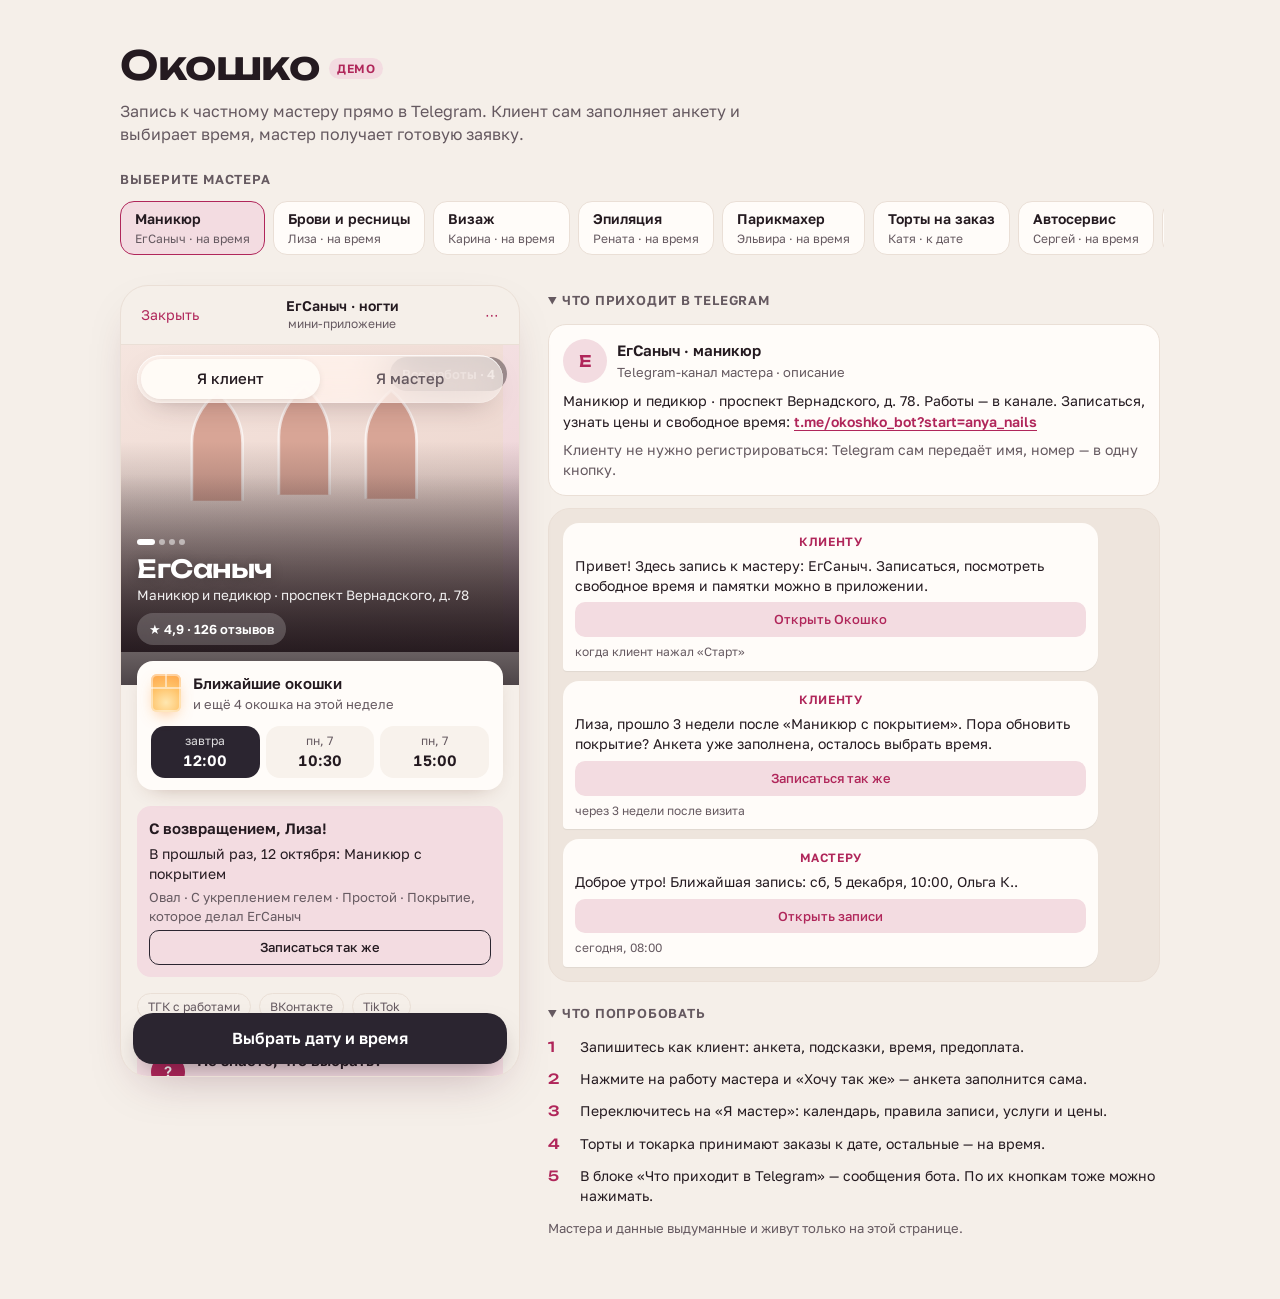
<file: v1/index.html>
<!doctype html>
<html lang="ru"><head><meta charset="utf-8"><meta name="viewport" content="width=device-width,initial-scale=1,viewport-fit=cover">
<meta http-equiv="Content-Security-Policy" content="default-src 'self'; script-src 'self' 'unsafe-inline' https://telegram.org; style-src 'self' 'unsafe-inline'; img-src 'self' data: blob:; font-src 'self'; connect-src 'self'; media-src 'self' blob:; object-src 'none'; base-uri 'none'; form-action 'none'">
<meta name="referrer" content="no-referrer">
<meta name="theme-color" content="#F5EFE9" media="(prefers-color-scheme: light)"><meta name="theme-color" content="#141017" media="(prefers-color-scheme: dark)">
<meta name="description" content="Окошко — запись к частному мастеру в Telegram">
<link rel="icon" href="data:image/svg+xml,%3Csvg xmlns=%27http://www.w3.org/2000/svg%27 viewBox=%270 0 32 32%27%3E%3Crect width=%2732%27 height=%2732%27 rx=%278%27 fill=%27%23B0265A%27/%3E%3Crect x=%279%27 y=%279%27 width=%2714%27 height=%2714%27 rx=%273%27 fill=%27none%27 stroke=%27white%27 stroke-width=%272.5%27/%3E%3Cpath d=%27M16 9v14M9 16h14%27 stroke=%27white%27 stroke-width=%272%27/%3E%3C/svg%3E">
<script src="https://telegram.org/js/telegram-web-app.js?59"></script>
</head><body>
<title>Окошко</title>
<link rel="stylesheet" href="../fonts/fonts.css">
<style>
/* Layout: короткий интро-блок, затем «телефон» с мини-приложением и рядом лента сообщений бота */
:root{
  --bg:#F3EEF1; --surface:#FFFFFF; --sunk:#F8F3F6; --ink:#24151D; --muted:#76646E; --line:#E6DBE1;
  --accent:#B0265A; --accent-ink:#FFFFFF; --accent-soft:#F7DFE8; --ok:#2E7D5B; --ok-soft:#DDF1E7;
  --bubble:#FFFFFF; --feed:#E3E9EE; --accent-text:var(--accent);
  --display:"Unbounded","Golos Text",system-ui,sans-serif;
  --body:"Golos Text",system-ui,-apple-system,"Segoe UI",sans-serif;
}
@media (prefers-color-scheme: dark){:root:not([data-theme="light"]){
  --bg:#140D11; --surface:#1F161B; --sunk:#181115; --ink:#F4E9EE; --muted:#A893A0; --line:#34272E;
  --accent:#E8588E; --accent-ink:#1A0A11; --accent-soft:#3E1D2B; --ok:#5BC293; --ok-soft:#173327;
  --bubble:#2A1F25; --feed:#0F1418; color-scheme:dark}}
:root[data-theme="dark"]{
  --bg:#140D11; --surface:#1F161B; --sunk:#181115; --ink:#F4E9EE; --muted:#A893A0; --line:#34272E;
  --accent:#E8588E; --accent-ink:#1A0A11; --accent-soft:#3E1D2B; --ok:#5BC293; --ok-soft:#173327;
  --bubble:#2A1F25; --feed:#0F1418; color-scheme:dark}
*{box-sizing:border-box}
body{background:var(--bg);color:var(--ink);font-family:var(--body);font-size:15px;line-height:1.45;
  padding-left:max(16px,env(safe-area-inset-left,0px));padding-right:max(16px,env(safe-area-inset-right,0px));padding-block:28px 40px}
button,input,select,textarea{font:inherit;color:inherit}
button{cursor:pointer}
:focus-visible{outline:2px solid var(--accent);outline-offset:2px}
.wrap{max-width:1040px;margin:0 auto;display:flex;flex-direction:column;gap:24px}
.intro{display:flex;flex-direction:column;gap:6px;max-width:640px}
.intro h1{font-family:var(--display);font-weight:600;font-size:clamp(28px,5vw,40px);margin:0;letter-spacing:-.01em}
.intro p{margin:0;color:var(--muted);font-size:16px}
.grid{display:grid;grid-template-columns:minmax(0,400px) minmax(0,1fr);gap:28px;align-items:start}
@media (max-width:820px){.grid{grid-template-columns:minmax(0,1fr)}}

/* телефон */
.phone{position:relative;display:flex;flex-direction:column;height:min(800px,88vh);min-height:560px;background:var(--surface);
  border:1px solid var(--line);border-radius:28px;overflow:hidden;box-shadow:0 18px 50px -24px rgba(80,20,45,.35);width:100%;max-width:400px;margin:0 auto}
.tg-bar{display:flex;align-items:center;justify-content:space-between;padding:12px 16px;border-bottom:1px solid var(--line);font-size:14px}
.tg-bar .ttl{text-align:center;line-height:1.2}
.tg-bar .ttl b{display:block;font-weight:600}
.tg-bar .ttl small{color:var(--muted);font-size:12px}
.tg-bar .ghost{color:var(--accent-text);background:none;border:0;padding:4px}
.roles{display:grid;grid-template-columns:1fr 1fr;margin:10px 16px 0;background:var(--sunk);border-radius:12px;padding:3px;border:1px solid var(--line)}
.roles button{border:0;background:none;padding:8px;border-radius:9px;font-weight:500;color:var(--muted)}
.roles button[aria-pressed="true"]{background:var(--surface);color:var(--ink);box-shadow:0 1px 3px rgba(0,0,0,.12)}
.screen{flex:1;overflow-y:auto;padding:16px;display:flex;flex-direction:column;gap:16px}
.foot{padding:10px 16px 14px;border-top:1px solid var(--line);background:var(--surface)}
.foot:empty{display:none}
.main-btn{width:100%;border:0;border-radius:14px;padding:14px;background:var(--accent);color:var(--accent-ink);font-weight:600;font-size:16px}
.main-btn:disabled{background:var(--line);color:var(--muted);cursor:not-allowed}
.back{align-self:flex-start;border:0;background:none;color:var(--accent-text);padding:0;font-weight:500}
h2{font-family:var(--display);font-weight:500;font-size:19px;margin:0;text-wrap:balance}
h3{font-size:13px;text-transform:uppercase;letter-spacing:.06em;color:var(--muted);margin:0;font-weight:600}
.muted{color:var(--muted)}
.small{font-size:13px}
.stepper{font-size:12px;color:var(--muted);letter-spacing:.04em}
.prog{display:flex;flex-direction:column;gap:6px}
.prog .bar{height:4px;border-radius:4px;background:var(--line);overflow:hidden}
.prog .bar i{display:block;height:100%;background:var(--accent);border-radius:4px;transition:width .25s}
.prog span{font-size:12px;color:var(--muted);letter-spacing:.04em}
.qhead b.ok::after{content:" ✓";color:var(--ok)}
.near{font-size:12.5px;color:var(--ok);font-weight:500}
.stats{display:grid;grid-template-columns:repeat(3,1fr);gap:8px}
.stat{background:var(--sunk);border:1px solid var(--line);border-radius:14px;padding:10px;display:flex;flex-direction:column}
.stat b{font-family:var(--display);font-weight:500;font-size:20px;font-variant-numeric:tabular-nums}
.stat span{font-size:12px;color:var(--muted)}
.pick{margin-top:6px}

/* мастер-карточка */
.master{display:flex;gap:14px;align-items:center}
.ava{flex:none;width:58px;height:58px;border-radius:50%;background:var(--accent-soft);color:var(--accent-text);display:grid;place-items:center;font-family:var(--display);font-weight:600;font-size:20px}
.master b{font-size:17px;display:block}
.links{display:flex;gap:8px;flex-wrap:wrap}
.tag{font-size:12px;padding:4px 10px;border-radius:99px;border:1px solid var(--line);color:var(--muted);background:none}
.svc{display:flex;justify-content:space-between;gap:12px;width:100%;text-align:left;background:var(--sunk);border:1px solid var(--line);border-radius:16px;padding:14px}
.svc:hover{border-color:var(--accent)}
.svc .nm{font-weight:600}
.svc .pr{text-align:right;white-space:nowrap;font-variant-numeric:tabular-nums}
.list{display:flex;flex-direction:column;gap:10px}
.memo{display:flex;gap:12px;align-items:center;width:100%;text-align:left;background:var(--accent-soft);border:0;border-radius:16px;padding:14px}
.memo .q{flex:none;width:34px;height:34px;border-radius:50%;background:var(--accent);color:var(--accent-ink);display:grid;place-items:center;font-weight:600}

/* анкета */
.qblock{display:flex;flex-direction:column;gap:8px}
.qhead{display:flex;justify-content:space-between;align-items:center;gap:8px}
.qhead b{font-weight:600}
.hint-btn{border:0;background:var(--accent-soft);color:var(--accent-text);border-radius:99px;padding:4px 10px;font-size:13px;font-weight:500}
.chips{display:flex;flex-wrap:wrap;gap:8px}
.chip{border:1px solid var(--line);background:var(--surface);border-radius:12px;padding:8px 12px;font-size:14px}
.chip[aria-pressed="true"]{border-color:var(--accent);background:var(--accent-soft);color:var(--ink);font-weight:500}
.drop{display:flex;align-items:center;gap:12px;border:1.5px dashed var(--accent);border-radius:14px;padding:16px;cursor:pointer;background:var(--accent-soft)}
.drop-txt{display:flex;flex-direction:column;gap:2px}.drop-txt b{color:var(--accent-text)}
.drop img{width:52px;height:52px;object-fit:cover;border-radius:10px}
.drop input{position:absolute;opacity:0;width:1px;height:1px}

/* время */
.days{display:flex;gap:8px;overflow-x:auto;padding-bottom:4px;margin-inline:-16px;padding-inline:16px;scrollbar-width:thin}
.day{flex:none;width:62px;border:1px solid var(--line);background:var(--surface);border-radius:14px;padding:8px 4px;text-align:center;line-height:1.2}
.day b{display:block;font-size:18px;font-variant-numeric:tabular-nums}
.day span{font-size:12px;color:var(--muted)}
.day[aria-pressed="true"]{background:var(--accent);border-color:var(--accent);color:var(--accent-ink)}
.day[aria-pressed="true"] span{color:inherit}
.day:disabled{opacity:.4;cursor:not-allowed}
.slots{display:grid;grid-template-columns:repeat(4,1fr);gap:8px}
.slot{border:1px solid var(--line);background:var(--surface);border-radius:12px;padding:10px 0;font-variant-numeric:tabular-nums;font-weight:500}
.slot[aria-pressed="true"]{background:var(--accent);border-color:var(--accent);color:var(--accent-ink)}
.note{background:var(--sunk);border:1px solid var(--line);border-radius:14px;padding:12px;font-size:13px;color:var(--muted)}
.total{display:flex;justify-content:space-between;font-weight:600;font-variant-numeric:tabular-nums}

/* поля */
.field{display:flex;flex-direction:column;gap:6px}
.field label{font-size:13px;color:var(--muted)}
.field input,.field textarea,.field select{border:1px solid var(--line);background:var(--sunk);border-radius:12px;padding:11px 12px;width:100%}
.share{border:1px solid var(--accent);color:var(--accent-text);background:none;border-radius:12px;padding:10px;font-weight:500}
.done{display:flex;flex-direction:column;gap:12px;align-items:flex-start}
.check{width:56px;height:56px;border-radius:50%;background:var(--ok-soft);color:var(--ok);display:grid;place-items:center;font-size:26px;font-weight:600}
.sum{width:100%;display:flex;flex-direction:column;gap:6px;background:var(--sunk);border:1px solid var(--line);border-radius:16px;padding:14px}
.kv{display:flex;justify-content:space-between;gap:12px;font-size:14px}
.kv span:first-child{color:var(--muted)}
.kv span:last-child{text-align:right}

/* мастер */
.tabs{display:flex;gap:6px;border-bottom:1px solid var(--line);margin:0 -16px;padding:0 16px}
.tabs button{border:0;background:none;padding:8px 6px 10px;color:var(--muted);font-weight:500;border-bottom:2px solid transparent;margin-bottom:-1px}
.tabs button[aria-pressed="true"]{color:var(--ink);border-color:var(--accent)}
.rec{border:1px solid var(--line);border-radius:16px;padding:14px;display:flex;flex-direction:column;gap:8px;background:var(--surface)}
.rec.new{border-color:var(--accent)}
.rec-top{display:flex;justify-content:space-between;gap:8px;align-items:baseline}
.rec-top b{font-variant-numeric:tabular-nums}
.pill{font-size:11px;font-weight:600;letter-spacing:.04em;text-transform:uppercase;padding:3px 8px;border-radius:99px;background:var(--accent);color:var(--accent-ink)}
.answers{display:flex;flex-direction:column;gap:2px;font-size:13px}
.answers span b{font-weight:500}
.row-btns{display:flex;gap:8px;flex-wrap:wrap}
.btn2{border:1px solid var(--line);background:var(--sunk);border-radius:10px;padding:7px 12px;font-size:13px;font-weight:500}
.btn2.acc{border-color:var(--accent);color:var(--accent-text);background:none}
.sched{display:flex;flex-direction:column;gap:2px}
.srow{display:grid;grid-template-columns:44px 46px 1fr;align-items:center;gap:8px;padding:6px 0;border-bottom:1px solid var(--line)}
.srow .times{display:flex;gap:6px;align-items:center;justify-content:flex-end;font-variant-numeric:tabular-nums}
.srow input[type=time]{border:1px solid var(--line);background:var(--sunk);border-radius:8px;padding:5px 6px;width:86px}
.switch{position:relative;width:42px;height:24px;border-radius:99px;border:0;background:var(--line);padding:0;flex:none}
.switch::after{content:"";position:absolute;top:3px;left:3px;width:18px;height:18px;border-radius:50%;background:var(--surface);transition:transform .15s}
.switch[aria-pressed="true"]{background:var(--accent)}
.switch[aria-pressed="true"]::after{transform:translateX(18px)}
.opt{display:flex;justify-content:space-between;gap:12px;align-items:center}
.opt div{min-width:0}
.offs{display:flex;flex-wrap:wrap;gap:6px}

/* шторка подсказки */
.sheet-back{position:absolute;inset:0;background:rgba(20,8,14,.45);display:flex;align-items:flex-end;z-index:5}
.sheet{background:var(--surface);width:100%;max-height:82%;overflow-y:auto;border-radius:22px 22px 0 0;padding:10px 16px 20px;display:flex;flex-direction:column;gap:14px;animation:up .2s ease-out}
.grab{width:40px;height:4px;border-radius:4px;background:var(--line);align-self:center}
@keyframes up{from{transform:translateY(30px)}}
@media (prefers-reduced-motion:reduce){.sheet{animation:none}.switch::after,.prog .bar i{transition:none}}
.shapes{display:grid;grid-template-columns:repeat(auto-fill,minmax(150px,1fr));gap:10px}
.shape{display:flex;gap:10px;align-items:flex-start;background:var(--sunk);border-radius:14px;padding:10px}
.shape svg{flex:none;width:30px;height:48px}
.shape svg path{fill:var(--accent-soft);stroke:var(--accent);stroke-width:2.2}
.shape b{display:block;font-size:14px}
.shape span{font-size:12.5px;color:var(--muted)}
.hitem{display:flex;flex-direction:column;gap:2px;padding:10px 0;border-bottom:1px solid var(--line)}
.hitem:last-child{border:0}
.hitem span{color:var(--muted);font-size:14px}
.toast{position:absolute;left:16px;right:16px;bottom:84px;background:var(--ink);color:var(--surface);padding:10px 14px;border-radius:12px;font-size:14px;z-index:6}

/* лента бота */
.side{display:flex;flex-direction:column;gap:16px;min-width:0}
.feed{background:var(--feed);border-radius:22px;padding:14px;display:flex;flex-direction:column;gap:10px;max-height:min(560px,70vh);overflow-y:auto;border:1px solid var(--line)}
.feed-h{display:flex;justify-content:space-between;align-items:baseline;gap:8px}
.msg{background:var(--bubble);border-radius:16px 16px 16px 4px;padding:10px 12px;max-width:92%;display:flex;flex-direction:column;gap:6px;font-size:14px;box-shadow:0 1px 1px rgba(0,0,0,.06)}
.msg .who{font-size:11px;font-weight:600;letter-spacing:.05em;text-transform:uppercase;color:var(--accent-text)}
.msg .when{font-size:11px;color:var(--muted)}
.msg-btn{border:0;border-radius:10px;background:var(--accent-soft);color:var(--accent-text);padding:8px;font-weight:500;font-size:13px}
.tips{display:flex;flex-direction:column;gap:8px;padding:0;margin:0;list-style:none}
.tips li{display:grid;grid-template-columns:24px 1fr;gap:8px;font-size:14px}
.tips li b{font-family:var(--display);color:var(--accent-text);font-weight:500}
</style>
<style>
/* свой цвет мастера: --accent приходит из профиля, мягкий оттенок считается от него */
.wrap{--accent-soft:color-mix(in srgb,var(--accent) 15%,var(--surface))}
.cover{margin:-16px -16px 0;height:104px;flex:none;background:linear-gradient(135deg,var(--accent),color-mix(in srgb,var(--accent) 50%,#120810));position:relative;overflow:hidden}
.cover::after{content:"";position:absolute;inset:0;background:radial-gradient(circle at 85% 20%,rgba(255,255,255,.28),transparent 45%)}
.prof{display:flex;gap:14px;align-items:flex-end;margin-top:-52px;position:relative}
.ava.big{width:84px;height:84px;font-size:28px;border:4px solid var(--surface);overflow:hidden;background:var(--accent-soft)}
.ava img{width:100%;height:100%;object-fit:cover}
.prof-txt{padding-bottom:2px;min-width:0}
.prof-txt b{font-size:18px;display:block;font-family:var(--display);font-weight:500}
.rate{font-size:13px;color:var(--muted)}
.rate em{font-style:normal;color:var(--ink);font-weight:600}
.about{margin:0;color:var(--muted);font-size:14px}
.sec-h{display:flex;justify-content:space-between;align-items:baseline;gap:8px}
.works{display:flex;gap:10px;overflow-x:auto;margin-inline:-16px;padding:0 16px 4px;scrollbar-width:thin}
.work{flex:none;width:128px;border:0;background:none;padding:0;text-align:left;display:flex;flex-direction:column;gap:6px}
.art{aspect-ratio:4/5;width:100%;max-width:100%;border-radius:16px;display:grid;place-items:center;overflow:hidden;position:relative}
.art img{width:100%;height:100%;object-fit:cover}
.art svg{width:46%;height:auto}
.art .nails{display:flex;gap:6%;width:76%;align-items:flex-end;justify-content:center}
.art .nails svg{width:30%}
.work b{font-size:13px;font-weight:500;line-height:1.3}
.work span{font-size:12px;color:var(--muted);font-variant-numeric:tabular-nums}
.art.lg{border-radius:20px;max-height:300px;aspect-ratio:auto;height:260px}
.svc2{display:grid;grid-template-columns:1fr auto;gap:4px 12px;width:100%;text-align:left;background:var(--sunk);border:1px solid var(--line);border-radius:16px;padding:14px}
.svc2:hover{border-color:var(--accent)}
.svc2 .nm{font-weight:600}
.svc2 .pr{font-weight:600;font-variant-numeric:tabular-nums;text-align:right;white-space:nowrap}
.svc2 .meta{grid-column:1/-1;display:flex;flex-wrap:wrap;gap:4px 12px;font-size:12.5px;color:var(--muted)}
.svc2 .meta .near{color:var(--ok)}
.rev{background:var(--sunk);border-radius:14px;padding:12px;display:flex;flex-direction:column;gap:4px;font-size:14px}
.rev b{font-size:13px}
.rev .st{color:var(--accent-text);letter-spacing:1px;font-size:12px}
/* анкета по шагам */
.qtitle{display:flex;flex-direction:column;gap:4px}
.picked{font-size:13px;color:var(--muted)}
.opts{display:flex;flex-direction:column;gap:8px}
.opts.grid2{display:grid;grid-template-columns:1fr 1fr}
.optc{display:flex;gap:12px;align-items:center;text-align:left;border:1.5px solid var(--line);background:var(--surface);border-radius:16px;padding:12px 14px;width:100%}
.optc.pic{flex-direction:column;align-items:flex-start;gap:8px}
.optc svg{width:34px;height:54px;flex:none}
.optc svg path{fill:var(--accent-soft);stroke:var(--accent);stroke-width:2.2}
.optc b{display:block;font-weight:600;font-size:15px}
.optc span{display:block;font-size:13px;color:var(--muted);line-height:1.35}
.optc[aria-pressed="true"]{border-color:var(--accent);background:var(--accent-soft)}
.optc .add{color:var(--accent-text);font-weight:600;font-size:13px}
.foot-row{display:flex;gap:8px}
.foot-row .skip{flex:none;border:1px solid var(--line);background:var(--sunk);border-radius:14px;padding:0 16px;font-weight:500}
/* конструктор */
.ed{border:1px solid var(--line);border-radius:16px;padding:12px;display:flex;flex-direction:column;gap:10px}
.ed-row{display:grid;grid-template-columns:1fr 92px 92px;gap:8px}
.ed input,.ed select,.pf input,.pf select{border:1px solid var(--line);background:var(--sunk);border-radius:10px;padding:8px 10px;width:100%;min-width:0}
.ed label,.pf label{font-size:12px;color:var(--muted);display:flex;flex-direction:column;gap:4px;min-width:0}
.qchip{border:1px dashed var(--line);background:none;border-radius:99px;padding:5px 10px;font-size:12.5px;color:var(--muted)}
.qchip[aria-pressed="true"]{border-style:solid;border-color:var(--accent);background:var(--accent-soft);color:var(--ink)}
.swatches{display:flex;gap:10px;flex-wrap:wrap}
.sw{width:34px;height:34px;border-radius:50%;border:3px solid var(--surface);box-shadow:0 0 0 1px var(--line)}
.sw[aria-pressed="true"]{box-shadow:0 0 0 2px var(--ink)}
.pf{display:flex;flex-direction:column;gap:12px}
.wgrid{display:grid;grid-template-columns:repeat(3,1fr);gap:8px}
.wcell{position:relative}
.wcell .art{border-radius:12px}
.wcell button{position:absolute;top:4px;right:4px;width:24px;height:24px;border-radius:50%;border:0;background:rgba(0,0,0,.55);color:#fff;font-size:12px;line-height:1}
.addph{aspect-ratio:4/5;border:1.5px dashed var(--line);border-radius:12px;display:grid;place-items:center;color:var(--muted);font-size:13px;text-align:center;cursor:pointer;position:relative}
.addph input{position:absolute;opacity:0;width:1px;height:1px}
</style>
<style>
.niches{display:flex;gap:8px;overflow-x:auto;padding-bottom:4px;scrollbar-width:thin}
.niche{flex:none;border:1px solid var(--line);background:var(--surface);border-radius:14px;padding:8px 14px;text-align:left;line-height:1.25}
.niche b{display:block;font-weight:600;font-size:14px}
.niche span{font-size:12px;color:var(--muted)}
.niche[aria-pressed="true"]{border-color:var(--accent);background:var(--accent-soft)}
.niche-h{display:flex;flex-direction:column;gap:8px;min-width:0}
.tinput{border:1px solid var(--line);background:var(--sunk);border-radius:12px;padding:11px 12px;width:100%}
.mode{display:inline-block;font-size:11px;font-weight:600;letter-spacing:.04em;text-transform:uppercase;color:var(--muted);border:1px solid var(--line);border-radius:99px;padding:2px 8px}
.chan{background:var(--surface);border:1px solid var(--line);border-radius:18px;padding:14px;display:flex;flex-direction:column;gap:8px}
.chan-top{display:flex;gap:10px;align-items:center}
.chan-top b{display:block}
.chan p{margin:0;font-size:14px}
.linkbtn{border:0;background:none;padding:0;color:var(--accent-text);font-weight:600;text-decoration:underline;text-underline-offset:3px}
.msg.me{align-self:flex-end;background:var(--accent);color:var(--accent-ink);border-radius:16px 16px 4px 16px}
.msg.me .when{color:inherit;opacity:.75}
.cal-h{display:flex;justify-content:space-between;align-items:center}
.cal-h b{text-transform:capitalize}
.cal-h button{border:1px solid var(--line);background:var(--sunk);border-radius:10px;width:34px;height:34px}
.cal{display:grid;grid-template-columns:repeat(7,minmax(0,1fr));gap:4px}
.cal .wd{font-size:11px;color:var(--muted);text-align:center}
.cal-d{aspect-ratio:1;border:1px solid var(--line);background:var(--surface);border-radius:10px;padding:3px 0;display:flex;flex-direction:column;align-items:center;justify-content:space-between;font-variant-numeric:tabular-nums;min-width:0;position:relative}
.cal-d b{font-size:13px;font-weight:600}
.cal-d i{font-style:normal;font-size:10px;line-height:1;background:var(--accent);color:var(--accent-ink);border-radius:99px;padding:2px 5px}
.cal-d.free::after{content:"";position:absolute;top:4px;right:4px;width:6px;height:6px;border-radius:50%;background:var(--ok)}
.cal-d.off{background:var(--sunk);color:var(--muted)}
.cal-d.past{opacity:.45}
.cal-d.today{border-color:var(--ink)}
.cal-d[aria-pressed="true"]{border:2px solid var(--accent)}
.legend{display:flex;gap:12px;flex-wrap:wrap;font-size:12px;color:var(--muted)}
.legend span::before{content:"";display:inline-block;width:10px;height:10px;border-radius:3px;margin-right:5px;vertical-align:-1px;background:var(--c)}
.screen>*{flex-shrink:0}
.tl{position:relative;margin:8px 0 4px 44px;border-left:1px solid var(--line)}
.tl .hr{position:absolute;left:-44px;right:0;font-size:11px;color:var(--muted);border-top:1px dashed var(--line);font-variant-numeric:tabular-nums}
.tl .hr span{position:relative;top:-8px;background:var(--surface);padding-right:4px}
.blk{position:absolute;left:6px;right:0;border-radius:10px;padding:3px 8px;font-size:12px;line-height:1.25;text-align:left;overflow:hidden;border:0}
.blk.bk{background:var(--accent);color:var(--accent-ink)}
.blk.hold{background:var(--accent-soft);color:var(--ink);border:1.5px dashed var(--accent)}
.blk.closed{background:repeating-linear-gradient(135deg,var(--sunk) 0 6px,var(--line) 6px 8px);color:var(--muted)}
.blk.gap{background:color-mix(in srgb,var(--ok) 8%,transparent);border:1.5px dashed var(--ok);color:var(--ok);font-weight:500}
.ovr{display:flex;gap:6px;align-items:center;flex-wrap:wrap}
.ovr input{border:1px solid var(--line);background:var(--sunk);border-radius:8px;padding:5px 6px;width:92px}
.modal-back{position:absolute;inset:0;background:rgba(20,8,14,.5);display:grid;place-items:center;padding:20px;z-index:7}
.modal{background:var(--surface);border-radius:22px;padding:16px;display:flex;flex-direction:column;gap:12px;width:100%;max-width:330px;box-shadow:0 20px 50px -20px rgba(0,0,0,.5);animation:pop .18s ease-out}
.modal .art{aspect-ratio:auto;height:150px;border-radius:16px}
.modal h2{font-size:18px}
.modal p{margin:0;color:var(--muted);font-size:14px}
.modal .btns{display:flex;flex-direction:column;gap:8px}
.modal .no{border:0;background:none;color:var(--muted);padding:6px;font-weight:500}
@keyframes pop{from{transform:scale(.94);opacity:.7}}
@media (prefers-reduced-motion:reduce){.modal{animation:none}}
.mini{display:flex;gap:6px;flex-wrap:wrap}
.wtiles{display:grid;grid-template-columns:repeat(2,1fr);gap:10px}
.wtiles .work{width:auto}
/* ===== единая основа: светлая или тёмная тема на выбор мастера ===== */
.t-light{--muted:#655960;--accent-text:var(--accent);--ok:#2E7D5B;--ok-soft:#DDF1E7;--bg:#F5EFE9;--surface:#FFFCF9;--sunk:#F8F2EC;--ink:#241A20;--line:#EADFD6;--bubble:#FFFCF9;--feed:#EEE5DD;--night:#2C2338;--glow:#FFC46B;--glow-2:#FF9F43;--glow-ink:#4A2A10;color-scheme:light}
.t-dark{--accent-text:color-mix(in srgb,var(--accent) 58%,#fff);--ok-soft:#173327;--bg:#141017;--surface:#1C171F;--sunk:#18131B;--ink:#F2EBEE;--muted:#A99EA5;--line:#30293A;--bubble:#251F29;--feed:#0F0C12;--ok:#4CC38A;--night:#0C0910;--glow:#FFC46B;--glow-2:#FF9F43;--glow-ink:#4A2A10;color-scheme:dark}
.t-light,.t-dark{background:var(--bg);color:var(--ink)}
/* узоры обложки, если у мастера нет своего фото */
.cover.cv-soft{background:linear-gradient(120deg,color-mix(in srgb,var(--accent) 55%,#fff),var(--accent) 75%)}
.cover.cv-dots{background:radial-gradient(circle at 14% 35%,rgba(255,255,255,.4) 0 7px,transparent 8px),radial-gradient(circle at 34% 70%,rgba(255,255,255,.3) 0 5px,transparent 6px),radial-gradient(circle at 58% 28%,rgba(255,255,255,.35) 0 9px,transparent 10px),radial-gradient(circle at 82% 66%,rgba(255,255,255,.28) 0 6px,transparent 7px),linear-gradient(135deg,var(--accent),color-mix(in srgb,var(--accent) 60%,#2a1208))}
.cover.cv-metal{background:repeating-linear-gradient(135deg,rgba(255,255,255,.06) 0 2px,transparent 2px 9px),linear-gradient(135deg,var(--accent),#0B0D10 85%)}
.cover.cv-plain{background:var(--accent)}
.cover.cv-plain::after{display:none}
.cover.cv-photo{background-size:cover;background-position:center}
.cover.cv-photo::after{background:linear-gradient(180deg,transparent 50%,rgba(0,0,0,.25))}
/* ===== сворачиваемые блоки и телефонный вид ===== */
.demo{font-family:var(--body);font-size:12px;font-weight:600;letter-spacing:.04em;text-transform:uppercase;vertical-align:middle;padding:3px 8px;border-radius:99px;background:var(--accent-soft);color:var(--accent-text)}
.m-hint{display:none}
/* жидкое стекло сверху и снизу: контент прокручивается под ними */
.stage{position:relative;flex:1;min-height:0;display:flex;flex-direction:column}
.stage .screen{flex:1;min-height:0;--pt:66px;padding-top:var(--pt);padding-bottom:calc(var(--fh,0px) + 16px);scroll-padding-top:var(--pt)}
.stage.noroles .screen{--pt:16px}
.stage .hero{margin-top:calc(-1 * var(--pt))}
.t-light{--glass:color-mix(in srgb,var(--surface) 58%,transparent);--glass-hi:rgba(255,255,255,.7);--glass-sh:0 10px 30px -14px rgba(60,25,30,.4)}
.t-dark{--glass:color-mix(in srgb,#2A2230 55%,transparent);--glass-hi:rgba(255,255,255,.14);--glass-sh:0 10px 30px -12px rgba(0,0,0,.6)}
.phone .stage .roles,.phone .stage .foot{-webkit-backdrop-filter:blur(22px) saturate(1.8);backdrop-filter:blur(22px) saturate(1.8);background:var(--glass);border:0;box-shadow:inset 0 1px 0 var(--glass-hi),inset 0 0 0 .5px color-mix(in srgb,var(--glass-hi) 50%,transparent),var(--glass-sh)}
.phone .stage .roles{position:absolute;top:10px;left:16px;right:16px;margin:0;z-index:6;border-radius:99px;padding:4px}
.phone .stage .roles button{border-radius:99px;min-height:40px}
.phone .stage .roles button[aria-pressed="true"]{background:color-mix(in srgb,var(--surface) 88%,transparent);box-shadow:0 2px 10px -4px rgba(0,0,0,.25)}
.t-dark .phone .stage .roles button[aria-pressed="true"]{background:rgba(255,255,255,.14);color:var(--ink)}
.phone .stage .foot{position:absolute;left:10px;right:10px;bottom:10px;z-index:6;border-radius:28px;padding:10px}
.phone .stage .foot .main-btn{border-radius:20px}
.phone .stage .foot .back-btn{border-radius:20px}
body.tgapp .phone .stage .foot{bottom:max(10px,var(--tg-safe-area-inset-bottom,0px));padding-bottom:10px}
.phone .stage .foot{background:none;box-shadow:none;-webkit-backdrop-filter:none;backdrop-filter:none;padding:0;left:12px;right:12px;bottom:12px;border-radius:0}
.phone .stage .foot .main-btn{box-shadow:0 12px 28px -12px rgba(30,15,25,.55)}
.t-dark .phone .stage .foot .main-btn{box-shadow:0 12px 28px -10px rgba(0,0,0,.8)}
.phone .stage .foot .back-btn,.phone .stage .foot .skip,.phone .stage .foot .foot-note{-webkit-backdrop-filter:blur(22px) saturate(1.8);backdrop-filter:blur(22px) saturate(1.8);background:var(--glass);border:0;box-shadow:inset 0 1px 0 var(--glass-hi),var(--glass-sh)}
.phone .stage .foot .foot-note{border-radius:16px;padding:8px 12px;margin:0 0 8px}
.phone .stage .foot.has-back>.foot-note{margin:0}
body.tgapp .phone .stage .foot{bottom:max(12px,var(--tg-safe-area-inset-bottom,0px));padding:0}
@supports not ((backdrop-filter:blur(1px)) or (-webkit-backdrop-filter:blur(1px))){.stage .roles,.stage .foot{background:var(--surface)}}
/* общий цвет кнопок: графит (в тёмной теме — светлые) */
.t-light{--btn:#2B2530;--btn-ink:#FFFFFF}
.t-dark{--btn:#F2EBEE;--btn-ink:#1A1418}
.main-btn,.btn2.fill,.lit .qbtn:first-child,.lit .go,.near .go{background:var(--btn);color:var(--btn-ink);border-color:var(--btn)}
.lit .qbtn:first-child small{color:inherit}
.btn2.acc{border-color:var(--btn);color:var(--ink)}
.t-dark .btn2.acc{border-color:color-mix(in srgb,var(--btn) 55%,transparent)}
.main-btn:disabled{background:var(--line);color:var(--muted);border-color:var(--line)}
/* услуги: карточки с картинкой */
.list.svcs,.t-dark .list.svcs{background:none;padding:0;gap:8px}
.svcs .svc2{grid-template-columns:56px minmax(0,1fr) auto;grid-template-rows:auto auto;gap:2px 12px;align-items:center;background:var(--surface);border:0;border-radius:18px;padding:10px 12px 10px 10px;box-shadow:0 6px 18px -14px rgba(60,25,15,.4)}
.t-dark .svcs .svc2{background:var(--bubble);box-shadow:none}
.svcs .svc2:last-child{border:0}
.svcs .sth{grid-row:1/3;width:56px;height:56px;border-radius:14px;overflow:hidden;display:block}
.svcs .sth .art{aspect-ratio:auto;width:56px;height:56px;border-radius:14px}
.svcs .sth .art .nails{width:80%}
.svcs .sth .art>svg{width:52%}
.sth-ph{width:100%;height:100%;display:grid;place-items:center;background:var(--accent-soft);color:var(--accent-text);font:600 20px/1 var(--display);border-radius:14px}
.svcs .svc2 .nm{align-self:end;font-size:15px}
.svcs .svc2 .pr{align-self:end;display:flex;align-items:center;gap:6px}
.svcs .svc2 .pr::after{content:"";width:7px;height:7px;border-right:2px solid var(--muted);border-top:2px solid var(--muted);transform:rotate(45deg);margin-left:2px}
.svcs .svc2 .meta{grid-column:2/-1;align-self:start;gap:4px 8px;align-items:center}
.nchip{background:var(--ok-soft);color:var(--ok);font-weight:600;border-radius:99px;padding:2px 8px}
.nnone{color:var(--muted)}
/* памятка-совет */
.modal.story{background:linear-gradient(180deg,color-mix(in srgb,var(--glow,#FFC46B) 16%,var(--surface)) 0,var(--surface) 150px)}
.st-head{display:flex;align-items:center;gap:8px;font-size:13px;font-weight:600;color:var(--ink)}
.st-ico{width:32px;height:32px;border-radius:50%;display:grid;place-items:center;background:radial-gradient(circle at 50% 40%,#FFE7B0,var(--glow,#FFC46B));color:#5A3510;box-shadow:0 0 16px color-mix(in srgb,var(--glow,#FFC46B) 60%,transparent);flex:none}
.st-cnt{margin-left:auto;color:var(--muted);font-weight:500;font-variant-numeric:tabular-nums}
.st-sh{list-style:none;margin:0;padding:0;display:flex;flex-direction:column;gap:2px}
.st-shrow{display:grid;grid-template-columns:22px minmax(0,1fr) auto;gap:12px;align-items:center;width:100%;text-align:left;border:0;background:none;padding:7px 4px;border-radius:12px;color:var(--ink)}
button.st-shrow{cursor:pointer}
button.st-shrow[aria-pressed="true"]{background:var(--accent-soft)}
.st-shrow svg{width:22px;height:36px}
.st-shrow svg path{fill:var(--accent-soft);stroke:var(--accent);stroke-width:2.6}
.st-shrow b{display:block;font-size:14px;font-weight:600}
.st-shrow small{display:block;font-size:12.5px;color:var(--muted);line-height:1.35}
.st-mark{font-style:normal;width:22px;height:22px;border-radius:50%;border:1.5px solid var(--line);display:grid;place-items:center;font-size:12px;color:var(--accent-ink)}
button.st-shrow[aria-pressed="true"] .st-mark{background:var(--accent);border-color:var(--accent)}
/* ===== вид A + фото из B ===== */
.t-light .phone,.t-dark .phone{background:var(--bg)}
.t-light .roles{background:var(--surface)}
.cal-d{border-color:transparent;background:var(--surface)}.t-dark .cal-d{background:var(--bubble)}.cal-d.off,.cal-d.past{background:transparent}.cal-d[aria-pressed="true"]{border-color:var(--ink)}
.rev{background:var(--surface)}.t-dark .rev{background:var(--bubble)}
.hero{position:relative;margin:-16px -16px 0;height:min(340px,52vh);flex:none;overflow:hidden;background:var(--sunk)}
.hslides{display:flex;height:100%;overflow-x:auto;scroll-snap-type:x mandatory;scrollbar-width:none}
.hslides::-webkit-scrollbar{display:none}
.hslide{flex:0 0 100%;height:100%;scroll-snap-align:start;border:0;padding:0;background:none;display:block;position:relative}
.hslide.cover{margin:0;height:100%;display:grid;place-items:center}
.hini{width:96px;height:96px;border-radius:50%;background:rgba(255,255,255,.88);color:var(--accent);display:grid;place-items:center;font:600 36px/1 var(--display);overflow:hidden;margin-bottom:60px;position:relative;z-index:1}
.hini img{width:100%;height:100%;object-fit:cover}
.art.hero{aspect-ratio:auto;height:100%;border-radius:0}
.art.hero .nails{width:62%;margin-bottom:22%}
.art.hero>svg{width:34%;margin-bottom:18%}
.hero::after{content:"";position:absolute;inset:0;pointer-events:none;background:linear-gradient(180deg,rgba(0,0,0,0) 38%,rgba(18,8,14,.74) 100%)}
.hcap{position:absolute;left:16px;right:16px;bottom:40px;z-index:2;color:#fff;display:flex;flex-direction:column;align-items:flex-start;gap:4px;pointer-events:none}
.hcap>*{pointer-events:auto}
.hcap h1{font:700 25px/1.08 var(--display);letter-spacing:-.02em;margin:0;text-wrap:balance;text-shadow:0 1px 12px rgba(0,0,0,.25)}
.hcap p{margin:0;font-size:13.5px;opacity:.92;display:-webkit-box;-webkit-line-clamp:2;-webkit-box-orient:vertical;overflow:hidden}
.hrate{border:0;background:rgba(255,255,255,.2);-webkit-backdrop-filter:blur(10px);backdrop-filter:blur(10px);color:#fff;border-radius:99px;padding:0 12px;min-height:32px;font-size:13px;font-weight:600;display:inline-flex;align-items:center;margin-top:4px}
.hdots{display:flex;gap:4px;margin-bottom:6px}.hdots i{width:6px;height:6px;border-radius:3px;background:rgba(255,255,255,.5);transition:width .2s}.hdots i.on{width:18px;background:#fff}
.hall{position:absolute;right:12px;top:12px;z-index:2;border:0;border-radius:99px;padding:0 12px;min-height:34px;background:rgba(20,10,16,.38);-webkit-backdrop-filter:blur(10px);backdrop-filter:blur(10px);color:#fff;font-size:13px;font-weight:600}
.hero+.lit{position:relative;z-index:3;margin-top:-40px}
.lit.qnear{display:flex;flex-direction:column;align-items:stretch;gap:12px;cursor:default}
.near-h{display:flex;align-items:center;gap:12px}
.qt{display:grid;grid-template-columns:repeat(3,1fr);gap:6px}
.qbtn{border:0;background:var(--sunk);border-radius:14px;min-height:52px;padding:6px 4px;display:flex;flex-direction:column;align-items:center;justify-content:center;gap:1px;transition:transform .12s,background .15s}
.qbtn small{font-size:12px;color:var(--muted)}
.qbtn b{font-size:17px;font-weight:600;font-variant-numeric:tabular-nums}
.qbtn:first-child{background:var(--accent);color:var(--accent-ink)}.qbtn:first-child small{color:inherit;opacity:.85}
.qbtn:active,.svc2:active,.optc:active,.slot:active,.main-btn:active,.btn2:active{transform:scale(.97)}
.main-btn,.btn2,.svc2,.optc{transition:transform .12s,background .15s,border-color .15s}
/* списки без рамок, как в iPhone */
.list.svcs{background:var(--surface);border-radius:18px;padding:0 14px}
.svcs .svc2{padding:14px 0}
.t-dark .list.svcs{background:var(--bubble)}
.svc2,.rec,.ed,.note,.sum{border-color:transparent}
.svc2{background:var(--surface)}
.rec,.ed{background:var(--surface);box-shadow:0 6px 18px -14px rgba(60,25,15,.35)}
.t-dark .rec,.t-dark .ed,.t-dark .svc2{background:var(--bubble);box-shadow:none}
.rec.new{box-shadow:inset 0 0 0 1.5px var(--accent)}
.ed.fin{box-shadow:inset 0 0 0 1.5px var(--ok)}
.note,.sum{background:var(--surface)}
.t-dark .note,.t-dark .sum{background:var(--bubble)}
.optc{border-color:transparent;background:var(--surface);box-shadow:0 4px 14px -12px rgba(60,25,15,.4)}
.t-dark .optc{background:var(--bubble);box-shadow:none}
.optc[aria-pressed="true"]{border-color:var(--accent)}
.slot{border-color:transparent;box-shadow:0 4px 12px -10px rgba(60,25,15,.45)}
.t-dark .slot{background:var(--bubble);box-shadow:none}
/* панель итога внизу */
.foot{border-top:0;border-radius:22px 22px 0 0;box-shadow:0 -12px 30px -22px rgba(60,20,30,.45)}
.t-dark .foot{box-shadow:0 -1px 0 var(--line)}
.foot-note.fsum{display:flex;justify-content:space-between;gap:12px;text-align:left;color:var(--ink);font-size:14px;margin:2px 2px 10px}
.foot-note.fsum b{font-variant-numeric:tabular-nums;white-space:nowrap}
.foot-note.fsum span::first-letter{text-transform:uppercase}
/* переходы между экранами */
.screen.enter-f{animation:scrF .28s cubic-bezier(.22,1,.36,1)}
.screen.enter-b{animation:scrB .28s cubic-bezier(.22,1,.36,1)}
@keyframes scrF{from{opacity:0;transform:translateX(18px)}to{opacity:1;transform:none}}
@keyframes scrB{from{opacity:0;transform:translateX(-18px)}to{opacity:1;transform:none}}
@media (prefers-reduced-motion:reduce){.screen.enter-f,.screen.enter-b{animation:none}.qbtn,.main-btn,.btn2,.svc2,.optc{transition:none}}
/* зоны нажатия не меньше 44px (ui-ux-pro-max: touch targets) */
.switch::before{content:"";position:absolute;inset:-9px -4px}
.wcell button::before{content:"";position:absolute;inset:-6px}
.sw{width:40px;height:40px;position:relative}.sw::before{content:"";position:absolute;inset:-4px}
.swatches{gap:8px}
.cname{padding:10px 0;margin:-10px 0}
.allworks,.who .rate,.back.small,.st-more{min-height:44px}
.st-off{min-height:44px}
input[type=time]{min-height:44px}
/* мелкий текст не меньше 12px */
.cal .wd,.tl .hr span{font-size:12px}
.cal-d i{font-size:11px}
.pill{font-size:11.5px}
.st-shape b{font-size:12.5px}
.who p{text-wrap:balance}
.cname{font:inherit;font-weight:700;color:var(--accent-text);background:none;border:0;padding:0;cursor:pointer;min-height:24px}.cname::after{content:' ›';font-weight:600}
.cmeta{display:flex;flex-wrap:wrap;gap:6px;align-items:center;font-size:12.5px}
.cmeta .vis{padding:2px 8px;border-radius:99px;background:var(--sunk);color:var(--muted);font-weight:600}
.cmeta .vis.first{background:var(--accent-soft);color:var(--accent-text)}
.cmeta .cnote{color:var(--ink);background:var(--glow,var(--sunk));padding:2px 8px;border-radius:8px}
.chead{display:flex;gap:12px;align-items:center}.chead h2{margin:0}
.chead .ava{display:grid;place-items:center;font-weight:700;font-size:20px;background:var(--accent-soft);color:var(--accent-text)}
.cstats{display:grid;grid-template-columns:repeat(3,1fr);gap:6px}
.cstats div{display:flex;flex-direction:column;gap:2px;padding:10px;border-radius:14px;background:var(--sunk);min-width:0}
.cstats b{font-size:15px;font-variant-numeric:tabular-nums;overflow-wrap:anywhere}.cstats span{font-size:12px;color:var(--muted)}
.main-btn{position:relative}
.main-btn.bump{animation:bump .36s cubic-bezier(.22,1,.36,1)}
@keyframes bump{40%{transform:scale(1.03)}}
.pdelta{position:absolute;right:14px;top:-12px;font-size:12.5px;font-weight:700;padding:3px 9px;border-radius:99px;background:var(--surface);color:var(--accent-text);border:1px solid var(--accent);pointer-events:none;animation:pdelta 1.4s ease-out forwards}
@keyframes pdelta{0%{opacity:0;transform:translateY(6px)}15%{opacity:1;transform:none}75%{opacity:1}100%{opacity:0;transform:translateY(-6px)}}
.ed.fin{border-color:var(--ok);align-items:flex-start;gap:6px}
.ed.fin .win{width:28px;height:34px}
@media (prefers-reduced-motion:reduce){.main-btn.bump,.pdelta{animation:none}.pdelta{display:none}}
.story{gap:12px}
.st-bars{display:flex;gap:4px}
.st-bars i{flex:1;height:3px;border-radius:3px;background:var(--line);overflow:hidden;position:relative}
.st-bars i.done{background:var(--accent)}
.st-bars i.now::after{content:"";position:absolute;inset:0;background:var(--accent);transform-origin:left;animation:stbar .45s ease-out forwards}
@keyframes stbar{from{transform:scaleX(0)}to{transform:scaleX(1)}}
.st-slide{display:flex;flex-direction:column;gap:10px;animation:stin .32s cubic-bezier(.22,1,.36,1)}
@keyframes stin{from{opacity:0;transform:translateX(18px)}to{opacity:1;transform:none}}
.st-slide h2{margin:0}
.st-shapes{display:grid;grid-template-columns:repeat(4,1fr);gap:6px}
.st-shape{display:flex;flex-direction:column;align-items:center;gap:4px;border:1.5px solid var(--line);background:var(--sunk);border-radius:22px 22px 12px 12px;padding:8px 2px;min-height:44px;color:var(--ink)}
.st-shape[aria-pressed="true"]{border-color:var(--accent);background:var(--accent-soft)}
.st-shape svg{width:24px;height:40px}
.st-shape svg path{fill:var(--accent-soft);stroke:var(--accent);stroke-width:2.2}
.st-shape b{font-size:11.5px;font-weight:600;line-height:1.2;text-align:center}
.st-list{list-style:none;margin:0;padding:0;display:flex;flex-direction:column;gap:10px}
.st-list li{display:grid;grid-template-columns:16px 1fr;gap:8px;font-size:14px;line-height:1.4;text-align:left}
.st-list .cw{margin:3px 0 0}
.st-list b{font-weight:600}
.st-more{align-self:flex-start;padding:4px 0}
.st-nav{display:flex;gap:8px}
.st-nav .back-btn{height:52px;padding:0 14px}
.st-nav .main-btn{flex:1}
.st-off{font-size:13px;opacity:.85}
@media (prefers-reduced-motion:reduce){.st-slide,.st-bars i.now::after{animation:none}.st-bars i.now{background:var(--accent)}}
.foot.has-back{display:grid;grid-template-columns:auto minmax(0,1fr);gap:8px;align-items:end}
.foot.has-back>.foot-note{grid-column:1/-1;margin-bottom:0;order:-1}
.foot.tg-hide.has-back{grid-template-columns:1fr}
.foot.has-back>.foot-row{min-width:0}
.back-btn{display:flex;align-items:center;gap:4px;height:52px;padding:0 14px 0 10px;border:1px solid var(--line);background:var(--sunk);border-radius:14px;font-weight:500;color:var(--ink)}
.back-btn svg{flex:none}
.foot.tg-hide .back-btn{width:100%;justify-content:center}
@media (max-width:360px){.back-btn span{display:none}.back-btn{padding:0 14px}}
body.single .niche-h{display:none}
body.tgapp{padding:0;background:var(--bg)}
body.tgapp .wrap{max-width:none;gap:0}
body.tgapp .intro,body.tgapp .niche-h,body.tgapp .side,body.tgapp .tg-bar{display:none}
body.tgapp .grid{display:block}
body.tgapp .phone{width:100%;max-width:none;margin:0;border:0;border-radius:0;box-shadow:none;min-height:0;
  height:var(--tg-viewport-stable-height,100vh);padding-top:calc(var(--tg-safe-area-inset-top,0px) + var(--tg-content-safe-area-inset-top,0px))}
body.tgapp .foot.tg-hide .main-btn{display:none}
body.tgapp .foot.tg-hide:not(:has(.foot-note,.back-btn,.skip)){display:none}
body.tgapp .foot{padding-bottom:max(10px,var(--tg-safe-area-inset-bottom,0px))}
.plan-card{display:flex;align-items:center;gap:12px;width:100%;text-align:left;border:1px solid var(--line);background:var(--surface);border-radius:16px;padding:12px 14px}
.plan-card .win{width:28px;height:36px}
.plan-card>span:nth-child(2){flex:1;min-width:0;display:flex;flex-direction:column;gap:3px}
.plan-card b{font-weight:600}
.plan-card>span:nth-child(2)>span{font-size:13px;color:var(--muted)}
.plan-bar{height:4px;border-radius:4px;background:var(--line);overflow:hidden;display:block}
.plan-bar i{display:block;height:100%;background:var(--accent);border-radius:4px}
.plan-go{font-size:14px;font-weight:600;color:var(--accent-text);flex:none}
.plans{display:grid;grid-template-columns:1fr;gap:10px}
.plan{border:1.5px solid var(--line);border-radius:16px;padding:14px;display:flex;flex-direction:column;gap:8px;background:var(--surface)}
.plan.hi{border-color:var(--accent);background:color-mix(in srgb,var(--accent) 6%,var(--surface))}
.plan-h{display:flex;justify-content:space-between;align-items:baseline;gap:8px}
.plan-h b{font:600 18px/1.1 var(--display)}
.plan-p{font:600 18px/1 var(--display);font-variant-numeric:tabular-nums}
.plan-p small{font:500 13px var(--body);color:var(--muted)}
.plan-now{align-self:flex-start;font-size:12px;font-weight:600;border-radius:99px;padding:3px 10px;background:var(--accent);color:var(--accent-ink)}
.plan-now.soft{background:color-mix(in srgb,var(--glow) 35%,var(--surface));color:var(--glow-ink)}
.t-dark .plan-now.soft{color:#FFE2A6;background:color-mix(in srgb,var(--glow) 18%,var(--surface))}
.plan ul{list-style:none;margin:0;padding:0;display:flex;flex-direction:column;gap:6px;font-size:14px}
.plan li{display:grid;grid-template-columns:18px 1fr;gap:6px}
.plan li span{color:var(--accent-text);font-weight:700}
.plan li.no{color:var(--muted)}
.plan li.no span{color:var(--muted)}
.made{margin:0;text-align:center;font-size:12px;color:var(--muted)}
/* ===== стиль «Окошки»: арка = окно и ноготь «миндаль», свободное время светится ===== */
.wrap{--night:#2C2338;--glow:#FFC46B;--glow-2:#FF9F43;--glow-ink:#4A2A10}
.arch,.art.arch{border-radius:16px;overflow:hidden}
.facade{display:grid;grid-template-columns:1fr 1.25fr 1fr;gap:10px;align-items:end;padding-top:4px}
.facade.one{grid-template-columns:minmax(0,62%);justify-content:center}
.fwork{border:0;background:none;padding:0;display:block;min-width:0}
.fwork .art{aspect-ratio:4/5;width:100%}
.fwork.big .art,.facade .arch.big{aspect-ratio:4/5.6}
.facade .arch.big{display:grid;place-items:center;width:100%}
.facade .ini{width:72px;height:72px;border-radius:50%;background:rgba(255,255,255,.85);color:var(--accent);display:grid;place-items:center;font:600 28px/1 var(--display);overflow:hidden;position:relative;z-index:1}
.facade .ini img{width:100%;height:100%;object-fit:cover}
.allworks{align-self:center;margin-top:-8px}
.who{display:flex;flex-direction:column;align-items:center;gap:4px;text-align:center}
.who h1{font:600 23px/1.15 var(--display);letter-spacing:-.02em;margin:0;text-wrap:balance}
.who p{margin:0;color:var(--muted);font-size:14px;max-width:34ch}
.who .rate{font-size:13px;color:var(--muted);padding:6px 4px}
.win{position:relative;flex:none;border-radius:6px;box-shadow:inset 0 0 0 2px rgba(255,255,255,.28);background:var(--night);overflow:hidden}
.win::before,.win::after{content:"";position:absolute;background:rgba(255,255,255,.5)}
.win::before{left:50%;top:0;height:34%;width:2px;transform:translateX(-50%)}
.win::after{left:0;right:0;top:34%;height:2px}
.win.on{background:radial-gradient(120% 90% at 50% 75%,#FFE7B0 0,var(--glow) 45%,var(--glow-2) 100%);box-shadow:inset 0 0 0 2px rgba(255,255,255,.45),0 6px 16px -6px rgba(255,159,67,.8)}
.lit{display:flex;align-items:center;gap:14px;width:100%;text-align:left;border:0;background:var(--surface);border-radius:16px;padding:12px 14px;box-shadow:0 8px 22px -14px rgba(90,40,20,.45)}
.t-dark .lit{background:var(--bubble);box-shadow:none}
.lit .win{width:30px;height:38px}
.lit b{display:block;font-weight:600;font-size:15px}
.lit span span,.lit>span>span{display:block;font-size:13px;color:var(--muted)}
.list.svcs{gap:0}
.svcs .svc2{background:none;border:0;border-bottom:1px solid var(--line);border-radius:0;padding:14px 2px}
.svcs .svc2:last-child{border-bottom:0}
.day.dw{width:54px;border:0;background:none;padding:0;display:flex;flex-direction:column;align-items:center;gap:6px;color:var(--ink)}
.day.dw .win{width:44px;height:56px;display:grid;place-items:center;padding-top:18px;transition:box-shadow .3s,background .3s}
.day.dw .n{position:relative;z-index:1;font:600 16px/1 var(--display);color:#fff;font-variant-numeric:tabular-nums}
.day.dw .win.on .n{color:var(--glow-ink)}
.day.dw small{font-size:12px;color:var(--muted)}
.day.dw:disabled{opacity:.5}
.day.dw[aria-pressed="true"]{background:none}
.day.dw[aria-pressed="true"] .win{outline:2.5px solid var(--accent);outline-offset:3px}
.day.dw[aria-pressed="true"] small{color:var(--ink);font-weight:600}
.part{display:flex;flex-direction:column;gap:8px}
.part h4{margin:0;font-size:13px;font-weight:600;color:var(--muted)}
.slots{grid-template-columns:repeat(3,1fr)}
.slots.wins{grid-template-columns:1fr}
.slot{border:1.5px solid var(--line);background:var(--surface);border-radius:14px;padding:12px 0;font-weight:600;font-size:16px;min-height:48px;color:var(--ink);transition:background .25s,box-shadow .25s,border-color .25s}
.slots.wins .slot{border-radius:16px;padding:14px}
.slot[aria-pressed="true"]{border-color:transparent;background:radial-gradient(120% 120% at 50% 80%,#FFE7B0 0,var(--glow) 55%,var(--glow-2) 100%);color:var(--glow-ink);box-shadow:0 8px 20px -8px rgba(255,159,67,.9)}
.done{align-items:center;text-align:center}
.done .sum,.done>p{align-self:stretch;text-align:left}
.done .row-btns{justify-content:center}
.bigwin{width:180px;height:226px;flex:none;display:flex;flex-direction:column;align-items:center;justify-content:flex-end;gap:4px;padding:0 10px 28px;
  border-radius:18px;box-shadow:inset 0 0 0 4px rgba(255,255,255,.18);background:var(--night);position:relative;overflow:hidden;color:#fff;
  transition:background .9s cubic-bezier(.22,1,.36,1),box-shadow .9s cubic-bezier(.22,1,.36,1),color .5s .2s}
.bigwin::before,.bigwin::after{content:"";position:absolute;background:rgba(255,255,255,.3);transition:background .9s}
.bigwin::before{left:50%;top:0;height:32%;width:4px;transform:translateX(-50%)}
.bigwin::after{left:0;right:0;top:32%;height:4px}
.bigwin .d{position:relative;font-size:14px;font-weight:500;opacity:.9}
.bigwin .tm{position:relative;font:600 34px/1.05 var(--display);letter-spacing:-.02em;font-variant-numeric:tabular-nums;text-wrap:balance}
.bigwin.on{background:radial-gradient(110% 80% at 50% 75%,#FFF1CC 0,var(--glow) 45%,var(--glow-2) 100%);color:var(--glow-ink);box-shadow:0 26px 50px -18px rgba(255,159,67,.85),0 0 0 9px color-mix(in srgb,var(--glow) 18%,transparent)}
.bigwin.half.on{background:radial-gradient(90% 60% at 50% 85%,#FFE2A6 0,var(--glow) 35%,var(--night) 100%);color:#fff;box-shadow:0 20px 40px -20px rgba(255,159,67,.6)}
.bigwin.on::before,.bigwin.on::after{background:rgba(255,255,255,.75)}
.done h2{font-size:24px;margin-top:6px}
.wtiles .art,.wgrid .art{border-radius:14px}
.modal .pop-works .art{aspect-ratio:4/5;border-radius:14px}
.modal .art.pop-pic{border-radius:12px}
@media (prefers-reduced-motion:reduce){.bigwin,.bigwin::before,.bigwin::after,.slot,.day.dw .win{transition:none}}
.rate{border:0;background:none;padding:0;text-align:left;cursor:pointer}
.share.big{display:flex;flex-direction:column;align-items:center;gap:2px;width:100%;padding:14px;background:var(--accent);color:var(--accent-ink);border-color:var(--accent);font-size:16px;font-weight:600}
.share.big span{font-size:12.5px;font-weight:400;opacity:.85}
.ferr{font-size:13px;color:#B42318}
.t-dark .ferr{color:#F97066}
.foot-note{margin:0 0 8px;font-size:13px;color:var(--muted);text-align:center}
.check.wait{background:var(--accent-soft);color:var(--accent-text)}
.btn2.fill{background:var(--accent);border-color:var(--accent);color:var(--accent-ink)}
.svc-row{display:flex;justify-content:space-between;align-items:center;gap:12px;width:100%;border:0;background:none;padding:2px 0;text-align:left}
.svc-row b{display:block;font-size:15px}
.days{scrollbar-width:none;padding-bottom:6px}.days::-webkit-scrollbar{display:none}
.msg .who,.msg .when{font-size:12px}
.modal.pop{gap:14px;transform-origin:center}
.pop-row{display:flex;gap:12px;align-items:flex-start;justify-content:space-between}
.pop-tag{display:inline-block;font-size:12px;font-weight:600;color:var(--accent-text);background:var(--accent-soft);border-radius:99px;padding:3px 10px;margin-bottom:6px}
.modal .art.pop-pic{flex:none;width:72px;height:88px;border-radius:14px}
.pop-list{margin:0;padding-left:20px;display:flex;flex-direction:column;gap:4px;font-size:15px}
.pop-works{display:grid;grid-template-columns:repeat(2,1fr);gap:8px}
.modal .pop-works .art{height:auto;aspect-ratio:1;border-radius:14px}
.pop-more{background:var(--sunk);color:var(--muted);font-weight:600;font-size:18px}
.hint-btn.got{animation:got .65s cubic-bezier(.34,1.56,.64,1)}
.hint-btn.got .cw{animation:cwon .7s ease-out}
.cw{display:inline-block;width:11px;height:14px;margin-right:6px;vertical-align:-2px;border-radius:2.5px;background:color-mix(in srgb,var(--accent) 35%,transparent);position:relative;overflow:hidden;transition:background .4s}
.cw::after{content:"";position:absolute;left:0;right:0;top:36%;height:1.5px;background:rgba(255,255,255,.75)}.cw::before{content:"";position:absolute;left:50%;top:0;height:36%;width:1.5px;margin-left:-.75px;background:rgba(255,255,255,.75)}
.cw.on{background:radial-gradient(120% 90% at 50% 75%,#FFE7B0 0,var(--glow) 45%,var(--glow-2) 100%);box-shadow:0 0 6px rgba(255,159,67,.8)}
@keyframes cwon{0%{transform:scale(.4);filter:brightness(2)}60%{transform:scale(1.3)}100%{transform:scale(1);filter:none}}
@keyframes got{0%{transform:scale(.9)}45%{transform:scale(1.1);box-shadow:0 0 0 6px color-mix(in srgb,var(--glow) 40%,transparent),0 8px 18px -6px rgba(255,159,67,.7)}100%{transform:scale(1);box-shadow:0 0 0 0 transparent}}
@media (prefers-reduced-motion:reduce){.hint-btn.got,.hint-btn.got .cw{animation:none}.cw{transition:none}}
.fold{display:flex;flex-direction:column}
.fold summary{cursor:pointer;font-size:13px;text-transform:uppercase;letter-spacing:.06em;color:var(--muted);font-weight:600;padding:6px 0;list-style-position:inside}
.fold-in{display:flex;flex-direction:column;gap:12px;margin-top:8px}
.badge{font-size:11px;letter-spacing:.02em;text-transform:none;background:var(--accent);color:var(--accent-ink);border-radius:99px;padding:2px 8px;margin-left:4px}
@media (max-width:600px){
  .wrap{gap:12px}
  .intro h1{font-size:26px}
  .intro p{display:none}
  .intro .m-hint{display:block;font-size:14px}
  .niche-h h3{display:none}
  .niche{padding:6px 12px}
  .niche span{display:none}
  .phone{margin:0 -16px;width:auto;max-width:none;border-radius:0;border-left:0;border-right:0;box-shadow:none;height:calc(100dvh - 110px);min-height:500px}
  .fold summary{font-size:14px;padding:12px 14px;background:var(--surface);border:1px solid var(--line);border-radius:14px;text-transform:none;letter-spacing:0;color:var(--ink)}
}
/* ===== правки после аудита: узкие телефоны, фокус, модалки ===== */
[hidden]{display:none!important}
.tabs{display:grid;grid-template-columns:repeat(4,minmax(0,1fr));gap:0}
.tabs button{padding:8px 2px 10px;font-size:13.5px;white-space:nowrap;overflow:hidden;text-overflow:ellipsis}
.srow{grid-template-columns:30px 44px minmax(0,1fr);gap:6px}
.srow .times{gap:4px}
.srow input[type=time]{width:auto;min-width:0;flex:1 1 0;max-width:92px;padding:5px 4px}
.ed-row{grid-template-columns:1fr 1fr}
.ed-row>label:first-child{grid-column:1/-1}
.pf textarea{border:1px solid var(--line);background:var(--sunk);border-radius:10px;padding:8px 10px;width:100%;min-width:0;resize:vertical}
.modal-back{padding:16px}
.modal{max-height:100%;overflow-y:auto}
.modal .art{height:clamp(80px,20vh,150px);flex:none}
.sheet:focus,.modal:focus{outline:none}
.drop:focus-within,.addph:focus-within,label.btn2:focus-within{outline:2px solid var(--accent);outline-offset:2px}
.niches{padding:4px 4px 6px;margin:0 -4px}
.works,.days{padding-top:4px}
/* ===== телефоны: касания, прокрутка, вырез и нижняя полоса ===== */
button,label,summary{touch-action:manipulation;-webkit-tap-highlight-color:transparent}
.screen,.sheet,.modal,.feed,.days,.works,.niches{overscroll-behavior:contain;-webkit-overflow-scrolling:touch}
.svc2:hover,.svc:hover{border-color:var(--line)}
@media (hover:hover){.svc2:hover,.svc:hover{border-color:var(--accent)}}
button:active{opacity:.85}
.qhead:has(> .mini){flex-wrap:wrap;row-gap:8px}
@media (max-width:600px){
  html{-webkit-text-size-adjust:100%;text-size-adjust:100%}
  body{padding-top:max(12px,env(safe-area-inset-top,0px));padding-bottom:max(16px,env(safe-area-inset-bottom,0px))}
  input,select,textarea,.tinput,.field input,.field textarea,.field select,.ed input,.ed select,.pf input,.pf select,.pf textarea,.ovr input,.srow input[type=time]{font-size:16px}
  .foot{padding-bottom:max(14px,env(safe-area-inset-bottom,0px))}
  .sheet{padding-bottom:max(20px,calc(env(safe-area-inset-bottom,0px) + 12px));max-height:88%}
  .qhead:has(> .mini){flex-direction:column;align-items:flex-start}
  .btn2{padding:10px 14px;font-size:14px;min-height:44px}
  .hint-btn{padding:8px 14px;font-size:14px;min-height:36px}
  .chip{padding:10px 14px;min-height:44px}
  .tag{padding:8px 12px;font-size:13px}
  .slot{padding:12px 0;font-size:16px}
  .day{width:64px;padding:10px 4px}
  .back{padding:6px 0}
  .tabs button{padding:12px 2px;font-size:14px}
  .tg-bar .ghost{padding:8px;min-height:40px}
  .roles button{padding:10px}
  .cal-h button{width:44px;height:44px}
  .switch{width:48px;height:28px}
  .switch::after{width:22px;height:22px}
  .switch[aria-pressed="true"]::after{transform:translateX(20px)}
  .wcell button{width:30px;height:30px}
  .modal-back{padding:12px 12px max(12px,env(safe-area-inset-bottom,0px));place-items:end center}
  .niche{min-height:44px}
  .linkbtn{display:inline-block;padding:10px 0}
  .modal .no{min-height:44px}
  .hint-btn{min-height:44px}
  .tag,.msg-btn{min-height:40px}
  .ovr input{min-height:40px}
  .tg-bar .ghost[aria-label="Меню"]{min-width:44px}
  body{overflow-x:clip}
  .phone{width:100vw;max-width:100vw;margin:0 0 0 calc(50% - 50vw)}
  .qchip{padding:8px 12px;font-size:13.5px}
  .back.small{padding:8px 0}
  .wcell button{width:34px;height:34px}
  .toast{bottom:calc(90px + env(safe-area-inset-bottom,0px))}
}
</style>


<div class="wrap">
  <header class="intro">
    <h1>Окошко <span class="demo">демо</span></h1>
    <p>Запись к частному мастеру прямо в Telegram. Клиент сам заполняет анкету и выбирает время, мастер получает готовую заявку.</p>
    <p class="m-hint">Нажимайте, как будто вы клиент. «Я мастер» — кабинет мастера.</p>
  </header>
  <div class="niche-h">
    <h3>Выберите мастера</h3>
    <div class="niches" id="niches"></div>
  </div>
  <div class="grid">
    <div class="phone" id="phone">
      <div class="tg-bar">
        <button class="ghost" id="tg-left">Закрыть</button>
        <div class="ttl"><b id="tg-title"></b><small>мини-приложение</small></div>
        <button class="ghost" aria-label="Меню" data-act="toast:Меню Telegram">⋯</button>
      </div>
      <div class="stage" id="stage">
      <div class="roles">
        <button data-act="role:client" id="r-client">Я клиент</button>
        <button data-act="role:master" id="r-master">Я мастер</button>
      </div>
      <div class="screen" id="screen"></div>
      <div class="foot" id="foot"></div>
      </div>
      <div id="overlay"></div>
    </div>
    <aside class="side">
      <details class="fold" id="fold-bot" open><summary>Что приходит в Telegram <span class="badge" id="bot-new" hidden>новое</span></summary>
        <div class="fold-in">
          <div class="chan" id="chan"></div>
          <div class="feed" id="feed"></div>
        </div></details>
      <details class="fold" open><summary>Что попробовать</summary>
        <ul class="tips fold-in">
          <li><b>1</b><span>Запишитесь как клиент: анкета, подсказки, время, предоплата.</span></li>
          <li><b>2</b><span>Нажмите на работу мастера и «Хочу так же» — анкета заполнится сама.</span></li>
          <li><b>3</b><span>Переключитесь на «Я мастер»: календарь, правила записи, услуги и цены.</span></li>
          <li><b>4</b><span>Торты и токарка принимают заказы к дате, остальные — на время.</span></li>
          <li><b>5</b><span>В блоке «Что приходит в Telegram» — сообщения бота. По их кнопкам тоже можно нажимать.</span></li>
        </ul>
        <p class="small muted">Мастера и данные выдуманные и живут только на этой странице.</p></details>
    </aside>
  </div>
</div>

<script>
const TG=window.Telegram&&window.Telegram.WebApp,inTG=!!(TG&&TG.initData);
const pad=n=>String(n).padStart(2,'0');
const fmtT=m=>pad(Math.floor(m/60))+':'+pad(m%60);
const toMin=s=>{const[h,m]=s.split(':').map(Number);return h*60+m};
const keyOf=d=>d.getFullYear()+'-'+pad(d.getMonth()+1)+'-'+pad(d.getDate());
const parseKey=k=>{const[y,m,d]=k.split('-').map(Number);return new Date(y,m-1,d)};
const addDays=(d,n)=>{const x=new Date(d);x.setDate(x.getDate()+n);return x};
const fmtDay=k=>parseKey(k).toLocaleDateString('ru-RU',{weekday:'short',day:'numeric',month:'long'});
const rub=n=>n.toLocaleString('ru-RU')+'\u00a0₽';
const esc=s=>String(s).replace(/[&<>"]/g,c=>({'&':'&amp;','<':'&lt;','>':'&gt;','"':'&quot;'}[c]));
const today=new Date();today.setHours(0,0,0,0);
const plural=(n,a,b,c)=>{const t=n%10,h=n%100;return t===1&&h!==11?a:t>=2&&t<=4&&(h<12||h>14)?b:c};
const pl=(n,a,b,c)=>n+' '+plural(n,a,b,c);
const WD=['Вс','Пн','Вт','Ср','Чт','Пт','Сб'];
const week=(from,to,sat,satTo,sun)=>[{on:!!sun,from,to},...Array(5).fill(0).map(()=>({on:true,from,to})),{on:!!sat,from:sat||from,to:satTo||to}];

// ===== мастера: у всех одно ядро, разные услуги, анкеты и подсказки =====
const MASTERS={
nails:{tab:'Маникюр',who:'ЕгСаныч',name:'ЕгСаныч',ini:'Е',bar:'ЕгСаныч · ногти',about:'Маникюр и педикюр · проспект Вернадского, д. 78',addr:'проспект Вернадского, д. 78',
  links:['ТГК с работами','ВКонтакте','TikTok'],mode:'slot',lead:12,sched:week('10:00','18:00','11:00','16:00'),
  memo:'Памятки про формы, материалы и тип ногтей',after:'care',
  services:[
    {id:'man',name:'Маникюр с покрытием',dur:120,price:1800,note:'Снятие, обработка, гель-лак',qs:['shape','base','design','removal','photo']},
    {id:'ext',name:'Наращивание',dur:180,price:3200,note:'Гель, любая форма',qs:['shape','length','design','removal','photo']},
    {id:'ped',name:'Педикюр',dur:90,price:2000,note:'Обработка стоп и покрытие',qs:['problem','design','removal']}],
  q:{shape:{t:'Форма',opts:['Квадрат','Мягкий квадрат','Овал','Миндаль','Балерина'],hint:'shapes'},
    base:{t:'Покрытие',opts:['На натуральные ногти','С укреплением гелем'],hint:'gels'},
    length:{t:'Длина',opts:['Короткая','Средняя','Длинная'],hint:'types'},
    design:{t:'Дизайн',opts:['Без дизайна','Простой · +300 ₽','Сложный · +700 ₽'],add:[0,300,700],hint:'designs'},
    removal:{t:'Что сейчас на ногтях',opts:['Ничего, ногти чистые','Покрытие, которое делал ЕгСаныч','Покрытие другого мастера · +200 ₽'],add:[0,0,200]},
    problem:{t:'Есть особенности?',opts:['Нет','Вросший ноготь','Трещины на пятках'],hint:'pedi'},
    photo:{t:'Пример, как хотите',photo:'Прикрепите фото или скрин. Необязательно'}},
  hints:{
    shapes:{name:'Формы ногтей',title:'Какая форма вам подойдёт',items:[
      {n:'Квадрат',svg:'M6 64V12h28v52',t:'Ровный срез. Хорош на коротких, но углы могут цепляться.',pick:['shape',0]},
      {n:'Мягкий квадрат',svg:'M6 64V20q0-8 8-8h12q8 0 8 8v44',t:'Квадрат со скруглёнными углами. Самая ноская форма.',pick:['shape',1]},
      {n:'Овал',svg:'M6 64V26a14 14 0 0 1 28 0v38',t:'Визуально удлиняет пальцы. Подходит почти всем.',pick:['shape',2]},
      {n:'Миндаль',svg:'M6 64V32Q6 16 20 4Q34 16 34 32v32',t:'Сужение к кончику. Нужна средняя длина или наращивание.',pick:['shape',3]},
      {n:'Балерина',svg:'M6 64V32L13 8h14l7 24v32',t:'Срезанный кончик. Только на длине, чаще наращивание.',pick:['shape',4]}]},
    gels:{name:'Материалы: гель, база, топ',title:'Чем отличаются материалы',items:[
      {n:'На натуральные ногти',t:'Гель-лак на ваши ногти. Держится 3–4 недели, длину не добавляет.',pick:['base',0]},
      {n:'С укреплением гелем',t:'Тонкий слой твёрдого геля поверх ногтя. Если ногти тонкие и ломаются, с ним они ломаются намного реже.',pick:['base',1]},
      {n:'Гель для наращивания',t:'Строит длину на форме. Нужен, если хотите длиннее своих ногтей.'},
      {n:'Топ',t:'Финишный слой, глянцевый или матовый. Защищает от сколов.'}]},
    types:{name:'Тип ногтей и длина',title:'Тип ваших ногтей и длина',items:[
      {n:'Плоские',t:'Пластина ровная. Подойдёт любая форма и длина.'},
      {n:'Клюющие',t:'Кончик загибается вниз. На длинном наращивании это заметнее, лучше короткая или средняя длина.'},
      {n:'Трамплин',t:'Кончик уходит вверх. Мастер выровняет архитектуру, длина обычно до средней.'},
      {n:'Тонкие и мягкие',t:'Гнутся и ломаются. Сначала укрепление, длинное наращивание держится хуже.'},
      {n:'Почему не будет «очень длинных»',t:'Если своя пластина короткая, длинный ноготь работает как рычаг: трескается и может повредить ваш ноготь. Длину подбираем под пластину.'}]},
    pedi:{name:'Вросший ноготь и трещины',title:'Если есть особенности',items:[
      {n:'Вросший ноготь',t:'Мастер аккуратно обработает край. Но если палец красный, опух или гноится, сначала к подологу или хирургу.',pick:['problem',1]},
      {n:'Трещины на пятках',t:'Мастер уберёт огрубевшую кожу. Глубокие трещины, которые кровят, — повод показаться дерматологу.',pick:['problem',2]}]},
    designs:{name:'Какой бывает дизайн',title:'Простой или сложный дизайн',items:[
      {n:'Без дизайна',t:'Один цвет на всех ногтях.',pick:['design',0]},
      {n:'Простой',t:'Френч, блёстки, втирка или 1–2 ногтя с акцентом.',pick:['design',1]},
      {n:'Сложный',t:'Рисунки, стразы, градиент или дизайн на всех ногтях.',pick:['design',2]}]},
    care:{name:'Уход после маникюра',title:'Как продлить носку',items:[
      {n:'Первые сутки',t:'Не парьте руки и не ходите в баню.'},
      {n:'Перчатки',t:'Бытовая химия портит и покрытие, и кожу.'},
      {n:'Коррекция раз в 3–4 недели',t:'Сильно отросший ноготь легче ломается.'}]}},
  seed:[{d:0,start:600,svc:'man',client:'Ольга К.',phone:'+7 917 204-11-38',ans:{shape:2,base:1,design:1,removal:1}},
        {d:1,start:720,svc:'ext',client:'Дарина',phone:'+7 927 550-08-91',comment:'Хочу как на фото, но без страз',ans:{shape:3,length:1,design:2,removal:2},photo:true}]},

brows:{tab:'Брови и ресницы',who:'Лиза',name:'Лиза Гарипова',ini:'Л',bar:'Лиза · брови, ресницы',about:'Брови и ресницы · Казань, ЖК «Солнечный город»',addr:'ЖК «Солнечный город», 2 подъезд',
  links:['ТГК с работами','Instagram'],mode:'slot',lead:6,sched:week('11:00','20:00','11:00','17:00'),
  memo:'Хна или краска, какой эффект ресниц выбрать',after:'lashcare',
  services:[
    {id:'bc',name:'Коррекция и окрашивание бровей',dur:60,price:1200,note:'Форма, окрашивание краской или хной',qs:['state','color']},
    {id:'bl',name:'Ламинирование бровей',dur:90,price:2000,note:'С окрашиванием и коррекцией',qs:['state','color','allergy']},
    {id:'le',name:'Наращивание ресниц',dur:150,price:2800,note:'Классика, 2D, 3D',qs:['effect','volume','allergy','photo']}],
  q:{state:{t:'Ваши брови сейчас',opts:['Свои, ухоженные','После татуажа','Отращиваю'],hint:'brows'},
    color:{t:'Цвет',opts:['Естественный','Темнее, чем сейчас','Подберите сами']},
    effect:{t:'Эффект',opts:['Натуральный','Лисий','Кукольный','Мокрый'],hint:'lashes'},
    volume:{t:'Объём',opts:['Классика','2D · +300 ₽','3D · +600 ₽'],add:[0,300,600]},
    allergy:{t:'Аллергия на материалы',opts:['Нет','Была реакция','Делаю впервые'],hint:'lashcare'},
    photo:{t:'Пример, как хотите',photo:'Прикрепите фото. Необязательно'}},
  hints:{
    brows:{name:'Краска, хна, ламинирование',title:'Краска, хна или ламинирование',items:[
      {n:'Краска',t:'Окрашивает только волоски. Держится 2–3 недели, подходит для любой густоты.'},
      {n:'Хна',t:'Окрашивает и волоски, и кожу под ними, брови кажутся гуще. На коже держится около недели.'},
      {n:'Ламинирование',t:'Волоски укладываются в нужном направлении и держатся так 4–6 недель. Для непослушных бровей.'},
      {n:'Если отращиваете',t:'Отметьте это в анкете: мастер не будет убирать лишнее и поможет пережить некрасивый этап.',pick:['state',2]}]},
    lashes:{name:'Эффекты ресниц',title:'Какой эффект выбрать',items:[
      {n:'Натуральный',t:'Ресницы одной длины, как свои, только гуще.',pick:['effect',0]},
      {n:'Лисий',t:'Длиннее к внешнему уголку. Вытягивает глаз.',pick:['effect',1]},
      {n:'Кукольный',t:'Самые длинные в центре. Глаз кажется круглее и открытее.',pick:['effect',2]},
      {n:'Мокрый',t:'Ресницы собраны в лучики, как после душа.',pick:['effect',3]}]},
    lashcare:{name:'До и после процедуры',title:'Перед процедурой и после',items:[
      {n:'Тест на аллергию',t:'Если делаете впервые или уже была реакция, приходите за 1–2 дня на тест: мастер нанесёт немного состава за ухо. Это бесплатно и быстро.',pick:['allergy',2]},
      {n:'Перед',t:'Приходите без туши и линз. Наращивание идёт лёжа с закрытыми глазами 2–2,5 часа.'},
      {n:'Первые сутки',t:'Не мочите ресницы и не трите глаза.'},
      {n:'Коррекция',t:'Раз в 2–3 недели, иначе ресницы выпадают неравномерно.'}]}},
  seed:[{d:0,start:660,svc:'le',client:'Вика',phone:'+7 937 118-44-02',ans:{effect:1,volume:1,allergy:0}},
        {d:0,start:810,svc:'bc',client:'Алсу',phone:'+7 960 301-77-15',ans:{state:2,color:2}}]},

mua:{tab:'Визаж',who:'Карина',name:'Карина Ахметова',ini:'К',bar:'Карина · визаж',about:'Макияж и укладки · студия на Петербургской или выезд',addr:'ул. Петербургская 52, студия 4 (или выезд)',
  links:['ТГК с образами','Instagram','TikTok'],mode:'slot',lead:12,sched:week('08:00','20:00','07:00','20:00',true),
  memo:'Какой образ выбрать и что с вашей кожей',after:'muaprep',
  services:[
    {id:'day',name:'Дневной макияж',dur:60,price:2000,note:'На работу, встречу, свидание',qs:['look','skin','lashes','place','photo']},
    {id:'eve',name:'Макияж на мероприятие',dur:90,price:3000,note:'Вечеринка, выпускной, фотосессия',qs:['event','look','skin','lashes','place','photo']},
    {id:'wed',name:'Свадебный образ',dur:150,price:6500,note:'Макияж и причёска, стойкость на весь день',qs:['look','skin','lashes','place','photo']}],
  q:{event:{t:'Куда идёте',opts:['Фотосессия','Выпускной','Вечеринка','Другое'],hint:'looks'},
    look:{t:'Образ',opts:['Нюд','Акцент на глаза','Акцент на губы','Смоки'],hint:'looks'},
    skin:{t:'Кожа',opts:['Нормальная','Сухая','Жирная','Чувствительная'],hint:'skin'},
    lashes:{t:'Накладные ресницы',opts:['Не нужны','Пучки · +300 ₽'],add:[0,300]},
    place:{t:'Где',opts:['В студии','Выезд ко мне · +1 000 ₽'],add:[0,1000]},
    photo:{t:'Референс или фото платья',photo:'Чтобы образ сочетался с нарядом. Необязательно'}},
  hints:{
    looks:{name:'Какой образ выбрать',title:'Какой образ выбрать',items:[
      {n:'Нюд',t:'Ровный тон и естественные оттенки. Подходит днём и тем, кто обычно не красится.',pick:['look',0]},
      {n:'Акцент на глаза',t:'Выразительные стрелки или тени, губы спокойные. Хорошо на фото и вечером.',pick:['look',1]},
      {n:'Акцент на губы',t:'Яркая помада, глаза мягкие. Классика для мероприятий.',pick:['look',2]},
      {n:'Смоки',t:'Растушёванные тёмные тени. Для вечера. Днём может выглядеть тяжело.',pick:['look',3]},
      {n:'Для фотосессии',t:'Камера съедает краски, поэтому макияж делают чуть ярче, чем в жизни, и без блеска на коже.'}]},
    skin:{name:'Тип кожи',title:'Какая у вас кожа',items:[
      {n:'Нормальная',t:'Нет шелушений, к вечеру почти не блестит.',pick:['skin',0]},
      {n:'Сухая',t:'Стягивает после умывания, бывают шелушения. Мастер возьмёт увлажняющую базу.',pick:['skin',1]},
      {n:'Жирная',t:'Через пару часов блестит Т-зона. Нужны матирующие средства, чтобы макияж не поплыл.',pick:['skin',2]},
      {n:'Чувствительная',t:'Краснеет, бывает реакция на косметику. Напишите в комментарии, на что была реакция.',pick:['skin',3]}]},
    muaprep:{name:'Как подготовиться',title:'Как подготовиться к макияжу',items:[
      {n:'Чистое лицо',t:'Приходите без макияжа. Утром можно нанести обычный увлажняющий крем.'},
      {n:'Линзы',t:'Наденьте заранее, до начала макияжа.'},
      {n:'Одежда',t:'Наденьте вещь с застёжкой спереди, чтобы потом не снимать через голову.'},
      {n:'Стойкость',t:'Макияж держится 10–12 часов. Для подправки возьмите помаду из образа.'}]}},
  seed:[{d:0,start:480,svc:'wed',client:'Алина',phone:'+7 917 772-40-18',comment:'Платье цвета шампань',ans:{look:2,skin:1,lashes:1,place:1},photo:true},
        {d:1,start:1020,svc:'eve',client:'Соня',phone:'+7 965 590-12-07',ans:{event:0,look:1,skin:2,lashes:0,place:0}}]},

cakes:{tab:'Торты на заказ',who:'Катя',name:'Катя Лебедева',ini:'К',bar:'Катя · торты',about:'Торты и десерты на заказ · Казань, Ново-Савиновский',addr:'самовывоз: ул. Чистопольская 64',
  links:['ТГК с тортами','ВКонтакте'],mode:'order',leadDays:3,cap:2,wins:['10:00–12:00','12:00–15:00','15:00–19:00'],winLabel:'Когда получите',sched:week('10:00','19:00','10:00','15:00'),
  memo:'Начинки, сколько нужно торта, как хранить',after:'cakecare',
  services:[
    {id:'bento',name:'Бенто-торт',price:1500,note:'450 г, на 2–3 человека',qs:['filling','text','photo']},
    {id:'cake',name:'Торт',price:3500,note:'от 1 кг, любой дизайн',qs:['weight','filling','decor','text','delivery','photo']},
    {id:'cup',name:'Капкейки, 6 шт',price:1200,note:'Можно разные вкусы',qs:['filling','decor','delivery']}],
  q:{weight:{t:'Вес',opts:['1 кг','2 кг · +1 800 ₽','3 кг · +3 600 ₽'],add:[0,1800,3600],hint:'weight'},
    filling:{t:'Начинка',opts:['Шоколад-вишня','Ванильный пломбир','Морковный','Сникерс'],hint:'fillings'},
    decor:{t:'Декор',opts:['Без декора','Только надпись','Живые цветы · +500 ₽','Фотопечать · +400 ₽'],add:[0,0,500,400]},
    text:{t:'Надпись на торте',text:'Например: С днём рождения, Мила!',opt:true},
    delivery:{t:'Получение',opts:['Самовывоз','Доставка по городу · +400 ₽'],add:[0,400]},
    photo:{t:'Пример торта',photo:'Прикрепите картинку из Pinterest. Необязательно'}},
  hints:{
    fillings:{name:'Начинки',title:'Начинки',items:[
      {n:'Шоколад-вишня',t:'Шоколадные коржи, вишнёвый конфи, крем-чиз. Самая популярная.',pick:['filling',0]},
      {n:'Ванильный пломбир',t:'Ванильные коржи и сливочный крем. Нравится детям.',pick:['filling',1]},
      {n:'Морковный',t:'Пряный, с грецким орехом и апельсином. Не очень сладкий.',pick:['filling',2]},
      {n:'Сникерс',t:'Шоколад, карамель, арахис. Самый сытный.',pick:['filling',3]},
      {n:'Если есть аллергия',t:'Напишите в комментарии: орехи, арахис, лактоза, глютен. Мастер скажет, какую начинку можно, и не возьмёт общие инструменты.'}]},
    weight:{name:'Сколько нужно торта',title:'Сколько нужно торта',items:[
      {n:'1 кг',t:'На 4–6 человек.',pick:['weight',0]},
      {n:'2 кг',t:'На 8–12 человек.',pick:['weight',1]},
      {n:'3 кг',t:'На 15–18 человек. Двухъярусный торт — от 4 кг, пишите в комментарии.',pick:['weight',2]},
      {n:'Бенто',t:'Маленький торт на 2–3 человека, его удобно дарить.'}]},
    cakecare:{name:'Как хранить и везти',title:'Как хранить и везти торт',items:[
      {n:'В холодильнике',t:'До 3 суток при +2…+6 °C.'},
      {n:'Перед подачей',t:'Достаньте за 30–40 минут, так вкус будет ярче.'},
      {n:'В машине',t:'Ставьте коробку на ровный пол машины или в багажник, не на сиденье и не на колени. Летом включите кондиционер.'}]}},
  seed:[{d:0,start:2,svc:'cake',client:'Ирина',phone:'+7 917 905-62-30',comment:'Девочке 7 лет, любит единорогов',ans:{weight:1,filling:1,decor:2,text:'Миле 7!',delivery:0},photo:true},
        {d:0,start:0,svc:'bento',client:'Тимур',phone:'+7 999 140-25-81',ans:{filling:0,text:'Ты лучшая'}}]},

auto:{tab:'Автосервис',who:'Сергей',name:'Сергей Николаев',ini:'С',bar:'Сергей · ремонт авто',about:'Ремонт и обслуживание авто · гараж на Тэцевской',addr:'ГСК «Мотор», бокс 112',
  links:['Авито','ТГК'],mode:'slot',lead:4,sched:week('09:00','19:00','10:00','15:00'),
  memo:'Когда ремонт срочный, а когда можно подождать',after:'prep',
  services:[
    {id:'diag',name:'Диагностика',dur:60,price:1500,note:'Компьютер и осмотр на подъёмнике',qs:['car','symptom','photo']},
    {id:'to',name:'ТО: масло и фильтры',dur:90,price:2500,note:'Работа, без учёта запчастей',qs:['car','parts']},
    {id:'hod',name:'Ремонт ходовой',dur:180,price:3000,note:'Точная цена после осмотра',est:true,qs:['car','symptom','parts','photo']}],
  q:{car:{t:'Машина',text:'Марка, модель, год. Например: Kia Rio 2017'},
    symptom:{t:'Что беспокоит',opts:['Ничего, плановая проверка','Стучит или скрипит','Горит ошибка','Тянет в сторону','Другое'],hint:'urgent'},
    parts:{t:'Запчасти',opts:['Пусть мастер купит','Привезу свои']},
    photo:{t:'Видео или фото',photo:'Снимите звук или ошибку на телефон. Необязательно'}},
  hints:{
    urgent:{name:'Когда ремонт срочный',title:'Когда ремонт срочный, а когда можно подождать',items:[
      {n:'Скрежет при торможении',t:'Срочно: колодки стёрлись до металла, машина тормозит хуже. Запишитесь на ближайшее время и ездите аккуратно. Если педаль проваливается, не ездите, вызовите эвакуатор.'},
      {n:'Перегрев или лампа масла',t:'Стрелка температуры в красной зоне или горит красная лампа масла: сразу остановитесь и заглушите двигатель. Дальше только на эвакуаторе, иначе ремонт мотора.'},
      {n:'Горит Check Engine',t:'Если горит ровно, можно доехать до записи. Если мигает, лучше не ездить.'},
      {n:'Стук в подвеске на кочках',t:'Обычно можно дождаться записи, но не тяните месяцами.'},
      {n:'Пахнет бензином или горелым',t:'Не ездите. Напишите мастеру через кнопку в записи.'}]},
    prep:{name:'Что взять с собой',title:'Что взять с собой',items:[
      {n:'СТС или VIN',t:'По VIN из СТС мастер подберёт правильные запчасти. Можно просто сфотографировать СТС.'},
      {n:'Видео звука',t:'Если стучит или скрипит, снимите на телефон: в гараже звук может пропасть.'},
      {n:'Свои запчасти',t:'Можно привезти, мастер скажет, подходят ли.'}]}},
  seed:[{d:0,start:540,svc:'to',client:'Андрей',phone:'+7 917 333-90-14',ans:{car:'Hyundai Solaris 2019',parts:0}},
        {d:0,start:630,svc:'diag',client:'Рамиль',phone:'+7 927 044-18-66',comment:'Стучит справа на кочках',ans:{car:'Lada Vesta 2021',symptom:1},photo:true}]},

weld:{tab:'Сварка',who:'Дима',name:'Дима Хабибуллин',ini:'Д',bar:'Дима · сварка',about:'Сварка и ремонт металла · Дербышки, свой цех',addr:'ул. Лесопарковая 9, цех за шиномонтажом',
  links:['Авито','ТГК с работами'],mode:'slot',lead:3,sched:week('09:00','18:00','10:00','14:00'),
  memo:'Какой у вас металл и как подготовить деталь',after:'weldprep',
  services:[
    {id:'part',name:'Сварка детали',dur:60,price:1000,note:'Привезёте сами. Точная цена после осмотра',est:true,qs:['metal','size','what','photo']},
    {id:'big',name:'Сварка крупного',dur:180,price:3500,note:'Ворота, рамы, прицепы',est:true,qs:['metal','where','what','photo']}],
  q:{metal:{t:'Металл',opts:['Чёрный','Нержавейка','Алюминий','Не знаю'],hint:'metals'},
    size:{t:'Размер',opts:['Влезет в багажник','Крупное, привезу на прицепе']},
    where:{t:'Где варить',opts:['Привезу в цех','Нужен выезд · +1 500 ₽'],add:[0,1500]},
    what:{t:'Что нужно сделать',text:'Например: треснул кронштейн глушителя'},
    photo:{t:'Фото детали',photo:'Сфотографируйте рядом с рулеткой'}},
  hints:{
    metals:{name:'Какой у вас металл',title:'Какой у вас металл',items:[
      {n:'Чёрный металл',t:'Магнитится, ржавеет. Ворота, трубы, рамы.',pick:['metal',0]},
      {n:'Нержавейка',t:'Магнитится слабо или никак, не ржавеет. Баки, перила.',pick:['metal',1]},
      {n:'Алюминий',t:'Лёгкий, не магнитится. Диски, радиаторы, лодки. Варится аргоном, это дороже.',pick:['metal',2]},
      {n:'Не знаю',t:'Приложите магнит. Если не уверены, пришлите фото, мастер определит сам.',pick:['metal',3]}]},
    weldprep:{name:'Как подготовить деталь',title:'Как подготовить деталь',items:[
      {n:'Почистите',t:'Без масла и краски сварка выйдет быстрее и дешевле.'},
      {n:'Фото с рулеткой',t:'Так мастер заранее поймёт объём работы.'},
      {n:'Снимите с машины',t:'Если можете, привезите деталь отдельно. Варить на машине дольше.'},
      {n:'Баки и канистры',t:'Ёмкости из-под бензина, масла или газа без промывки варить нельзя: пары взрываются. Скажите мастеру заранее, что в них было.'}]}},
  seed:[{d:0,start:600,svc:'big',client:'Николай',phone:'+7 905 377-21-09',ans:{metal:0,where:0,what:'Провисли откатные ворота, переварить петли'}},
        {d:1,start:540,svc:'part',client:'Ильдар',phone:'+7 917 820-55-43',ans:{metal:2,size:0,what:'Трещина на поддоне'},photo:true}]},

cnc:{tab:'Токарка',who:'Олег',name:'Олег Сафин',ini:'О',bar:'Олег · токарка, фреза',about:'Токарные и фрезерные работы · Зеленодольск',addr:'ул. Заводская 12, мастерская',
  links:['Авито','Сайт с работами'],mode:'order',leadDays:5,cap:3,wins:['Заберу сам','Отправить СДЭК'],winLabel:'Получение',sched:week('08:00','17:00'),
  memo:'Из чего делать и что прислать без чертежа',after:'drawing',
  services:[
    {id:'draw',name:'Деталь по чертежу',price:1500,note:'Цена зависит от материала и сложности',est:true,qs:['material','qty','what','photo']},
    {id:'copy',name:'Копия по образцу',price:2000,note:'Снимаю размеры со старой детали',est:true,qs:['material','qty','what','photo']}],
  q:{material:{t:'Материал',opts:['Сталь','Нержавейка','Алюминий','Капролон','Не знаю'],hint:'materials'},
    qty:{t:'Количество',opts:['1 шт','2–10 шт','Больше 10']},
    what:{t:'Что за деталь',text:'Например: втулка рулевой рейки, под подшипник 6204'},
    photo:{t:'Чертёж или фото',photo:'PDF, фото чертежа или детали с линейкой',accept:'image/*,.pdf,.dwg,.dxf,.step'}},
  hints:{
    materials:{name:'Из чего делать',title:'Из чего делать деталь',items:[
      {n:'Сталь 45',t:'Прочная, для валов, втулок и осей. Без покрытия ржавеет.',pick:['material',0]},
      {n:'Нержавейка',t:'Для влаги и пищевых задач. Дороже и дольше в работе.',pick:['material',1]},
      {n:'Алюминий Д16',t:'Лёгкий, быстро обрабатывается. Корпуса и кронштейны.',pick:['material',2]},
      {n:'Капролон',t:'Пластик вместо бронзы: втулки, ролики, шестерни. Не ржавеет, работает тихо.',pick:['material',3]},
      {n:'Не знаю',t:'Напишите, где стоит деталь. Мастер подберёт сам.',pick:['material',4]}]},
    drawing:{name:'Если нет чертежа',title:'Если нет чертежа',items:[
      {n:'Есть образец',t:'Привезите старую деталь, даже сломанную. Мастер снимет размеры.'},
      {n:'Фото с размерами',t:'Сфотографируйте со штангенциркулем или линейкой и подпишите размеры.'},
      {n:'С чем стыкуется',t:'Напишите про подшипник, вал или резьбу, к которым деталь должна подойти.'}]}},
  seed:[{d:0,start:0,svc:'draw',client:'Павел',phone:'+7 917 266-03-71',ans:{material:3,qty:1,what:'Ролики для откатных ворот, 4 шт'},photo:true},
        {d:1,start:1,svc:'copy',client:'Марат',phone:'+7 927 401-36-52',ans:{material:0,qty:0,what:'Вал редуктора мотоблока'}}]}
};

// ===== новые ниши =====
Object.assign(MASTERS,{
epil:{tab:'Эпиляция',who:'Рената',name:'Рената Сабирова',ini:'Р',bar:'Рената · эпиляция',about:'Шугаринг и восковая эпиляция · Казань, Азино',addr:'ул. Юлиуса Фучика 90, каб. 12',
  links:['ТГК','Instagram'],mode:'slot',lead:6,sched:week('10:00','20:00','10:00','16:00'),
  memo:'Какая длина волосков нужна и как избежать вросших',after:'epilcare',
  services:[
    {id:'legs',name:'Ноги полностью',dur:60,price:1800,note:'Шугаринг или воск',qs:['method','hair','first','skin']},
    {id:'bik',name:'Глубокое бикини',dur:60,price:1600,note:'Шугаринг',qs:['hair','first','skin']},
    {id:'arm',name:'Подмышки',dur:30,price:600,note:'Можно вместе с другой зоной',qs:['method','hair']}],
  q:{method:{t:'Чем удалять',opts:['Шугаринг','Воск','Подберите сами'],hint:'methods'},
    hair:{t:'Длина волосков сейчас',opts:['3–5 мм, как надо','Короче, недавно брили','Не знаю'],hint:'length'},
    first:{t:'Делали раньше?',opts:['Впервые','Уже делали']},
    skin:{t:'Кожа',opts:['Обычная','Чувствительная','Бывают вросшие волоски'],hint:'epilcare'}},
  hints:{
    methods:{name:'Шугаринг или воск',title:'Шугаринг или воск',items:[
      {n:'Шугаринг',t:'Сахарная паста, удаляет волоски по росту. Берёт даже короткие, от 3 мм. Меньше раздражения, подходит для чувствительной кожи.',pick:['method',0]},
      {n:'Воск',t:'Быстрее на больших зонах, хорошо берёт жёсткие волоски. Нужна длина 4–5 мм, кожа может краснеть чуть дольше.',pick:['method',1]},
      {n:'Не уверены',t:'Мастер посмотрит кожу и волоски и выберет сам.',pick:['method',2]}]},
    length:{name:'Какая нужна длина',title:'Какая длина волосков нужна',items:[
      {n:'3–5 мм',t:'Обычно 1–2 недели после бритья. Шугарингу хватит 3 мм, воску лучше 4–5 мм.',pick:['hair',0]},
      {n:'Если короче',t:'Часть волосков останется. Лучше перенести запись на несколько дней.',pick:['hair',1]},
      {n:'Длиннее 1 см',t:'Подстригите накануне, иначе будет больнее.'}]},
    epilcare:{name:'До и после процедуры',title:'До и после процедуры',items:[
      {n:'За сутки',t:'Не загорайте и не делайте скраб.'},
      {n:'Первые сутки после',t:'Без бани, бассейна и тесной синтетики.'},
      {n:'Против вросших',t:'Через 2–3 дня начните мягкий скраб 1–2 раза в неделю и увлажняйте кожу.'}]}},
  seed:[{d:0,start:600,svc:'legs',client:'Эля',phone:'+7 917 640-28-11',ans:{method:0,hair:0,first:1,skin:0}},
        {d:0,start:660,svc:'bik',client:'Камила',phone:'+7 937 502-91-46',ans:{hair:0,first:0,skin:1}}]},

hair:{tab:'Парикмахер',who:'Эльвира',name:'Эльвира Каримова',ini:'Э',bar:'Эльвира · волосы',about:'Стрижки и окрашивание · Казань, Вахитовский',addr:'ул. Пушкина 26, салон «Лён», кресло 3',
  links:['ТГК с работами','Instagram'],mode:'slot',lead:12,sched:week('10:00','20:00','10:00','18:00'),
  memo:'Почему важно, чем красили раньше',after:'haircare',
  services:[
    {id:'cut',name:'Стрижка',dur:60,price:1500,note:'С мытьём и укладкой',qs:['hlen','want','photo']},
    {id:'col',name:'Окрашивание',dur:180,price:4500,note:'Цена зависит от длины',est:true,qs:['hlen','hist','tone','photo']},
    {id:'sty',name:'Укладка',dur:60,price:1500,note:'На мероприятие',qs:['hlen','photo']}],
  q:{hlen:{t:'Длина волос',opts:['Короткие','До плеч','До лопаток','Ниже лопаток · +1 000 ₽'],add:[0,0,0,1000]},
    want:{t:'Что хотите',opts:['Освежить кончики','Сменить форму','Как на фото']},
    hist:{t:'Волосы сейчас',opts:['Свой цвет','Окрашены','Осветлены'],hint:'hist'},
    tone:{t:'Какой цвет хотите',opts:['Светлее','Темнее','Тот же, освежить']},
    photo:{t:'Фото: как сейчас и как хотите',photo:'Так мастер заранее поймёт объём работы'}},
  hints:{
    hist:{name:'История окрашивания',title:'Почему важно, чем красили раньше',items:[
      {n:'Свой цвет',t:'Самый предсказуемый результат. Можно почти любой оттенок.',pick:['hist',0]},
      {n:'Окрашены',t:'Тёмная краска сама не уходит. Чтобы стать светлее, понадобится смывка, это дольше и дороже.',pick:['hist',1]},
      {n:'Осветлены',t:'Волосы пористые, краска ложится иначе. Мастер подберёт уход, чтобы не пересушить.',pick:['hist',2]},
      {n:'Хна и басма',t:'Обязательно напишите в комментарии. С ними обычная краска может дать неожиданный цвет.'}]},
    haircare:{name:'Уход после окрашивания',title:'Уход после окрашивания',items:[
      {n:'Первые 2 дня',t:'Не мойте голову, чтобы цвет закрепился.'},
      {n:'Шампунь',t:'Для окрашенных волос, без сульфатов.'},
      {n:'Обновление',t:'Корни подкрашивают раз в 6–8 недель.'}]}},
  seed:[{d:0,start:600,svc:'col',client:'Лейла',phone:'+7 917 211-56-90',comment:'Красилась хной полгода назад',ans:{hlen:1,hist:1,tone:0},photo:true},
        {d:0,start:780,svc:'cut',client:'Настя',phone:'+7 960 778-30-24',ans:{hlen:2,want:1}}]},

photo:{tab:'Фотограф',who:'Артём',name:'Артём Зайцев',ini:'А',bar:'Артём · фото',about:'Портреты, пары, семьи · студии Казани и улица',addr:'место выбираем вместе',
  links:['Портфолио','ТГК'],mode:'slot',lead:24,sched:week('09:00','21:00','09:00','21:00',true),
  memo:'Где снимать и что надеть',after:'phprep',
  services:[
    {id:'ind',name:'Индивидуальная съёмка',dur:60,price:4000,note:'30 фото в обработке',qs:['place','mood','photo']},
    {id:'love',name:'Love story',dur:90,price:6000,note:'50 фото в обработке',qs:['place','mood','photo']},
    {id:'fam',name:'Семейная',dur:90,price:6000,note:'Можно с детьми и питомцами',qs:['place','kids','mood']}],
  q:{place:{t:'Где снимаем',opts:['Улица, парк','Студия · +1 500 ₽','Дома'],add:[0,1500,0],hint:'places'},
    mood:{t:'Настроение',opts:['Нежно, светло','Ярко, контрастно','Как на референсе']},
    kids:{t:'Кто будет',opts:['Только взрослые','С детьми','С питомцем','С детьми и питомцем']},
    photo:{t:'Референсы',photo:'Картинки из Pinterest. Необязательно'}},
  hints:{
    places:{name:'Где снимать',title:'Где снимать',items:[
      {n:'Улица, парк',t:'Бесплатно и живо, но зависит от погоды. Лучший свет утром и за 2 часа до заката.',pick:['place',0]},
      {n:'Студия',t:'Не зависит от погоды, ровный свет. Час аренды студии уже входит в доплату +1 500 ₽.',pick:['place',1]},
      {n:'Дома',t:'Уютно и спокойно, особенно с детьми. Нужны большие окна.',pick:['place',2]}]},
    phprep:{name:'Что надеть',title:'Как подготовиться к съёмке',items:[
      {n:'Одежда',t:'Однотонная, без крупных логотипов. Возьмите 2 образа.'},
      {n:'Пары',t:'Сочетайте цвета, но не одевайтесь одинаково.'},
      {n:'Сроки',t:'Готовые фото через 7–10 дней, бот пришлёт ссылку.'}]}},
  seed:[{d:1,start:600,svc:'love',client:'Аня и Рустем',phone:'+7 917 330-62-55',ans:{place:0,mood:0}}]},

tutor:{tab:'Репетитор',who:'Наиль',name:'Наиль Ганиев',ini:'Н',bar:'Наиль · математика',about:'Математика и физика, 5–11 класс · онлайн или очно',addr:'онлайн в Zoom или ул. Декабристов 85',
  links:['ТГК с разборами','Отзывы ВК'],mode:'slot',lead:12,sched:week('15:00','21:00','10:00','16:00'),
  memo:'Онлайн или очно, как подготовиться',after:'tprep',
  services:[
    {id:'trial',name:'Пробное занятие',dur:30,price:0,note:'Знакомство и проверка уровня',qs:['subj','grade','goal','format']},
    {id:'les',name:'Занятие',dur:60,price:1200,note:'Разбор темы и домашка',qs:['subj','grade','goal','format','topic']},
    {id:'ege',name:'Подготовка к ЕГЭ',dur:90,price:1800,note:'Профильная математика или физика, разбор вариантов',qs:['subj','format','topic']}],
  q:{subj:{t:'Предмет',opts:['Математика','Физика']},
    grade:{t:'Класс',opts:['5–8 класс','9 класс, ОГЭ','10–11 класс','Студент']},
    goal:{t:'Цель',opts:['Подтянуть оценки','Сдать экзамен','Олимпиада']},
    format:{t:'Формат',opts:['Онлайн','Очно'],hint:'format'},
    topic:{t:'Что сейчас проходите',text:'Например: логарифмы, задачи на движение',opt:true}},
  hints:{
    format:{name:'Онлайн или очно',title:'Онлайн или очно',items:[
      {n:'Онлайн',t:'Zoom и общая доска. Запись занятия остаётся у вас.',pick:['format',0]},
      {n:'Очно',t:'Удобнее младшим школьникам. Адрес придёт в напоминании.',pick:['format',1]}]},
    tprep:{name:'Как подготовиться',title:'Как подготовиться к занятию',items:[
      {n:'Тетрадь и учебник',t:'Или фото последней контрольной.'},
      {n:'Онлайн',t:'Проверьте микрофон, ссылка придёт за 10 минут.'},
      {n:'Перенос',t:'Не позже чем за 12 часов, кнопкой в напоминании.'}]}},
  seed:[{d:0,start:900,svc:'les',client:'Мама Тимура',phone:'+7 917 405-33-08',ans:{subj:0,grade:1,goal:1,format:0,topic:'Квадратные уравнения'}},
        {d:0,start:960,svc:'trial',client:'Даша',phone:'+7 999 162-70-45',ans:{subj:1,grade:2,goal:0,format:1}}]}
});

// ===== витрина: цвет, рейтинг, отзывы, работы =====
const SHOW={
nails:{color:'#B0265A',rating:[4.9,126],
  reviews:[['Бульбаш','ЕгСаныч очень аккуратный, кутикулу не задел ни разу. Ногти держатся четвёртую неделю.'],['Динара','ЕгСаныч объяснил, что у меня клюющие ногти и почему длинные ломались.']],
  works:[{t:'Миндаль, нюд',p:2100,svc:'man',ans:{shape:3,base:1,design:1,removal:1},bg:['#F6E7E1','#E9CFC6'],nail:'#D8A596',shape:3},
    {t:'Красный овал',p:1800,svc:'man',ans:{shape:2,base:0,design:0,removal:1},bg:['#F4E1E3','#E7C4C9'],nail:'#B3122E',shape:2},
    {t:'Френч, мягкий квадрат',p:2100,svc:'man',ans:{shape:1,base:1,design:1,removal:1},bg:['#EEF0F4','#D5DAE3'],nail:'#FBF6F3',shape:1},
    {t:'Балерина, хром',p:3900,svc:'ext',ans:{shape:4,length:2,design:2,removal:0},bg:['#2B2D36','#4A4E5C'],nail:'#C9CED9',shape:4}]},
brows:{color:'#8A4FA8',rating:[4.8,74],
  reviews:[['Вика','Лисий эффект как на фото, держится три недели.'],['Алсу','Отращивала брови, Лиза ничего лишнего не убрала.']],
  works:[{t:'Ламинирование + хна',p:2000,svc:'bl',ans:{state:0,color:0,allergy:0},bg:['#7A5A4A','#A47F69'],g:'brow'},
    {t:'Лисий эффект 2D',p:3100,svc:'le',ans:{effect:1,volume:1,allergy:0},bg:['#3E2F45','#6E5480'],g:'brow'},
    {t:'Натуральный, классика',p:2800,svc:'le',ans:{effect:0,volume:0,allergy:0},bg:['#8E7A72','#BFA99F'],g:'brow'}]},
mua:{color:'#9C3D54',rating:[5.0,58],
  reviews:[['Алина','Макияж продержался всю свадьбу, до трёх ночи.'],['Соня','Сразу спросила про жирную кожу, на фото ничего не поплыло.']],
  works:[{t:'Свадебный нюд',p:7800,svc:'wed',ans:{look:0,skin:0,lashes:1,place:1},bg:['#E8CFC4','#C99A8B'],g:'lips'},
    {t:'Смоки на выпускной',p:3300,svc:'eve',ans:{event:1,look:3,skin:0,lashes:1,place:0},bg:['#2A1F2B','#55405A'],g:'lips'},
    {t:'Красные губы',p:3000,svc:'eve',ans:{event:2,look:2,skin:0,lashes:0,place:0},bg:['#8E1B2C','#C23A4B'],g:'lips'}]},
epil:{color:'#1F8A84',rating:[4.9,88],
  reviews:[['Эля','Впервые почти не больно и без раздражения. Рената работает быстро.'],['Камила','Боялась идти впервые, Рената всё спокойно объяснила.']],
  works:[{t:'Ноги, шугаринг',p:1800,svc:'legs',ans:{method:0,hair:0,first:1,skin:0},bg:['#CDEAE6','#8CCFC7'],g:'drop'},
    {t:'Глубокое бикини',p:1600,svc:'bik',ans:{hair:0,first:1,skin:0},bg:['#1B4F4C','#2F8079'],g:'drop'}]},
hair:{color:'#5B5FC7',rating:[4.8,152],
  reviews:[['Лейла','Сразу спросили про хну, с цветом обошлось без сюрпризов.'],['Настя','Скинула фото, Эльвира заранее сказала, получится ли.']],
  works:[{t:'Каре с чёлкой',p:1500,svc:'cut',ans:{hlen:1,want:1},bg:['#2A2C4A','#5B5FC7'],g:'scissors'},
    {t:'Блонд с тонированием',p:5500,svc:'col',ans:{hlen:3,hist:0,tone:0},bg:['#E9DFC8','#C8B48A'],g:'scissors'}]},
cakes:{color:'#B86B1F',rating:[4.9,203],
  reviews:[['Ирина','Торт с единорогом, дочь в восторге. И вкусный, совсем не приторный.'],['Тимур','Бенто привезли вовремя, надпись как просил.']],
  works:[{t:'Бенто «Ты лучшая»',p:1500,svc:'bento',ans:{filling:0,text:'Ты лучшая'},bg:['#F2D7DD','#E3AFBB'],g:'cake'},
    {t:'Ягодный, 2 кг',p:5800,svc:'cake',ans:{weight:1,filling:1,decor:2,delivery:0},bg:['#F4E3D0','#D9A577'],g:'cake'},
    {t:'Капкейки «Сникерс»',p:1200,svc:'cup',ans:{filling:3,decor:0,delivery:0},bg:['#5A3A26','#8B5E3C'],g:'cake'}]},
auto:{color:'#2563A8',rating:[4.8,91],
  reviews:[['Андрей','Нашёл причину стука за полчаса и лишнего менять не стал.'],['Рамиль','Скинул видео стука, Сергей сразу сказал, какие запчасти брать.']],
  works:[{t:'Замена стоек, Solaris',p:4500,svc:'hod',ans:{car:'Hyundai Solaris 2019',symptom:1,parts:1},bg:['#1C2C44','#33507A'],g:'wrench'},
    {t:'ТО, Kia Rio',p:2500,svc:'to',ans:{car:'Kia Rio 2017',parts:0},bg:['#24364F','#4A6A94'],g:'wrench'}]},
weld:{color:'#C2410C',rating:[4.9,47],
  reviews:[['Николай','Ворота больше не провисают. Всё сделал за один день.'],['Ильдар','Заварил алюминиевый поддон, взял ровно столько, сколько сказал.']],
  works:[{t:'Откатные ворота',p:3500,svc:'big',ans:{metal:0,where:0,what:'Переварить петли ворот'},bg:['#2B211C','#6B3A1E'],g:'flame'},
    {t:'Алюминиевый поддон',p:1800,svc:'part',ans:{metal:2,size:0,what:'Трещина на поддоне'},bg:['#3A3F46','#7C8691'],g:'flame'}]},
cnc:{color:'#4A6572',rating:[5.0,33],
  reviews:[['Павел','Ролики из капролона, ворота теперь ездят бесшумно.'],['Марат','Сделал вал по старой сломанной детали, встал как родной.']],
  works:[{t:'Ролики из капролона',p:1600,svc:'draw',ans:{material:3,qty:1,what:'Ролики для откатных ворот'},bg:['#2E3A40','#5E7682'],g:'gear'},
    {t:'Вал редуктора',p:2400,svc:'copy',ans:{material:0,qty:0,what:'Вал редуктора мотоблока'},bg:['#3B4248','#8A949C'],g:'gear'}]},
photo:{color:'#3E6A8F',rating:[5.0,64],
  reviews:[['Аня','Фото живые, без пластиковой ретуши. Артём здорово раскрепощает.'],['Гузель','Подсказка про одежду спасла: пришли в сочетающихся цветах.']],
  works:[{t:'Love story в парке',p:6000,svc:'love',ans:{place:0,mood:0},bg:['#C9D8C2','#7FA383'],g:'camera'},
    {t:'Портрет в студии',p:5500,svc:'ind',ans:{place:1,mood:1},bg:['#1E2A36','#3E6A8F'],g:'camera'}]},
tutor:{color:'#3A7D44',rating:[4.9,41],
  reviews:[['Мама Тимура','Сын перестал бояться алгебры, ОГЭ сдал на пять.'],['Даша','После пробного сразу поняла, что делать с физикой.']],
  works:[{t:'ОГЭ: с 3 до 5 за полгода',p:1200,svc:'les',ans:{subj:0,grade:1,goal:1,format:0},bg:['#DDEBD8','#9DC497'],g:'book'},
    {t:'Разбор профильного ЕГЭ',p:1800,svc:'ege',ans:{subj:0,format:0},bg:['#1F3A24','#3A7D44'],g:'book'}]}
};
for(const k in SHOW)Object.assign(MASTERS[k],SHOW[k]);
const ORDER=['nails','brows','mua','epil','hair','cakes','auto','weld','cnc','photo','tutor'];
const PALETTE=['#B0265A','#8A4FA8','#5B5FC7','#2563A8','#1F8A84','#3A7D44','#B86B1F','#C2410C','#4A6572'];
const PALETTE_N=['Малиновый','Сиреневый','Индиго','Синий','Бирюзовый','Зелёный','Карамельный','Терракотовый','Графитовый'];
const GLYPH={
  brow:'<path d="M8 20q16-10 32 0"/><path d="M10 32q14 10 28 0q-14-10-28 0z"/><circle cx="24" cy="32" r="4"/>',
  lips:'<path d="M6 24q9-9 18-3q9-6 18 3q-7 12-18 12T6 24z"/><path d="M6 24q18 5 36 0"/>',
  cake:'<path d="M8 40h32V28H8z"/><path d="M12 28v-8h24v8"/><path d="M24 20v-6"/><path d="M8 34q4 3 8 0t8 0 8 0 8 0"/>',
  wrench:'<path d="M31 7a9 9 0 0 0-9 12L8 33a3 3 0 0 0 4 4l14-14a9 9 0 0 0 12-9l-6 6-5-1-1-5z"/>',
  flame:'<path d="M24 6c5 9 13 13 13 23a13 13 0 0 1-26 0c0-6 4-9 6-14 1 5 3 7 6 7-2-7 0-12 1-16z"/>',
  gear:'<circle cx="24" cy="24" r="13" stroke-width="7" stroke-dasharray="5 3.2"/><circle cx="24" cy="24" r="5"/>',
  drop:'<path d="M24 6c8 11 12 18 12 24a12 12 0 0 1-24 0c0-6 4-13 12-24z"/>',
  scissors:'<circle cx="14" cy="36" r="5"/><circle cx="34" cy="36" r="5"/><path d="M17 32 34 8M31 32 14 8"/>',
  camera:'<path d="M6 16h9l3-5h12l3 5h9v22H6z"/><circle cx="24" cy="27" r="7"/>',
  book:'<path d="M8 10h13a3 3 0 0 1 3 3v26a3 3 0 0 0-3-3H8zM40 10H27a3 3 0 0 0-3 3v26a3 3 0 0 1 3-3h13z"/>',
  star:'<path d="M24 7l5 11 12 1-9 8 3 12-11-6-11 6 3-12-9-8 12-1z"/>'
};
const TEMPLATES=[
  ['Красота',[['Маникюр и педикюр','nails'],['Брови и ресницы','brows'],['Визаж','mua'],['Эпиляция и шугаринг','epil'],['Парикмахер','hair'],['Барбер'],['Массаж'],['Косметолог'],['Тату']]],
  ['Еда на заказ',[['Торты и десерты','cakes'],['Бенто и капкейки','cakes'],['Пряники'],['Наборы вкусняшек для собак'],['Домашняя кухня']]],
  ['Руки и техника',[['Автосервис','auto'],['Сварка','weld'],['Токарка и фреза','cnc'],['Шиномонтаж'],['Ремонт телефонов и ПК'],['Сантехник'],['Электрик'],['Мебель на заказ']]],
  ['Услуги',[['Фотограф','photo'],['Репетитор','tutor'],['Груминг'],['Ремонт одежды'],['Клининг']]]
];

// ===== состояние =====
const ST={};
const S={cur:'nails',role:'client',step:0,qi:0,mtab:'rec',mview:null,sheet:null,sel:null,slide:0,contact:{name:'Лиза',phone:'',comment:''}};
try{S.noPops=localStorage.getItem('okoshko-nopops')==='1'}catch(e){S.noPops=false}
const saveNoPops=()=>{try{S.noPops?localStorage.setItem('okoshko-nopops','1'):localStorage.removeItem('okoshko-nopops')}catch(e){}};
const M=()=>MASTERS[S.cur], St=()=>ST[S.cur];
const svcOf=id=>M().services.find(s=>s.id===id);
const sName=b=>svcOf(b.svc)?.name||b.svcName||'Услуга';
const visitTs=(m,b)=>parseKey(b.date).getTime()+(m.mode==='slot'?b.start:600)*60e3;
function resetFlow(){S.slide=0;S.quick=null;S.carryPaid=0;S.reschedOf=null;S.rebookOf=null;S.df=false;if(S.nameBack){S.contact.name=S.nameBack;S.nameBack=null}}
const blankSel=()=>({svc:null,ans:{},files:{},day:null,start:null});
S.sel=blankSel();
function priceOf(m,svc,ans){const s=m.services.find(x=>x.id===svc);if(!s)return 0;let p=s.price;for(const q of s.qs){const Q=m.q[q];if(Q&&Q.add&&ans[q]!=null)p+=Q.add[ans[q]]}return p}
function whenOf(m,b){if(m.mode==='slot')return fmtT(b.start);const w=m.wins[b.start];return /\d:\d/.test(w)?w:m.winLabel.toLowerCase()+': '+w.toLowerCase()}
const relDay=k=>{const d=Math.round((parseKey(k)-today)/864e5);return d===0?'сегодня':d===1?'завтра':fmtDay(k)};
const dayWin=(k,n,sel,lab)=>{const d=parseKey(k);return`<button class="day dw" ${n?'':'disabled'} aria-pressed="${k===sel}" data-act="day:${k}" aria-label="${fmtDay(k)}: ${n?lab(n):'всё занято'}"><span class="win ${n?'on':''}"><span class="n">${d.getDate()}</span></span><small>${WD[d.getDay()].toLowerCase()}</small></button>`};
const lWin=n=>pl(n,'окошко','окошка','окошек'),lPlace=n=>pl(n,'место','места','мест');
function slotGroups(list,sel){
  return[['Утро',t=>t<720],['День',t=>t>=720&&t<1020],['Вечер',t=>t>=1020]].map(([nm,f])=>{const a=list.filter(f);
    return a.length?`<div class="part"><h4>${nm}</h4><div class="slots">${a.map(t=>`<button class="slot" aria-pressed="${t===sel}" data-act="slot:${t}">${fmtT(t)}</button>`).join('')}</div></div>`:''}).join('');
}
function facadeHtml(m){
  const w=m.works,cv=`cover cv-${coverOf(m)}`;
  if(!w.length)return`<div class="facade one"><div class="arch big ${cv}" ${m.coverImg?`style="background-image:url('${m.coverImg}');background-size:cover"`:''}><span class="ini">${m.avatar?`<img src="${m.avatar}" alt="">`:esc(m.ini)}</span></div></div>`;
  const pick=w.length===1?[[0,'big']]:w.length===2?[[0,''],[1,'big']]:[[1,''],[0,'big'],[2,'']];
  return`<div class="facade ${w.length===1?'one':''}" aria-label="Работы мастера">${pick.map(([i,c])=>`<button class="fwork ${c}" data-act="work:${i}" aria-label="Работа: ${esc(w[i].t)}">${artHtml(m,w[i],'arch')}</button>`).join('')}</div>${w.length>3?`<button class="back small allworks" data-act="worksheet">Все работы · ${w.length}</button>`:''}`;
}
function heroHtml(m){
  const w=m.works,rate=m.rating?`<button class="hrate" data-act="toreviews">★ ${String(m.rating[0]).replace('.',',')} · ${pl(m.rating[1],'отзыв','отзыва','отзывов')}</button>`:'<span class="hrate">Новый мастер</span>';
  const slides=w.length?w.map((x,i)=>`<button class="hslide" data-act="work:${i}" aria-label="Работа: ${esc(x.t)}">${artHtml(m,x,'hero')}</button>`).join('')
    :`<div class="hslide cover cv-${coverOf(m)}" ${m.coverImg?`style="background-image:url('${m.coverImg}');background-size:cover;background-position:center"`:''}><span class="hini">${m.avatar?`<img src="${m.avatar}" alt="">`:esc(m.ini)}</span></div>`;
  return`<div class="hero"><div class="hslides" aria-label="Работы мастера">${slides}</div>
    <div class="hcap">${w.length>1?`<div class="hdots" aria-hidden="true">${w.map((_,i)=>`<i class="${i?'':'on'}"></i>`).join('')}</div>`:''}<h1>${esc(m.name)}</h1><p>${esc(m.about)}</p>${rate}</div>
    ${w.length>1?`<button class="hall" data-act="worksheet">Все работы · ${w.length}</button>`:''}</div>`;
}
function quickSlots(m,st){
  if(m.mode!=='slot')return[];const minDur=Math.min(...m.services.map(x=>x.dur||60)),out=[];
  for(let i=0;i<st.horizon&&out.length<3;i++){const k=keyOf(addDays(today,i));slotsFor(k,minDur).slice(0,2).forEach(t=>{if(out.length<3)out.push([k,t])})}
  return out;
}
function litHtml(m,st){
  const order=m.mode==='order',minDur=Math.min(...m.services.map(x=>x.dur||60));
  let first=null,cnt=0;
  for(let i=0;i<st.horizon;i++){const k=keyOf(addDays(today,i));
    if(order){const n=orderLeft(k);if(n){if(!first)first=[k,null];if(i<30)cnt++}}
    else{const sl=slotsFor(k,minDur);if(sl.length){if(!first)first=[k,sl[0]];if(i<7)cnt+=sl.length}}}
  if(!first)return`<button class="lit" data-act="wl"><span class="win" aria-hidden="true"></span><span><b>Свободного времени пока нет</b><span>Встаньте в лист ожидания, бот напишет, когда освободится</span></span></button>`;
  const [k,t]=first,more=cnt-1,q=quickSlots(m,st);
  if(q.length>1)return`<div class="lit qnear"><div class="near-h"><span class="win on" aria-hidden="true"></span><span><b>Ближайшие окошки</b><span>${more>2?`и ещё ${lWin(more-2)} на этой неделе`:'Нажмите, чтобы записаться'}</span></span></div>
    <div class="qt">${q.map(([d,tt])=>`<button class="qbtn" data-act="quick:${d}:${tt}" aria-label="Записаться: ${relDay(d)}, ${fmtT(tt)}"><small>${relDay(d).replace(/^(\S+), (\d+) .*/,'$1, $2')}</small><b>${fmtT(tt)}</b></button>`).join('')}</div></div>`;
  return`<button class="lit" data-act="gobook"><span class="win on" aria-hidden="true"></span><span><b>${order?`Можно заказать на ${relDay(k)}`:`Свободно ${relDay(k)} в ${fmtT(t)}`}</b><span>${more>0?(order?`и ещё ${pl(more,'свободная дата','свободные даты','свободных дат')} в этом месяце`:`и ещё ${lWin(more)} на этой неделе`):'Успейте записаться'}</span></span></button>`;
}
const phoneOk=p=>(p||'').replace(/\D/g,'').length>=11;
function refundBy(m,day,start){const ts=parseKey(day).getTime()+(m.mode==='slot'?start:600)*60e3-864e5;if(ts<Date.now())return null;const d=new Date(ts);return d.toLocaleDateString('ru-RU',{day:'numeric',month:'long'})+', '+fmtT(d.getHours()*60+d.getMinutes())}
function ansShort(m,svcId,ans){const s=m.services.find(x=>x.id===svcId);if(!s)return'';return s.qs.filter(q=>m.q[q]&&m.q[q].opts&&ans[q]!=null).map(q=>ansText(m.q[q],ans[q])).join(' · ')}
function rangeOf(m,b){const s=m.services.find(x=>x.id===b.svc);return m.mode==='slot'?fmtT(b.start)+'–'+fmtT(b.start+(b.dur||(s?s.dur:60))):m.wins[b.start]}
const priceTxt=(s,p)=>p===0?'бесплатно':(s&&s.est?'от ':'')+rub(p);
const listPrice=(m,s)=>s.price===0?'бесплатно':((s.est||s.qs.some(q=>m.q[q]&&m.q[q].add&&m.q[q].add.some(a=>a>0)))?'от ':'')+rub(s.price);
const durTxt=d=>d<60?d+' мин':(d%60?Math.floor(d/60)+' ч '+d%60+' мин':d/60+' ч');
const LEADS=[[2,'2 часа'],[3,'3 часа'],[4,'4 часа'],[6,'6 часов'],[12,'12 часов'],[24,'1 день'],[48,'2 дня'],[72,'3 дня'],[168,'неделю']];
const HORIZONS=[[7,'неделю'],[14,'2 недели'],[30,'месяц'],[60,'2 месяца']];
const CONFIRMS=[['auto','Сразу, без меня'],['urgent','Срочные подтверждаю сам'],['manual','Все подтверждаю сам']];

const DEP={nails:500,brows:300,mua:1000,hair:500,cakes:'30',photo:1000};
const BOT='okoshko_bot';
const SLUG={nails:'anya_nails',brows:'liza_brows',mua:'karina_mua',epil:'renata_sugar',hair:'elvira_hair',cakes:'katya_cakes',auto:'sergey_garage',weld:'dima_weld',cnc:'oleg_tokar',photo:'artem_photo',tutor:'nail_math',custom:'my_page'};
const linkOf=id=>'t.me/'+BOT+'?start='+(SLUG[id]||'my_page');
const HIST={nails:{svc:'man',ans:{shape:2,base:1,design:1,removal:1},date:'12 октября',rep:['3 недели','Пора обновить покрытие?']},brows:{svc:'le',ans:{effect:1,volume:1,allergy:0},date:'20 октября',rep:['3 недели','Пора на коррекцию ресниц?']},hair:{svc:'col',ans:{hlen:1,hist:1,tone:0},date:'15 сентября',rep:['7 недель','Корни уже отросли, подкрасим?']},auto:{svc:'to',ans:{car:'Kia Rio 2017',parts:0},date:'в мае',rep:['полгода','Пора на следующее ТО?']},epil:{svc:'legs',ans:{method:0,hair:0,first:1,skin:0},date:'25 октября',rep:['4 недели','Волоски уже отросли до нужной длины.']}};
const NOTES={nails:['Любит нюд, кутикулу очень аккуратно','Аллергия на гель-лак одной фирмы, только свой материал'],brows:['Чувствительные глаза, клей без запаха'],mua:['Свадьба в 12:00, выезд'],hair:['Светлый блонд, корни через 6 недель'],auto:['Приезжает с ребёнком, чай в комнате ожидания'],cakes:['Без орехов: у сына аллергия']};
const cli=(st,n)=>st.clients[n]||(st.clients[n]={past:0,spent:0,last:null,note:''});
const WAIT={nails:[{client:'Лиана',svc:'ext',pref:'Будни, вечер'}],cakes:[{client:'Ольга',svc:'cake',pref:'Выходные'}]};
const COVER_OF={cakes:'dots',auto:'metal',weld:'metal',cnc:'metal'};
const COVERS=[['soft','Мягкий градиент'],['dots','Конфетти'],['metal','Металл'],['plain','Однотонная']];
const themeOf=m=>m.dark?'dark':'light';
const coverOf=m=>m.coverImg?'photo':(m.cover||COVER_OF[m.id]||'soft');
function initMaster(id){
  MASTERS[id].id=id;
  const m=MASTERS[id];
  const st=ST[id]={sched:m.sched.map(x=>({...x})),lead:m.lead||12,leadDays:m.leadDays||2,cap:m.cap||3,horizon:m.mode==='order'?30:14,
    confirm:'urgent',urgentH:24,noGaps:true,flow:id==='nails'?'date':'service',deposit:DEP[id]||0,refund:'day',blocks:{},overrides:{},hist:HIST[id]||null,waitlist:(WAIT[id]||[]).map((w,i)=>({...w,id:id+'w'+i})),moved:{},setup:{svc:id!=='custom',hours:id!=='custom',prof:id!=='custom',link:id!=='custom'},daysOff:[],hintsOn:Object.fromEntries(Object.keys(m.hints).map(k=>[k,true])),bookings:[],feed:[],lastNew:null};
  const work=[];for(let i=m.mode==='order'?m.leadDays:1;work.length<3&&i<40;i++){const d=addDays(today,i);if(st.sched[d.getDay()].on)work.push(keyOf(d))}
  (m.seed||[]).forEach((b,i)=>st.bookings.push({id:id+i,date:work[b.d],start:b.start,svc:b.svc,svcName:(m.services.find(x=>x.id===b.svc)||{}).name,dur:(m.services.find(x=>x.id===b.svc)||{}).dur||60,client:b.client,phone:b.phone,comment:b.comment||'',ans:b.ans,photo:!!b.photo,price:priceOf(m,b.svc,b.ans),status:'ok'}));
  st.clients={};(m.seed||[]).forEach((b,i)=>{const h=[...b.client].reduce((a,c)=>a+c.charCodeAt(0),0),nt=(NOTES[id]||[])[i]||'',n=h%4===0&&!nt?0:2+h%6,pr=priceOf(m,b.svc,b.ans);
    st.clients[b.client]={past:n,spent:n*pr,last:n?(2+h%5)+' нед.':null,note:nt}});
  if(work[2]&&id!=='custom')st.daysOff.push(work[2]);
  st.feed.push({to:'Клиенту',when:'когда клиент нажал «Старт»',text:`Привет! Здесь запись к мастеру: ${m.name}. Записаться, посмотреть свободное время и памятки можно в приложении.`,btn:['Открыть Окошко','role:client']});
  if(st.hist){const h=st.hist,hs=m.services.find(x=>x.id===h.svc);st.feed.push({to:'Клиенту',when:`через ${h.rep[0]} после визита`,text:`${S.contact.name}, прошло ${h.rep[0]} после «${hs.name}». ${h.rep[1]} Анкета уже заполнена, осталось выбрать время.`,btn:['Записаться так же','repeat']})}
  const first=st.bookings.slice().sort((a,b)=>a.date.localeCompare(b.date))[0];
  if(first)st.feed.push({to:'Мастеру',when:'сегодня, 08:00',text:`Доброе утро! Ближайшая запись: ${fmtDay(first.date)}, ${whenOf(m,first)}, ${first.client}.`,btn:['Открыть записи','openrec']});
}
for(const id of ORDER)initMaster(id);

// ===== свободное время и правила брони =====
function dayHours(key){const st=St();if(st.daysOff.includes(key))return null;const o=st.overrides[key];if(o)return o;const w=st.sched[parseKey(key).getDay()];return w.on?w:null}
function dayOpen(key){return !!dayHours(key)&&parseKey(key)<addDays(today,St().horizon)}
function bookedOn(key){return St().bookings.filter(b=>b.date===key&&b.id!==S.reschedOf).map(b=>[b.start,b.start+(b.dur||svcOf(b.svc)?.dur||60)])}
function busy(key){return bookedOn(key).concat((St().blocks[key]||[]).map(x=>[x[0],x[1]]))}
function slotsFor(key,dur){
  const st=St();if(!dayOpen(key))return[];
  const d=parseKey(key),wd=dayHours(key),from=toMin(wd.from),to=toMin(wd.to);
  const bk=bookedOn(key),bl=(st.blocks[key]||[]).map(x=>[x[0],x[1]]),all=bk.concat(bl);
  const minTs=Date.now()+st.lead*3600e3,edge=([s,e])=>[e,s-dur];
  let cand;
  if(st.noGaps){
    cand=bk.length?bk.flatMap(edge):[from,to-dur,...bl.flatMap(edge)];
    // если все записи раньше, чем можно записаться, начало «с ближайшего возможного» не создаёт простоя
    const nowMin=(minTs-d.getTime())/60e3;
    if(nowMin>from){const c0=Math.ceil(nowMin/30)*30;if(!bk.some(([,e])=>e>c0))cand.push(c0)}
  }else{cand=[];for(let c=from;c+dur<=to;c+=30)cand.push(c);all.forEach(x=>cand.push(...edge(x)))}
  return [...new Set(cand)].sort((x,y)=>x-y).filter(c=>c>=from&&c+dur<=to&&!all.some(([s,e])=>c<e&&c+dur>s)&&d.getTime()+c*60e3>=minTs);
}
function orderLeft(key){
  const st=St();if(!dayOpen(key))return 0;
  if(parseKey(key)<addDays(today,st.leadDays))return 0;
  return Math.max(0,st.cap-st.bookings.filter(b=>b.date===key&&b.id!==S.reschedOf).length);
}
function freeOn(key,svc){return M().mode==='slot'?slotsFor(key,svc.dur).length:orderLeft(key)}
function nearest(svc){
  for(let i=0;i<St().horizon;i++){const k=keyOf(addDays(today,i));
    if(M().mode==='slot'){const sl=slotsFor(k,svc.dur);if(sl.length)return relDay(k)+', '+fmtT(sl[0])}
    else if(orderLeft(k))return relDay(k);}
  return null;
}
function needsConfirm(key,start){
  const st=St();if(st.confirm==='auto')return false;if(st.confirm==='manual')return true;
  const ts=parseKey(key).getTime()+(M().mode==='slot'?start:600)*60e3;
  return ts-Date.now()<st.urgentH*3600e3;
}

function depOf(price){const d=St().deposit;if(!d||!price)return 0;return typeof d==='string'?Math.round(price*(+d)/1000)*10:Math.min(d,price)}

// ===== анкета =====
const need=Q=>!Q.photo&&!Q.opt;
const answered=(Q,v)=>Q.text?!!(v&&String(v).trim()):v!=null;
const optName=o=>o.split(' · ')[0];
const ansText=(Q,v)=>Q.text?v:optName(Q.opts[v]||'—');
function hintFor(m,q,i){for(const h of Object.values(m.hints))for(const it of h.items)if(it.pick&&it.pick[0]===q&&it.pick[1]===i)return it;return null}
function answersHtml(m,b){
  const s=m.services.find(x=>x.id===b.svc),ans=b.ans||{};
  const keys=[...new Set([...(s?s.qs:[]),...Object.keys(ans)])];
  return keys.filter(q=>m.q[q]&&!m.q[q].photo&&answered(m.q[q],ans[q])).map(q=>`<span>${esc(m.q[q].t)}: <b>${esc(ansText(m.q[q],ans[q]))}</b></span>`).join('')
    +(b.photo?'<span>Файл: <b>прикреплён</b></span>':'');
}
const prog=(pos,total,l)=>`<div class="prog"><div class="bar"><i style="width:${pos/total*100}%"></i></div><span>${l}</span></div>`;
function artHtml(m,w,cls=''){
  if(w.img)return`<div class="art ${cls}"><img src="${w.img}" alt="${esc(w.t)}"></div>`;
  const bg=`background:linear-gradient(160deg,${w.bg[0]},${w.bg[1]})`;
  if(w.nail!=null){const p=m.hints.shapes.items[w.shape].svg;
    return`<div class="art ${cls}" style="${bg}"><div class="nails">${[0,1,2].map(i=>`<svg viewBox="0 0 40 66" style="transform:translateY(${[6,0,4][i]}px)"><path d="${p}" fill="${w.nail}" stroke="rgba(255,255,255,.7)" stroke-width="1.5"/></svg>`).join('')}</div></div>`}
  return`<div class="art ${cls}" style="${bg}"><svg viewBox="0 0 48 48" fill="none" stroke="rgba(255,255,255,.85)" stroke-width="2.4" stroke-linecap="round" stroke-linejoin="round" aria-hidden="true">${GLYPH[w.g||'star']}</svg></div>`;
}
function startFlow(svcId,ans){
  const s=svcOf(svcId);if(!s){S.step=0;toast('Эту услугу мастер убрал, выберите другую');return}
  S.sel=blankSel();S.sel.svc=svcId;if(ans)Object.assign(S.sel.ans,ans);
  if(!s.qs.length){S.step=S.df?3:2;return}
  S.step=1;const i=s.qs.findIndex(q=>need(M().q[q])&&!answered(M().q[q],S.sel.ans[q]));S.qi=i<0?s.qs.length-1:i;
}
function advanceQ(){const s=svcOf(S.sel.svc);if(S.qi<s.qs.length-1)S.qi++;else S.step=S.df?3:2}

// ===== клиент =====
function clientScreen(){
  const m=M(),st=St(),sel=S.sel,step=S.step,order=m.mode==='order';
  if(step===0){
    const hasHints=Object.keys(m.hints).some(k=>st.hintsOn[k]);
    return{body:`${heroHtml(m)}
    ${litHtml(m,st)}
    ${(()=>{const nb=st.hist&&st.hist.bid&&st.bookings.find(z=>z.id===st.hist.bid&&visitTs(m,z)>Date.now());return nb?`<div class="rev" style="background:var(--accent-soft)"><b style="font-size:15px">${nb.status==='hold'?'Бронь ждёт ответа мастера':order?'Ваш заказ':'Ваша запись'}: ${relDay(nb.date)}, ${whenOf(m,nb)}</b><span>${esc(sName(nb))}${ansShort(m,nb.svc,nb.ans)?' · '+esc(ansShort(m,nb.svc,nb.ans)):''}</span><div class="row-btns"><button class="btn2" data-act="resched:${nb.id}">Перенести</button><button class="btn2" data-act="cancelask:${nb.id}">Отменить</button></div></div>`:''})()}
    ${st.hist&&svcOf(st.hist.svc)&&!(st.hist.bid&&st.bookings.some(z=>z.id===st.hist.bid&&visitTs(m,z)>Date.now()))?`<div class="rev" style="background:var(--accent-soft)"><b style="font-size:15px">С возвращением, ${esc(S.contact.name)}!</b><span>В прошлый раз, ${st.hist.date}: ${esc(svcOf(st.hist.svc).name)}</span>${ansShort(m,st.hist.svc,st.hist.ans)?`<span class="small muted">${esc(ansShort(m,st.hist.svc,st.hist.ans))}</span>`:''}<button class="btn2 acc" data-act="repeat">Записаться так же</button></div>`:''}
    ${m.links.length?`<div class="links">${m.links.map(l=>`<button class="tag" data-act="toast:Откроет: ${esc(l)}">${esc(l)}</button>`).join('')}</div>`:''}
    ${hasHints?`<button class="memo" data-act="memos"><span class="q">?</span><span><b>Не знаете, что выбрать?</b><br><span class="small muted">${esc(m.memo)}</span></span></button>`:''}
    <h3 id="svc-list">${order?'Что можно заказать':'Услуги'}</h3>
    <div class="list svcs">${m.services.map(s=>{const n=nearest(s),wk=m.works.find(w=>w.svc===s.id);return`<button class="svc2" data-act="svc:${s.id}"><span class="sth" aria-hidden="true">${wk?artHtml(m,wk):`<span class="sth-ph">${esc(s.name.slice(0,1))}</span>`}</span><span class="nm">${esc(s.name)}</span><span class="pr">${listPrice(m,s)}</span>
      <span class="meta">${s.dur&&!order?`<span>${durTxt(s.dur)}</span>`:''}${s.note?`<span>${esc(s.note)}</span>`:''}<span class="${n?'nchip':'nnone'}">${n?'Ближайшее: '+n:'Свободного времени пока нет'}</span></span></button>`}).join('')}</div>
    ${m.reviews.length?`<h3 id="reviews">Отзывы</h3><div class="list">${m.reviews.map(([n,t])=>`<div class="rev"><span class="st">★★★★★</span><span>${esc(t)}</span><b>${esc(n)}</b></div>`).join('')}</div>`:''}${m.plan==='pro'?'':'<p class="made">Запись через Окошко</p>'}`,foot:`<button class="main-btn" data-act="gobook">${order?'Оформить заказ':st.flow==='date'?'Выбрать дату и время':'Записаться'}</button>`};
  }
  if(step===10||step===11)return dfScreen();
  const s=svcOf(sel.svc)||{qs:[],price:0,name:''},total=s.qs.length+2,price=priceTxt(s,priceOf(m,s.id,sel.ans));
  if(step===1){
    const q=s.qs[S.qi],Q=m.q[q];
    const done=s.qs.slice(0,S.qi).filter(k=>!m.q[k].photo&&answered(m.q[k],sel.ans[k])).map(k=>ansText(m.q[k],sel.ans[k]));
    let body=(S.df?prog(2+(S.qi+1)/s.qs.length,4,`Шаг 3 из 4 · вопрос ${S.qi+1} из ${s.qs.length}`):prog(S.qi+1,total,`Вопрос ${S.qi+1} из ${s.qs.length} · ${esc(s.name)}`))+`${order&&S.qi===0?memoIcons():''}<div class="qtitle"><div class="qhead"><h2>${esc(Q.t)}</h2>${Q.hint&&st.hintsOn[Q.hint]?`<button class="hint-btn" data-act="hint:${Q.hint}">? подсказка</button>`:''}</div>${done.length?`<span class="picked">Ваш выбор: ${esc(done.join(' · '))}</span>`:''}</div>`;
    let foot;
    if(Q.photo){
      const f=sel.files[q];
      body+=`<label class="drop">${f&&f!=='file'?`<img src="${f}" alt="Ваш файл">`:''}<span class="drop-txt"><b>${f?'Файл прикреплён':'+ Добавить файл'}</b><span class="small muted">${f?'Нажмите, чтобы заменить':esc(Q.photo)}</span></span><input type="file" accept="${Q.accept||'image/*'}" id="photo-${q}"></label>`;
      foot=`<button class="main-btn" data-act="next">${f?'Дальше':'Без файла, дальше'} · ${price}</button>`;
    }else if(Q.text){
      body+=`<input class="tinput" id="t-${q}" placeholder="${esc(Q.text)}" value="${esc(sel.ans[q]||'')}">`;
      const ok=answered(Q,sel.ans[q]);
      foot=`<div class="foot-row">${Q.opt&&!ok?'<button class="skip" data-act="next">Пропустить</button>':''}<button class="main-btn" data-act="next" ${ok||Q.opt?'':'disabled'}>Дальше · ${price}</button></div>`;
    }else{
      const items=Q.opts.map((o,i)=>[o,hintFor(m,q,i)]);
      const pics=items.some(([,h])=>h&&h.svg);
      body+=`<div class="opts ${pics?'grid2':''}">${items.map(([o,h],i)=>{const [nm,add]=o.split(' · ');return`<button class="optc ${pics?'pic':''}" aria-pressed="${sel.ans[q]===i}" data-act="ans:${q}:${i}">${h&&h.svg?`<svg viewBox="0 0 40 66" aria-hidden="true"><path d="${h.svg}"/></svg>`:''}<span><b>${esc(nm)}</b>${h?`<span>${esc(h.t)}</span>`:''}${add?`<span class="add">${esc(add)}</span>`:''}</span></button>`}).join('')}</div>`;
      const dl=S.pDelta||0;
      foot=`<button class="main-btn ${dl?'bump':''}" data-act="next" ${sel.ans[q]!=null?'':'disabled'}>${sel.ans[q]!=null?'Дальше · '+price:'Выберите вариант'}${dl?`<span class="pdelta">${dl>0?'+':'−'}${rub(Math.abs(dl))}</span>`:''}</button>`;
    }
    if(S.pDelta&&!/pdelta/.test(foot))foot=foot.replace(/(<button class="main-btn)([^>]*>)([\s\S]*?)(<\/button>)(?![\s\S]*<button class="main-btn)/,(z,a,b,c,d)=>`${a} bump${b}${c}<span class="pdelta">${S.pDelta>0?'+':'−'}${rub(Math.abs(S.pDelta))}</span>${d}`);
    return{body,foot};
  }
  if(step===2){
    const days=[];for(let i=0;i<st.horizon;i++){const k=keyOf(addDays(today,i));days.push([k,freeOn(k,s)])}
    if(!sel.day){const f=days.find(d=>d[1]);sel.day=f?f[0]:null}
    let pickHtml='';
    if(sel.day){
      if(!order)pickHtml=`<h3>${fmtDay(sel.day)}</h3>${slotGroups(slotsFor(sel.day,s.dur),sel.start)}`;
      else pickHtml=`<h3>${fmtDay(sel.day)} · ${m.winLabel.toLowerCase()}</h3><div class="slots wins">${m.wins.map((w,i)=>`<button class="slot" aria-pressed="${i===sel.start}" data-act="slot:${i}">${w}</button>`).join('')}</div>`;
    }
    const leadTxt=(LEADS.find(l=>l[0]===st.lead)||[0,st.lead+' ч'])[1];
    const horTxt=(HORIZONS.find(h=>h[0]===st.horizon)||[0,pl(st.horizon,'день','дня','дней')])[1];
    const rules=[order?`Заказы принимаются минимум за ${pl(st.leadDays,'день','дня','дней')} и не больше ${st.cap} в день.`:`Записаться можно минимум за ${leadTxt}.`,
      `Расписание открыто на ${horTxt} вперёд.`,!order&&st.noGaps?'Показано время вплотную к другим записям, так мастеру удобнее.':'',
      st.confirm==='manual'?(order?'Мастер подтверждает каждый заказ сам, до этого дата за вами.':'Мастер подтверждает каждую запись сам, до этого время за вами забронировано.'):st.confirm==='urgent'&&!(order&&st.leadDays*24>=st.urgentH)?`Если до ${order?'получения':'визита'} меньше ${st.urgentH} ч, мастер подтвердит ${order?'заказ':'запись'} сам.`:''].filter(Boolean).join(' ');
    const body=prog(s.qs.length+1,total,`Шаг ${s.qs.length+1} из ${total} · ${order?'дата':'время'}`)+`<div class="qhead"><h2>${order?'К какому дню?':'Когда удобно?'}</h2>${memoIcons()}</div>
      <div class="days">${days.map(([k,n])=>dayWin(k,n,sel.day,order?lPlace:lWin)).join('')}</div>
      ${sel.day?pickHtml:'<p class="muted">Свободных дат пока нет.</p>'}
      <button class="btn2" data-act="wl">${order?'Нет подходящей даты':'Нет подходящего времени'}? Встать в лист ожидания</button>
      <div class="note">${rules}</div>
      <div class="total"><span>${esc(s.name)}</span><span>${price}</span></div>`;
    return{body,foot:`${sel.start!=null?`<p class="foot-note fsum"><span>${fmtDay(sel.day)}, ${order?esc(m.wins[sel.start]).toLowerCase():fmtT(sel.start)}</span><b>${price}</b></p>`:''}<button class="main-btn" data-act="next" ${sel.start!=null?'':'disabled'}>${sel.start!=null?'Дальше':order?(sel.day?'Выберите, когда получите':'Выберите дату'):'Выберите время'}</button>`};
  }
  if(step===3){
    const c=S.contact,hold=needsConfirm(sel.day,sel.start),dep=S.carryPaid?0:depOf(priceOf(m,s.id,sel.ans)),ok=c.name.trim()&&phoneOk(c.phone);
    const rb=refundBy(m,sel.day,sel.start),opts=ansShort(m,s.id,sel.ans),what=order?'заказ':'запись';
    const refundTxt=dep?(st.refund!=='day'?'При отмене предоплата не возвращается.':rb?`Вернём ${rub(dep)}, если отмените до ${rb}.`:`До ${order?'получения':'визита'} меньше суток, поэтому предоплата не вернётся при отмене.`):'';
    const body=prog(1,1,S.df?'Шаг 4 из 4 · контакты':'Последний шаг · контакты')+`<h2>Как с вами связаться</h2>
      <div class="field"><label for="c-name">Имя</label><input id="c-name" autocomplete="name" value="${esc(c.name)}"></div>
      ${phoneOk(c.phone)?`<div class="field"><label for="c-phone">Телефон</label><input id="c-phone" inputmode="tel" autocomplete="tel" value="${esc(c.phone)}"></div>`
        :`<button class="share big" data-act="share">Взять номер из Telegram<span>в одно касание</span></button>
      <div class="field"><label for="c-phone">или введите вручную</label><input id="c-phone" inputmode="tel" autocomplete="tel" placeholder="+7 900 000-00-00" value="${esc(c.phone)}" aria-describedby="c-phone-err"><span class="ferr" id="c-phone-err" ${c.phone&&!phoneOk(c.phone)?'':'hidden'}>Проверьте номер: нужно 11 цифр, чтобы мастер смог позвонить</span></div>`}
      <div class="field"><label for="c-comment">Комментарий мастеру</label><textarea id="c-comment" rows="2" placeholder="Всё, что не вошло в анкету">${esc(c.comment)}</textarea></div>
      <div class="sum"><div class="kv"><span>Когда</span><span>${fmtDay(sel.day)}, ${whenOf(m,sel)}</span></div><div class="kv"><span>${order?'Заказ':'Услуга'}</span><span>${esc(s.name)}</span></div>${opts?`<div class="kv"><span>Выбор</span><span>${esc(opts)}</span></div>`:''}<div class="kv"><span>Итого</span><span>${price}</span></div>${dep?`<div class="kv"><span>Предоплата сейчас</span><span>${rub(dep)}</span></div>`:''}</div>
      ${S.carryPaid?`<div class="note">Предоплата <b>${rub(S.carryPaid)}</b> уже внесена и переносится на новое время.</div>`:''}
      <div class="note">${hold?`Это бронь: мастер подтвердит её сам, ответ придёт в Telegram. ${order?'Дата':'Время'} пока за вами.`:dep?`${order?'Заказ':'Запись'} подтвердится сразу после предоплаты.`:`${order?'Заказ':'Запись'} подтвердится сразу.`} Анкету мастер увидит целиком.</div>`;
    const label=!c.name.trim()?'Укажите имя':!phoneOk(c.phone)?'Укажите телефон':dep?'Оплатить '+rub(dep)+(hold?' и отправить бронь':order?' и оформить заказ':' и записаться'):hold?'Отправить бронь':order?'Оформить заказ':'Записаться';
    return{body,foot:`${dep&&refundTxt?`<p class="foot-note">${refundTxt}</p>`:''}<button class="main-btn" data-act="${dep?'paysheet':'book'}" id="book" ${ok?'':'disabled'}>${label}</button>`};
  }
  const b=st.bookings.find(x=>x.id===st.lastNew);if(!b){S.step=0;return clientScreen()}
  const bs=svcOf(b.svc)||{name:b.svcName,est:false},hold=b.status==='hold';
  const bopts=ansShort(m,b.svc,b.ans||{});
  return{body:`<div class="done"><div class="bigwin ${hold?'half':''}" data-light="${b.id}${hold?'h':''}"><span class="d">${fmtDay(b.date)}</span><span class="tm">${order?esc(m.wins[b.start]):fmtT(b.start)}</span></div><h2>${hold?'Бронь отправлена':order?'Заказ принят':'Вы записаны'}</h2>
    ${hold?`<p class="muted small" style="margin:0">${esc(m.who)} обычно отвечает в течение часа. Ответ придёт в Telegram. Если мастер не сможет, ${b.paid?'предоплата вернётся автоматически, а ':''}бот предложит другое время.</p>`:''}
    ${b.paid?`<p class="small" style="margin:0">Предоплата <b>${rub(b.paid)}</b> внесена. На месте останется ${rub(Math.max(0,b.price-b.paid))}.</p>`:''}
    <div class="sum"><div class="kv"><span>Когда</span><span>${fmtDay(b.date)}, ${whenOf(m,b)}</span></div><div class="kv"><span>${order?'Заказ':'Услуга'}</span><span>${esc(bs.name)}</span></div>${bopts?`<div class="kv"><span>Выбор</span><span>${esc(bopts)}</span></div>`:''}<div class="kv"><span>Адрес</span><span>${esc(m.addr)}</span></div><div class="kv"><span>Итого</span><span>${priceTxt(bs,b.price)}</span></div></div>
    <p class="muted small">${bs.est?'Точную цену мастер назовёт после осмотра. ':''}Бот напомнит за день${order?'':' и за 2 часа'}. В напоминании будут кнопки «Всё в силе» и «Перенести».</p>
    <div class="row-btns"><button class="btn2" data-act="resched:${b.id}">Перенести</button><button class="btn2" data-act="cancelask:${b.id}">Отменить</button></div>
    ${m.after&&m.hints[m.after]?`<button class="btn2 acc" data-act="hint:${m.after}">Памятка: ${m.hints[m.after].name.toLowerCase()}</button>`:''}</div>`,
    foot:`<button class="main-btn" data-act="home">На главную</button>`};
}

const hasMemos=()=>Object.keys(M().hints).some(k=>St().hintsOn[k]);
function memoIcons(){const m=M(),p=popStage();return`<div class="mini">${hasMemos()?`<button class="hint-btn" data-pop="memo" data-act="memos"><span class="cw ${p>=1?'on':''}" aria-hidden="true"></span>Памятка</button>`:''}${m.works.length?`<button class="hint-btn" data-pop="works" data-act="worksheet"><span class="cw ${p>=2?'on':''}" aria-hidden="true"></span>Работы мастера</button>`:''}</div>`}
// всплывашки на экране выбора времени: сначала памятка, потом работы; «Спасибо, понятно» — карточка улетает в кнопку сверху
function popStage(){
  const m=M(),st=St();if(st.memoSeen||S.noPops)return 2;
  let p=st.pop||0;if(p===0&&!hasMemos())p=1;if(p===1&&!m.works.length)p=2;return p;
}
function memoModal(){
  const m=M(),st=St();
  const order=m.mode==='order',hasQ=(svcOf(S.sel.svc)?.qs||[]).length>0;
  const at=order?((S.step===1&&S.qi===0)||(S.step===2&&!hasQ)):(S.step===2||S.step===10);
  if(S.role!=='client'||!at||S.sheet)return'';
  const p=popStage();if(p>=2)return'';
  if(p===0){
    const used=[...new Set((svcOf(S.sel.svc)?.qs||m.services.flatMap(x=>x.qs)).map(q=>m.q[q]&&m.q[q].hint).filter(Boolean).concat(m.after?[m.after]:[]))].filter(k=>m.hints[k]&&st.hintsOn[k]);
    const slides=(used.length?used:Object.keys(m.hints).filter(k=>st.hintsOn[k])).slice(0,4).map(k=>[k,m.hints[k]]);
    const i=Math.min(S.slide||0,slides.length-1),[key,h]=slides[i],last=i===slides.length-1;
    const shapes=h.items.filter(it=>it.svg).slice(0,4);
    const rows=shapes.length?[]:h.items.slice(0,3);
    const qs=svcOf(S.sel.svc)?.qs||[];
    return`<div class="modal-back"><div class="modal pop story" role="dialog" aria-modal="true" aria-label="Памятка мастера: ${esc(h.name)}" tabindex="-1">
      <div class="st-bars" aria-hidden="true">${slides.map((_,j)=>`<i class="${j<i?'done':j===i?'now':''}"></i>`).join('')}</div>
      <div class="st-slide" data-k="${i}">
        <div class="st-head"><span class="st-ico" aria-hidden="true"><svg viewBox="0 0 24 24" width="18" height="18" fill="none" stroke="currentColor" stroke-width="2" stroke-linecap="round" stroke-linejoin="round"><path d="M9 18h6M10 21h4M12 3a6 6 0 0 0-3.6 10.8c.6.5 1 1.2 1.1 2l.1.7h4.8l.1-.7c.1-.8.5-1.5 1.1-2A6 6 0 0 0 12 3z"/></svg></span><span>Совет мастера</span><span class="st-cnt">${i+1} из ${slides.length}</span></div>
        <h2>${esc(h.title)}</h2>
        ${shapes.length?`<ul class="st-sh">${shapes.map(it=>{const can=it.pick&&qs.includes(it.pick[0]),on=!!(it.pick&&S.sel.ans[it.pick[0]]===it.pick[1]);const inner=`<svg viewBox="0 0 40 66" aria-hidden="true"><path d="${it.svg}"/></svg><span><b>${esc(it.n)}</b><small>${esc(it.t)}</small></span>`;return`<li>${can?`<button class="st-shrow" aria-pressed="${on}" data-act="pick:${it.pick[0]}:${it.pick[1]}">${inner}<i class="st-mark" aria-hidden="true">${on?'✓':''}</i></button>`:`<div class="st-shrow">${inner}</div>`}</li>`}).join('')}</ul>${qs.includes(shapes[0].pick?.[0])?'<p class="small muted" style="margin:0">Можно сразу отметить форму, она попадёт в анкету</p>':''}`:''}
        <ul class="st-list">${rows.map(it=>`<li><span class="cw on" aria-hidden="true"></span><span><b>${esc(it.n)}.</b> ${esc(it.t)}</span></li>`).join('')}</ul>
        ${h.items.length>(shapes.length+rows.length)?`<button class="no st-more" data-act="pop-open:memo:${key}">Подробнее в памятке</button>`:''}
      </div>
      <div class="st-nav">${i>0?'<button class="back-btn" data-act="st-prev" aria-label="Назад"><svg viewBox="0 0 24 24" width="20" height="20" fill="none" stroke="currentColor" stroke-width="2.2" stroke-linecap="round" stroke-linejoin="round" aria-hidden="true"><path d="M15 5l-7 7 7 7"/></svg></button>':''}${last?'<button class="main-btn" data-act="pop-ok:memo">Спасибо, понятно</button>':'<button class="main-btn" data-act="st-next">Следующий совет</button>'}</div>
      <button class="no st-off" data-act="nopops">Больше не показывать подсказки</button></div></div>`;
  }
  const more=m.works.length-3;
  return`<div class="modal-back"><div class="modal pop" role="dialog" aria-modal="true" aria-label="Работы мастера" tabindex="-1">
    <div><span class="pop-tag">Работы мастера</span><h2>Так делает ${esc(m.who)}</h2></div>
    <div class="pop-works">${m.works.slice(0,3).map(w=>artHtml(m,w)).join('')}${more>0?`<div class="art pop-more">+${more}</div>`:''}</div>
    <div class="btns"><button class="main-btn" data-act="pop-ok:works">Спасибо, понятно</button><button class="no" data-act="pop-open:works">Смотреть все</button><button class="no st-off" data-act="nopops">Больше не показывать подсказки</button></div></div></div>`;
}
// «Спасибо, понятно»: содержимое гаснет, карточка по дуге перетекает в кнопку (размер, скругление, цвет), кнопка пружинит, окошко в ней загорается
let flyGhost=null;
function flyAway(kind,cb){
  let fired=false;const done=()=>{if(!fired){fired=true;cb()}};
  const ph=document.getElementById('phone'),md=document.querySelector('#overlay .modal'),bk=document.querySelector('#overlay .modal-back'),tg=document.querySelector(`#screen [data-pop="${kind}"]`);
  if(!md||!tg||matchMedia('(prefers-reduced-motion: reduce)').matches||!md.animate){done();return}
  setTimeout(done,1200);
  const P=ph.getBoundingClientRect(),A=md.getBoundingClientRect(),B=tg.getBoundingClientRect(),ms=getComputedStyle(md),ts=getComputedStyle(tg);
  const g=md.cloneNode(true);g.removeAttribute('role');g.removeAttribute('tabindex');g.setAttribute('aria-hidden','true');g.classList.add('flyghost');
  const x0=A.left-P.left,y0=A.top-P.top,x1=B.left-P.left,y1=B.top-P.top;
  Object.assign(g.style,{position:'absolute',left:x0+'px',top:y0+'px',width:A.width+'px',height:A.height+'px',margin:'0',maxHeight:'none',zIndex:'9',overflow:'hidden',animation:'none'});
  ph.appendChild(g);md.style.visibility='hidden';flyGhost=g;
  [...g.children].forEach(c=>c.animate([{opacity:1,transform:'none',filter:'blur(0)'},{opacity:0,transform:'scale(.94)',filter:'blur(3px)'}],{duration:170,easing:'cubic-bezier(.4,0,1,1)',fill:'forwards'}));
  bk.animate([{backgroundColor:getComputedStyle(bk).backgroundColor},{backgroundColor:'rgba(0,0,0,0)'}],{duration:460,easing:'ease-out',fill:'forwards'});
  const lerp=(p,q,t)=>p+(q-p)*t,cxA=x0+A.width/2,cyA=y0+A.height/2,cxB=x1+B.width/2,cyB=y1+B.height/2;
  const mid=(t,lift)=>{const w=lerp(A.width,B.width,Math.min(1,t*1.5)),h=lerp(A.height,B.height,Math.min(1,t*1.6));return{left:(lerp(cxA,cxB,t)-w/2)+'px',top:(lerp(cyA,cyB,t)-lift-h/2)+'px',width:w+'px',height:h+'px'}};
  const an=g.animate([
    {left:x0+'px',top:y0+'px',width:A.width+'px',height:A.height+'px',borderRadius:'22px',backgroundColor:ms.backgroundColor,boxShadow:ms.boxShadow},
    {offset:.4,...mid(.4,26),borderRadius:'28px',backgroundColor:ms.backgroundColor},
    {offset:.75,...mid(.8,10),borderRadius:(B.height/2+2)+'px',backgroundColor:ts.backgroundColor},
    {left:x1+'px',top:y1+'px',width:B.width+'px',height:B.height+'px',borderRadius:(B.height/2)+'px',backgroundColor:ts.backgroundColor,boxShadow:'0 0 0 0 transparent'}
  ],{duration:620,easing:'cubic-bezier(.45,0,.15,1)',fill:'forwards'});
  an.onfinish=done;
}
function landOn(kind){
  const g=flyGhost;flyGhost=null;
  if(g){g.animate([{opacity:1},{opacity:0}],{duration:140,fill:'forwards'}).onfinish=()=>g.remove();setTimeout(()=>g.remove(),400)}
  const tg=document.querySelector(`#screen [data-pop="${kind}"]`);if(tg){tg.classList.add('got');setTimeout(()=>tg.classList.remove('got'),800)}
}
const REASONS=['Болезнь','Форс-мажор','Накладка в расписании','Другое'];
const WLD=['Любой день','Будни','Выходные'],WLT=['Любое время','Утро','День','Вечер'];
function freedFor(m,st,b){
  const w=st.waitlist[0];if(!w)return;
  st.feed.push({to:'Клиенту из листа ожидания',when:'сразу после отмены',text:`${w.client}, у мастера освободилось время: ${fmtDay(b.date)}, ${whenOf(m,b)}. Записаться? Кто первый нажмёт, тот и записан.`,btn:['Записаться','wlbook:'+w.id]});
}
function dfScreen(){
  const m=M(),st=St(),sel=S.sel,minDur=Math.min(...m.services.map(s=>s.dur||60));
  if(S.step===10){
    const days=[];for(let i=0;i<st.horizon;i++){const k=keyOf(addDays(today,i));days.push([k,slotsFor(k,minDur).length])}
    if(!sel.day){const f=days.find(d=>d[1]);sel.day=f?f[0]:null}
    const sl=sel.day?slotsFor(sel.day,minDur):[];
    return{body:prog(1,4,'Шаг 1 из 4 · дата и время')+`<div class="qhead"><h2>Когда удобно?</h2>${memoIcons()}</div><p class="small muted" style="margin:0">Сначала время, потом процедура: покажем только те, что помещаются в это окно.</p>
      <div class="days">${days.map(([k,n])=>dayWin(k,n,sel.day,lWin)).join('')}</div>
      ${sel.day?`<h3>${fmtDay(sel.day)}</h3>${slotGroups(sl,sel.start)}`:'<p class="muted">Свободных дат пока нет.</p>'}<button class="btn2" data-act="wl">Нет подходящего времени? Встать в лист ожидания</button>`,
      foot:`${sel.start!=null?`<p class="foot-note fsum"><span>${fmtDay(sel.day)}, ${fmtT(sel.start)}</span></p>`:''}<button class="main-btn" data-act="dfnext" ${sel.start!=null?'':'disabled'}>${sel.start!=null?'Выбрать процедуру':'Выберите время'}</button>`};
  }
  return{body:prog(2,4,'Шаг 2 из 4 · процедура')+`<h2>${fmtDay(sel.day)}, ${fmtT(sel.start)}</h2><p class="small muted" style="margin:0">Что делаем?</p>
    <div class="list">${m.services.map(s=>{const fits=slotsFor(sel.day,s.dur).includes(sel.start);return`<button class="svc2" ${fits?`data-act="dfsvc:${s.id}"`:'disabled style="opacity:.5;cursor:not-allowed"'}><span class="nm">${esc(s.name)}</span><span class="pr">${listPrice(m,s)}</span><span class="meta"><span>${durTxt(s.dur)}</span><span>${fits?esc(s.note||''):'Не помещается в это окно'}</span></span></button>`}).join('')}</div>`,foot:''};
}

// ===== мастер =====
function recCard(m,b){
  const s=svcOf(b.svc)||{name:b.svcName||'Услуга',est:false},hold=b.status==='hold';
  return`<div class="rec ${b.isNew||hold?'new':''}"><div class="rec-top"><b>${hold?fmtDay(b.date)+', ':''}${rangeOf(m,b)}</b>${hold?'<span class="pill">бронь</span>':b.isNew?'<span class="pill">новая</span>':''}</div>
    <div><button class="cname" data-act="client:${b.id}" aria-label="Карточка клиента: ${esc(b.client)}">${esc(b.client)}</button> · ${esc(s.name)} · ${priceTxt(s,b.price)}</div>${(()=>{const c=cli(St(),b.client);return`<div class="cmeta"><span class="vis ${c.past?'':'first'}">${c.past?(c.past+1)+'-й визит':'Новый клиент'}</span>${c.note?`<span class="cnote">${esc(c.note)}</span>`:''}</div>`})()}<div class="answers">${answersHtml(m,b)}${b.comment?`<span>Комментарий: <b>${esc(b.comment)}</b></span>`:''}${b.paid?`<span>Предоплата: <b>${rub(b.paid)} получена</b></span>`:''}</div>
    <div class="small muted">${esc(b.phone||'телефон не указан')}</div>
    <div class="row-btns">${hold?`<button class="btn2 fill" data-act="confirm:${b.id}">Подтвердить</button><button class="btn2" data-act="decline:${b.id}">Отклонить</button>`:`<button class="btn2 acc" data-act="toast:Откроется чат с клиентом в Telegram">Написать</button><button class="btn2" data-act="mmove:${b.id}">Перенести</button><button class="btn2" data-act="mcancel:${b.id}">Отменить</button>`}</div></div>`;
}
const gapBtn=(k,s,e,from,px)=>`<button class="blk gap" style="top:${(s-from)/30*px+1}px;height:${(e-s)/30*px-2}px" data-act="block:${k}:${s}:${e}">Свободно ${fmtT(s)}–${fmtT(e)} · закрыть</button>`;
function calScreen(tabs){
  const m=M(),st=St(),order=m.mode==='order';
  if(!S.calMonth)S.calMonth=new Date(today.getFullYear(),today.getMonth(),1);
  if(!S.calDay){const f=st.bookings.slice().sort((a,b)=>a.date.localeCompare(b.date))[0];S.calDay=f?f.date:keyOf(today)}
  const holds=st.bookings.filter(b=>b.status==='hold');
  const mo=S.calMonth,y=mo.getFullYear(),mn=mo.getMonth(),startW=(new Date(y,mn,1).getDay()+6)%7,nd=new Date(y,mn+1,0).getDate();
  const minDur=Math.min(...m.services.map(s=>s.dur||60));
  let cells=['Пн','Вт','Ср','Чт','Пт','Сб','Вс'].map(w=>`<span class="wd">${w}</span>`).join('')+'<span></span>'.repeat(startW);
  for(let d=1;d<=nd;d++){const dt=new Date(y,mn,d),k=keyOf(dt),cnt=st.bookings.filter(b=>b.date===k).length,past=dt<today,open=!!dayHours(k);
    const free=!past&&(order?orderLeft(k):slotsFor(k,minDur).length)>0;
    cells+=`<button class="cal-d ${open?'':'off'} ${past?'past':''} ${k===keyOf(today)?'today':''} ${free?'free':''}" aria-pressed="${k===S.calDay}" aria-label="${fmtDay(k)}" data-act="calday:${k}"><b>${d}</b>${cnt?`<i>${cnt}</i>`:'<span></span>'}</button>`}
  const k=S.calDay,hrs=dayHours(k),dayB=st.bookings.filter(b=>b.date===k).sort((a,b)=>a.start-b.start);
  let day=`<div class="sec-h"><h2>${fmtDay(k)}</h2><button class="btn2" data-act="dayoffT:${k}">${hrs?'Сделать выходным':'Открыть день'}</button></div>`;
  if(!hrs)day+='<p class="muted small" style="margin:0">Выходной. Клиенты этот день не видят.</p>';
  else if(order)day+=`<p class="small muted" style="margin:0">Заказов: ${dayB.length} из ${st.cap}. ${orderLeft(k)?'Клиенты видят свободные места.':'Мест нет, клиенты этот день не видят.'}</p>`;
  else{
    const from=toMin(hrs.from),to=toMin(hrs.to),px=26;
    const clip=(a,b)=>[Math.max(a,from),Math.min(b,to)];
    const pos=(a,b)=>{[a,b]=clip(a,b);return`top:${(a-from)/30*px+1}px;height:${Math.max(0,(b-a)/30*px-2)}px`};
    const occ=busy(k).map(([a,b])=>clip(a,b)).filter(([a,b])=>b>a).sort((a,b)=>a[0]-b[0]);
    let tl='';
    for(let t=Math.ceil(from/60)*60;t<=to;t+=60)tl+=`<div class="hr" style="top:${(t-from)/30*px}px"><span>${fmtT(t)}</span></div>`;
    let cur=from;
    for(const [s0,e0] of occ){if(s0-cur>=30)tl+=gapBtn(k,cur,s0,from,px);cur=Math.max(cur,e0)}
    if(to-cur>=30)tl+=gapBtn(k,cur,to,from,px);
    (st.blocks[k]||[]).forEach((x,i)=>{tl+=`<button class="blk closed" style="${pos(x[0],x[1])}" data-act="unblock:${k}:${i}">Закрыто ${fmtT(x[0])}–${fmtT(x[1])} · открыть</button>`});
    for(const b of dayB){const dur=b.dur||svcOf(b.svc)?.dur||60;tl+=`<div class="blk ${b.status==='hold'?'hold':'bk'}" style="${pos(b.start,b.start+dur)}"><b>${fmtT(b.start)}</b> ${esc(b.client)} · ${esc(sName(b))}</div>`}
    day+=`<div class="ovr small muted">Часы в этот день: <input type="time" step="1800" id="ov-from" value="${hrs.from}" aria-label="Начало дня"> – <input type="time" step="1800" id="ov-to" value="${hrs.to}" aria-label="Конец дня"></div>
      <div class="legend"><span style="--c:var(--accent)">запись</span><span style="--c:var(--accent-soft)">бронь, ждёт ответа</span><span style="--c:var(--ok)">свободно, нажмите, чтобы закрыть</span><span style="--c:var(--line)">закрыто</span></div>
      <div class="tl" style="height:${(to-from)/30*px}px">${tl}</div>`;
  }
  const steps=[['svc','Услуги и цены','mtab:svc'],['hours','Рабочие часы и правила брони','mtab:sched'],['prof','Фото, имя и описание','mtab:prof'],['link','Ссылка на запись в шапку канала','copylink']];
  const doneN=steps.filter(([k])=>st.setup[k]).length;
  const fin=doneN===4&&S.cur==='custom'&&!st.fin?`<div class="ed fin"><span class="win on" aria-hidden="true"></span><b>Окошко готово</b><span class="small muted">Ссылка для клиентов: ${linkOf('custom')}. Поставьте её в шапку канала или в описание профиля.</span>
    <div class="row-btns"><button class="btn2 fill" data-act="role:client">Посмотреть глазами клиента</button><button class="btn2" data-act="findone">Скрыть</button></div></div>`:'';
  const setup=doneN<4?`<div class="ed" style="border-color:var(--accent)"><div class="sec-h"><b>Настройка за 3 минуты</b><span class="small muted">${doneN} из 4</span></div>
    <div class="prog"><div class="bar"><i style="width:${doneN/4*100}%"></i></div></div>
    ${steps.map(([k,t,a])=>`<button class="opt" style="border:0;background:none;padding:6px 0;text-align:left;width:100%" data-act="${a}"><span>${st.setup[k]?'<span style="color:var(--ok)">✓</span>':'○'} ${t}</span><span class="muted">›</span></button>`).join('')}</div>`:'';
  const wl=st.waitlist.length?`<h3>Лист ожидания</h3>${st.waitlist.map(w=>`<div class="rec"><div><b>${esc(w.client)}</b> · ${esc(svcOf(w.svc)?.name||'любая услуга')}</div><span class="small muted">Удобно: ${esc(w.pref)}</span><div class="row-btns"><button class="btn2 acc" data-act="wloffer:${w.id}">Предложить время</button><button class="btn2" data-act="wldel:${w.id}">Убрать</button></div></div>`).join('')}`:'';
  if(hrs&&!dayB.length)day+=st.bookings.length?'<p class="muted small" style="margin:0">Записей на этот день пока нет.</p>':`<p class="muted small" style="margin:0">Записей пока нет. Отправьте ссылку ${linkOf(S.cur)} паре постоянных клиентов: первая запись появится здесь.</p>`;
  return{body:tabs+fin+setup+(holds.length?`<h3>Ждут вашего ответа</h3>${holds.map(b=>recCard(m,b)).join('')}`:'')+wl
    +`<div class="cal-h"><button data-act="calm:-1" aria-label="Прошлый месяц">‹</button><b>${mo.toLocaleDateString('ru-RU',{month:'long',year:'numeric'}).replace(' г.','')}</b><button data-act="calm:1" aria-label="Следующий месяц">›</button></div><div class="cal">${cells}</div>`
    +day+dayB.filter(b=>b.status!=='hold').map(b=>recCard(m,b)).join(''),foot:''};
}
function pickScreen(){
  if(S.mview==='mode')return{body:`<h2>Как к вам записываются?</h2><p class="muted small">Потом можно поменять.</p><div class="opts">
    <button class="optc" data-act="mkcustom:slot"><span><b>Запись на время</b><span>Клиент приходит к вам или вы к нему в конкретный час: мастера, сервис, репетиторы.</span></span></button>
    <button class="optc" data-act="mkcustom:order"><span><b>Заказ к дате</b><span>Вы делаете вещь к сроку, а клиент забирает: торты, детали, мебель, пошив.</span></span></button></div>`,foot:''};
  return{body:`<h2>Чем вы занимаетесь?</h2><p class="muted small">Выберите профессию: услуги, анкета и памятки подставятся сами. Потом всё можно поменять под себя.</p>
    <input class="tinput" id="prof-search" placeholder="Поиск: торты, сварка, массаж">
    ${TEMPLATES.map(([g,list])=>`<div class="tgroup"><h3>${g}</h3><div class="list">${list.map(([n,id])=>`<button class="svc2" data-name="${n.toLowerCase()}" ${id?`data-act="tpl:${id}"`:'disabled'}><span class="nm">${n}</span><span class="pr small ${id?'':'muted'}">${id?'готово':'скоро'}</span></button>`).join('')}</div></div>`).join('')}
    <button class="memo" data-act="custom"><span class="q">+</span><span><b>Моей профессии нет</b><br><span class="small muted">Соберите анкету из готовых блоков</span></span></button>`,foot:''};
}
function depEx(){const d=St().deposit;return typeof d==='string'?depOf(M().services[0].price||1000):d}
function nightExample(st,order){
  if(order){
    if(st.leadDays>2)return`Пример: клиент в 3 ночи хочет заказ на послезавтра. С этими настройками он не увидит эту дату: заказы принимаются минимум за ${pl(st.leadDays,'день','дня','дней')}.`;
    const hold=st.confirm==='manual'||(st.confirm==='urgent'&&55<st.urgentH);
    return`Пример: клиент в 3 ночи хочет заказ на послезавтра. С этими настройками ${hold?'придёт бронь без звука, а вы утром подтвердите или откажете':'заказ оформится сразу'}${st.deposit?', предоплату клиент внесёт при оформлении':''}.`;
  }
  const leadTxt=(LEADS.find(l=>l[0]===st.lead)||[0,st.lead+' ч'])[1];
  if(st.lead>7)return`Пример: клиент пишет в 3 ночи и хочет прийти в 10 утра. С этими настройками он не увидит это время: записаться можно минимум за ${leadTxt}.`;
  const hold=st.confirm!=='auto';
  return`Пример: клиент пишет в 3 ночи и хочет прийти в 10 утра. С этими настройками ${hold?'придёт бронь без звука, а вы утром подтвердите или откажете':'он запишется сразу'}${st.deposit?', предоплату клиент внесёт при записи':''}.`;
}
function masterScreen(){
  if(S.mview)return pickScreen();
  const m=M(),st=St(),order=m.mode==='order';
  const tabs=`<div class="tabs">${[['rec','Записи'],['sched','Правила'],['svc','Услуги'],['prof','Профиль']].map(([k,t])=>`<button aria-pressed="${S.mtab===k}" data-act="mtab:${k}">${t}</button>`).join('')}</div>`;
  if(S.mtab==='rec')return calScreen(tabs);
  if(S.mtab==='sched'){
    const rows=[1,2,3,4,5,6,0].map(i=>{const w=st.sched[i];return`<div class="srow"><b>${WD[i]}</b><button class="switch" aria-label="${WD[i]}: рабочий день" aria-pressed="${w.on}" data-act="wd:${i}"></button>
      <div class="times">${!w.on?'<span class="muted small">выходной</span>':order?'<span class="muted small">принимаю заказы</span>':`<input type="time" step="1800" id="from-${i}" value="${w.from}" aria-label="Начало">–<input type="time" step="1800" id="to-${i}" value="${w.to}" aria-label="Конец">`}</div></div>`}).join('');
    const sel=(id,arr,v)=>`<select id="${id}">${arr.map(([x,t])=>`<option value="${x}" ${String(x)===String(v)?'selected':''}>${t}</option>`).join('')}</select>`;
    const lead=order
      ?`<div class="field"><label for="leadDays">Принимаю заказы минимум за</label>${sel('leadDays',[1,2,3,5,7,14].map(h=>[h,pl(h,'день','дня','дней')+' до готовности']),st.leadDays)}</div>
        <div class="field"><label for="cap">Заказов в день не больше</label>${sel('cap',[1,2,3,4,5,8].map(h=>[h,h]),st.cap)}</div>`
      :`<div class="field"><label for="lead">Записываться можно минимум за</label>${sel('lead',LEADS,st.lead)}</div>`;
    return{body:tabs+`<h2>Правила брони</h2>${lead}
      <div class="field"><label for="horizon">Расписание открыто вперёд на</label>${sel('horizon',HORIZONS,st.horizon)}</div>
      <div class="field"><label for="confirm">Кто подтверждает записи</label>${sel('confirm',CONFIRMS,st.confirm)}</div>
      ${st.confirm==='urgent'?`<div class="field"><label for="urgentH">Срочной считается запись, если до неё меньше</label>${sel('urgentH',[[12,'12 часов'],[24,'суток'],[48,'2 суток']],st.urgentH)}</div>`:''}
      ${order?'':`<div class="field"><label for="flow">Что клиент выбирает сначала</label>${sel('flow',[['service','Сначала услугу'],['date','Сначала дату и время']],st.flow)}</div>`}
      <div class="field"><label for="deposit">Предоплата, чтобы подтвердить запись</label>${sel('deposit',[[0,'Без предоплаты'],[300,'300 ₽'],[500,'500 ₽'],[1000,'1 000 ₽'],['30','30% от цены'],['50','50% от цены']],st.deposit)}</div>
      ${st.deposit?`<div class="field"><label for="refund">Если клиент отменил</label>${sel('refund',[['day','Возвращаем, если отмена за сутки и раньше'],['never','Не возвращаем']],st.refund)}</div><p class="small muted" style="margin:0">Комиссия сервиса — 5% с предоплаты: с ${rub(depEx())} вы получите ${rub(Math.round(depEx()*0.95))}. Остальную сумму клиент платит вам на месте как обычно.</p>`:''}
      <p class="small muted">${nightExample(st,order)}</p>
      ${order?'':`<div class="opt"><div><b>Без простоев между клиентами</b><br><span class="small muted">Клиенту видно только время вплотную к другим записям</span></div><button class="switch" aria-label="Без простоев между клиентами" aria-pressed="${st.noGaps}" data-act="nogaps"></button></div>`}
      <h2>${order?'Когда беру заказы':'Рабочие часы'}</h2><div class="sched">${rows}</div>
      <div class="field"><label for="dayoff">Закрыть дату (отпуск, личные дела)</label><input type="date" id="dayoff" min="${keyOf(today)}"></div>
      <div class="offs">${st.daysOff.map(k=>`<button class="tag" data-act="unoff:${k}" aria-label="Открыть ${fmtDay(k)}">${fmtDay(k)} ✕</button>`).join('')}</div>`,foot:''};
  }
  if(S.mtab==='svc'){
    const durs=[30,45,60,90,120,150,180,240,300];
    const eds=m.services.map(s=>`<div class="ed"><button class="svc-row" data-act="svcopen:${s.id}" aria-expanded="${S.svcOpen===s.id}"><span><b>${esc(s.name)}</b><span class="small muted">${s.price===0?'бесплатно':rub(s.price)}${order?'':' · '+durTxt(s.dur)} · ${pl(s.qs.length,'вопрос','вопроса','вопросов')}</span></span><span class="small" style="color:var(--accent-text)">${S.svcOpen===s.id?'Свернуть':'Изменить'}</span></button>${S.svcOpen!==s.id?'':`<div class="ed-row">
        <label>Название<input id="sv-name-${s.id}" value="${esc(s.name)}"></label>
        <label>Цена, ₽<input id="sv-price-${s.id}" inputmode="numeric" value="${s.price}"></label>
        ${order?'':`<label>Длится<select id="sv-dur-${s.id}">${durs.map(d=>`<option value="${d}" ${d===s.dur?'selected':''}>${durTxt(d)}</option>`).join('')}</select></label>`}</div>
      <label>Описание<input id="sv-note-${s.id}" value="${esc(s.note||'')}" placeholder="Что входит"></label>
      <span class="small muted">Вопросы анкеты для этой услуги:</span>
      <div class="chips">${Object.entries(m.q).map(([k,Q])=>`<button class="qchip" aria-pressed="${s.qs.includes(k)}" data-act="sq:${s.id}:${k}">${esc(Q.t)}</button>`).join('')||'<span class="small muted">Пока нет вопросов. Добавьте свой ниже.</span>'}</div>
      <div class="row-btns"><button class="btn2" data-act="sdel:${s.id}">Удалить услугу</button></div>`}</div>`).join('');
    return{body:tabs+`<h2>Услуги и цены</h2>${eds}<button class="btn2 acc" data-act="sadd">+ Добавить услугу</button>
      <h2>Свой вопрос в анкету</h2>
      <div class="ed"><label>Вопрос<input id="cq-t" placeholder="Например: Какой краситель?"></label>
        <label>Как отвечать<select id="cq-type"><option value="opts">Выбрать вариант</option><option value="text">Написать текстом</option><option value="photo">Прикрепить фото или файл</option></select></label>
        <label id="cq-o-wrap">Варианты через запятую<input id="cq-o" placeholder="Розовый, голубой, без красителя"></label>
        <label>Подсказка к вопросу, если нужна<input id="cq-h" placeholder="Например: голубой краситель натуральный, из спирулины"></label>
        <label>Добавить в услугу<select id="cq-s">${m.services.map(s=>`<option value="${s.id}">${esc(s.name)}</option>`).join('')}</select></label>
        <button class="btn2 acc" data-act="cqadd">Добавить вопрос</button></div>`,foot:''};
  }
  const used=St().bookings.length,pro=m.plan==='pro';
  return{body:tabs+`<button class="plan-card ${pro?'pro':''}" data-act="plans"><span class="win ${pro?'on':''}" aria-hidden="true"></span><span><b>${pro?'Тариф «Про»':'Бесплатный тариф'}</b><span>${pro?'Без ограничений · 390 ₽ в месяц':`${used} из 30 записей в этом месяце`}</span>${pro?'':`<span class="plan-bar"><i style="width:${Math.min(100,used/30*100)}%"></i></span>`}</span><span class="plan-go">${pro?'Тариф':'Сравнить'}</span></button>
    <div class="pf">
    <div class="master"><div class="ava big" style="border-color:var(--line)">${m.avatar?`<img src="${m.avatar}" alt="">`:m.ini}</div><label class="btn2 acc" style="cursor:pointer">Сменить фото<input type="file" accept="image/*" id="ava-in" style="position:absolute;opacity:0;width:1px;height:1px"></label></div>
    <label>Имя<input id="pf-name" value="${esc(m.name)}"></label>
    <label>О себе<textarea id="pf-about" rows="2">${esc(m.about)}</textarea></label>
    <label>Адрес или формат<textarea id="pf-addr" rows="2">${esc(m.addr)}</textarea></label>
    <label>Тема<select id="pf-dark"><option value="" ${m.dark?'':'selected'}>Светлая</option><option value="1" ${m.dark?'selected':''}>Тёмная</option></select></label>
    <label>Обложка<select id="pf-cover">${COVERS.map(([v,t])=>`<option value="${v}" ${!m.coverImg&&coverOf(m)===v?'selected':''}>${t}</option>`).join('')}${m.coverImg?'<option selected>Своё фото</option>':''}</select></label>
    <label class="btn2 acc" style="cursor:pointer;align-self:flex-start;flex-direction:row">Загрузить фото на обложку<input type="file" accept="image/*" id="cover-in" style="position:absolute;opacity:0;width:1px;height:1px"></label>
    <h3>Цвет оформления</h3><div class="swatches">${PALETTE.map(c=>`<button class="sw" style="background:${c}" aria-label="Цвет: ${PALETTE_N[PALETTE.indexOf(c)]||c}" aria-pressed="${c===m.color}" data-act="color:${c}"></button>`).join('')}</div>
    <h3>Работы</h3><p class="small muted" style="margin:0">Клиент видит их на главной и может записаться «так же».</p>
    <div class="wgrid">${m.works.map((w,i)=>`<div class="wcell">${artHtml(m,w)}<button aria-label="Убрать работу" data-act="wdel:${i}">✕</button></div>`).join('')}<label class="addph">+ Фото<br>работы<input type="file" accept="image/*" multiple id="work-add"></label></div>
    <h3>Памятки для клиентов</h3>
    <div class="list">${Object.entries(m.hints).map(([k,h])=>`<div class="opt"><div><b>${esc(h.name)}</b><br><button class="back small" data-act="hint:${k}">Посмотреть</button></div><button class="switch" aria-label="Показывать: ${esc(h.name)}" aria-pressed="${st.hintsOn[k]}" data-act="hon:${k}"></button></div>`).join('')||'<span class="small muted">Памятки появятся, когда вы добавите подсказки к вопросам.</span>'}</div>
    <button class="btn2" data-act="pickprof">Сменить профессию</button></div>`,foot:''};
}

function sheetHtml(){
  if(!S.sheet)return'';
  const m=M(),st=St();
  const wrap=inner=>`<div class="sheet-back" data-act="close"><div class="sheet" data-stop role="dialog" aria-modal="true" tabindex="-1"><div class="grab"></div>${inner}</div></div>`;
  if(S.sheet.startsWith('cancelask-')){const b=st.bookings.find(z=>z.id===S.sheet.slice(10));if(!b)return'';
    const back=b.paid&&st.refund==='day'&&visitTs(m,b)-Date.now()>864e5,ord=m.mode==='order';
    return wrap(`<h2>Отменить ${ord?'заказ':'запись'}?</h2><div class="sum"><div class="kv"><span>Когда</span><span>${fmtDay(b.date)}, ${whenOf(m,b)}</span></div><div class="kv"><span>${ord?'Заказ':'Услуга'}</span><span>${esc(sName(b))}</span></div></div>
      <p class="small muted" style="margin:0">${b.paid?(back?`Предоплата ${rub(b.paid)} вернётся на карту в течение 1–3 дней.`:`Предоплата ${rub(b.paid)} не вернётся: ${st.refund==='day'?`до ${ord?'получения':'визита'} меньше суток`:'таковы правила мастера'}.`):'Мастер получит уведомление, время снова станет свободным.'}</p>
      <button class="main-btn" data-act="cancelmine:${b.id}">Да, отменить</button><button class="btn2" data-act="resched:${b.id}">Лучше перенести</button><button class="btn2" data-act="close">Не отменять</button>`)}
  if(S.sheet.startsWith('client-')){const b0=st.bookings.find(z=>z.id===S.sheet.slice(7));if(!b0)return'';const c=cli(st,b0.client),ord=m.mode==='order';
    const mine=st.bookings.filter(z=>z.client===b0.client).sort((a,b)=>a.date.localeCompare(b.date)||a.start-b.start);
    const sum=c.spent+mine.reduce((a,z)=>a+z.price,0);
    return wrap(`<div class="chead"><div class="ava big">${esc(b0.client.slice(0,1))}</div><div><h2>${esc(b0.client)}</h2><span class="small muted">${esc(b0.phone||'телефон не указан')}</span></div></div>
      <div class="cstats"><div><b>${c.past||'—'}</b><span>${c.past?plural(c.past,'визит','визита','визитов')+' раньше':'первый раз'}</span></div><div><b>${rub(sum)}</b><span>${c.past?'вместе с этой':'эта запись'}</span></div><div><b>${c.last?esc(c.last):'—'}</b><span>${c.last?'с прошлого визита':'визитов не было'}</span></div></div>
      <div class="field"><label for="cl-note">Заметка, клиент её не видит</label><textarea id="cl-note" rows="2" placeholder="Например: аллергия на клей, любит кофе без сахара">${esc(c.note)}</textarea></div>
      <h3>${ord?'Ближайшие заказы':'Ближайшие записи'}</h3><div class="list">${mine.map(z=>`<div class="rec"><b>${fmtDay(z.date)}, ${whenOf(m,z)}</b><span>${esc(sName(z))} · ${priceTxt(svcOf(z.svc),z.price)}</span><div class="answers">${answersHtml(m,z)}</div></div>`).join('')}</div>
      <div class="row-btns"><button class="btn2 acc" data-act="toast:Откроется чат с клиентом в Telegram">Написать</button><button class="btn2" data-act="close">Закрыть</button></div>`)}
  if(S.sheet==='memos')return wrap(`<h2>Памятки мастера</h2><div class="opt"><div><b>Всплывающие подсказки</b><br><span class="small muted">Показывать перед выбором времени</span></div><button class="switch" aria-label="Всплывающие подсказки перед записью" aria-pressed="${!S.noPops}" data-act="togglepops"></button></div><div class="list">${Object.entries(m.hints).filter(([k])=>st.hintsOn[k]).map(([k,h])=>`<button class="svc" data-act="hint:${k}"><span class="nm">${esc(h.name)}</span><span class="muted">›</span></button>`).join('')}</div>`);
  if(S.sheet.startsWith('work-')){const w=m.works[+S.sheet.slice(5)];const s=w.svc&&svcOf(w.svc);
    return wrap(`${artHtml(m,w,'lg')}<h2>${esc(w.t)}</h2>${s?`<div class="answers">${answersHtml(m,{svc:w.svc,ans:w.ans})}</div><div class="total"><span>${esc(s.name)}</span><span>${priceTxt(s,priceOf(m,s.id,w.ans))}</span></div><button class="main-btn" data-act="likework:${S.sheet.slice(5)}">Хочу так же</button><p class="small muted" style="margin:0">Анкета заполнится сама, останется выбрать время.</p>`:'<button class="main-btn" data-act="close">Закрыть</button>'}`);}
  if(S.sheet==='plans'){const pro=m.plan==='pro',li=a=>a.map(([t,ok])=>`<li class="${ok?'':'no'}"><span aria-hidden="true">${ok?'✓':'—'}</span>${t}</li>`).join('');
    return wrap(`<h2>Тарифы для мастера</h2><p class="small muted" style="margin:0">Начните бесплатно. Платить имеет смысл, когда записей станет много.</p>
      <div class="plans">
        <div class="plan ${pro?'':'cur'}"><div class="plan-h"><b>Бесплатно</b><span class="plan-p">0 ₽</span></div>${pro?'':'<span class="plan-now">Ваш тариф</span>'}
          <ul>${li([['До 30 записей в месяц',1],['Анкета, подсказки и памятки',1],['Напоминания клиентам в Telegram',1],['Предоплата и лист ожидания',1],['Общий бот @okoshko_bot',1],['Внизу страницы «Запись через Окошко»',0]])}</ul></div>
        <div class="plan hi ${pro?'cur':''}"><div class="plan-h"><b>Про</b><span class="plan-p">390 ₽<small> / мес</small></span></div>${pro?'<span class="plan-now">Ваш тариф</span>':'<span class="plan-now soft">14 дней бесплатно</span>'}
          <ul>${li([['Записи без ограничений',1],['Свой бот со своим именем',1],['Своя обложка и стиль',1],['Статистика: записи, неявки, доход',1],['Рассылка «освободилось окошко» вашим клиентам',1],['Без подписи «Окошко»',1]])}</ul></div>
      </div>
      <div class="note">Комиссия 5% с предоплаты — на любом тарифе: с предоплаты 500 ₽ вы получите 475 ₽. Без предоплаты комиссии нет.</div>
      <p class="small muted" style="margin:0">Студия на несколько мастеров с общим календарём — скоро, от 990 ₽ в месяц.</p>
      ${pro?'<button class="btn2" data-act="gofree">Вернуться на бесплатный</button>':'<button class="main-btn" data-act="gopro">Попробовать «Про» 14 дней бесплатно</button><button class="btn2" data-act="close">Пока хватает бесплатного</button>'}`)}
  if(S.sheet==='works')return wrap(`<h2>Работы мастера</h2><div class="wtiles">${m.works.map((w,i)=>`<button class="work" data-act="work:${i}">${artHtml(m,w)}<b>${esc(w.t)}</b>${w.p!=null?`<span>${rub(w.p)}</span>`:''}</button>`).join('')}</div><button class="main-btn" data-act="close">Вернуться к записи</button>`);
  if(S.sheet.startsWith('mcancel-')||S.sheet.startsWith('mmove-')){
    const move=S.sheet.startsWith('mmove-'),id=S.sheet.slice(move?6:8),b=st.bookings.find(z=>z.id===id);if(!b)return'';
    return wrap(`<h2>${move?'Перенести запись':'Отменить запись'}</h2><div class="sum"><div class="kv"><span>Клиент</span><span>${esc(b.client)}</span></div><div class="kv"><span>Когда</span><span>${fmtDay(b.date)}, ${whenOf(m,b)}</span></div><div class="kv"><span>Услуга</span><span>${esc(sName(b))}</span></div></div>
      <span class="small muted">Причина, клиент увидит её в сообщении:</span><div class="chips">${REASONS.map((r,i)=>`<button class="chip" aria-pressed="${(S.reason||0)===i}" data-act="reason:${i}">${r}</button>`).join('')}</div>
      <p class="small muted" style="margin:0">${move?'Клиенту придёт сообщение с кнопкой «Выбрать новое время». Анкета и предоплата сохранятся.':(b.paid?`Предоплата ${rub(b.paid)} вернётся клиенту автоматически.`:'Клиенту придёт сообщение с кнопкой записаться на другое время.')}${st.waitlist.length?' Освободившееся время сразу предложим первому из листа ожидания.':''}</p>
      <button class="main-btn" data-act="${move?'mmovego':'mcancelgo'}:${b.id}">${move?'Попросить клиента перенести':'Отменить и сообщить клиенту'}</button>`)}
  if(S.sheet==='wl'){const w=S.wl||(S.wl={d:0,t:0});
    return wrap(`<h2>Лист ожидания</h2><p class="small muted" style="margin:0">Если у мастера освободится подходящее время, бот сразу напишет вам. Кто первый откликнулся, тот и записался.</p>
      <h3>Какие дни</h3><div class="chips">${WLD.map((o,i)=>`<button class="chip" aria-pressed="${w.d===i}" data-act="wld:${i}">${o}</button>`).join('')}</div>
      <h3>Какое время</h3><div class="chips">${WLT.map((o,i)=>`<button class="chip" aria-pressed="${w.t===i}" data-act="wlt:${i}">${o}</button>`).join('')}</div>
      <button class="main-btn" data-act="wlgo">Встать в лист ожидания</button>`)}
  if(S.sheet==='pay'){const s=svcOf(S.sel.svc),p=priceOf(m,s.id,S.sel.ans),dep=depOf(p),rb=refundBy(m,S.sel.day,S.sel.start),opts=ansShort(m,s.id,S.sel.ans),order=m.mode==='order';
    return wrap(`<div class="master"><div class="ava" style="width:44px;height:44px;font-size:16px;overflow:hidden">${m.avatar?`<img src="${m.avatar}" alt="">`:m.ini}</div><div><b style="font-size:15px">${esc(m.name)}</b><span class="small muted">${fmtDay(S.sel.day)}, ${whenOf(m,S.sel)}</span></div></div>
      <h2>Предоплата ${rub(dep)}</h2><div class="sum"><div class="kv"><span>${esc(s.name)}</span><span>${priceTxt(s,p)}</span></div>${opts?`<div class="kv"><span>Выбор</span><span>${esc(opts)}</span></div>`:''}<div class="kv"><span>Сейчас</span><span>${rub(dep)}</span></div><div class="kv"><span>${order?'При получении':'На месте'}</span><span>${rub(Math.max(0,p-dep))}</span></div></div>
      <p class="small" style="margin:0">${St().refund!=='day'?'При отмене предоплата не возвращается.':rb?`Передумаете — вернём ${rub(dep)}, если отмените до ${rb}.`:`До ${order?'получения':'визита'} меньше суток: при отмене предоплата не вернётся.`}</p>
      <button class="main-btn" data-act="paid">Оплатить через СБП</button><button class="btn2" data-act="paid">Оплатить картой</button><button class="btn2" data-act="close">Не сейчас</button>
      <p class="small muted" style="margin:0">Демо: деньги не списываются. В рабочей версии здесь откроется окно ЮKassa, и деньги сразу уйдут мастеру за вычетом комиссии сервиса.</p>`)}
  const h=m.hints[S.sheet];if(!h)return'';
  const qs=S.role==='client'&&S.step===1?svcOf(S.sel.svc).qs:[];
  const pickBtn=it=>!it.pick||!qs.includes(it.pick[0])?'':S.sel.ans[it.pick[0]]===it.pick[1]?`<span class="near pick">Выбрано</span>`:`<button class="btn2 acc pick" data-act="pick:${it.pick[0]}:${it.pick[1]}">Выбрать</button>`;
  const inner=h.items.some(it=>it.svg)
    ?`<div class="shapes">${h.items.map(it=>`<div class="shape"><svg viewBox="0 0 40 66" aria-hidden="true"><path d="${it.svg}"/></svg><div><b>${esc(it.n)}</b><span>${esc(it.t)}</span><br>${pickBtn(it)}</div></div>`).join('')}</div>`
    :`<div>${h.items.map(it=>`<div class="hitem"><b>${esc(it.n)}</b><span>${esc(it.t)}</span>${pickBtn(it)?`<div>${pickBtn(it)}</div>`:''}</div>`).join('')}</div>`;
  return wrap(`<h2>${esc(h.title)}</h2>${inner}<button class="main-btn" data-act="close">Понятно</button>`);
}

// ===== отрисовка =====
function renderNiches(){
  const ids=[...ORDER,...(MASTERS.custom?['custom']:[])];
  const box=document.getElementById('niches');
  box.innerHTML=ids.map(id=>{const m=MASTERS[id];return`<button class="niche" aria-pressed="${id===S.cur}" data-act="master:${id}"><b>${esc(m.tab)}</b><span>${esc(m.name.split(' ')[0])} · ${m.mode==='slot'?'на время':'к дате'}</span></button>`}).join('')
    +`<button class="niche" data-act="pickprof"><b>+ Любая профессия</b><span>выбрать или собрать свою</span></button>`;
  const on=box.querySelector('[aria-pressed="true"]');if(on)box.scrollLeft=on.offsetLeft-box.offsetLeft-16;
}
function renderChan(){const m=M();
  document.getElementById('chan').innerHTML=`<div class="chan-top"><div class="ava" style="width:44px;height:44px;font-size:16px;overflow:hidden">${m.avatar?`<img src="${m.avatar}" alt="">`:m.ini}</div><div><b>${esc(m.name.split(' ')[0])} · ${esc(m.tab.toLowerCase())}</b><span class="small muted">Telegram-канал мастера · описание</span></div></div>
    <p>${esc(m.about)}. Работы — в канале. Записаться, узнать цены и свободное время: <button class="linkbtn" data-act="startbot">${linkOf(S.cur)}</button></p>
    <p class="small muted">Клиенту не нужно регистрироваться: Telegram сам передаёт имя, номер — в одну кнопку.</p>`}
const seenFeed={};
function renderFeed(){
  const f=document.getElementById('feed'),fold=document.getElementById('fold-bot'),n=St().feed.length;
  if(fold.open||seenFeed[S.cur]==null)seenFeed[S.cur]=n;
  document.getElementById('bot-new').hidden=fold.open||n<=seenFeed[S.cur];
  renderChan();
  f.innerHTML=St().feed.map(x=>`<div class="msg ${x.me?'me':''}">${x.me?'':`<span class="who">${x.to}</span>`}<span>${esc(x.text).replace(/\n/g,'<br>')}</span>${(x.btns||(x.btn?[x.btn]:[])).map(q=>`<button class="msg-btn" data-act="${q[1]}">${esc(q[0])}</button>`).join('')}<span class="when">${x.when}</span></div>`).join('');
  f.scrollTop=f.scrollHeight;
}
const withBack=f=>`<button class="back-btn" data-act="back" aria-label="Назад"><svg viewBox="0 0 24 24" width="22" height="22" fill="none" stroke="currentColor" stroke-width="2.2" stroke-linecap="round" stroke-linejoin="round" aria-hidden="true"><path d="M15 5l-7 7 7 7"/></svg><span>Назад</span></button>${f}`;
function render(){
  const m=M(),w=document.querySelector('.wrap');
  for(const el of [w,document.body]){el.classList.remove('t-light','t-dark');el.classList.add('t-'+themeOf(m))}
  w.style.setProperty('--accent',m.color);w.style.setProperty('--accent-ink','#fff');
  document.getElementById('tg-title').textContent=m.bar;
  document.getElementById('r-client').setAttribute('aria-pressed',S.role==='client');
  document.getElementById('r-master').setAttribute('aria-pressed',S.role==='master');
  const tl=document.getElementById('tg-left'),inFlow=(S.role==='client'&&(S.step>=1&&S.step<=3||S.step>=10))||(S.role==='master'&&S.mview);
  tl.textContent=inFlow?'‹ Назад':'Закрыть';
  document.querySelector('.roles').hidden=S.role==='client'&&inFlow;document.getElementById('stage').classList.toggle('noroles',S.role==='client'&&inFlow);
  tl.dataset.act=inFlow?'back':(inTG?'tgclose':'toast:Закроет мини-приложение и вернёт в чат');
  S._inFlow=inFlow;
  const v=S.role==='client'?clientScreen():masterScreen();
  const scr=document.getElementById('screen'),key=[S.role,S.step,S.qi,S.mtab,S.mview,S.cur].join('|');
  const backFoot=S.role==='client'&&inFlow;scr.innerHTML=v.body;
  if(lastKey&&key!==lastKey&&!matchMedia('(prefers-reduced-motion: reduce)').matches){scr.classList.remove('enter-f','enter-b');void scr.offsetWidth;scr.classList.add(S._back?'enter-b':'enter-f')}
  lastKey=key;const ft=document.getElementById('foot');ft.innerHTML=backFoot?withBack(v.foot):v.foot;ft.classList.toggle('has-back',backFoot);
  const ov=sheetHtml()+memoModal(),ovKey=ov?(S.sheet||'modal'):'';
  document.getElementById('overlay').innerHTML=ov;
  if(ovKey&&ovKey!==lastOv)document.querySelector('#overlay .sheet,#overlay .modal')?.focus({preventScroll:true});
  lastOv=ovKey;
  const bw=document.querySelector('#screen .bigwin[data-light]');
  tgSync();
  {const f=document.getElementById('foot');document.getElementById('stage').style.setProperty('--fh',(f.offsetHeight?f.offsetHeight+10:0)+'px')}
  if(bw){if(lastLit!==bw.dataset.light&&!matchMedia('(prefers-reduced-motion: reduce)').matches){lastLit=bw.dataset.light;setTimeout(()=>bw.classList.add('on'),300)}else{lastLit=bw.dataset.light;bw.classList.add('on')}}
}
let lastLit='',lastKey='';
try{new ResizeObserver(()=>{const f=document.getElementById('foot');document.getElementById('stage').style.setProperty('--fh',(f.offsetHeight?f.offsetHeight+10:0)+'px')}).observe(document.getElementById('foot'))}catch(e){}
let lastOv='';
let toastT;
function toast(t){
  const p=document.getElementById('phone');p.querySelector('.toast')?.remove();
  const el=document.createElement('div');el.className='toast';el.textContent=t;p.appendChild(el);
  clearTimeout(toastT);toastT=setTimeout(()=>el.remove(),2400);
}
const scrollTop=()=>{document.getElementById('screen').scrollTop=0};

function book(){
  const m=M(),st=St(),sel=S.sel,s=svcOf(sel.svc),c=S.contact,order=m.mode==='order';
  const hold=needsConfirm(sel.day,sel.start),files=Object.values(sel.files||{});
  const b={id:'n'+Date.now(),date:sel.day,start:sel.start,svc:sel.svc,svcName:s.name,dur:s.dur||60,client:c.name.trim(),phone:c.phone.trim(),comment:c.comment.trim(),ans:{...sel.ans},files:{...sel.files},photo:files.length>0,photoUrl:files.find(f=>f!=='file')||null,isNew:true,price:priceOf(m,sel.svc,sel.ans),status:hold?'hold':'ok',paid:S.payNow||S.carryPaid||0};
  const old=S.reschedOf&&st.bookings.find(z=>z.id===S.reschedOf);
  if(old)st.bookings=st.bookings.filter(z=>z!==old);
  if(S.rebookOf)delete st.moved[S.rebookOf];
  st.bookings.forEach(x=>x.isNew=false);st.bookings.push(b);st.lastNew=b.id;
  st.hist={prev:st.hist&&old&&st.hist.bid===old.id?st.hist.prev:st.hist,svc:b.svc,ans:{...b.ans},date:fmtDay(b.date),bid:b.id,rep:(st.hist&&st.hist.rep)||['месяц','Пора записаться снова?']};
  const when=fmtDay(b.date)+', '+whenOf(m,b);
  const ans=s.qs.filter(q=>m.q[q]&&!m.q[q].photo&&answered(m.q[q],b.ans[q])).map(q=>m.q[q].t+': '+ansText(m.q[q],b.ans[q])).join('\n');
  const body=`${when}\n${b.client} · ${s.name} · ${priceTxt(s,b.price)}\n${ans}${b.photo?'\nЕсть файл':''}${b.paid?`\nПредоплата ${rub(b.paid)} ${S.carryPaid?'перенесена с прошлой записи':`получена, вам ${rub(Math.round(b.paid*0.95))} (комиссия 5%)`}`:''}`;
  const head=old?`Перенос: было ${fmtDay(old.date)}, ${whenOf(m,old)}\n`:'';
  if(hold){
    st.feed.push({to:'Мастеру',when:'без звука, увидите утром',text:`${head}Запрос на бронь\n${body}`,btn:['Подтвердить или отклонить','openrec']});
    st.feed.push({to:'Клиенту',when:'сразу',text:`Бронь отправлена: ${when}. Мастер подтвердит её сам, ответ придёт сюда.`});
  }else{
    st.feed.push({to:'Мастеру',when:'сразу, без звука ночью',text:`${head}${old?'Новое время':order?'Новый заказ':'Новая запись'}\n${body}`,btn:[order?'Открыть заказ':'Открыть запись','openrec']});
    if(inTG)try{TG.HapticFeedback.notificationOccurred('success')}catch(e){}
    st.feed.push({to:'Клиенту',when:'сразу',text:`${order?'Заказ принят':'Вы записаны'}: ${when}. Адрес: ${m.addr}.`});
    remind(m,st,b);
  }
  S.step=4;S.sel=blankSel();S.contact.comment='';resetFlow();
  renderFeed();
}
function remind(m,st,b){
  const d=parseKey(b.date),same=d<=today,nm=sName(b),day=same?'сегодня':'завтра';
  const when=same?(m.mode==='order'?'придёт утром в день готовности':'придёт за 2 часа до визита'):`придёт ${addDays(d,-1).toLocaleDateString('ru-RU',{day:'numeric',month:'long'})}`;
  st.feed.push({to:'Клиенту',when,text:m.mode==='order'?`Напоминание: ${day} ваш заказ «${nm}» будет готов. ${m.winLabel}: ${m.wins[b.start]}.`:`Напоминание: ${day} в ${fmtT(b.start)} у вас «${nm}». ${m.addr}.`,
    btns:[['Всё в силе','toast:Мастер увидит отметку «Клиент подтвердил»'],['Перенести','resched:'+b.id]]});
}
function makeCustom(mode){
  MASTERS.custom={tab:'Своя профессия',who:'Вы',name:'Ваше имя',ini:'В',bar:'Ваше дело',about:'Расскажите, чем занимаетесь и где',addr:'Укажите адрес',
    links:[],mode,lead:12,leadDays:2,cap:3,wins:['Заберу сам','Доставка'],winLabel:'Получение',sched:week('10:00','18:00'),memo:'Ответы на частые вопросы',after:null,
    services:[{id:'s1',name:'Моя услуга',dur:60,price:1000,note:'',qs:[]}],q:{},hints:{},seed:[],color:'#5B5FC7',rating:null,reviews:[],works:[]};
  initMaster('custom');
}

document.addEventListener('click',e=>{
  const el=e.target.closest('[data-act]');if(!el||el.disabled)return;
  if(el.dataset.act==='close'&&e.target.closest('[data-stop]')&&!e.target.closest('.main-btn'))return;
  const act=el.dataset.act;
  if(act.startsWith('toast:')){toast(act.slice(6));return}
  const parts=act.split(':'),[a,x,y]=parts;const st=St(),m=M();S._back=a==='back'||a==='home'||a==='st-prev';
  if(inTG&&['slot','day','ans','pick','svc','wld','wlt','reason','calday','color'].includes(a))try{TG.HapticFeedback.selectionChanged()}catch(e){}
  switch(a){
    case'tgclose':TG.close();return;
    case'master':resetFlow();S.contact.comment='';S.calDay=null;S.calMonth=null;S.cur=x;S.role='client';S.step=0;S.sheet=null;S.mtab='rec';S.mview=null;S.sel=blankSel();renderNiches();renderFeed();break;
    case'role':S.role=x;S.sheet=null;S.mview=null;if(x==='client'&&S.step===4)S.step=0;break;
    case'svc':{const q=S.quick;resetFlow();startFlow(x);const sv=svcOf(x);if(q&&sv&&S.sel.svc===x&&slotsFor(q[0],sv.dur).includes(q[1])){S.sel.day=q[0];S.sel.start=q[1]}break}
    case'quick':{const d=x,t=+y;
      if(st.flow==='date'){resetFlow();S.df=true;S.sel=blankSel();S.sel.day=d;S.sel.start=t;S.step=11;break}
      const fit=m.services.filter(sv=>slotsFor(d,sv.dur).includes(t));
      if(fit.length===1||m.services.length===1){const id=(fit[0]||m.services[0]).id;resetFlow();startFlow(id);if(slotsFor(d,svcOf(id).dur).includes(t)){S.sel.day=d;S.sel.start=t}break}
      resetFlow();S.quick=[d,t];render();document.getElementById('svc-list')?.scrollIntoView({behavior:matchMedia('(prefers-reduced-motion: reduce)').matches?'auto':'smooth',block:'start'});toast(`Выберите услугу, время ${fmtT(t)} сохраним`);return}
    case'work':S.sheet='work-'+x;break;
    case'likework':{const w=m.works[+x];S.sheet=null;resetFlow();if(w&&w.svc)startFlow(w.svc,w.ans);break}
    case'ans':{const p0=priceOf(m,S.sel.svc,S.sel.ans);S.sel.ans[x]=+y;const dp=priceOf(m,S.sel.svc,S.sel.ans)-p0;render();S.pDelta=dp;const qi=S.qi;setTimeout(()=>{if(S.step===1&&S.qi===qi&&svcOf(S.sel.svc).qs[qi]===x){advanceQ();render();scrollTop()}S.pDelta=0},matchMedia('(prefers-reduced-motion: reduce)').matches?0:240);return}
    case'pick':{if(el.closest('.story')&&S.sel.ans[x]===+y){delete S.sel.ans[x];break}S.sel.ans[x]=+y;if(el.closest('.story')){toast('Отметили в анкете: '+ansText(m.q[x],+y));break}S.sheet=null;if(svcOf(S.sel.svc).qs[S.qi]===x)advanceQ();break}
    case'hint':S.sheet=x;break;
    case'memos':S.sheet='memos';break;
    case'close':S.sheet=null;break;
    case'client':S.sheet='client-'+x;break;
    case'findone':st.fin=true;break;
    case'next':if(S.step===1)advanceQ();else S.step++;break;
    case'back':
      if(S.role==='master'){S.mview=S.mview==='mode'?'pick':null;break}
      if(S.step===1){if(S.qi>0)S.qi--;else{S.step=S.df?11:0;if(!S.step)resetFlow()}}
      else if(S.step===2){const s=svcOf(S.sel.svc);S.sel.day=null;S.sel.start=null;if(s&&s.qs.length){S.step=1;S.qi=s.qs.length-1}else{S.step=0;resetFlow()}}
      else if(S.step===3&&S.df){const s=svcOf(S.sel.svc);if(s.qs.length){S.step=1;S.qi=s.qs.length-1}else S.step=11}
      else if(S.step===11)S.step=10;
      else if(S.step===10){S.step=0;resetFlow()}
      else S.step--;
      break;
    case'day':S.sel.day=x;S.sel.start=null;break;
    case'slot':S.sel.start=+x;break;
    case'share':if(inTG&&TG.requestContact){TG.requestContact((ok,res)=>{if(ok){const p=res&&res.responseUnsafe&&res.responseUnsafe.contact&&res.responseUnsafe.contact.phone_number;S.contact.phone=p?'+'+String(p).replace(/^\+/,''):'+7 900 123-45-67';render()}else toast('Можно ввести номер вручную')});return}
      S.contact.phone='+7 900 123-45-67';toast('Telegram передал номер с согласия клиента');break;
    case'gobook':{if(st.flow==='date'&&m.mode==='slot'){resetFlow();S.df=true;S.sel=blankSel();S.step=10;scrollTop();break}
      if(m.services.length===1){resetFlow();startFlow(m.services[0].id);scrollTop();break}
      document.getElementById('svc-list')?.scrollIntoView({behavior:matchMedia('(prefers-reduced-motion: reduce)').matches?'auto':'smooth',block:'start'});toast(m.mode==='order'?'Выберите, что заказать':'Выберите услугу');return}
    case'toreviews':document.getElementById('reviews')?.scrollIntoView({behavior:'smooth',block:'start'});return;
    case'book':book();break;
    case'home':S.step=0;resetFlow();S.role='client';break;
    case'dfstart':resetFlow();S.df=true;S.sel=blankSel();S.step=10;break;
    case'dfnext':S.step=11;break;
    case'dfsvc':{const d=S.sel.day,t=S.sel.start;startFlow(x);S.sel.day=d;S.sel.start=t;break}
    case'paysheet':S.sheet='pay';break;
    case'mcancel':S.reason=0;S.sheet='mcancel-'+x;break;
    case'mmove':S.reason=0;S.sheet='mmove-'+x;break;
    case'reason':S.reason=+x;break;
    case'mcancelgo':case'mmovego':{const b=st.bookings.find(z=>z.id===x);if(!b)break;st.bookings=st.bookings.filter(z=>z!==b);st.moved[b.id]={...b,carry:a==='mmovego'?(b.paid||0):0};
      const when=fmtDay(b.date)+', '+whenOf(m,b),R=REASONS[S.reason||0].toLowerCase();
      if(a==='mcancelgo'){st.feed.push({to:'Клиенту',when:'сразу',text:`${b.client}, мастер отменил запись: ${when}. Причина: ${R}.${b.paid?' Предоплата вернётся на карту в течение 1–3 дней.':''} Извините! Можно выбрать другое время.`,btn:['Записаться на другое время','rebook:'+b.id]});toast('Отменено. Клиент получил сообщение')}
      else{st.feed.push({to:'Клиенту',when:'сразу',text:`${b.client}, мастеру нужно перенести вашу запись ${when}. Причина: ${R}. Выберите новое время, анкета и предоплата сохранятся.`,btn:['Выбрать новое время','rebook:'+b.id]});toast('Клиент получил просьбу выбрать новое время')}
      freedFor(m,st,b);S.sheet=null;renderFeed();break}
    case'rebook':{const b=st.moved[x];if(!b){toast('Новое время уже выбрано');return}resetFlow();S.role='client';S.mview=null;S.sheet=null;
      S.nameBack=S.contact.name;S.contact.name=b.client;S.sel={svc:b.svc,ans:{...b.ans},files:{...(b.files||{})},day:null,start:null};S.carryPaid=b.carry||0;S.rebookOf=x;
      if(svcOf(b.svc))S.step=2;else{S.step=0;resetFlow();toast('Эту услугу мастер убрал, выберите другую')}break}
    case'repeat':{const h=st.hist;S.role='client';resetFlow();if(!h||!svcOf(h.svc)){S.step=0;toast('Эту услугу мастер убрал, выберите другую');break}startFlow(h.svc,h.ans);if(svcOf(h.svc).qs.every(q=>!need(m.q[q])||answered(m.q[q],S.sel.ans[q])))S.step=2;break}
    case'wl':S.wl={d:0,t:0};S.sheet='wl';break;
    case'wld':S.wl.d=+x;break;
    case'wlt':S.wl.t=+x;break;
    case'wlgo':{const pref=WLD[S.wl.d]+', '+WLT[S.wl.t].toLowerCase();st.waitlist.push({id:'w'+Date.now(),client:S.contact.name,svc:S.sel.svc||null,pref});
      st.feed.push({to:'Клиенту',when:'сразу',text:`Вы в листе ожидания (${pref}). Как только у мастера освободится время, напишу сюда.`});S.sheet=null;renderFeed();toast('Готово. Бот напишет, когда освободится время');break}
    case'wloffer':{const w=st.waitlist.find(z=>z.id===x);if(!w)break;const s=svcOf(w.svc)||m.services.reduce((p,q)=>(p.dur||60)<=(q.dur||60)?p:q),n=nearest(s);if(!n){toast('Свободного времени пока нет');return}
      st.feed.push({to:'Клиенту из листа ожидания',when:'сразу',text:`${w.client}, у мастера есть время: ${n}. Записаться?`,btn:['Записаться','wlbook:'+w.id]});renderFeed();toast(`Отправили ${w.client} ближайшее время`);break}
    case'wldel':st.waitlist=st.waitlist.filter(z=>z.id!==x);break;
    case'wlbook':{const w=st.waitlist.find(z=>z.id===x);if(!w){toast('Это предложение уже неактуально');return}st.waitlist=st.waitlist.filter(z=>z!==w);resetFlow();S.role='client';S.mview=null;S.sheet=null;
      S.nameBack=S.contact.name;S.contact.name=w.client;if(svcOf(w.svc))startFlow(w.svc);else{S.step=0;toast('Выберите услугу, и покажем свободное время')}break}
    case'copylink':st.setup.link=true;try{navigator.clipboard.writeText('https://'+linkOf(S.cur)).catch(()=>{})}catch(e){}toast('Ссылка '+linkOf(S.cur)+' скопирована. Вставьте её в описание канала');break;
    case'worksheet':S.sheet='works';break;
    case'plans':S.sheet='plans';break;
    case'gopro':m.plan='pro';S.sheet=null;toast('«Про» включён на 14 дней. Деньги не спишутся до конца пробного периода');break;
    case'gofree':m.plan=null;S.sheet=null;toast('Вы на бесплатном тарифе');break;
    case'pop-ok':{if(el.dataset.busy)return;el.dataset.busy=1;flyAway(x,()=>{st.pop=x==='memo'?1:2;S.slide=0;render();landOn(x)});return}
    case'pop-open':st.pop=x==='memo'?1:2;S.slide=0;S.sheet=x==='memo'?(y||'memos'):'works';break;
    case'st-next':S.slide=(S.slide||0)+1;break;
    case'st-prev':S.slide=Math.max(0,(S.slide||0)-1);break;
    case'st-noop':return;
    case'nopops':S.noPops=true;saveNoPops();S.slide=0;toast('Подсказки больше не всплывают. Памятка и работы остаются в кнопках сверху');break;
    case'togglepops':S.noPops=!S.noPops;saveNoPops();if(!S.noPops){for(const k in ST){ST[k].pop=0;ST[k].memoSeen=false}}toast(S.noPops?'Всплывающие подсказки выключены':'Подсказки снова будут всплывать перед записью');break;
    case'paid':{const s=svcOf(S.sel.svc);S.payNow=depOf(priceOf(m,s.id,S.sel.ans));S.sheet=null;book();S.payNow=0;toast('Оплата прошла (демо)');break}
    case'startbot':st.feed.push({me:true,when:'клиент',text:'/start'});st.feed.push({to:'Бот Окошка',when:'сразу',text:`Привет! Это запись к мастеру: ${m.name}. Здесь можно записаться в пару касаний, без переписки. Сюда же придут подтверждение и напоминание.`,btn:['Открыть запись','home']});renderFeed();break;
    case'calday':S.calDay=x;break;
    case'calm':S.calMonth=new Date(S.calMonth.getFullYear(),S.calMonth.getMonth()+(+x),1);break;
    case'block':(st.blocks[x]||(st.blocks[x]=[])).push([+y,+parts[3]]);toast('Окно закрыто. Клиенты его больше не видят');break;
    case'unblock':st.blocks[x].splice(+y,1);break;
    case'dayoffT':{const wd=parseKey(x).getDay();
      if(dayHours(x)){const n=st.bookings.filter(b=>b.date===x).length;if(n){toast(`На этот день ${pl(n,'запись','записи','записей')}. Сначала перенесите или отмените их`);return}
        if(st.overrides[x]&&!st.sched[wd].on)delete st.overrides[x];else st.daysOff.push(x)}
      else{st.daysOff=st.daysOff.filter(k=>k!==x);if(!dayHours(x)){const w=st.sched.find(z=>z.on)||{from:'10:00',to:'18:00'};st.overrides[x]={from:w.from,to:w.to}}}
      break}
    case'mtab':S.mtab=x;break;
    case'openrec':{S.role='master';S.mtab='rec';S.mview=null;S.sheet=null;const lb=st.bookings.find(b=>b.id===st.lastNew)||st.bookings.find(b=>b.status==='hold');if(lb){S.calDay=lb.date;const d=parseKey(lb.date);S.calMonth=new Date(d.getFullYear(),d.getMonth(),1)}break}
    case'confirm':{const b=st.bookings.find(z=>z.id===x);if(!b)break;b.status='ok';b.isNew=true;
      st.feed.push({to:'Клиенту',when:'сразу после ответа мастера',text:`Мастер подтвердил бронь: ${fmtDay(b.date)}, ${whenOf(m,b)}. Ждём вас!`});remind(m,st,b);renderFeed();toast('Подтверждено. Клиент получил сообщение');break}
    case'decline':{const b=st.bookings.find(z=>z.id===x);if(!b)break;st.bookings=st.bookings.filter(z=>z!==b);
      st.feed.push({to:'Клиенту',when:'сразу после ответа мастера',text:`К сожалению, мастер не сможет принять вас ${fmtDay(b.date)}.${b.paid?' Предоплата вернётся на карту.':''} Выберите другое время в приложении.`,btn:['Выбрать другое время','role:client']});renderFeed();toast('Отклонено. Клиенту предложено другое время');break}
    case'cancelask':S.sheet='cancelask-'+x;break;
    case'cancelmine':case'resched':{
      const b=st.bookings.find(z=>z.id===(x||st.lastNew));S.sheet=null;if(!b){toast('Эта запись уже изменена');break}
      if(a==='cancelmine'){
        st.bookings=st.bookings.filter(z=>z!==b);if(st.hist&&st.hist.bid===b.id)st.hist=st.hist.prev||null;
        const when=fmtDay(b.date)+', '+whenOf(m,b),back=st.refund==='day'&&visitTs(m,b)-Date.now()>864e5;
        st.feed.push({to:'Мастеру',when:'сразу',text:`Клиент отменил ${m.mode==='order'?'заказ':'запись'}\n${when}\n${b.client} · ${sName(b)}\nВремя снова открыто.${b.paid?(back?'\nПредоплата вернётся клиенту.':'\nПредоплата остаётся у вас.'):''}`});
        freedFor(m,st,b);S.step=0;resetFlow();toast('Отменено. Мастер получит уведомление')}
      else{resetFlow();S.role='client';S.mview=null;S.reschedOf=b.id;S.carryPaid=b.paid||0;S.sel={svc:b.svc,ans:{...b.ans},files:{...(b.files||{})},day:null,start:null};
        if(svcOf(b.svc))S.step=2;else{S.step=0;resetFlow();toast('Эту услугу мастер убрал, выберите другую')}}
      renderFeed();break}
    case'wd':st.sched[x].on=!st.sched[x].on;break;
    case'nogaps':st.noGaps=!st.noGaps;break;
    case'unoff':st.daysOff=st.daysOff.filter(k=>k!==x);break;
    case'hon':st.hintsOn[x]=!st.hintsOn[x];break;
    case'sq':{const s=svcOf(x);const on=s.qs.includes(y);const keep=new Set(s.qs);on?keep.delete(y):keep.add(y);s.qs=Object.keys(m.q).filter(k=>keep.has(k));break}
    case'sdel':{if(m.services.length<2){toast('Нужна хотя бы одна услуга');return}
      const n=st.bookings.filter(b=>b.svc===x).length;if(n){toast(`На эту услугу ${pl(n,'запись','записи','записей')}. Сначала перенесите или отмените их`);return}
      m.services=m.services.filter(s=>s.id!==x);if(st.hist&&st.hist.svc===x)st.hist=null;
      st.waitlist.forEach(w=>{if(w.svc===x)w.svc=null});m.works.forEach(w=>{if(w.svc===x)w.svc=null});break}
    case'sadd':{const id='s'+Date.now();m.services.push({id,name:'Новая услуга',dur:60,price:1000,note:'',qs:[]});S.svcOpen=id;toast('Услуга добавлена, заполните её');break}
    case'svcopen':S.svcOpen=S.svcOpen===x?null:x;break;
    case'cqadd':{
      const t=document.getElementById('cq-t').value.trim(),type=document.getElementById('cq-type').value,hint=document.getElementById('cq-h').value.trim(),sid=document.getElementById('cq-s').value;
      if(!t){toast('Напишите сам вопрос');return}
      const id='c'+Date.now();let Q;
      if(type==='opts'){const opts=document.getElementById('cq-o').value.split(',').map(v=>v.trim().replace(/ · /g,' - ')).filter(Boolean);if(opts.length<2){toast('Нужно хотя бы два варианта через запятую');return}Q={t,opts}}
      else if(type==='text')Q={t,text:'Ваш ответ'};else Q={t,photo:'Прикрепите фото или файл',accept:'image/*,.pdf'};
      if(hint){m.hints[id]={name:t,title:t,items:[{n:'Подсказка мастера',t:hint}]};st.hintsOn[id]=true;Q.hint=id}
      m.q[id]=Q;const s=svcOf(sid);s.qs.push(id);toast(`Вопрос добавлен в «${s.name}». Проверьте его на стороне клиента`);break}
    case'color':m.color=x;break;
    case'wdel':m.works.splice(+x,1);break;
    case'pickprof':S.role='master';S.mview='pick';S.sheet=null;break;
    case'tpl':{const t=JSON.parse(JSON.stringify(MASTERS[x]));delete ST.custom;
      MASTERS.custom=Object.assign(t,{fromTpl:x,tab:'Моя страница',bar:'Ваше имя · '+(MASTERS[x].bar.split(' · ')[1]||MASTERS[x].tab.toLowerCase()),who:'Вы',name:'Ваше имя',ini:'В',about:'Расскажите, чем занимаетесь и где',addr:'Укажите адрес',links:[],seed:[],rating:null,reviews:[],works:[],avatar:null,coverImg:null,cover:COVER_OF[x],plan:'free'});
      initMaster('custom');ST.custom.setup.svc=false;
      resetFlow();S.calDay=null;S.calMonth=null;S.cur='custom';S.role='master';S.mview=null;S.mtab='rec';S.step=0;S.sel=blankSel();renderNiches();renderFeed();toast(`Услуги, анкета и памятки «${MASTERS[x].tab}» уже на месте. Осталось 4 шага`);break}
    case'custom':S.mview='mode';break;
    case'mkcustom':{if(MASTERS.custom&&MASTERS.custom.fromTpl){delete MASTERS.custom;delete ST.custom}const had=MASTERS.custom;if(had){if(had.mode!==x){had.mode=x;ST.custom.horizon=x==='order'?30:14;ST.custom.bookings=[]}}else makeCustom(x);resetFlow();S.calDay=null;S.calMonth=null;S.cur='custom';S.mview=null;S.mtab='rec';S.step=0;S.sel=blankSel();renderNiches();renderFeed();toast(had?'Ваши настройки сохранены, поменялся только способ записи':'Готово. Пройдите настройку из 4 шагов');break}
  }
  if(S.role==='master'&&St().setup){const su=St().setup;if(['sq','sdel','sadd','cqadd'].includes(a))su.svc=true;if(['wd','nogaps','unoff'].includes(a))su.hours=true;if(['color','wdel'].includes(a))su.prof=true}
  render();
  if(['quick','repeat','rebook','wlbook','dfstart','dfnext','dfsvc','paid','master','svc','likework','resched','next','back','home','role','mtab','openrec','pickprof','tpl','custom','mkcustom','pick'].includes(a))scrollTop();
});
document.addEventListener('input',e=>{
  const t=e.target,id=t.id;
  if(id==='c-name'||id==='c-phone'||id==='c-comment'){
    S.contact[{'c-name':'name','c-phone':'phone','c-comment':'comment'}[id]]=t.value;
    if(S.role==='client'&&S.step===3){document.getElementById('foot').innerHTML=withBack(clientScreen().foot);tgSync();const er=document.getElementById('c-phone-err');if(er)er.hidden=!(S.contact.phone&&!phoneOk(S.contact.phone)&&S.contact.phone.replace(/\D/g,'').length>=6)}
  }
  if(id==='cl-note'&&S.sheet&&S.sheet.startsWith('client-')){const b=St().bookings.find(z=>z.id===S.sheet.slice(7));if(b)cli(St(),b.client).note=t.value.trim();return}
  if(id.startsWith('t-')){S.sel.ans[id.slice(2)]=t.value;document.getElementById('foot').innerHTML=clientScreen().foot}
  if(id==='prof-search'){const v=t.value.trim().toLowerCase();
    document.querySelectorAll('[data-name]').forEach(r=>r.hidden=!!v&&!r.dataset.name.includes(v));
    document.querySelectorAll('.tgroup').forEach(g=>g.hidden=!g.querySelector('[data-name]:not([hidden])'))}
});
document.addEventListener('change',e=>{
  const t=e.target,id=t.id,st=St(),m=M();let r;
  if(st.setup){if(/^sv-/.test(id))st.setup.svc=true;if(/^(from|to)-|^(lead|leadDays|cap|horizon|urgentH|confirm|flow|deposit|refund|dayoff)$/.test(id))st.setup.hours=true;if(/^pf-|^ava-in$|^work-add$/.test(id))st.setup.prof=true}
  if((r=id.match(/^photo-(.+)$/))&&t.files[0]){const f=t.files[0];S.sel.files[r[1]]=f.type.startsWith('image/')?URL.createObjectURL(f):'file';render();return}
  if(id==='cq-type'){document.getElementById('cq-o-wrap').hidden=t.value!=='opts';return}
  if(id==='ava-in'&&t.files[0]){m.avatar=URL.createObjectURL(t.files[0]);render();return}
  if(id==='work-add'&&t.files.length){for(const f of t.files)m.works.push({t:'Новая работа',img:URL.createObjectURL(f)});render();toast('Работы добавлены на главную');return}
  if((r=id.match(/^(from|to)-(\d)$/))&&t.value){const w=st.sched[r[2]],nw={...w,[r[1]]:t.value};if(toMin(nw.from)>=toMin(nw.to)){toast('Конец рабочего дня должен быть позже начала');render();return}w[r[1]]=t.value;render();return}
  if((r=id.match(/^sv-(name|price|dur|note)-(.+)$/))){const s=svcOf(r[2]);if(!s)return;
    if(r[1]==='name')s.name=t.value.trim()||s.name;else if(r[1]==='note')s.note=t.value.trim();else{const n=parseInt(t.value.replace(/\D/g,''),10);if(!isNaN(n))s[r[1]==='price'?'price':'dur']=n}
    render();return}
  if(id==='pf-name'&&t.value.trim()){m.name=t.value.trim();m.ini=m.name[0].toUpperCase();m.bar=m.name.split(' ')[0]+' · '+m.tab.toLowerCase();renderNiches();render();return}
  if(id==='pf-dark'){m.dark=!!t.value;render();return}
  if(id==='pf-cover'){m.cover=t.value;m.coverImg=null;render();return}
  if(id==='cover-in'&&t.files[0]){m.coverImg=URL.createObjectURL(t.files[0]);if(st.setup)st.setup.prof=true;render();return}
  if(id==='pf-about'){m.about=t.value.trim();return}
  if(id==='pf-addr'){m.addr=t.value.trim();return}
  if(['lead','leadDays','cap','horizon','urgentH'].includes(id)){st[id]=+t.value;render();return}
  if(id==='flow'||id==='refund'){st[id]=t.value;render();return}
  if(id==='deposit'){st.deposit=(t.value==='30'||t.value==='50')?t.value:+t.value;render();return}
  if((id==='ov-from'||id==='ov-to')&&t.value){const h=dayHours(S.calDay)||{from:'10:00',to:'18:00'},nw={from:id==='ov-from'?t.value:h.from,to:id==='ov-to'?t.value:h.to};if(toMin(nw.from)>=toMin(nw.to)){toast('Конец дня должен быть позже начала');render();return}st.overrides[S.calDay]=nw;render();return}
  if(id==='confirm'){st.confirm=t.value;render();return}
  if(id==='dayoff'&&t.value){const n=st.bookings.filter(b=>b.date===t.value).length;if(n){toast(`На этот день ${pl(n,'запись','записи','записей')}. Сначала перенесите или отмените их`);t.value='';return}
    if(!st.daysOff.includes(t.value))st.daysOff.push(t.value);st.daysOff.sort();render()}
});
// ===== Telegram Mini App =====
// Внутри Telegram: тема из Telegram, системные кнопки «Назад» и главная кнопка, вибрация, номер через requestContact.
// В браузере всё работает как обычная страница. ?m=nails (или startapp=nails в Telegram) открывает одного мастера.
let tgMain=null;
function hexOf(c){const m=String(c).match(/\d+(\.\d+)?/g);if(!m||m.length<3)return null;return'#'+m.slice(0,3).map(v=>Math.round(+v).toString(16).padStart(2,'0')).join('')}
function tgSync(){
  if(!inTG)return;
  try{S._inFlow?TG.BackButton.show():TG.BackButton.hide()}catch(e){}
  const f=document.getElementById('foot'),btns=f.querySelectorAll('button'),mb=f.querySelector('.main-btn');
  const cover=document.querySelector('#overlay .sheet,#overlay .modal');
  try{
    if(mb&&f.querySelectorAll('.main-btn').length===1&&!cover){f.classList.add('tg-hide');TG.MainButton.setParams({text:mb.textContent.trim(),color:M().dark?'#F2EBEE':'#2B2530',text_color:M().dark?'#1A1418':'#ffffff',is_active:!mb.disabled,is_visible:true})}
    else{f.classList.remove('tg-hide');TG.MainButton.hide()}
  }catch(e){}
  try{const bg=hexOf(getComputedStyle(document.getElementById('phone')).backgroundColor);if(bg){TG.setHeaderColor(bg);TG.setBackgroundColor(bg);TG.setBottomBarColor&&TG.setBottomBarColor(bg)}}catch(e){}
}
function tgTheme(){const dark=TG.colorScheme==='dark';for(const k in MASTERS)MASTERS[k].dark=dark}
if(inTG){
  document.body.classList.add('tgapp');
  try{TG.ready();TG.expand();TG.disableVerticalSwipes&&TG.disableVerticalSwipes()}catch(e){}
  const u=TG.initDataUnsafe&&TG.initDataUnsafe.user;if(u&&u.first_name)S.contact.name=u.first_name;
  tgTheme();TG.onEvent('themeChanged',()=>{tgTheme();render()});
  TG.MainButton.onClick(()=>{const b=document.querySelector('#foot .main-btn');if(b&&!b.disabled)b.click()});
  TG.BackButton.onClick(()=>{document.getElementById('tg-left').click()});
}
{const sp=(inTG&&TG.initDataUnsafe&&TG.initDataUnsafe.start_param)||new URLSearchParams(location.search).get('m');
  if(sp&&MASTERS[sp]){S.cur=sp;document.body.classList.add('single')}}
if(matchMedia('(max-width:600px)').matches)document.querySelectorAll('.fold').forEach(d=>d.open=false);
document.getElementById('fold-bot').addEventListener('toggle',e=>{if(e.target.open){seenFeed[S.cur]=St().feed.length;document.getElementById('bot-new').hidden=true}});
{let sx=null;
  document.addEventListener('touchstart',e=>{sx=e.target.closest('.story')?e.touches[0].clientX:null},{passive:true});
  document.addEventListener('touchend',e=>{if(sx==null)return;const dx=e.changedTouches[0].clientX-sx;sx=null;if(Math.abs(dx)<50)return;
    const b=document.querySelector(dx<0?'.story [data-act="st-next"]':'.story [data-act="st-prev"]');if(b)b.click()},{passive:true});}
document.addEventListener('scroll',e=>{const t=e.target;if(!t.classList||!t.classList.contains('hslides'))return;
  const i=Math.round(t.scrollLeft/t.clientWidth);t.parentElement.querySelectorAll('.hdots i').forEach((d,j)=>d.classList.toggle('on',j===i))},true);
document.addEventListener('keydown',e=>{if(e.key!=='Escape')return;if(S.sheet){S.sheet=null;render()}else if(memoModal()){St().pop=popStage()+1;render()}});
renderNiches();render();renderFeed();
</script>

</body></html>
</file>
<file: fonts/fonts.css>
@font-face {
  font-family: 'Golos Text';
  font-style: normal;
  font-weight: 400;
  font-display: swap;
  src: url(GolosText-400-cyrillic-ext.woff2) format('woff2');
  unicode-range: U+0460-052F, U+1C80-1C8A, U+20B4, U+2DE0-2DFF, U+A640-A69F, U+FE2E-FE2F;
}
@font-face {
  font-family: 'Golos Text';
  font-style: normal;
  font-weight: 400;
  font-display: swap;
  src: url(GolosText-400-cyrillic.woff2) format('woff2');
  unicode-range: U+0301, U+0400-045F, U+0490-0491, U+04B0-04B1, U+2116;
}
@font-face {
  font-family: 'Golos Text';
  font-style: normal;
  font-weight: 400;
  font-display: swap;
  src: url(GolosText-400-latin.woff2) format('woff2');
  unicode-range: U+0000-00FF, U+0131, U+0152-0153, U+02BB-02BC, U+02C6, U+02DA, U+02DC, U+0304, U+0308, U+0329, U+2000-206F, U+20AC, U+2122, U+2191, U+2193, U+2212, U+2215, U+FEFF, U+FFFD;
}
@font-face {
  font-family: 'Golos Text';
  font-style: normal;
  font-weight: 500;
  font-display: swap;
  src: url(GolosText-500-cyrillic-ext.woff2) format('woff2');
  unicode-range: U+0460-052F, U+1C80-1C8A, U+20B4, U+2DE0-2DFF, U+A640-A69F, U+FE2E-FE2F;
}
@font-face {
  font-family: 'Golos Text';
  font-style: normal;
  font-weight: 500;
  font-display: swap;
  src: url(GolosText-500-cyrillic.woff2) format('woff2');
  unicode-range: U+0301, U+0400-045F, U+0490-0491, U+04B0-04B1, U+2116;
}
@font-face {
  font-family: 'Golos Text';
  font-style: normal;
  font-weight: 500;
  font-display: swap;
  src: url(GolosText-500-latin.woff2) format('woff2');
  unicode-range: U+0000-00FF, U+0131, U+0152-0153, U+02BB-02BC, U+02C6, U+02DA, U+02DC, U+0304, U+0308, U+0329, U+2000-206F, U+20AC, U+2122, U+2191, U+2193, U+2212, U+2215, U+FEFF, U+FFFD;
}
@font-face {
  font-family: 'Golos Text';
  font-style: normal;
  font-weight: 600;
  font-display: swap;
  src: url(GolosText-600-cyrillic-ext.woff2) format('woff2');
  unicode-range: U+0460-052F, U+1C80-1C8A, U+20B4, U+2DE0-2DFF, U+A640-A69F, U+FE2E-FE2F;
}
@font-face {
  font-family: 'Golos Text';
  font-style: normal;
  font-weight: 600;
  font-display: swap;
  src: url(GolosText-600-cyrillic.woff2) format('woff2');
  unicode-range: U+0301, U+0400-045F, U+0490-0491, U+04B0-04B1, U+2116;
}
@font-face {
  font-family: 'Golos Text';
  font-style: normal;
  font-weight: 600;
  font-display: swap;
  src: url(GolosText-600-latin.woff2) format('woff2');
  unicode-range: U+0000-00FF, U+0131, U+0152-0153, U+02BB-02BC, U+02C6, U+02DA, U+02DC, U+0304, U+0308, U+0329, U+2000-206F, U+20AC, U+2122, U+2191, U+2193, U+2212, U+2215, U+FEFF, U+FFFD;
}
@font-face {
  font-family: 'Unbounded';
  font-style: normal;
  font-weight: 500;
  font-display: swap;
  src: url(Unbounded-500-cyrillic-ext.woff2) format('woff2');
  unicode-range: U+0460-052F, U+1C80-1C8A, U+20B4, U+2DE0-2DFF, U+A640-A69F, U+FE2E-FE2F;
}
@font-face {
  font-family: 'Unbounded';
  font-style: normal;
  font-weight: 500;
  font-display: swap;
  src: url(Unbounded-500-cyrillic.woff2) format('woff2');
  unicode-range: U+0301, U+0400-045F, U+0490-0491, U+04B0-04B1, U+2116;
}
@font-face {
  font-family: 'Unbounded';
  font-style: normal;
  font-weight: 500;
  font-display: swap;
  src: url(Unbounded-500-latin.woff2) format('woff2');
  unicode-range: U+0000-00FF, U+0131, U+0152-0153, U+02BB-02BC, U+02C6, U+02DA, U+02DC, U+0304, U+0308, U+0329, U+2000-206F, U+20AC, U+2122, U+2191, U+2193, U+2212, U+2215, U+FEFF, U+FFFD;
}
@font-face {
  font-family: 'Unbounded';
  font-style: normal;
  font-weight: 600;
  font-display: swap;
  src: url(Unbounded-600-cyrillic-ext.woff2) format('woff2');
  unicode-range: U+0460-052F, U+1C80-1C8A, U+20B4, U+2DE0-2DFF, U+A640-A69F, U+FE2E-FE2F;
}
@font-face {
  font-family: 'Unbounded';
  font-style: normal;
  font-weight: 600;
  font-display: swap;
  src: url(Unbounded-600-cyrillic.woff2) format('woff2');
  unicode-range: U+0301, U+0400-045F, U+0490-0491, U+04B0-04B1, U+2116;
}
@font-face {
  font-family: 'Unbounded';
  font-style: normal;
  font-weight: 600;
  font-display: swap;
  src: url(Unbounded-600-latin.woff2) format('woff2');
  unicode-range: U+0000-00FF, U+0131, U+0152-0153, U+02BB-02BC, U+02C6, U+02DA, U+02DC, U+0304, U+0308, U+0329, U+2000-206F, U+20AC, U+2122, U+2191, U+2193, U+2212, U+2215, U+FEFF, U+FFFD;
}
</file>
